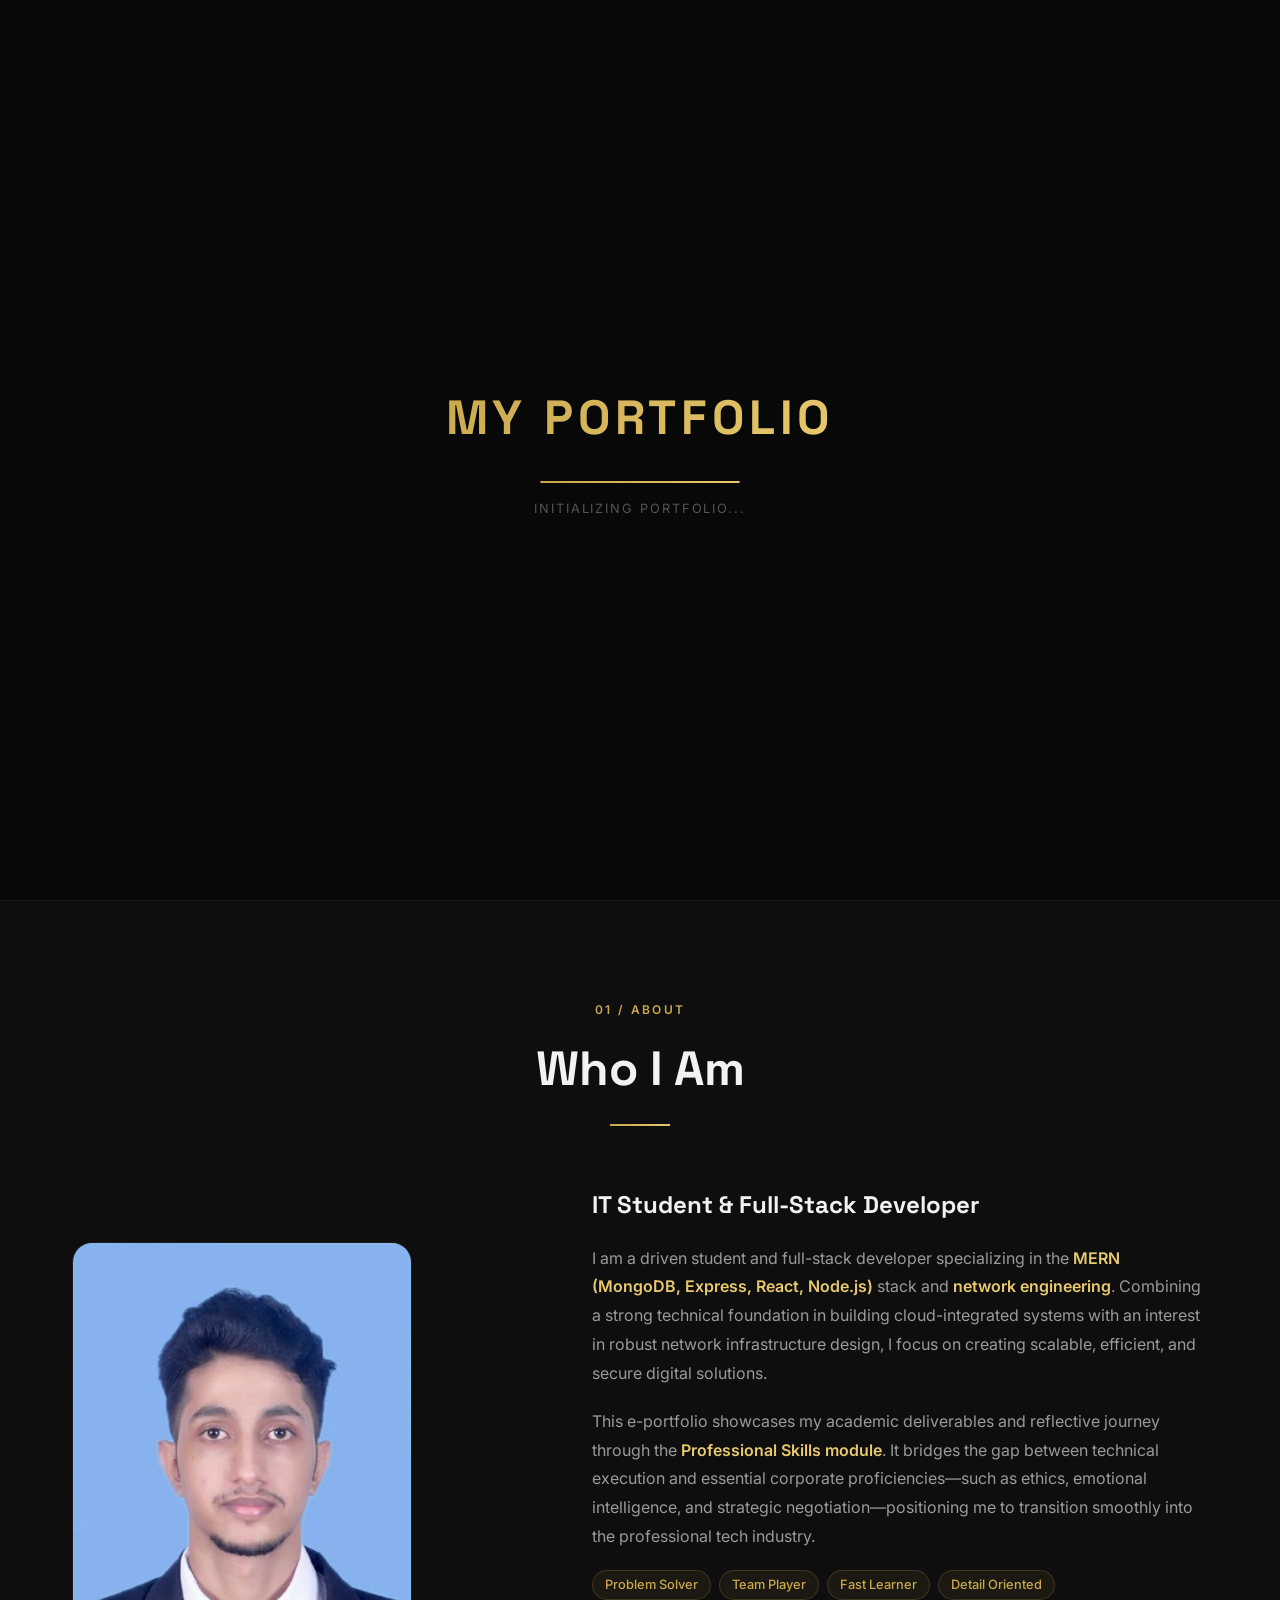
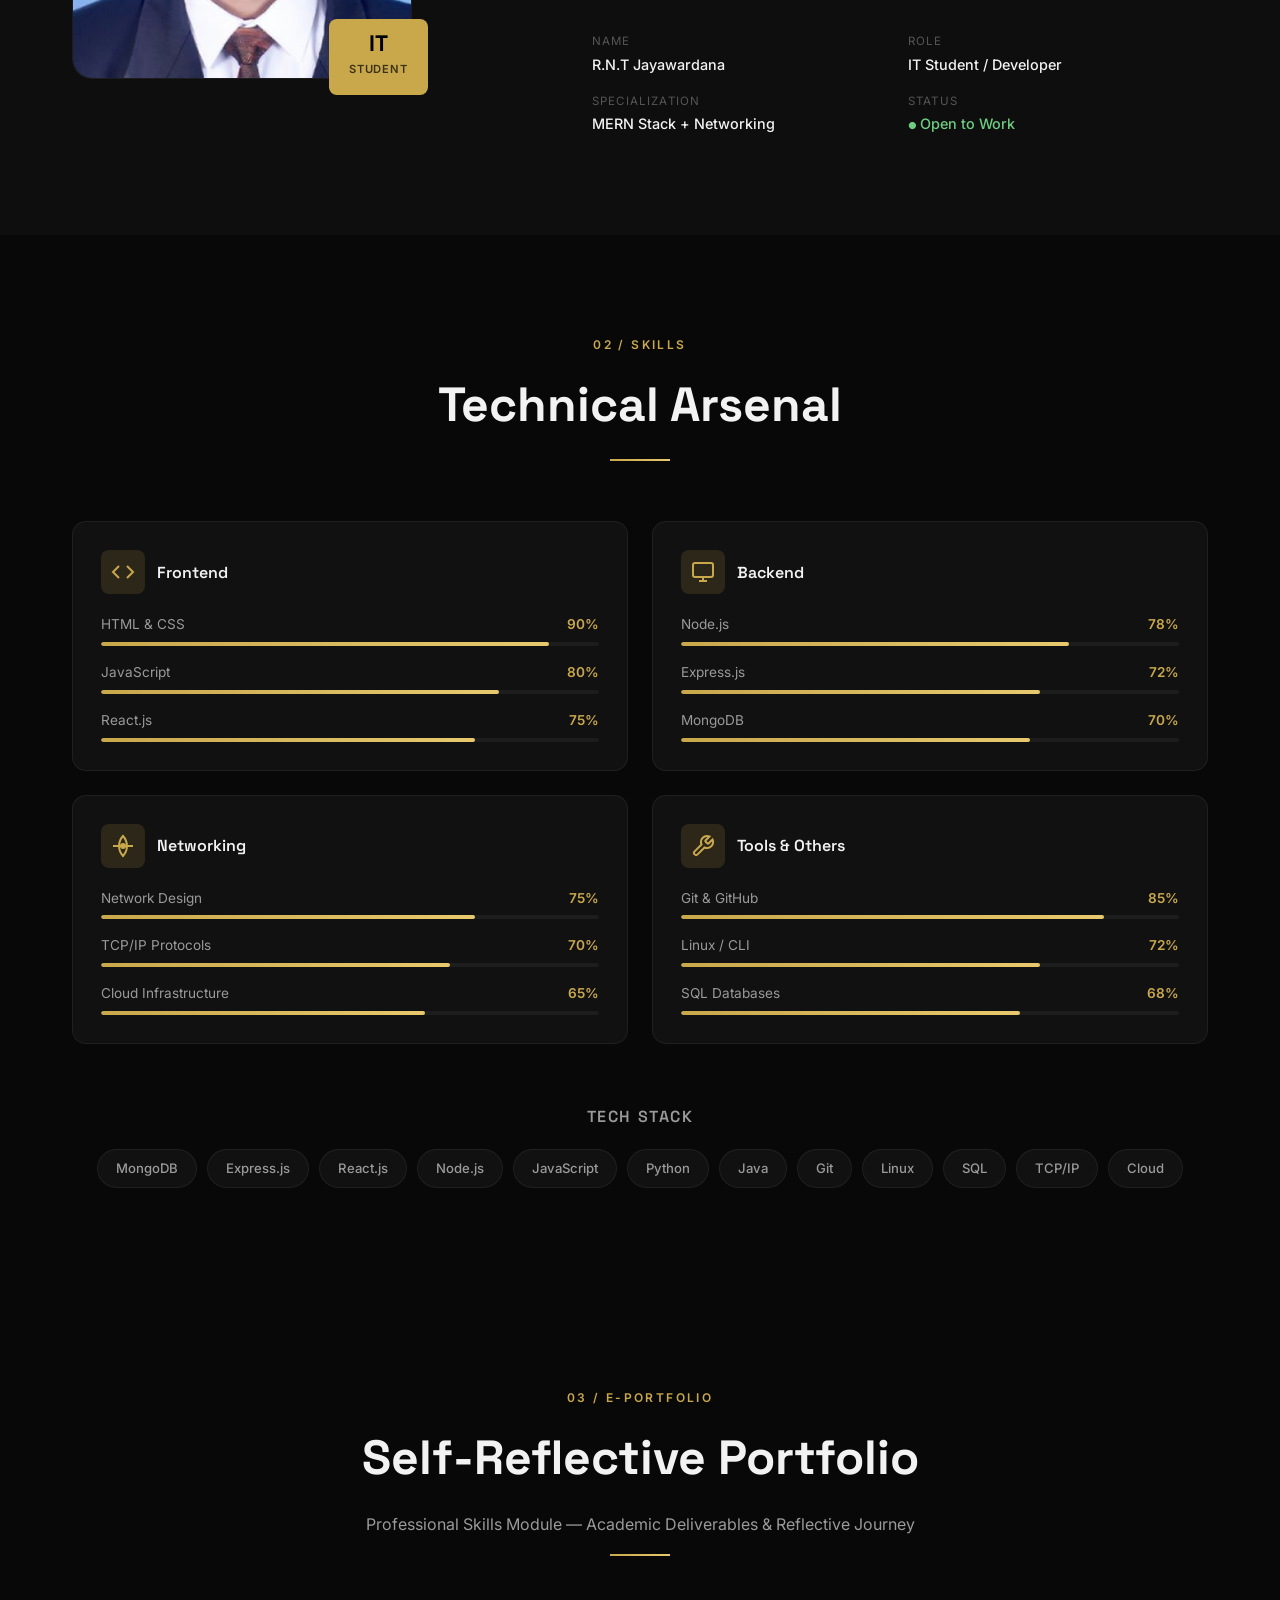
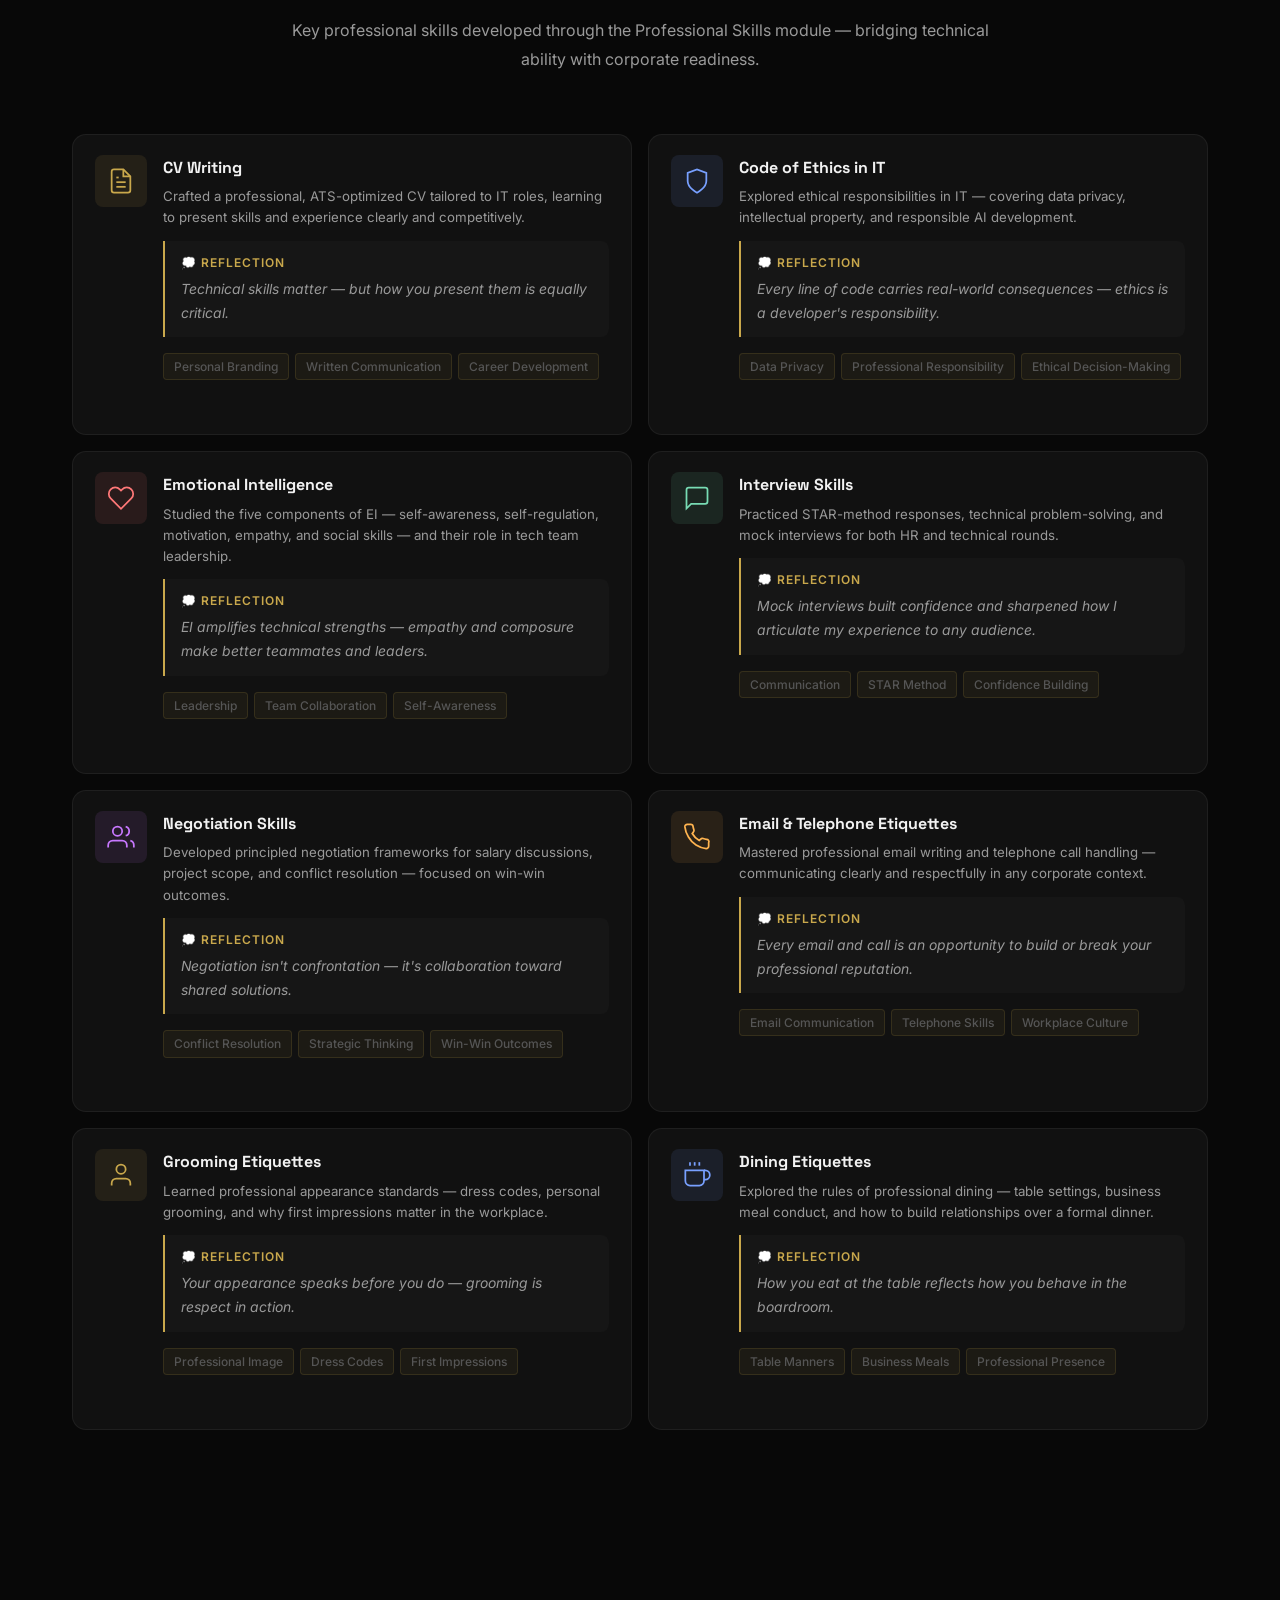
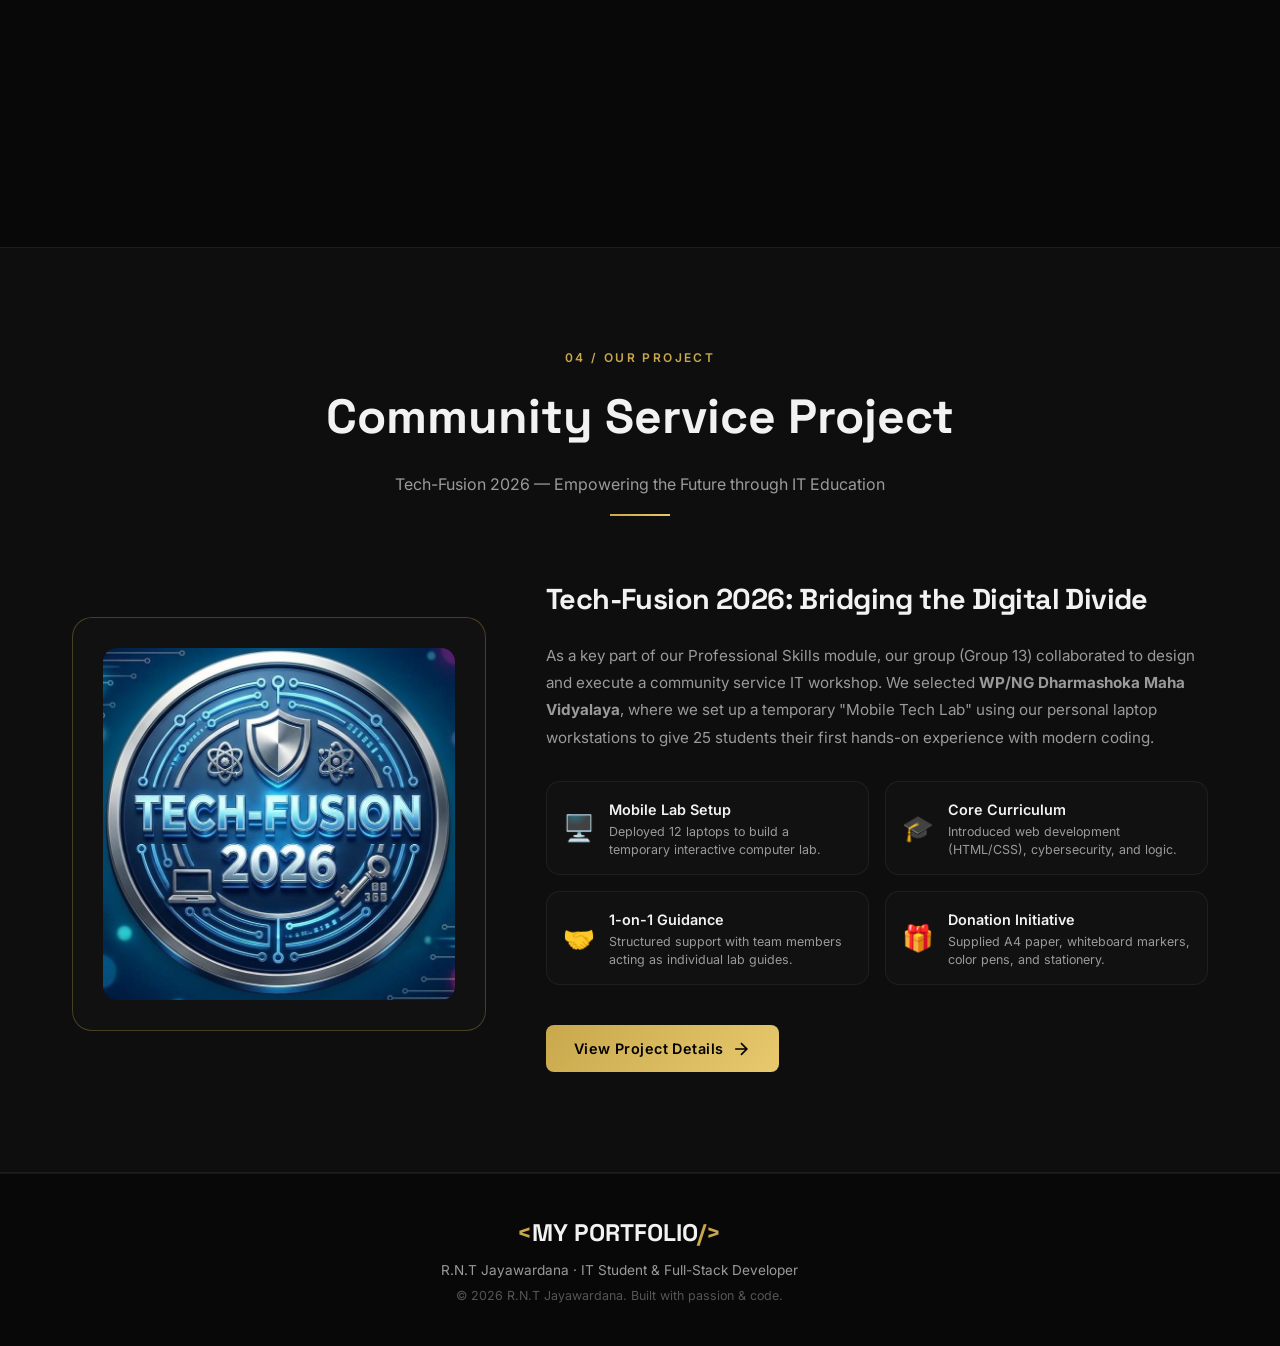
<file: index.html>
<!DOCTYPE html>
<html lang="en">
<head>
  <meta charset="UTF-8" />
  <meta name="viewport" content="width=device-width, initial-scale=1.0" />
  <meta name="description" content="R.N.T Jayawardana – IT Student & Full-Stack Developer specializing in MERN stack and network engineering. Professional e-Portfolio showcasing academic deliverables and reflective journey." />
  <meta name="keywords" content="R.N.T Jayawardana, IT Student, Full-Stack Developer, MERN Stack, Network Engineering, Portfolio, Professional Skills" />
  <meta name="author" content="R.N.T Jayawardana" />
  <meta property="og:title" content="R.N.T Jayawardana | IT Student & Developer" />
  <meta property="og:description" content="Professional e-Portfolio – MERN Stack Developer & Network Engineering Enthusiast" />
  <title>R.N.T Jayawardana | IT Student & Developer</title>
  <link rel="preconnect" href="https://fonts.googleapis.com" />
  <link rel="preconnect" href="https://fonts.gstatic.com" crossorigin />
  <link href="https://fonts.googleapis.com/css2?family=Inter:wght@300;400;500;600;700;800;900&family=Space+Grotesk:wght@300;400;500;600;700&display=swap" rel="stylesheet" />
  <link rel="stylesheet" href="style.css" />
</head>
<body>
  <script>
    (function() {
      const savedTheme = localStorage.getItem('theme');
      if (savedTheme === 'light') {
        document.body.classList.add('light-theme');
      }
    })();
  </script>

  <!-- ===== CUSTOM CURSOR ===== -->
  <div class="cursor" id="cursor"></div>
  <div class="cursor-follower" id="cursorFollower"></div>

  <!-- ===== LOADING SCREEN ===== -->
  <div class="loader" id="loader">
    <div class="loader-content">
      <div class="loader-logo">MY PORTFOLIO</div>
      <div class="loader-bar"><div class="loader-fill"></div></div>
      <p class="loader-text">Initializing Portfolio...</p>
    </div>
  </div>

  <!-- ===== NAVIGATION ===== -->
  <nav class="navbar" id="navbar">
    <div class="nav-container">
      <a href="#home" class="nav-logo">
        <span class="logo-bracket">&lt;</span>MY PORTFOLIO<span class="logo-bracket">/&gt;</span>
      </a>
      <ul class="nav-links" id="navLinks">
        <li><a href="#home" class="nav-link active" data-section="home">Home</a></li>
        <li><a href="#about" class="nav-link" data-section="about">About</a></li>
        <li><a href="#skills" class="nav-link" data-section="skills">Skills</a></li>
        <li><a href="#portfolio" class="nav-link" data-section="portfolio">e-Portfolio</a></li>
        <li><a href="#project" class="nav-link" data-section="project">Our Project</a></li>
      </ul>
      <button class="theme-toggle" id="themeToggle" aria-label="Toggle theme">
        <svg class="sun-icon" width="20" height="20" viewBox="0 0 24 24" fill="none" stroke="currentColor" stroke-width="2">
          <circle cx="12" cy="12" r="5"></circle>
          <line x1="12" y1="1" x2="12" y2="3"></line>
          <line x1="12" y1="21" x2="12" y2="23"></line>
          <line x1="4.22" y1="4.22" x2="5.64" y2="5.64"></line>
          <line x1="18.36" y1="18.36" x2="19.78" y2="19.78"></line>
          <line x1="1" y1="12" x2="3" y2="12"></line>
          <line x1="21" y1="12" x2="23" y2="12"></line>
          <line x1="4.22" y1="19.78" x2="5.64" y2="18.36"></line>
          <line x1="18.36" y1="5.64" x2="19.78" y2="4.22"></line>
        </svg>
        <svg class="moon-icon" width="20" height="20" viewBox="0 0 24 24" fill="none" stroke="currentColor" stroke-width="2">
          <path d="M21 12.79A9 9 0 1 1 11.21 3 7 7 0 0 0 21 12.79z"></path>
        </svg>
      </button>
      <button class="hamburger" id="hamburger" aria-label="Toggle navigation">
        <span></span><span></span><span></span>
      </button>
    </div>
  </nav>

  <!-- ===== HERO SECTION ===== -->
  <section class="hero" id="home">
    <div class="hero-bg">
      <div class="grid-overlay"></div>
      <div class="particle-field" id="particleField"></div>
    </div>
    <div class="hero-content">
      <div class="hero-badge">
        <span class="badge-dot"></span>
        Available for Opportunities
      </div>
      <h1 class="hero-title">
        <span class="hero-greeting">Hello, I'm</span>
        <span class="hero-name">R.N.T Jayawardana</span>
        <span class="hero-role">
          <span class="role-prefix">I build </span>
          <span class="typed-text" id="typedText"></span>
          <span class="cursor-blink">|</span>
        </span>
      </h1>
      <p class="hero-description">
        IT Student & Full-Stack Developer specializing in the <span class="highlight">MERN Stack</span> 
        and <span class="highlight">Network Engineering</span>. Creating scalable, secure, and efficient digital solutions.
      </p>
      <div class="hero-cta">
        <a href="#portfolio" class="btn btn-primary" id="heroPortfolio">
          <span>View e-Portfolio</span>
          <svg width="20" height="20" viewBox="0 0 24 24" fill="none" stroke="currentColor" stroke-width="2"><path d="M5 12h14M12 5l7 7-7 7"/></svg>
        </a>
        <a href="#about" class="btn btn-secondary" id="heroAbout">
          <span>About Me</span>
        </a>
      </div>

    </div>
    <div class="hero-image-wrapper">
      <div class="hero-image-frame">
        <div class="frame-ring ring-1"></div>
        <div class="frame-ring ring-2"></div>
        <div class="frame-ring ring-3"></div>
        <div class="hero-image-container">
          <img src="profile.png" alt="R.N.T Jayawardana" class="hero-image" id="heroImage" />
        </div>
        <div class="tech-badge badge-mern">MERN</div>
        <div class="tech-badge badge-net">Network</div>
        <div class="tech-badge badge-cloud">Cloud</div>
      </div>
    </div>
    <div class="scroll-indicator">
      <span>Scroll</span>
      <div class="scroll-line"></div>
    </div>
  </section>

  <!-- ===== ABOUT SECTION ===== -->
  <section class="section about-section" id="about">
    <div class="container">
      <div class="section-header">
        <span class="section-tag">01 / About</span>
        <h2 class="section-title">Who I Am</h2>
        <div class="section-line"></div>
      </div>
      <div class="about-grid">
        <div class="about-image-col">
          <div class="about-image-wrapper">
            <img src="profile.png" alt="R.N.T Jayawardana" class="about-image" />
            <div class="about-image-border"></div>
            <div class="experience-card">
              <span class="exp-number">IT</span>
              <span class="exp-label">Student</span>
            </div>
          </div>
        </div>
        <div class="about-content">
          <h3 class="about-subtitle">IT Student & Full-Stack Developer</h3>
          <p class="about-text">
            I am a driven student and full-stack developer specializing in the <strong>MERN (MongoDB, Express, React, Node.js)</strong> stack and <strong>network engineering</strong>. Combining a strong technical foundation in building cloud-integrated systems with an interest in robust network infrastructure design, I focus on creating scalable, efficient, and secure digital solutions.
          </p>
          <p class="about-text">
            This e-portfolio showcases my academic deliverables and reflective journey through the <strong>Professional Skills module</strong>. It bridges the gap between technical execution and essential corporate proficiencies—such as ethics, emotional intelligence, and strategic negotiation—positioning me to transition smoothly into the professional tech industry.
          </p>
          <div class="about-tags">
            <span class="tag">Problem Solver</span>
            <span class="tag">Team Player</span>
            <span class="tag">Fast Learner</span>
            <span class="tag">Detail Oriented</span>
          </div>
          <div class="about-info-grid">
            <div class="info-item">
              <span class="info-label">Name</span>
              <span class="info-value">R.N.T Jayawardana</span>
            </div>
            <div class="info-item">
              <span class="info-label">Role</span>
              <span class="info-value">IT Student / Developer</span>
            </div>
            <div class="info-item">
              <span class="info-label">Specialization</span>
              <span class="info-value">MERN Stack + Networking</span>
            </div>
            <div class="info-item">
              <span class="info-label">Status</span>
              <span class="info-value status-open">Open to Work</span>
            </div>
          </div>
        </div>
      </div>
    </div>
  </section>

  <!-- ===== SKILLS SECTION ===== -->
  <section class="section skills-section" id="skills">
    <div class="container">
      <div class="section-header">
        <span class="section-tag">02 / Skills</span>
        <h2 class="section-title">Technical Arsenal</h2>
        <div class="section-line"></div>
      </div>
      <div class="skills-grid">
        <div class="skill-category" id="skillFrontend">
          <div class="skill-category-header">
            <div class="skill-icon">
              <svg width="24" height="24" viewBox="0 0 24 24" fill="none" stroke="currentColor" stroke-width="2"><polyline points="16 18 22 12 16 6"/><polyline points="8 6 2 12 8 18"/></svg>
            </div>
            <h3>Frontend</h3>
          </div>
          <div class="skill-items">
            <div class="skill-item" data-level="90">
              <div class="skill-info"><span>HTML & CSS</span><span class="skill-pct">90%</span></div>
              <div class="skill-bar"><div class="skill-fill" data-width="90"></div></div>
            </div>
            <div class="skill-item" data-level="80">
              <div class="skill-info"><span>JavaScript</span><span class="skill-pct">80%</span></div>
              <div class="skill-bar"><div class="skill-fill" data-width="80"></div></div>
            </div>
            <div class="skill-item" data-level="75">
              <div class="skill-info"><span>React.js</span><span class="skill-pct">75%</span></div>
              <div class="skill-bar"><div class="skill-fill" data-width="75"></div></div>
            </div>
          </div>
        </div>

        <div class="skill-category" id="skillBackend">
          <div class="skill-category-header">
            <div class="skill-icon">
              <svg width="24" height="24" viewBox="0 0 24 24" fill="none" stroke="currentColor" stroke-width="2"><rect x="2" y="3" width="20" height="14" rx="2"/><path d="M8 21h8M12 17v4"/></svg>
            </div>
            <h3>Backend</h3>
          </div>
          <div class="skill-items">
            <div class="skill-item" data-level="78">
              <div class="skill-info"><span>Node.js</span><span class="skill-pct">78%</span></div>
              <div class="skill-bar"><div class="skill-fill" data-width="78"></div></div>
            </div>
            <div class="skill-item" data-level="72">
              <div class="skill-info"><span>Express.js</span><span class="skill-pct">72%</span></div>
              <div class="skill-bar"><div class="skill-fill" data-width="72"></div></div>
            </div>
            <div class="skill-item" data-level="70">
              <div class="skill-info"><span>MongoDB</span><span class="skill-pct">70%</span></div>
              <div class="skill-bar"><div class="skill-fill" data-width="70"></div></div>
            </div>
          </div>
        </div>

        <div class="skill-category" id="skillNetwork">
          <div class="skill-category-header">
            <div class="skill-icon">
              <svg width="24" height="24" viewBox="0 0 24 24" fill="none" stroke="currentColor" stroke-width="2"><circle cx="12" cy="12" r="2"/><path d="M12 2a15.3 15.3 0 0 1 4 10 15.3 15.3 0 0 1-4 10 15.3 15.3 0 0 1-4-10 15.3 15.3 0 0 1 4-10z"/><path d="M2 12h20"/></svg>
            </div>
            <h3>Networking</h3>
          </div>
          <div class="skill-items">
            <div class="skill-item" data-level="75">
              <div class="skill-info"><span>Network Design</span><span class="skill-pct">75%</span></div>
              <div class="skill-bar"><div class="skill-fill" data-width="75"></div></div>
            </div>
            <div class="skill-item" data-level="70">
              <div class="skill-info"><span>TCP/IP Protocols</span><span class="skill-pct">70%</span></div>
              <div class="skill-bar"><div class="skill-fill" data-width="70"></div></div>
            </div>
            <div class="skill-item" data-level="65">
              <div class="skill-info"><span>Cloud Infrastructure</span><span class="skill-pct">65%</span></div>
              <div class="skill-bar"><div class="skill-fill" data-width="65"></div></div>
            </div>
          </div>
        </div>

        <div class="skill-category" id="skillTools">
          <div class="skill-category-header">
            <div class="skill-icon">
              <svg width="24" height="24" viewBox="0 0 24 24" fill="none" stroke="currentColor" stroke-width="2"><path d="M14.7 6.3a1 1 0 0 0 0 1.4l1.6 1.6a1 1 0 0 0 1.4 0l3.77-3.77a6 6 0 0 1-7.94 7.94l-6.91 6.91a2.12 2.12 0 0 1-3-3l6.91-6.91a6 6 0 0 1 7.94-7.94l-3.76 3.76z"/></svg>
            </div>
            <h3>Tools & Others</h3>
          </div>
          <div class="skill-items">
            <div class="skill-item" data-level="85">
              <div class="skill-info"><span>Git & GitHub</span><span class="skill-pct">85%</span></div>
              <div class="skill-bar"><div class="skill-fill" data-width="85"></div></div>
            </div>
            <div class="skill-item" data-level="72">
              <div class="skill-info"><span>Linux / CLI</span><span class="skill-pct">72%</span></div>
              <div class="skill-bar"><div class="skill-fill" data-width="72"></div></div>
            </div>
            <div class="skill-item" data-level="68">
              <div class="skill-info"><span>SQL Databases</span><span class="skill-pct">68%</span></div>
              <div class="skill-bar"><div class="skill-fill" data-width="68"></div></div>
            </div>
          </div>
        </div>
      </div>

      <!-- Tech Stack Pills -->
      <div class="tech-stack">
        <h3 class="tech-stack-title">Tech Stack</h3>
        <div class="tech-pills">
          <span class="tech-pill">MongoDB</span>
          <span class="tech-pill">Express.js</span>
          <span class="tech-pill">React.js</span>
          <span class="tech-pill">Node.js</span>
          <span class="tech-pill">JavaScript</span>
          <span class="tech-pill">Python</span>
          <span class="tech-pill">Java</span>
          <span class="tech-pill">Git</span>
          <span class="tech-pill">Linux</span>
          <span class="tech-pill">SQL</span>
          <span class="tech-pill">TCP/IP</span>
          <span class="tech-pill">Cloud</span>
        </div>
      </div>
    </div>
  </section>

  <!-- ===== E-PORTFOLIO / SELF-REFLECTIVE SECTION ===== -->
  <section class="section portfolio-section" id="portfolio">
    <div class="container">
      <div class="section-header">
        <span class="section-tag">03 / e-Portfolio</span>
        <h2 class="section-title">Self-Reflective Portfolio</h2>
        <p class="section-subtitle">Professional Skills Module — Academic Deliverables & Reflective Journey</p>
        <div class="section-line"></div>
      </div>

      <div class="portfolio-intro">
        <p>Key professional skills developed through the Professional Skills module — bridging technical ability with corporate readiness.</p>
      </div>

      <div class="portfolio-modules">
        <style>
          .portfolio-module.module-link {
            cursor: pointer;
            text-decoration: none;
          }
          .module-read-more {
            display: inline-flex;
            align-items: center;
            gap: 6px;
            margin-top: 12px;
            font-size: 0.78rem;
            font-weight: 600;
            color: var(--accent-gold);
            letter-spacing: 0.05em;
            text-transform: uppercase;
            opacity: 0;
            transform: translateX(-6px);
            transition: opacity 0.25s, transform 0.25s;
          }
          .portfolio-module.module-link:hover .module-read-more {
            opacity: 1;
            transform: translateX(0);
          }
        </style>

        <a href="cv-writing.html" target="_blank" class="portfolio-module module-link" id="moduleCV">
          <div class="module-icon module-icon-1">
            <svg width="28" height="28" viewBox="0 0 24 24" fill="none" stroke="currentColor" stroke-width="1.5"><path d="M14 2H6a2 2 0 0 0-2 2v16a2 2 0 0 0 2 2h12a2 2 0 0 0 2-2V8z"/><polyline points="14 2 14 8 20 8"/><line x1="16" y1="13" x2="8" y2="13"/><line x1="16" y1="17" x2="8" y2="17"/><polyline points="10 9 9 9 8 9"/></svg>
          </div>
          <div class="module-content">
            <h3 class="module-title">CV Writing</h3>
            <p class="module-desc">Crafted a professional, ATS-optimized CV tailored to IT roles, learning to present skills and experience clearly and competitively.</p>
            <div class="module-reflection">
              <span class="reflection-label">💭 Reflection</span>
              <p>Technical skills matter — but how you present them is equally critical.</p>
            </div>
            <div class="module-tags">
              <span>Personal Branding</span><span>Written Communication</span><span>Career Development</span>
            </div>
            <div class="module-read-more">Read More <svg width="13" height="13" viewBox="0 0 24 24" fill="none" stroke="currentColor" stroke-width="2"><path d="M5 12h14M12 5l7 7-7 7"/></svg></div>
          </div>
        </a>

        <a href="code-of-ethics.html" target="_blank" class="portfolio-module module-link" id="moduleEthics">
          <div class="module-icon module-icon-2">
            <svg width="28" height="28" viewBox="0 0 24 24" fill="none" stroke="currentColor" stroke-width="1.5"><path d="M12 22s8-4 8-10V5l-8-3-8 3v7c0 6 8 10 8 10z"/></svg>
          </div>
          <div class="module-content">
            <h3 class="module-title">Code of Ethics in IT</h3>
            <p class="module-desc">Explored ethical responsibilities in IT — covering data privacy, intellectual property, and responsible AI development.</p>
            <div class="module-reflection">
              <span class="reflection-label">💭 Reflection</span>
              <p>Every line of code carries real-world consequences — ethics is a developer's responsibility.</p>
            </div>
            <div class="module-tags">
              <span>Data Privacy</span><span>Professional Responsibility</span><span>Ethical Decision-Making</span>
            </div>
            <div class="module-read-more">Read More <svg width="13" height="13" viewBox="0 0 24 24" fill="none" stroke="currentColor" stroke-width="2"><path d="M5 12h14M12 5l7 7-7 7"/></svg></div>
          </div>
        </a>

        <a href="emotional-intelligence.html" target="_blank" class="portfolio-module module-link" id="moduleEI">
          <div class="module-icon module-icon-3">
            <svg width="28" height="28" viewBox="0 0 24 24" fill="none" stroke="currentColor" stroke-width="1.5"><path d="M20.84 4.61a5.5 5.5 0 0 0-7.78 0L12 5.67l-1.06-1.06a5.5 5.5 0 0 0-7.78 7.78l1.06 1.06L12 21.23l7.78-7.78 1.06-1.06a5.5 5.5 0 0 0 0-7.78z"/></svg>
          </div>
          <div class="module-content">
            <h3 class="module-title">Emotional Intelligence</h3>
            <p class="module-desc">Studied the five components of EI — self-awareness, self-regulation, motivation, empathy, and social skills — and their role in tech team leadership.</p>
            <div class="module-reflection">
              <span class="reflection-label">💭 Reflection</span>
              <p>EI amplifies technical strengths — empathy and composure make better teammates and leaders.</p>
            </div>
            <div class="module-tags">
              <span>Leadership</span><span>Team Collaboration</span><span>Self-Awareness</span>
            </div>
            <div class="module-read-more">Read More <svg width="13" height="13" viewBox="0 0 24 24" fill="none" stroke="currentColor" stroke-width="2"><path d="M5 12h14M12 5l7 7-7 7"/></svg></div>
          </div>
        </a>

        <a href="interview-skills.html" target="_blank" class="portfolio-module module-link" id="moduleInterview">
          <div class="module-icon module-icon-4">
            <svg width="28" height="28" viewBox="0 0 24 24" fill="none" stroke="currentColor" stroke-width="1.5"><path d="M21 15a2 2 0 0 1-2 2H7l-4 4V5a2 2 0 0 1 2-2h14a2 2 0 0 1 2 2z"/></svg>
          </div>
          <div class="module-content">
            <h3 class="module-title">Interview Skills</h3>
            <p class="module-desc">Practiced STAR-method responses, technical problem-solving, and mock interviews for both HR and technical rounds.</p>
            <div class="module-reflection">
              <span class="reflection-label">💭 Reflection</span>
              <p>Mock interviews built confidence and sharpened how I articulate my experience to any audience.</p>
            </div>
            <div class="module-tags">
              <span>Communication</span><span>STAR Method</span><span>Confidence Building</span>
            </div>
            <div class="module-read-more">Read More <svg width="13" height="13" viewBox="0 0 24 24" fill="none" stroke="currentColor" stroke-width="2"><path d="M5 12h14M12 5l7 7-7 7"/></svg></div>
          </div>
        </a>

        <a href="negotiation-skills.html" target="_blank" class="portfolio-module module-link" id="moduleNegotiation">
          <div class="module-icon module-icon-5">
            <svg width="28" height="28" viewBox="0 0 24 24" fill="none" stroke="currentColor" stroke-width="1.5"><path d="M17 21v-2a4 4 0 0 0-4-4H5a4 4 0 0 0-4 4v2"/><circle cx="9" cy="7" r="4"/><path d="M23 21v-2a4 4 0 0 0-3-3.87"/><path d="M16 3.13a4 4 0 0 1 0 7.75"/></svg>
          </div>
          <div class="module-content">
            <h3 class="module-title">Negotiation Skills</h3>
            <p class="module-desc">Developed principled negotiation frameworks for salary discussions, project scope, and conflict resolution — focused on win-win outcomes.</p>
            <div class="module-reflection">
              <span class="reflection-label">💭 Reflection</span>
              <p>Negotiation isn't confrontation — it's collaboration toward shared solutions.</p>
            </div>
            <div class="module-tags">
              <span>Conflict Resolution</span><span>Strategic Thinking</span><span>Win-Win Outcomes</span>
            </div>
            <div class="module-read-more">Read More <svg width="13" height="13" viewBox="0 0 24 24" fill="none" stroke="currentColor" stroke-width="2"><path d="M5 12h14M12 5l7 7-7 7"/></svg></div>
          </div>
        </a>

        <!-- Etiquettes sub-group -->
        <a href="email-telephone-etiquettes.html" target="_blank" class="portfolio-module module-link" id="moduleEtiquetteEmail">
          <div class="module-icon module-icon-6">
            <svg width="28" height="28" viewBox="0 0 24 24" fill="none" stroke="currentColor" stroke-width="1.5"><path d="M22 16.92v3a2 2 0 0 1-2.18 2 19.79 19.79 0 0 1-8.63-3.07A19.5 19.5 0 0 1 4.69 12a19.79 19.79 0 0 1-3.07-8.67A2 2 0 0 1 3.6 1.19h3a2 2 0 0 1 2 1.72 12.84 12.84 0 0 0 .7 2.81 2 2 0 0 1-.45 2.11L7.91 9a16 16 0 0 0 6 6l1.27-1.27a2 2 0 0 1 2.11-.45 12.84 12.84 0 0 0 2.81.7A2 2 0 0 1 22 16.92z"/></svg>
          </div>
          <div class="module-content">
            <h3 class="module-title">Email &amp; Telephone Etiquettes</h3>
            <p class="module-desc">Mastered professional email writing and telephone call handling — communicating clearly and respectfully in any corporate context.</p>
            <div class="module-reflection">
              <span class="reflection-label">💭 Reflection</span>
              <p>Every email and call is an opportunity to build or break your professional reputation.</p>
            </div>
            <div class="module-tags">
              <span>Email Communication</span><span>Telephone Skills</span><span>Workplace Culture</span>
            </div>
            <div class="module-read-more">Read More <svg width="13" height="13" viewBox="0 0 24 24" fill="none" stroke="currentColor" stroke-width="2"><path d="M5 12h14M12 5l7 7-7 7"/></svg></div>
          </div>
        </a>

        <a href="grooming-etiquettes.html" target="_blank" class="portfolio-module module-link" id="moduleEtiquetteGrooming">
          <div class="module-icon module-icon-1">
            <svg width="28" height="28" viewBox="0 0 24 24" fill="none" stroke="currentColor" stroke-width="1.5"><path d="M20 21v-2a4 4 0 0 0-4-4H8a4 4 0 0 0-4 4v2"/><circle cx="12" cy="7" r="4"/></svg>
          </div>
          <div class="module-content">
            <h3 class="module-title">Grooming Etiquettes</h3>
            <p class="module-desc">Learned professional appearance standards — dress codes, personal grooming, and why first impressions matter in the workplace.</p>
            <div class="module-reflection">
              <span class="reflection-label">💭 Reflection</span>
              <p>Your appearance speaks before you do — grooming is respect in action.</p>
            </div>
            <div class="module-tags">
              <span>Professional Image</span><span>Dress Codes</span><span>First Impressions</span>
            </div>
            <div class="module-read-more">Read More <svg width="13" height="13" viewBox="0 0 24 24" fill="none" stroke="currentColor" stroke-width="2"><path d="M5 12h14M12 5l7 7-7 7"/></svg></div>
          </div>
        </a>

        <a href="dining-etiquettes.html" target="_blank" class="portfolio-module module-link" id="moduleEtiquetteDining">
          <div class="module-icon module-icon-2">
            <svg width="28" height="28" viewBox="0 0 24 24" fill="none" stroke="currentColor" stroke-width="1.5"><path d="M18 8h1a4 4 0 0 1 0 8h-1"/><path d="M2 8h16v9a4 4 0 0 1-4 4H6a4 4 0 0 1-4-4V8z"/><line x1="6" y1="1" x2="6" y2="4"/><line x1="10" y1="1" x2="10" y2="4"/><line x1="14" y1="1" x2="14" y2="4"/></svg>
          </div>
          <div class="module-content">
            <h3 class="module-title">Dining Etiquettes</h3>
            <p class="module-desc">Explored the rules of professional dining — table settings, business meal conduct, and how to build relationships over a formal dinner.</p>
            <div class="module-reflection">
              <span class="reflection-label">💭 Reflection</span>
              <p>How you eat at the table reflects how you behave in the boardroom.</p>
            </div>
            <div class="module-tags">
              <span>Table Manners</span><span>Business Meals</span><span>Professional Presence</span>
            </div>
            <div class="module-read-more">Read More <svg width="13" height="13" viewBox="0 0 24 24" fill="none" stroke="currentColor" stroke-width="2"><path d="M5 12h14M12 5l7 7-7 7"/></svg></div>
          </div>
        </a>

        <a href="employability-skills.html" target="_blank" class="portfolio-module module-link" id="moduleEmployability">
          <div class="module-icon module-icon-3">
            <svg width="28" height="28" viewBox="0 0 24 24" fill="none" stroke="currentColor" stroke-width="1.5"><rect x="2" y="7" width="20" height="14" rx="2"/><path d="M16 21V5a2 2 0 0 0-2-2h-4a2 2 0 0 0-2 2v16"/></svg>
          </div>
          <div class="module-content">
            <h3 class="module-title">Employability Skills</h3>
            <p class="module-desc">Discovered core transferable skills — communication, teamwork, problem-solving, and the Johari Window for self-awareness.</p>
            <div class="module-reflection">
              <span class="reflection-label">💭 Reflection</span>
              <p>Qualifications open doors — employability skills determine how far you walk through them.</p>
            </div>
            <div class="module-tags">
              <span>Teamwork</span><span>Self-Awareness</span><span>Adaptability</span>
            </div>
            <div class="module-read-more">Read More <svg width="13" height="13" viewBox="0 0 24 24" fill="none" stroke="currentColor" stroke-width="2"><path d="M5 12h14M12 5l7 7-7 7"/></svg></div>
          </div>
        </a>

        <a href="portfolio-writing.html" target="_blank" class="portfolio-module module-link" id="modulePortfolio">
          <div class="module-icon module-icon-4">
            <svg width="28" height="28" viewBox="0 0 24 24" fill="none" stroke="currentColor" stroke-width="1.5"><path d="M2 3h6a4 4 0 0 1 4 4v14a3 3 0 0 0-3-3H2z"/><path d="M22 3h-6a4 4 0 0 0-4 4v14a3 3 0 0 1 3-3h7z"/></svg>
          </div>
          <div class="module-content">
            <h3 class="module-title">Portfolio Writing</h3>
            <p class="module-desc">Learned how to build a professional e-portfolio to showcase skills, projects, and growth — this very site is the result of that learning.</p>
            <div class="module-reflection">
              <span class="reflection-label">💭 Reflection</span>
              <p>A portfolio is the proof that turns your promises into credibility.</p>
            </div>
            <div class="module-tags">
              <span>Personal Branding</span><span>Storytelling</span><span>Digital Presence</span>
            </div>
            <div class="module-read-more">Read More <svg width="13" height="13" viewBox="0 0 24 24" fill="none" stroke="currentColor" stroke-width="2"><path d="M5 12h14M12 5l7 7-7 7"/></svg></div>
          </div>
        </a>

      </div>
    </div>
  </section>

  <!-- ===== OUR PROJECT SECTION ===== -->
  <section class="section project-section" id="project">
    <div class="container">
      <div class="section-header">
        <span class="section-tag">04 / Our Project</span>
        <h2 class="section-title">Community Service Project</h2>
        <p class="section-subtitle">Tech-Fusion 2026 — Empowering the Future through IT Education</p>
        <div class="section-line"></div>
      </div>

      <div class="project-brief-grid">
        <div class="project-logo-frame">
          <div class="project-logo-glow"></div>
          <img src="images/project_img_p1_1.jpg" alt="Tech-Fusion 2026 Logo" class="project-logo" />
        </div>
        <div class="project-brief-content">
          <h3 class="project-brief-title">Tech-Fusion 2026: Bridging the Digital Divide</h3>
          <p class="project-brief-desc">
            As a key part of our Professional Skills module, our group (Group 13) collaborated to design and execute a community service IT workshop. We selected <strong>WP/NG Dharmashoka Maha Vidyalaya</strong>, where we set up a temporary "Mobile Tech Lab" using our personal laptop workstations to give 25 students their first hands-on experience with modern coding.
          </p>
          <div class="project-highlights">
            <div class="highlight-item">
              <span class="highlight-icon">🖥️</span>
              <div class="highlight-info">
                <h4>Mobile Lab Setup</h4>
                <p>Deployed 12 laptops to build a temporary interactive computer lab.</p>
              </div>
            </div>
            <div class="highlight-item">
              <span class="highlight-icon">🎓</span>
              <div class="highlight-info">
                <h4>Core Curriculum</h4>
                <p>Introduced web development (HTML/CSS), cybersecurity, and logic.</p>
              </div>
            </div>
            <div class="highlight-item">
              <span class="highlight-icon">🤝</span>
              <div class="highlight-info">
                <h4>1-on-1 Guidance</h4>
                <p>Structured support with team members acting as individual lab guides.</p>
              </div>
            </div>
            <div class="highlight-item">
              <span class="highlight-icon">🎁</span>
              <div class="highlight-info">
                <h4>Donation Initiative</h4>
                <p>Supplied A4 paper, whiteboard markers, color pens, and stationery.</p>
              </div>
            </div>
          </div>
          <div class="project-cta-wrapper">
            <a href="community-project.html" target="_blank" class="btn btn-primary btn-project-cta">
              <span>View Project Details</span>
              <svg width="20" height="20" viewBox="0 0 24 24" fill="none" stroke="currentColor" stroke-width="2"><path d="M5 12h14M12 5l7 7-7 7"/></svg>
            </a>
          </div>
        </div>
      </div>
    </div>
  </section>

  <!-- CONTACT SECTION REMOVED -->

  <!-- ===== FOOTER ===== -->
  <footer class="footer">
    <div class="container">
      <div class="footer-content">
        <div class="footer-logo">
          <span class="logo-bracket">&lt;</span>MY PORTFOLIO<span class="logo-bracket">/&gt;</span>
        </div>
        <p class="footer-text">R.N.T Jayawardana · IT Student & Full-Stack Developer</p>
        <p class="footer-copy">© 2026 R.N.T Jayawardana. Built with passion & code.</p>
      </div>
      <button class="back-to-top" id="backToTop" aria-label="Back to top">
        <svg width="20" height="20" viewBox="0 0 24 24" fill="none" stroke="currentColor" stroke-width="2"><polyline points="18 15 12 9 6 15"/></svg>
      </button>
    </div>
  </footer>

  <script src="script.js"></script>
</body>
</html>
</file>
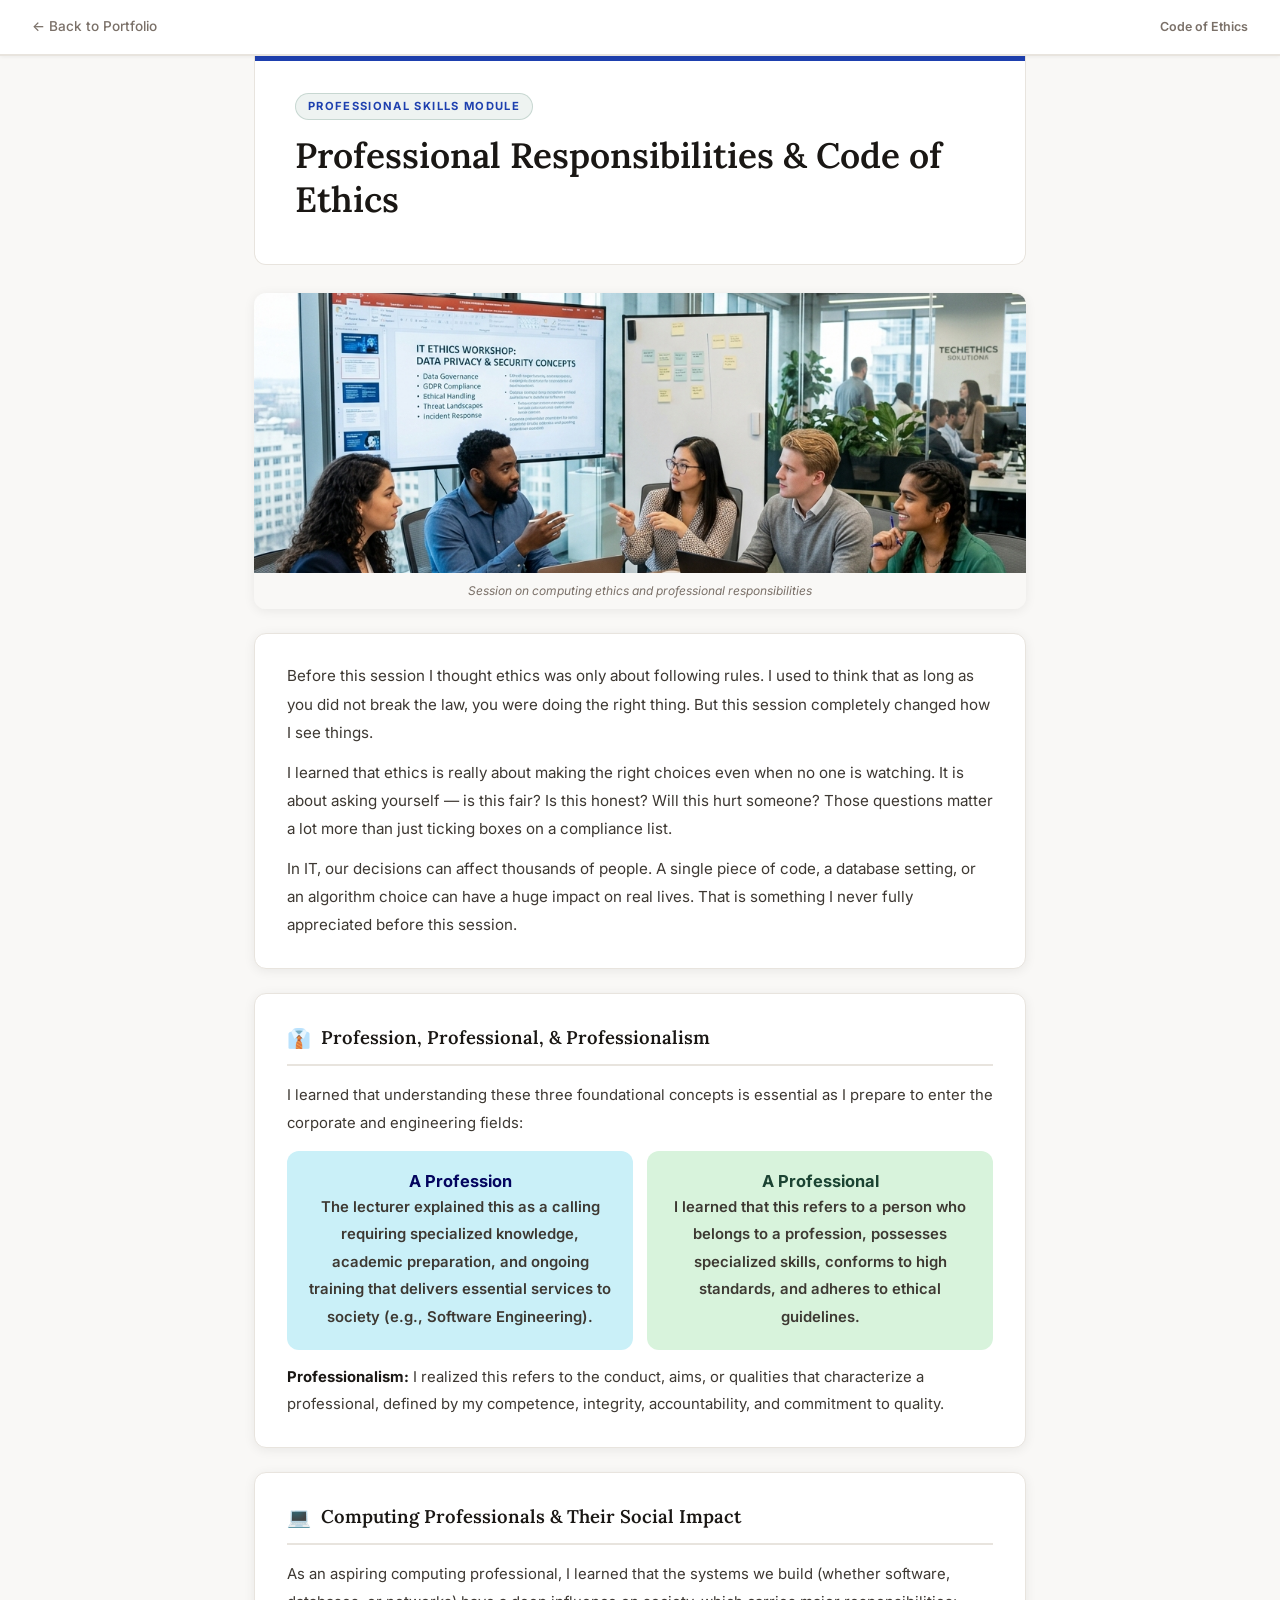
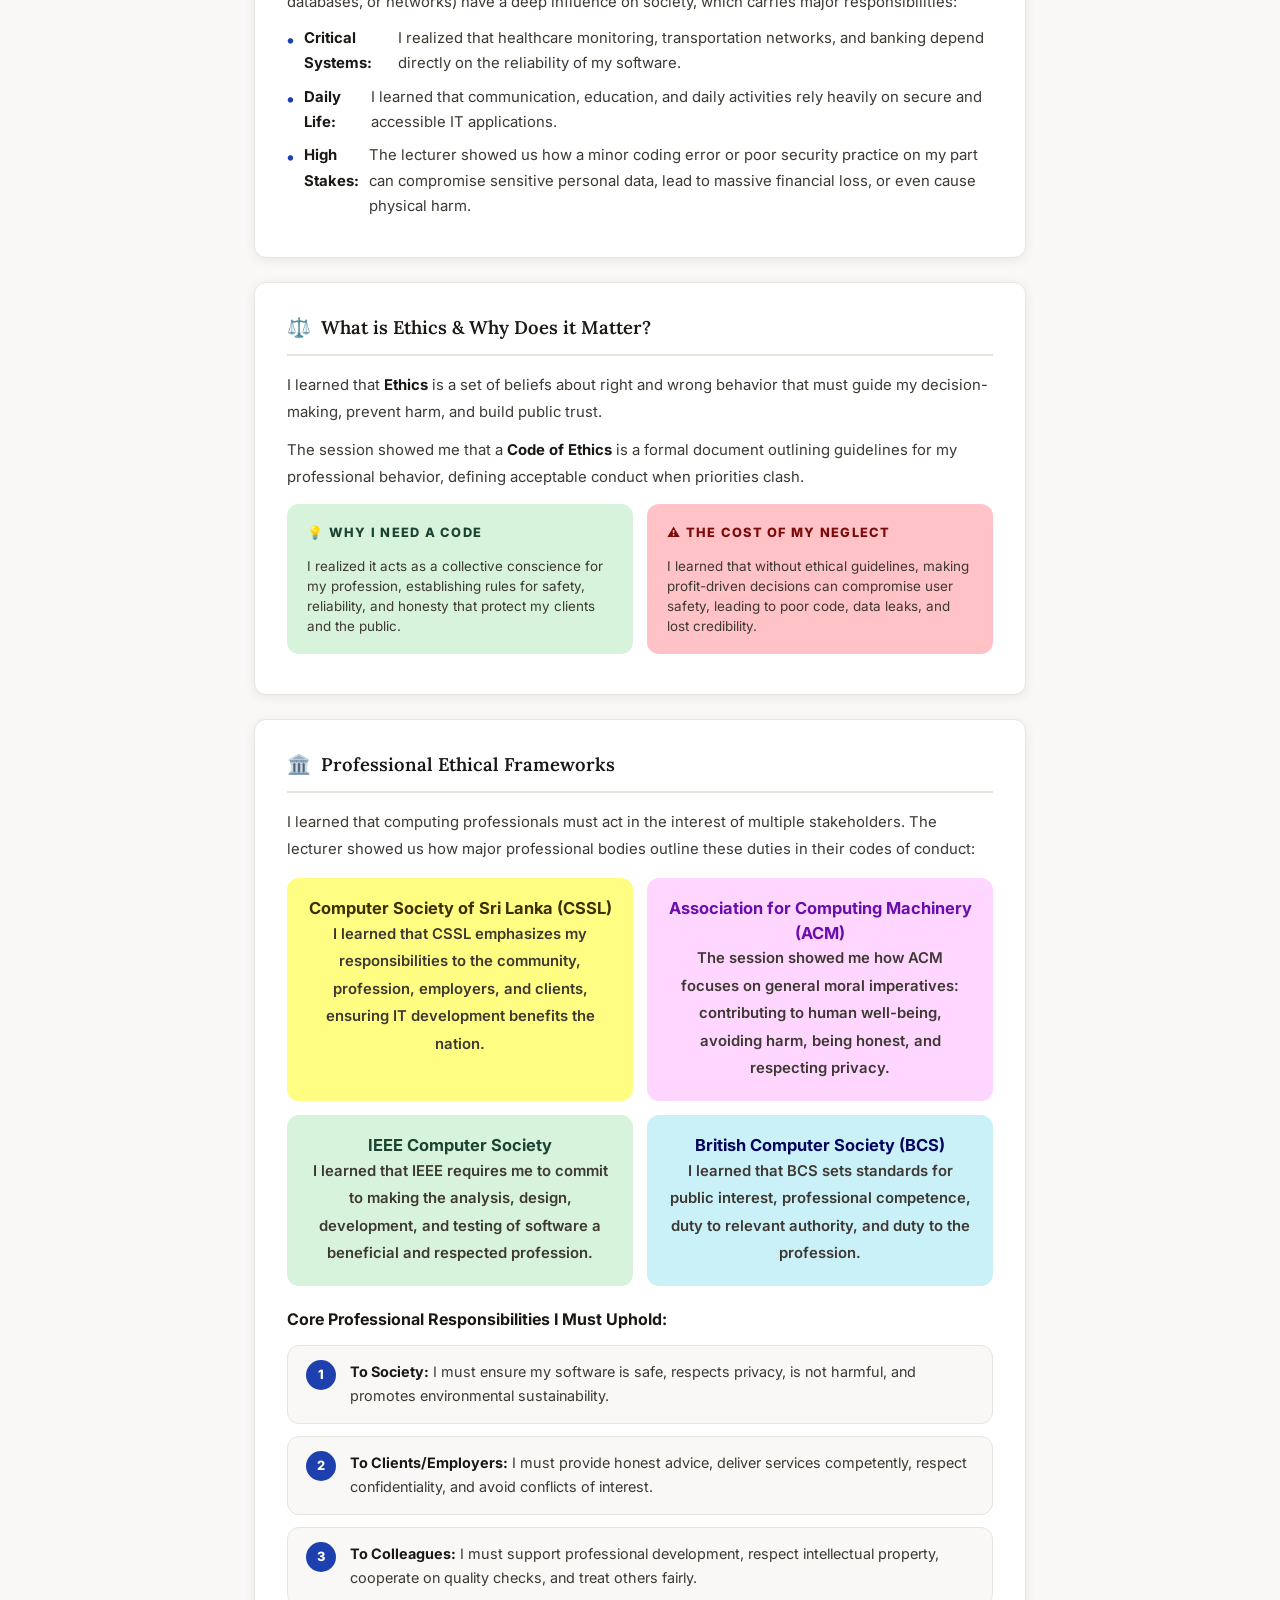
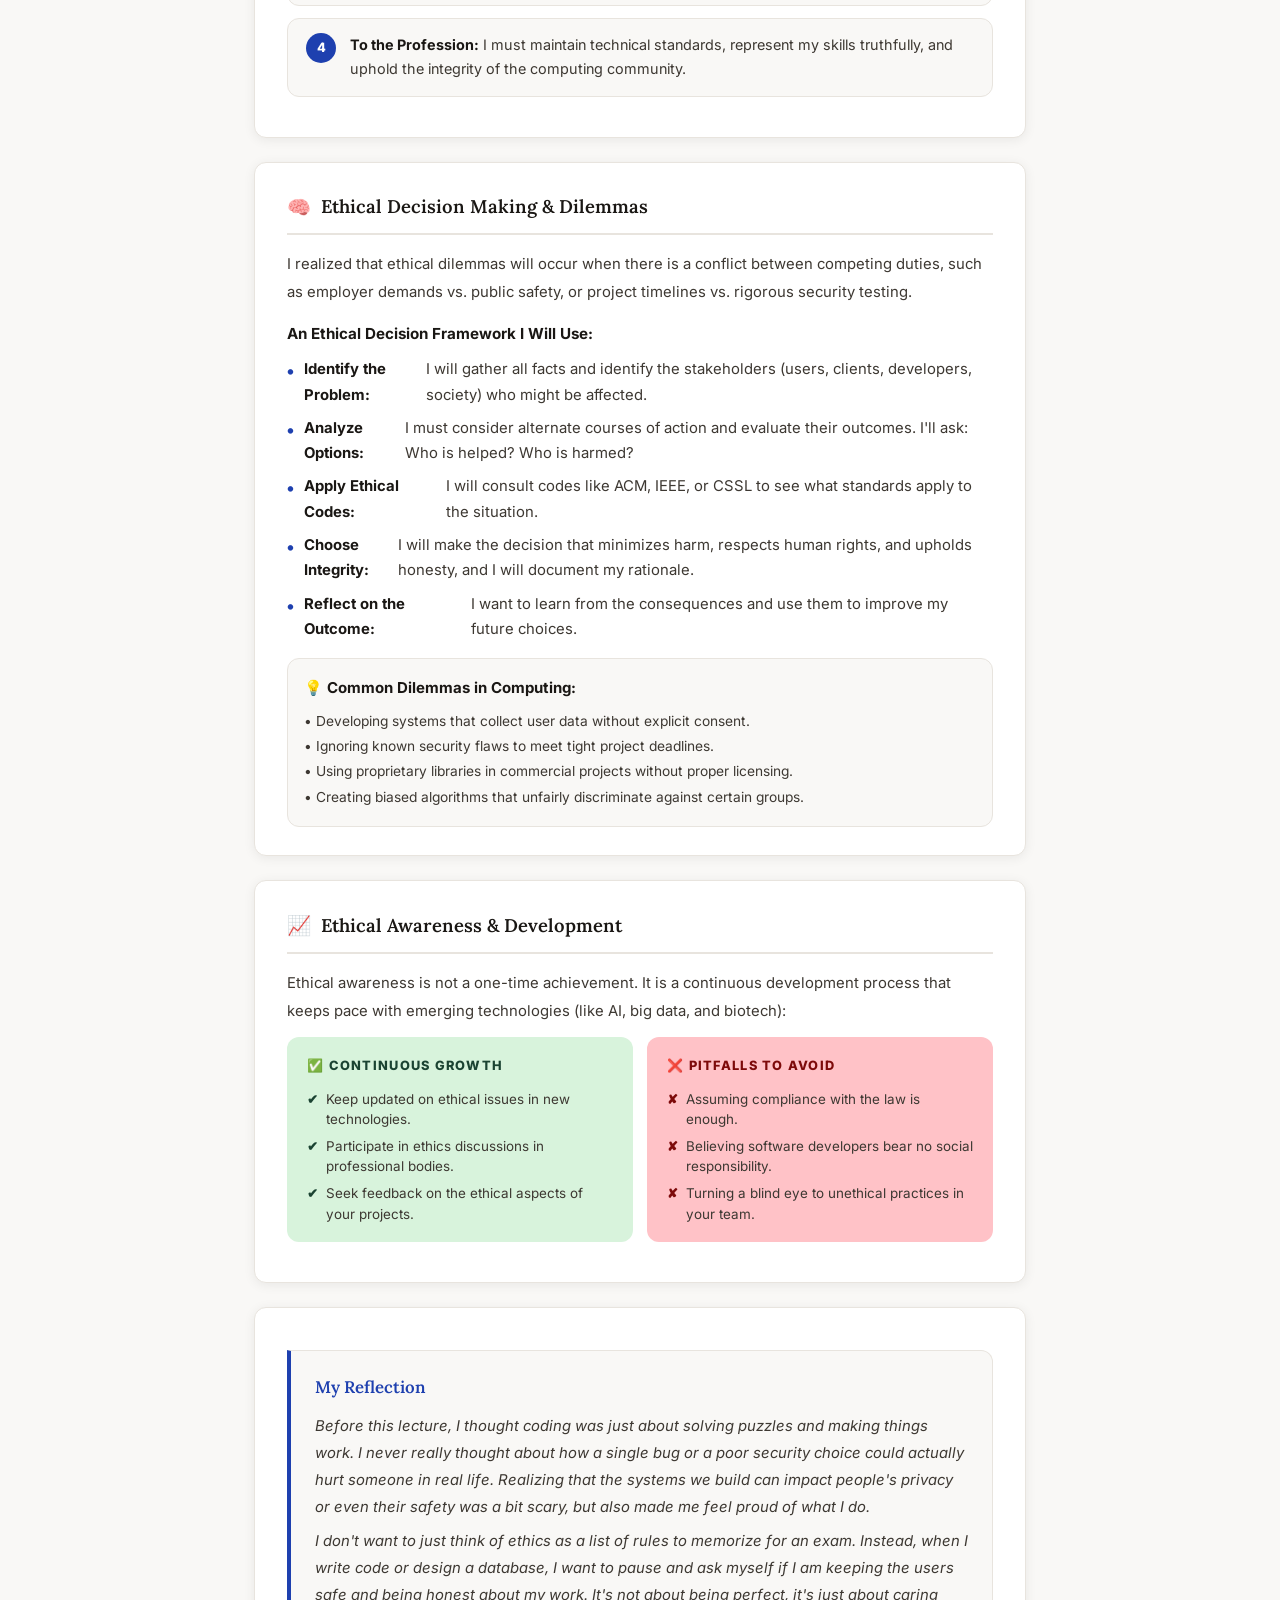
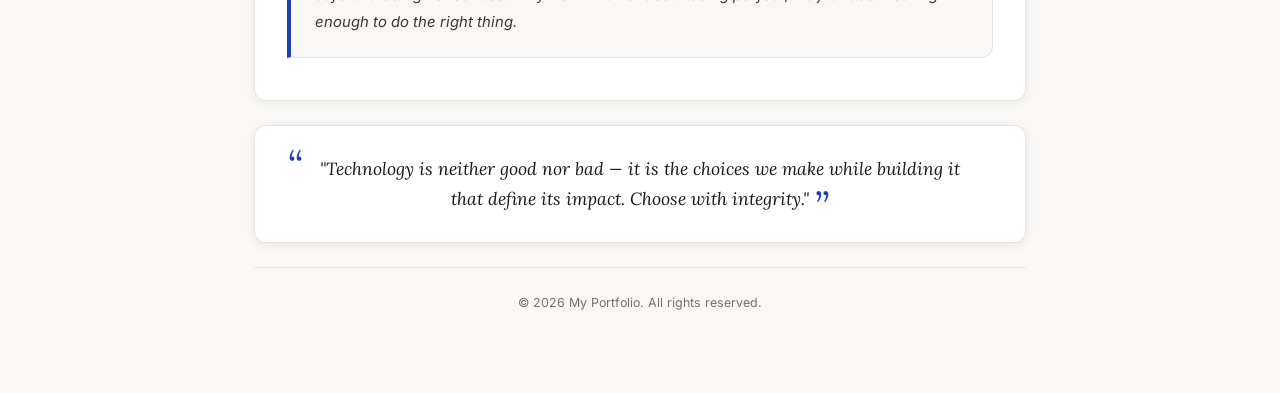
<file: code-of-ethics.html>
<!DOCTYPE html>
<html lang="en">
<head>
  <meta charset="UTF-8" />
  <meta name="viewport" content="width=device-width, initial-scale=1.0" />
  <meta name="description" content="Professional e-Portfolio entry on IT Ethics and Professionalism. Reviewing ACM, IEEE, CSSL, and BCS codes of conduct, ethical dilemmas, and decision frameworks." />
  <title>Professional Responsibilities & Code of Ethics | Portfolio</title>
  <link rel="stylesheet" href="style.css" />
  <link rel="stylesheet" href="portfolio-style.css" />
  <style>
    :root {
      --header-accent: #1e40af;
    }
  </style>
</head>
<body>

  <!-- TOP BAR -->
  <div class="p-topbar">
    <a href="index.html#portfolio" class="p-back-btn">&#8592; Back to Portfolio</a>
    <span class="p-breadcrumb">Code of Ethics</span>
  </div>

  <!-- PAGE WRAPPER -->
  <div class="p-page">

    <!-- HEADER -->
    <div class="p-header">
      <span class="p-subject-tag">Professional Skills Module</span>
      <h1 class="p-title">Professional Responsibilities & Code of Ethics</h1>
    </div>

    <!-- SESSION PHOTO -->
    <div class="p-session-photo">
      <img src="images/ethics_session.png" alt="Professional Responsibilities & Code of Ethics Session" />
      <p class="p-photo-caption">Session on computing ethics and professional responsibilities</p>
    </div>

    <!-- INTRO -->
    <div class="p-intro">
      <p>
        Before this session I thought ethics was only about following rules. I used to think that
        as long as you did not break the law, you were doing the right thing. But this session
        completely changed how I see things.
      </p>
      <p>
        I learned that ethics is really about making the right choices even when no one is
        watching. It is about asking yourself — is this fair? Is this honest? Will this hurt
        someone? Those questions matter a lot more than just ticking boxes on a compliance list.
      </p>
      <p>
        In IT, our decisions can affect thousands of people. A single piece of code, a database
        setting, or an algorithm choice can have a huge impact on real lives. That is something
        I never fully appreciated before this session.
      </p>
    </div>

    
    <!-- SECTION: Profession & Professionalism -->
    <div class="p-section">
      <h2 class="p-section-title"><span class="s-icon">👔</span>Profession, Professional, & Professionalism</h2>
      <p>I learned that understanding these three foundational concepts is essential as I prepare to enter the corporate and engineering fields:</p>
      <div class="p-boxes-grid">
        <div class="p-box blue">
          <h3>A Profession</h3>
          <p>The lecturer explained this as a calling requiring specialized knowledge, academic preparation, and ongoing training that delivers essential services to society (e.g., Software Engineering).</p>
        </div>
        <div class="p-box green">
          <h3>A Professional</h3>
          <p>I learned that this refers to a person who belongs to a profession, possesses specialized skills, conforms to high standards, and adheres to ethical guidelines.</p>
        </div>
      </div>
      <p style="margin-top:14px;"><strong>Professionalism:</strong> I realized this refers to the conduct, aims, or qualities that characterize a professional, defined by my competence, integrity, accountability, and commitment to quality.</p>
    </div>

    <!-- SECTION: Computing Professionals & Impact -->
    <div class="p-section">
      <h2 class="p-section-title"><span class="s-icon">💻</span>Computing Professionals & Their Social Impact</h2>
      <p>As an aspiring computing professional, I learned that the systems we build (whether software, databases, or networks) have a deep influence on society, which carries major responsibilities:</p>
      <ul class="p-list">
        <li><strong>Critical Systems:</strong> I realized that healthcare monitoring, transportation networks, and banking depend directly on the reliability of my software.</li>
        <li><strong>Daily Life:</strong> I learned that communication, education, and daily activities rely heavily on secure and accessible IT applications.</li>
        <li><strong>High Stakes:</strong> The lecturer showed us how a minor coding error or poor security practice on my part can compromise sensitive personal data, lead to massive financial loss, or even cause physical harm.</li>
      </ul>
    </div>

    <!-- SECTION: Ethics & Code of Ethics -->
    <div class="p-section">
      <h2 class="p-section-title"><span class="s-icon">⚖️</span>What is Ethics & Why Does it Matter?</h2>
      <p>I learned that <strong>Ethics</strong> is a set of beliefs about right and wrong behavior that must guide my decision-making, prevent harm, and build public trust.</p>
      <p>The session showed me that a <strong>Code of Ethics</strong> is a formal document outlining guidelines for my professional behavior, defining acceptable conduct when priorities clash.</p>
      <div class="p-do-dont">
        <div class="p-do">
          <h3 class="p-do-title">💡 Why I Need a Code</h3>
          <p style="font-size: 0.84rem; color: var(--text-body); line-height: 1.5;">I realized it acts as a collective conscience for my profession, establishing rules for safety, reliability, and honesty that protect my clients and the public.</p>
        </div>
        <div class="p-dont">
          <h3 class="p-dont-title">⚠️ The Cost of My Neglect</h3>
          <p style="font-size: 0.84rem; color: var(--text-body); line-height: 1.5;">I learned that without ethical guidelines, making profit-driven decisions can compromise user safety, leading to poor code, data leaks, and lost credibility.</p>
        </div>
      </div>
    </div>

    <!-- SECTION: Professional Responsibilities & Bodies -->
    <div class="p-section">
      <h2 class="p-section-title"><span class="s-icon">🏛️</span>Professional Ethical Frameworks</h2>
      <p>I learned that computing professionals must act in the interest of multiple stakeholders. The lecturer showed us how major professional bodies outline these duties in their codes of conduct:</p>
      
      <div class="p-boxes-grid">
        <div class="p-box yellow">
          <h3>Computer Society of Sri Lanka (CSSL)</h3>
          <p>I learned that CSSL emphasizes my responsibilities to the community, profession, employers, and clients, ensuring IT development benefits the nation.</p>
        </div>
        <div class="p-box pink">
          <h3>Association for Computing Machinery (ACM)</h3>
          <p>The session showed me how ACM focuses on general moral imperatives: contributing to human well-being, avoiding harm, being honest, and respecting privacy.</p>
        </div>
        <div class="p-box green">
          <h3>IEEE Computer Society</h3>
          <p>I learned that IEEE requires me to commit to making the analysis, design, development, and testing of software a beneficial and respected profession.</p>
        </div>
        <div class="p-box blue">
          <h3>British Computer Society (BCS)</h3>
          <p>I learned that BCS sets standards for public interest, professional competence, duty to relevant authority, and duty to the profession.</p>
        </div>
      </div>
      
      <h3 style="margin-top:20px; margin-bottom:10px; font-size:1rem; color:var(--text-dark);">Core Professional Responsibilities I Must Uphold:</h3>
      <ol class="p-steps">
        <li class="p-step">
          <span class="p-step-num">1</span>
          <div class="p-step-text"><strong>To Society:</strong> I must ensure my software is safe, respects privacy, is not harmful, and promotes environmental sustainability.</div>
        </li>
        <li class="p-step">
          <span class="p-step-num">2</span>
          <div class="p-step-text"><strong>To Clients/Employers:</strong> I must provide honest advice, deliver services competently, respect confidentiality, and avoid conflicts of interest.</div>
        </li>
        <li class="p-step">
          <span class="p-step-num">3</span>
          <div class="p-step-text"><strong>To Colleagues:</strong> I must support professional development, respect intellectual property, cooperate on quality checks, and treat others fairly.</div>
        </li>
        <li class="p-step">
          <span class="p-step-num">4</span>
          <div class="p-step-text"><strong>To the Profession:</strong> I must maintain technical standards, represent my skills truthfully, and uphold the integrity of the computing community.</div>
        </li>
      </ol>
    </div>

    <!-- SECTION: Ethical Decision Making & Dilemmas -->
    <div class="p-section">
      <h2 class="p-section-title"><span class="s-icon">🧠</span>Ethical Decision Making & Dilemmas</h2>
      <p>I realized that ethical dilemmas will occur when there is a conflict between competing duties, such as employer demands vs. public safety, or project timelines vs. rigorous security testing.</p>
      
      <h3 style="margin-top:15px; margin-bottom:8px; font-size:0.95rem; color:var(--text-dark);">An Ethical Decision Framework I Will Use:</h3>
      <ul class="p-list">
        <li><strong>Identify the Problem:</strong> I will gather all facts and identify the stakeholders (users, clients, developers, society) who might be affected.</li>
        <li><strong>Analyze Options:</strong> I must consider alternate courses of action and evaluate their outcomes. I'll ask: Who is helped? Who is harmed?</li>
        <li><strong>Apply Ethical Codes:</strong> I will consult codes like ACM, IEEE, or CSSL to see what standards apply to the situation.</li>
        <li><strong>Choose Integrity:</strong> I will make the decision that minimizes harm, respects human rights, and upholds honesty, and I will document my rationale.</li>
        <li><strong>Reflect on the Outcome:</strong> I want to learn from the consequences and use them to improve my future choices.</li>
      </ul>
      
      <div style="background:var(--off-white); border-radius:var(--radius); padding:16px; margin-top:16px; border:1px solid var(--border);">
        <strong style="color:var(--text-dark); display:block; margin-bottom:8px;">💡 Common Dilemmas in Computing:</strong>
        <p style="font-size:0.86rem; margin-bottom:0;">• Developing systems that collect user data without explicit consent.<br>• Ignoring known security flaws to meet tight project deadlines.<br>• Using proprietary libraries in commercial projects without proper licensing.<br>• Creating biased algorithms that unfairly discriminate against certain groups.</p>
      </div>
    </div>

    <!-- SECTION: Awareness & Development -->
    <div class="p-section">
      <h2 class="p-section-title"><span class="s-icon">📈</span>Ethical Awareness & Development</h2>
      <p>Ethical awareness is not a one-time achievement. It is a continuous development process that keeps pace with emerging technologies (like AI, big data, and biotech):</p>
      <div class="p-do-dont">
        <div class="p-do">
          <h3 class="p-do-title">✅ Continuous Growth</h3>
          <div class="p-do-item"><span class="p-do-check">✔</span> Keep updated on ethical issues in new technologies.</div>
          <div class="p-do-item"><span class="p-do-check">✔</span> Participate in ethics discussions in professional bodies.</div>
          <div class="p-do-item"><span class="p-do-check">✔</span> Seek feedback on the ethical aspects of your projects.</div>
        </div>
        <div class="p-dont">
          <h3 class="p-dont-title">❌ Pitfalls to Avoid</h3>
          <div class="p-dont-item"><span class="p-dont-x">✘</span> Assuming compliance with the law is enough.</div>
          <div class="p-dont-item"><span class="p-dont-x">✘</span> Believing software developers bear no social responsibility.</div>
          <div class="p-dont-item"><span class="p-dont-x">✘</span> Turning a blind eye to unethical practices in your team.</div>
        </div>
      </div>
    </div>


    <!-- SECTION: My Reflection -->
    <div class="p-section">
      <div class="p-reflection">
        <h2 class="p-reflection-title">My Reflection</h2>
        <p>Before this lecture, I thought coding was just about solving puzzles and making things work. I never really thought about how a single bug or a poor security choice could actually hurt someone in real life. Realizing that the systems we build can impact people's privacy or even their safety was a bit scary, but also made me feel proud of what I do.</p>
        <p>I don't want to just think of ethics as a list of rules to memorize for an exam. Instead, when I write code or design a database, I want to pause and ask myself if I am keeping the users safe and being honest about my work. It's not about being perfect, it's just about caring enough to do the right thing.</p>
      </div>
    </div>

    <!-- TAKEAWAY / QUOTE -->
    <div class="p-takeaway">
      <blockquote class="p-quote">
        "Technology is neither good nor bad — it is the choices we make while building it
        that define its impact. Choose with integrity."
      </blockquote>
    </div>

    <!-- FOOTER -->
    <div class="p-footer">
      <p>&copy; 2026 My Portfolio. All rights reserved.</p>
    </div>

  </div><!-- end .p-page -->

  </body>
</html>
</file>
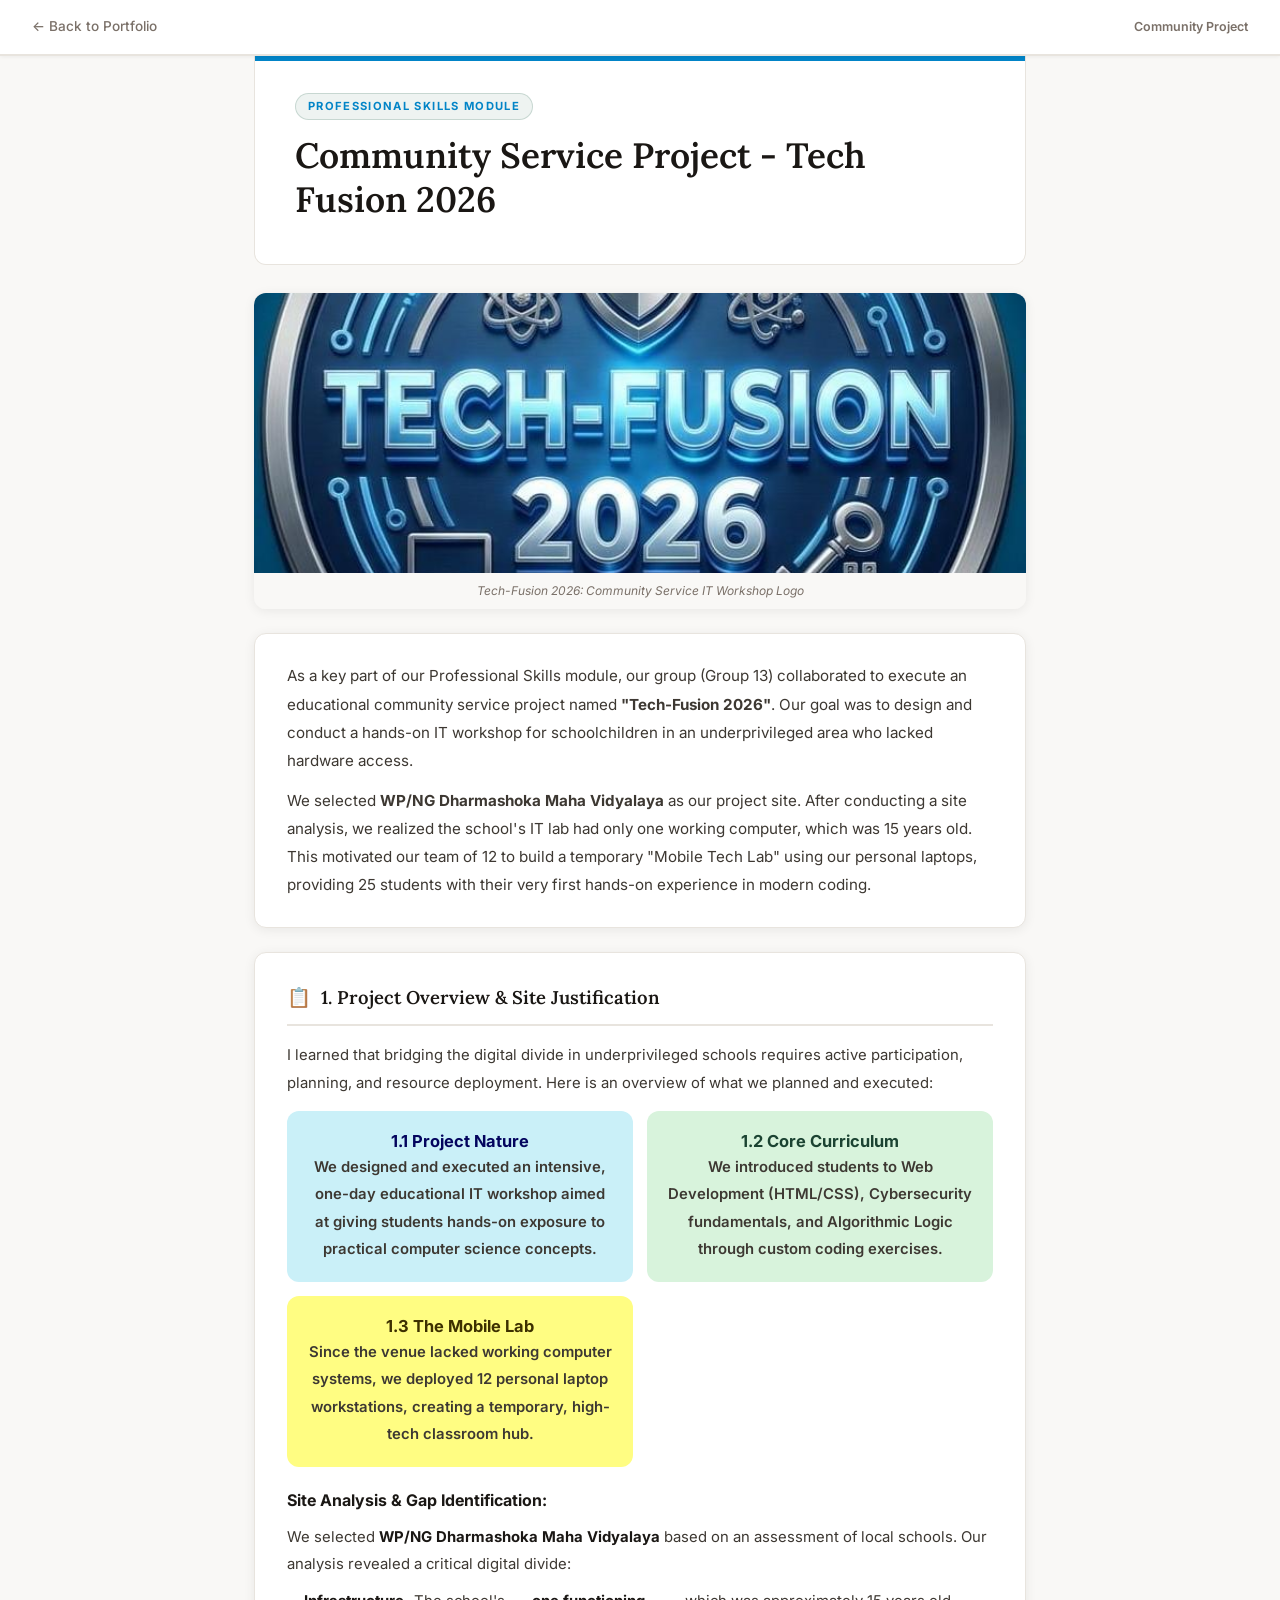
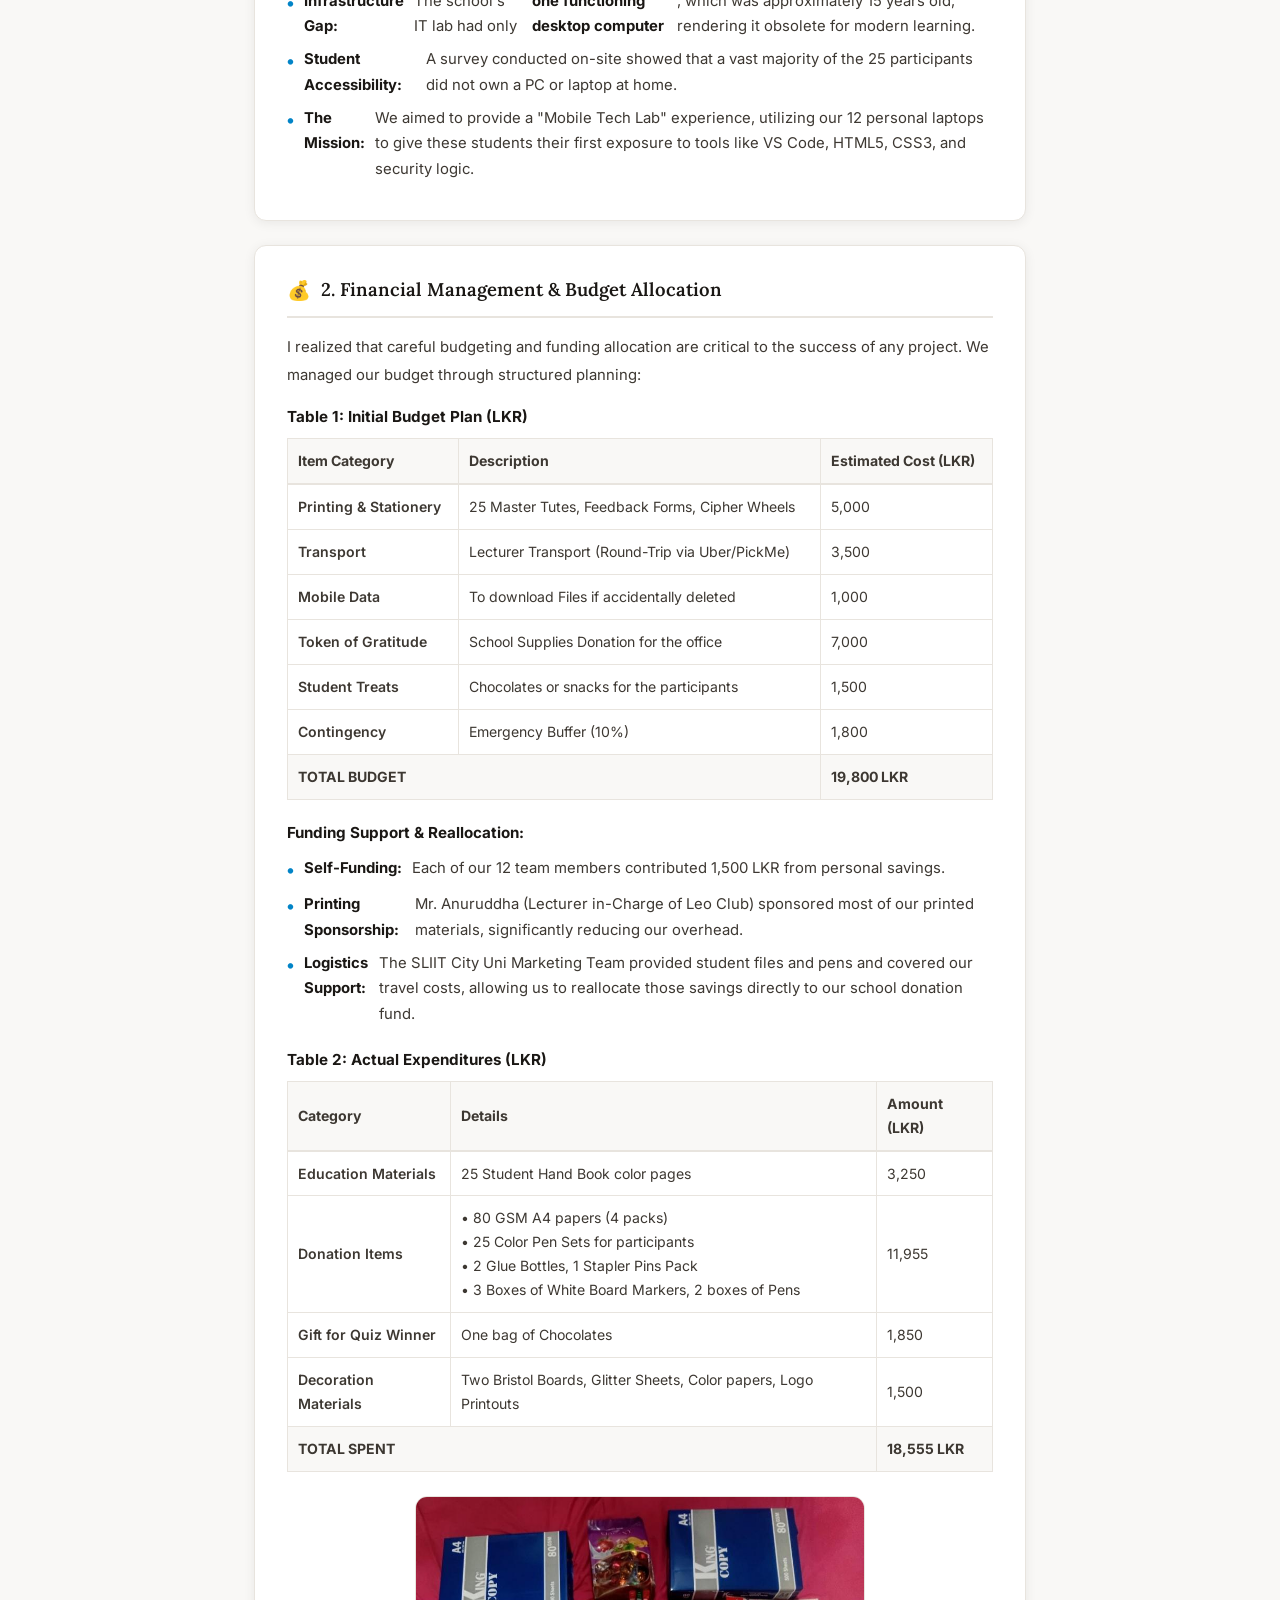
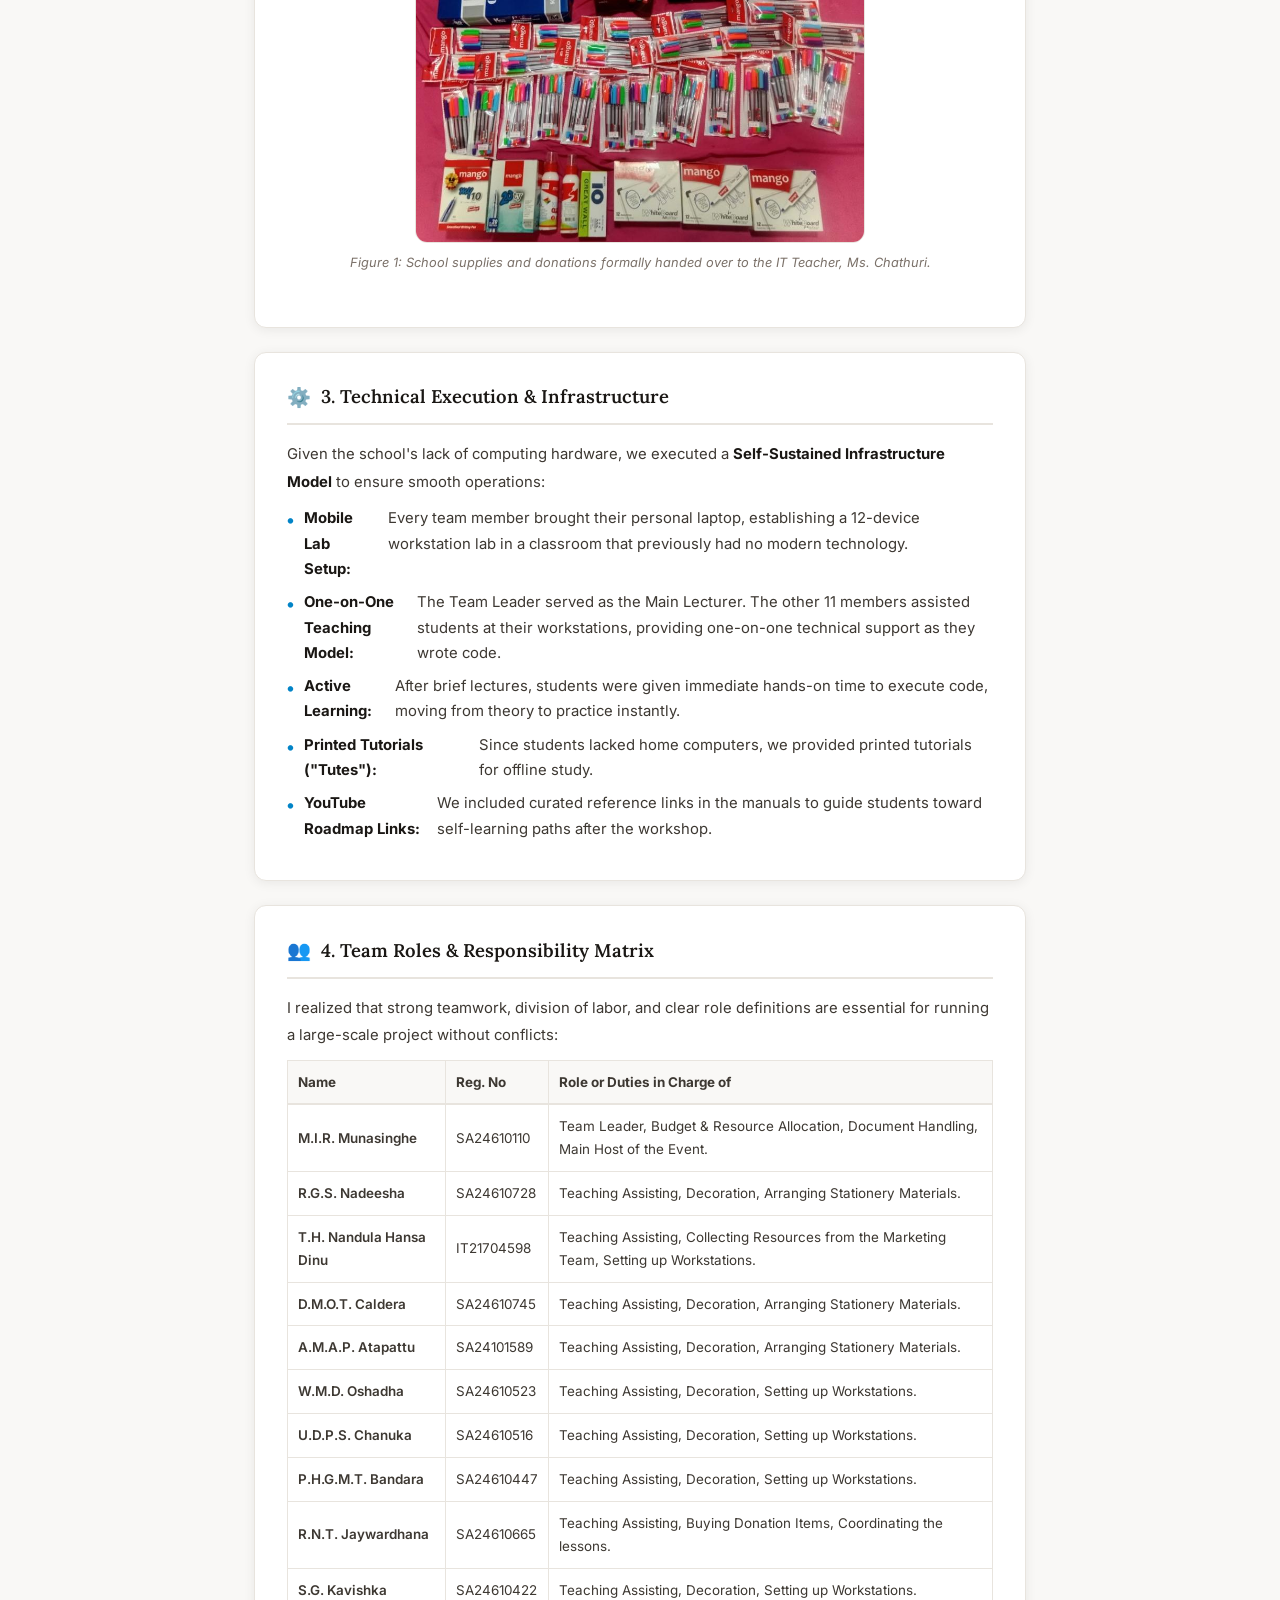
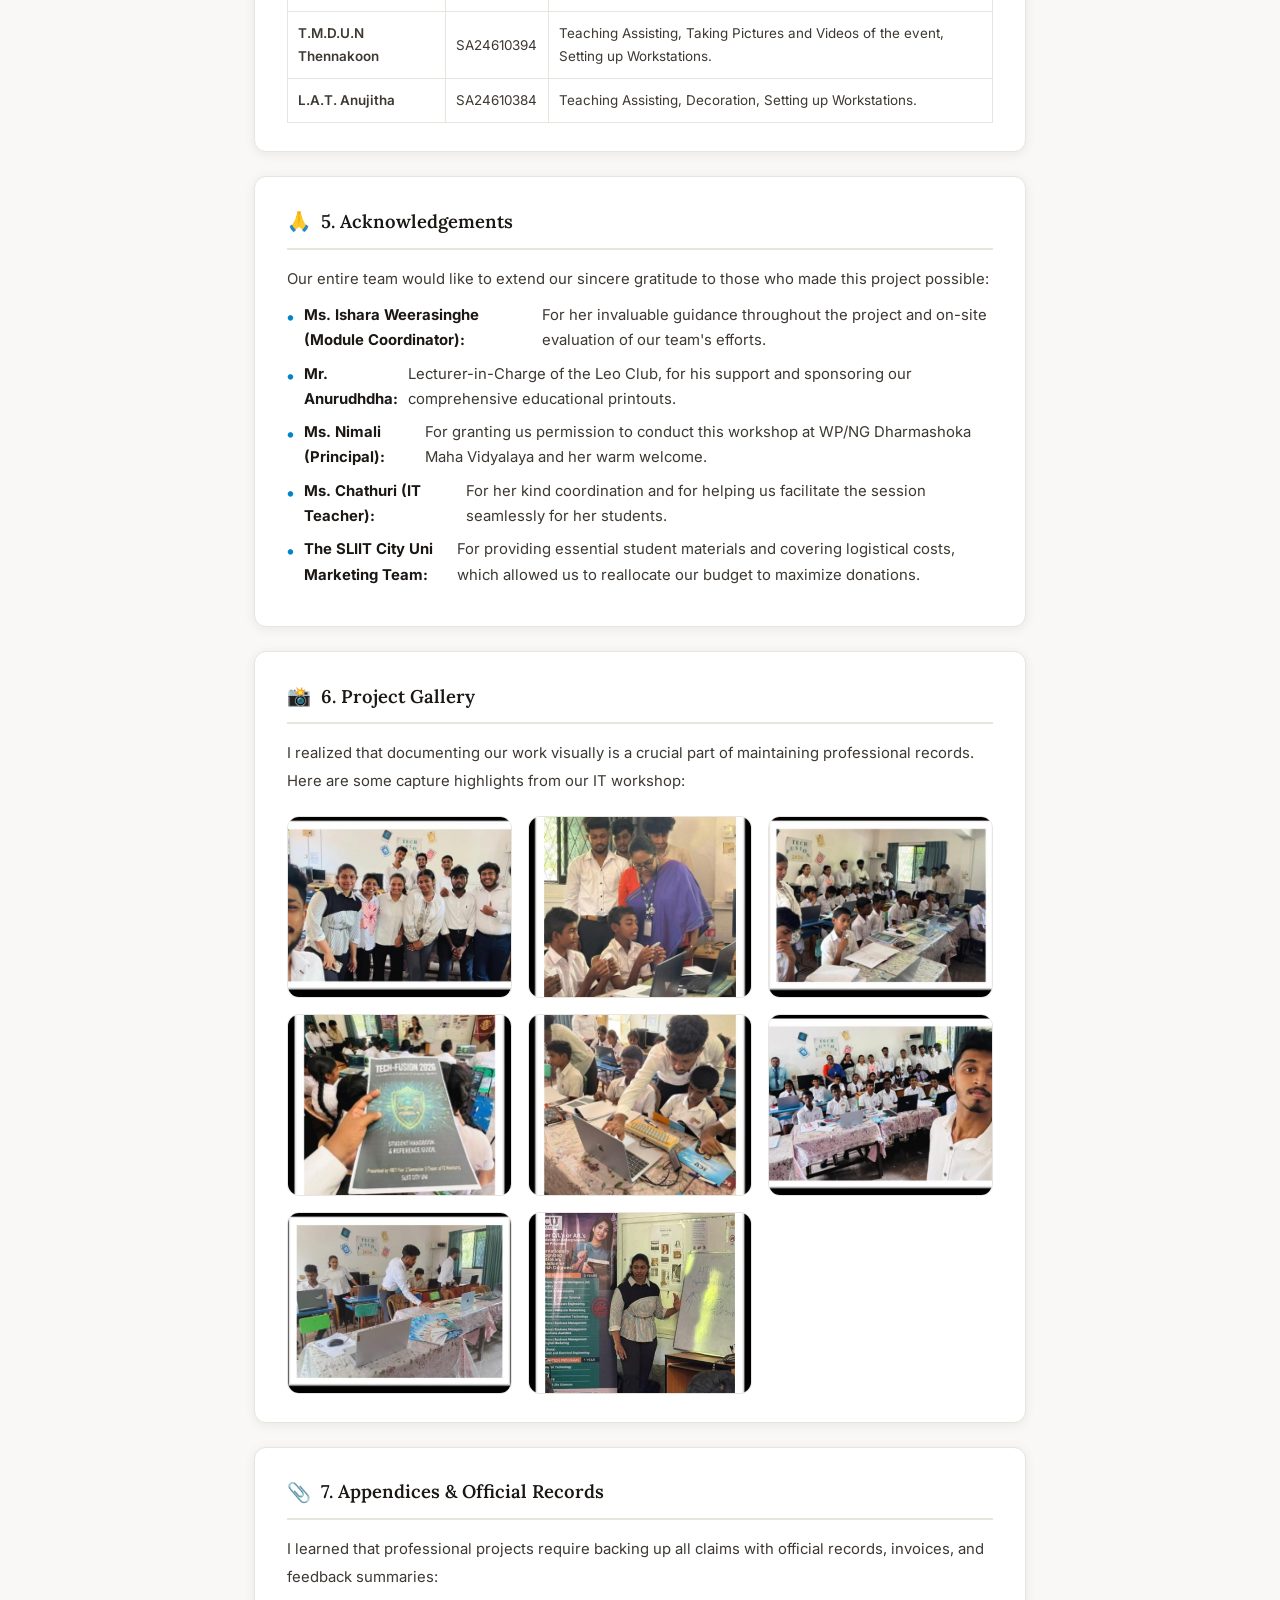
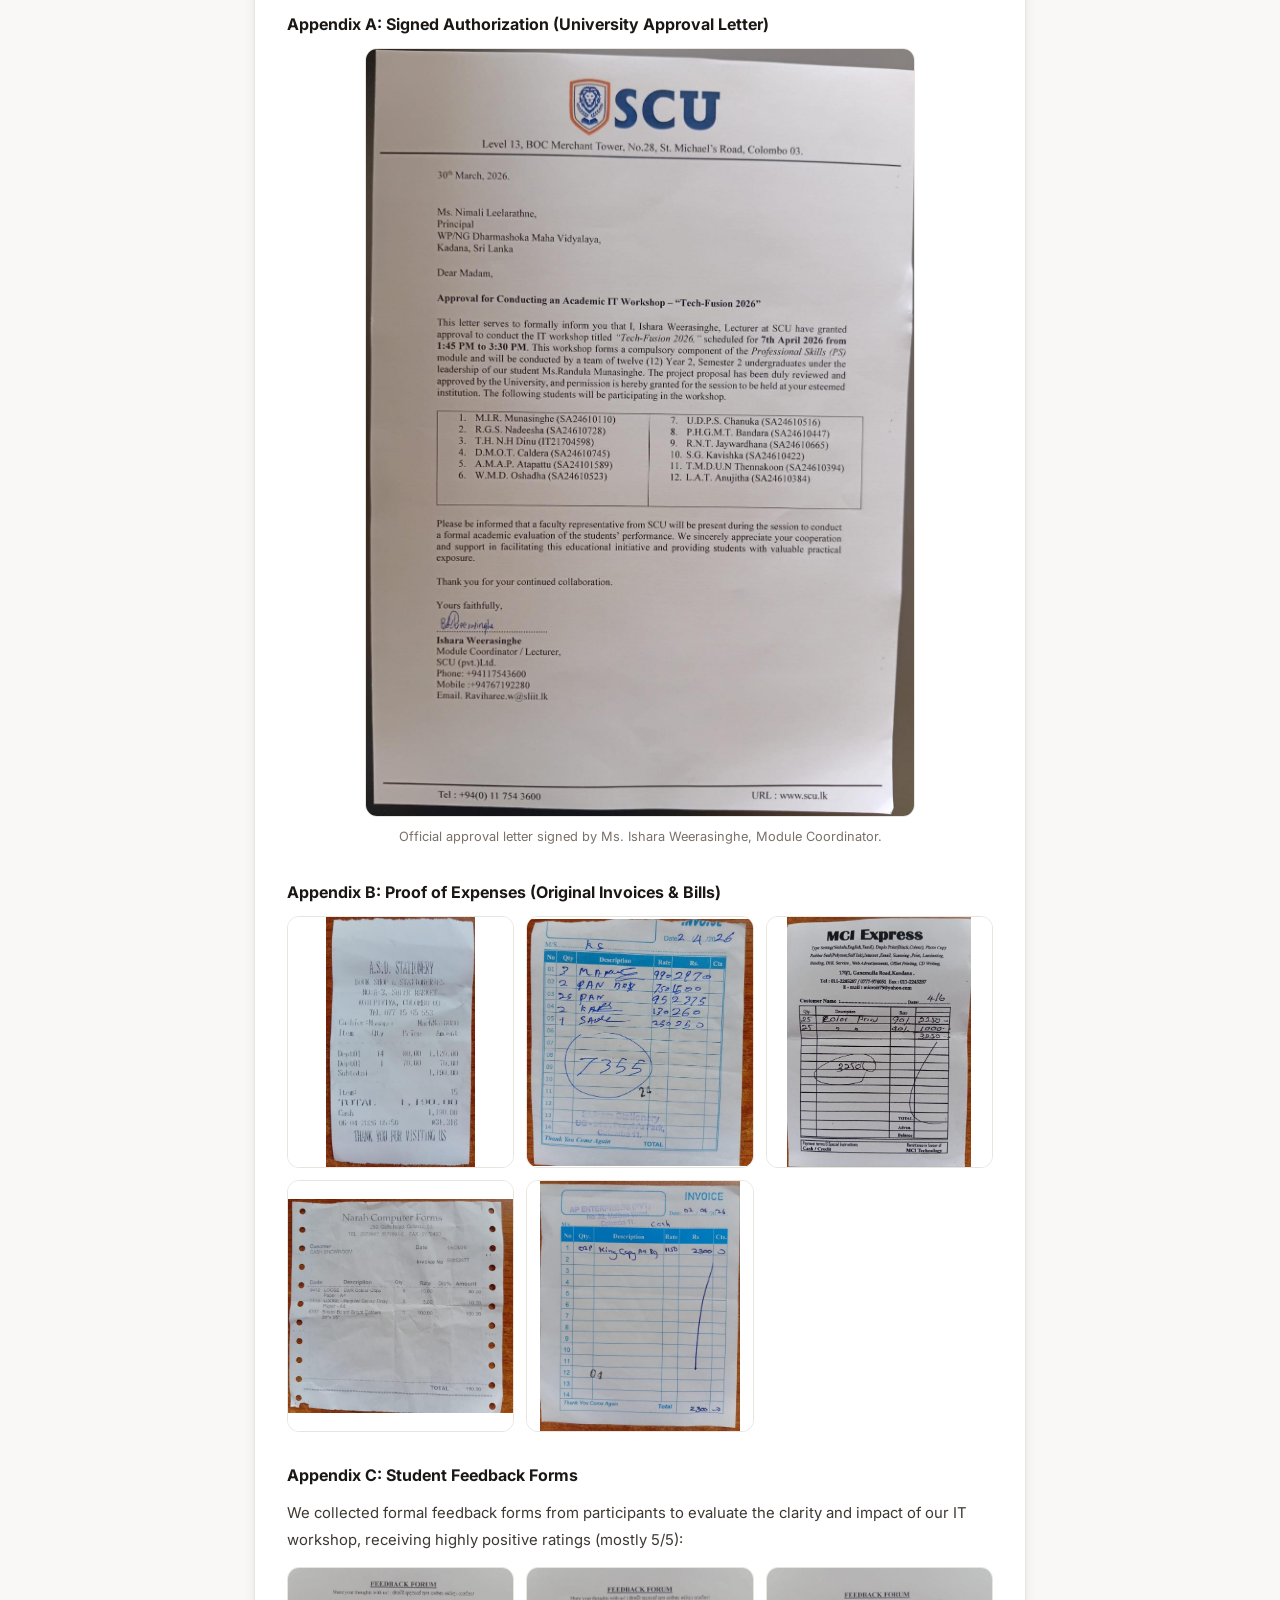
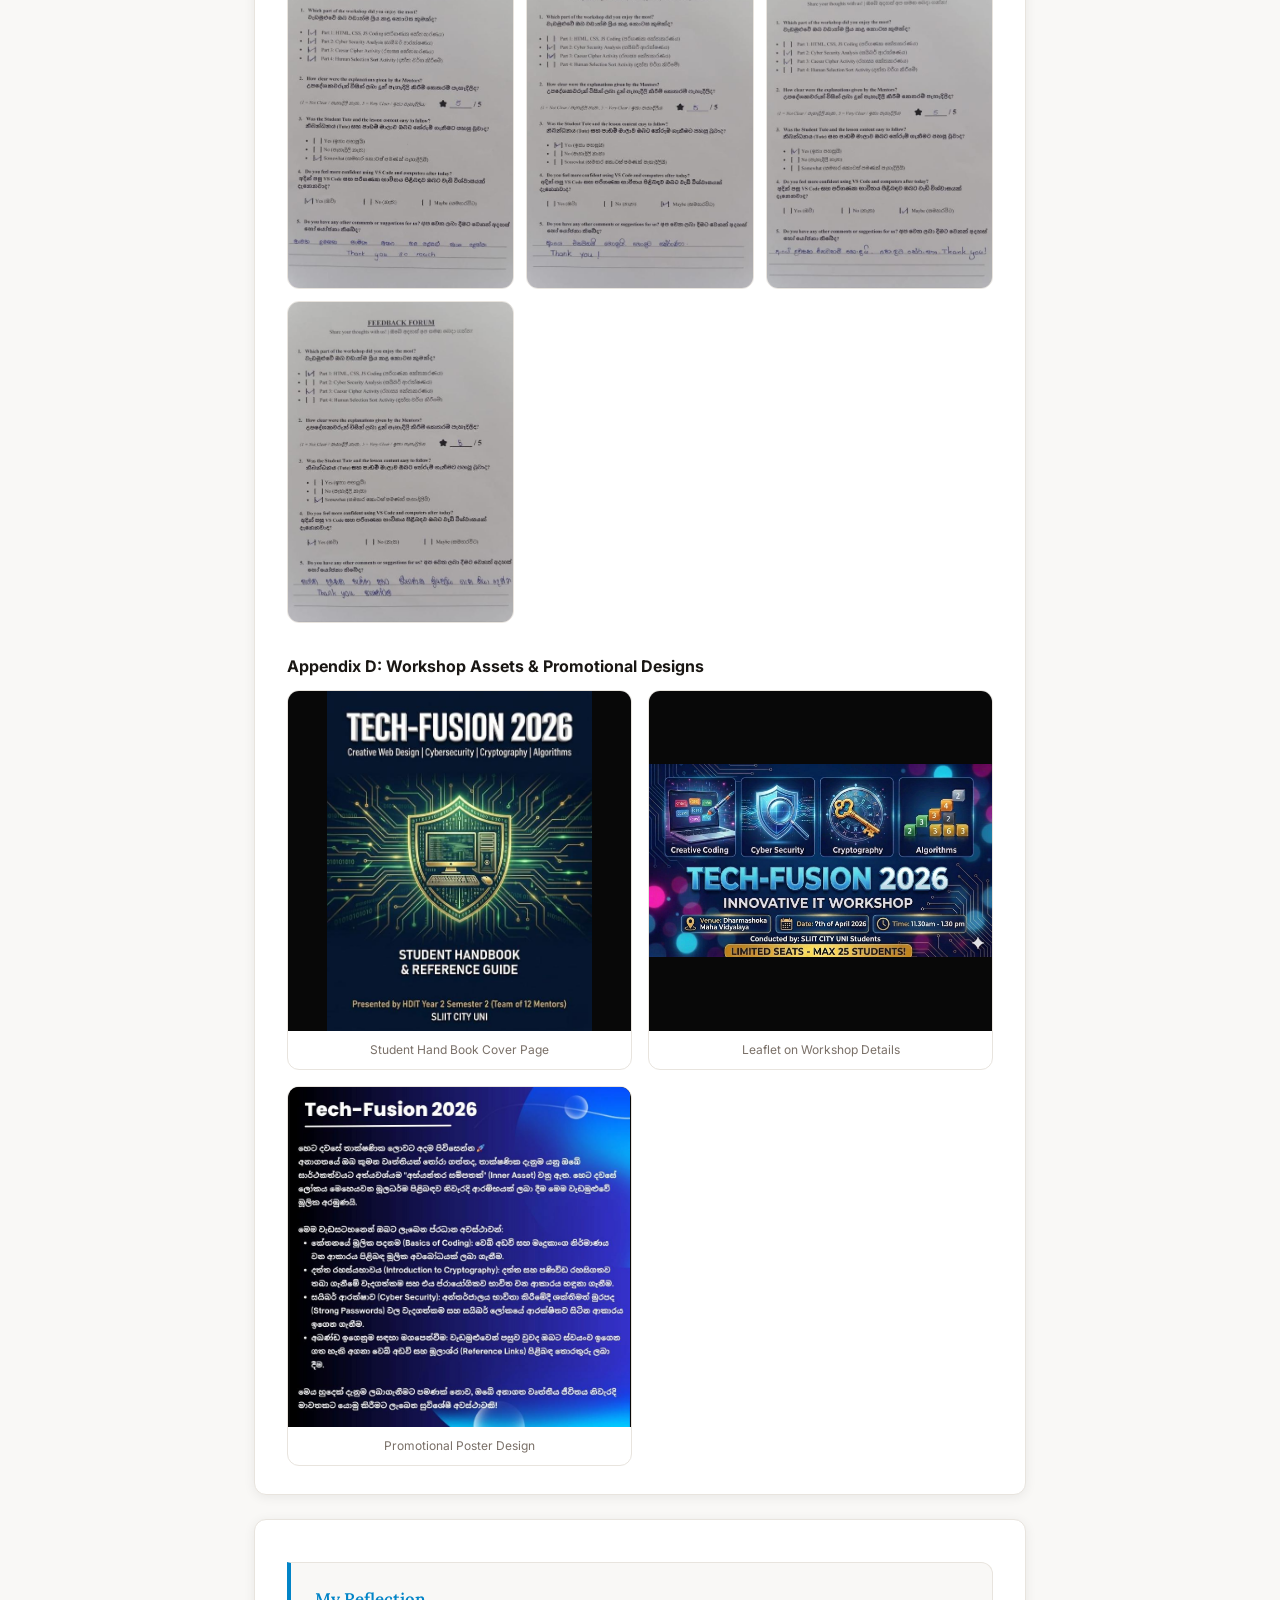
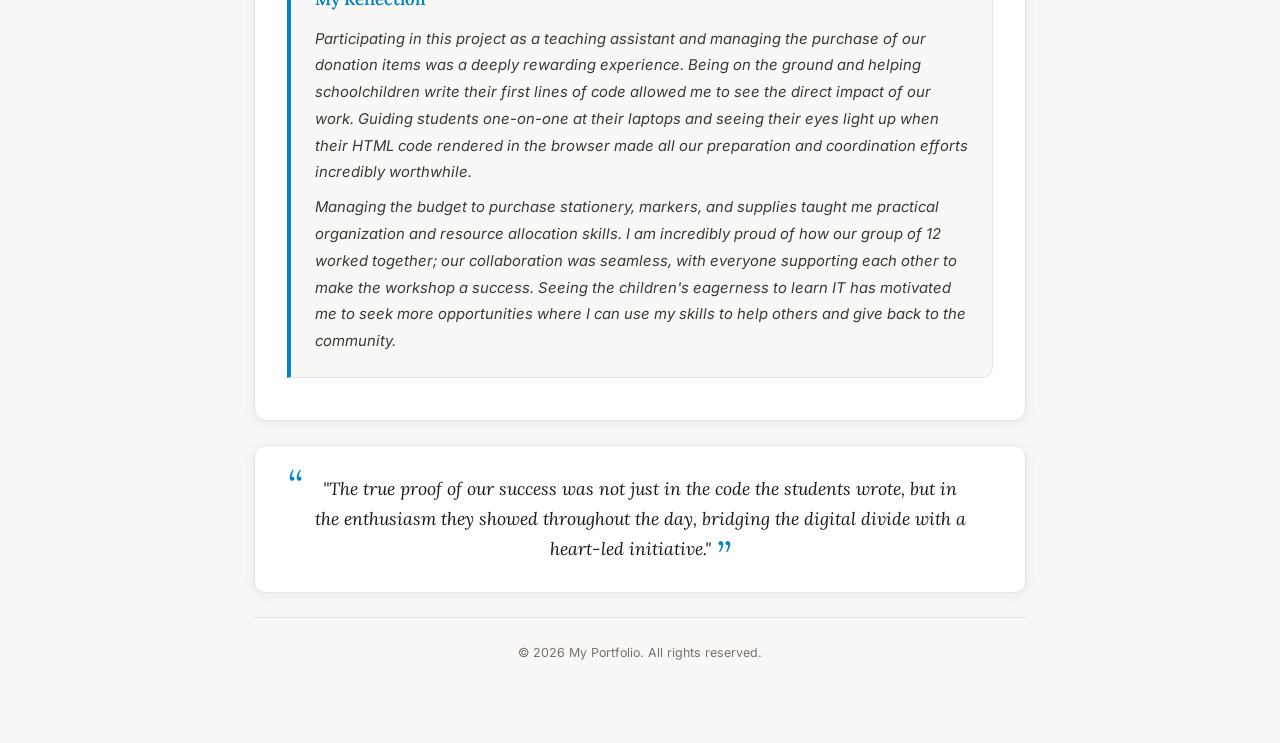
<file: community-project.html>
<!DOCTYPE html>
<html lang="en">
<head>
  <meta charset="UTF-8" />
  <meta name="viewport" content="width=device-width, initial-scale=1.0" />
  <meta name="description" content="e-Portfolio entry on the Tech-Fusion 2026 Community Service Project conducted by Group 13 at WP/NG Dharmashoka Maha Vidyalaya." />
  <title>Community Service Project - Tech Fusion 2026 | Portfolio</title>
  <link rel="stylesheet" href="style.css" />
  <link rel="stylesheet" href="portfolio-style.css" />
  <style>
    :root {
      --header-accent: #0284c7;
    }
  </style>
</head>
<body>

  <!-- TOP BAR -->
  <div class="p-topbar">
    <a href="index.html#portfolio" class="p-back-btn">&#8592; Back to Portfolio</a>
    <span class="p-breadcrumb">Community Project</span>
  </div>

  <!-- PAGE WRAPPER -->
  <div class="p-page">

    <!-- HEADER -->
    <div class="p-header">
      <span class="p-subject-tag">Professional Skills Module</span>
      <h1 class="p-title">Community Service Project - Tech Fusion 2026</h1>
    </div>

    <!-- SESSION PHOTO -->
    <div class="p-session-photo">
      <img src="images/project_img_p1_1.jpg" alt="Community Service Project - Tech Fusion 2026 Session" />
      <p class="p-photo-caption">Tech-Fusion 2026: Community Service IT Workshop Logo</p>
    </div>

    <!-- INTRO -->
    <div class="p-intro">
      <p>
        As a key part of our Professional Skills module, our group (Group 13) collaborated to execute an educational community service project named <strong>"Tech-Fusion 2026"</strong>. Our goal was to design and conduct a hands-on IT workshop for schoolchildren in an underprivileged area who lacked hardware access.
      </p>
      <p>
        We selected <strong>WP/NG Dharmashoka Maha Vidyalaya</strong> as our project site. After conducting a site analysis, we realized the school's IT lab had only one working computer, which was 15 years old. This motivated our team of 12 to build a temporary "Mobile Tech Lab" using our personal laptops, providing 25 students with their very first hands-on experience in modern coding.
      </p>
    </div>

    
    <!-- SECTION: 1. Project Overview & Site Justification -->
    <div class="p-section">
      <h2 class="p-section-title"><span class="s-icon">📋</span>1. Project Overview & Site Justification</h2>
      <p>I learned that bridging the digital divide in underprivileged schools requires active participation, planning, and resource deployment. Here is an overview of what we planned and executed:</p>
      
      <div class="p-boxes-grid">
        <div class="p-box blue">
          <h3>1.1 Project Nature</h3>
          <p>We designed and executed an intensive, one-day educational IT workshop aimed at giving students hands-on exposure to practical computer science concepts.</p>
        </div>
        <div class="p-box green">
          <h3>1.2 Core Curriculum</h3>
          <p>We introduced students to Web Development (HTML/CSS), Cybersecurity fundamentals, and Algorithmic Logic through custom coding exercises.</p>
        </div>
        <div class="p-box yellow">
          <h3>1.3 The Mobile Lab</h3>
          <p>Since the venue lacked working computer systems, we deployed 12 personal laptop workstations, creating a temporary, high-tech classroom hub.</p>
        </div>
      </div>
      
      <h3 style="margin-top:20px; margin-bottom:10px; font-size:1rem; color:var(--text-dark);">Site Analysis & Gap Identification:</h3>
      <p>
        We selected <strong>WP/NG Dharmashoka Maha Vidyalaya</strong> based on an assessment of local schools. Our analysis revealed a critical digital divide:
      </p>
      <ul class="p-list">
        <li><strong>Infrastructure Gap:</strong> The school's IT lab had only <strong>one functioning desktop computer</strong>, which was approximately 15 years old, rendering it obsolete for modern learning.</li>
        <li><strong>Student Accessibility:</strong> A survey conducted on-site showed that a vast majority of the 25 participants did not own a PC or laptop at home.</li>
        <li><strong>The Mission:</strong> We aimed to provide a "Mobile Tech Lab" experience, utilizing our 12 personal laptops to give these students their first exposure to tools like VS Code, HTML5, CSS3, and security logic.</li>
      </ul>
    </div>

    <!-- SECTION: 2. Financial Management -->
    <div class="p-section">
      <h2 class="p-section-title"><span class="s-icon">💰</span>2. Financial Management & Budget Allocation</h2>
      <p>I realized that careful budgeting and funding allocation are critical to the success of any project. We managed our budget through structured planning:</p>
      
      <h3 style="margin-top:15px; margin-bottom:8px; font-size:0.95rem; color:var(--text-dark);">Table 1: Initial Budget Plan (LKR)</h3>
      <table style="width:100%; border-collapse:collapse; margin-bottom:20px; font-size:0.88rem; text-align:left; border:1px solid var(--border);">
        <thead>
          <tr style="background:var(--off-white); border-bottom:2px solid var(--border);">
            <th style="padding:10px; border-right:1px solid var(--border);">Item Category</th>
            <th style="padding:10px; border-right:1px solid var(--border);">Description</th>
            <th style="padding:10px;">Estimated Cost (LKR)</th>
          </tr>
        </thead>
        <tbody>
          <tr style="border-bottom:1px solid var(--border);">
            <td style="padding:10px; border-right:1px solid var(--border); font-weight:600;">Printing & Stationery</td>
            <td style="padding:10px; border-right:1px solid var(--border);">25 Master Tutes, Feedback Forms, Cipher Wheels</td>
            <td style="padding:10px;">5,000</td>
          </tr>
          <tr style="border-bottom:1px solid var(--border);">
            <td style="padding:10px; border-right:1px solid var(--border); font-weight:600;">Transport</td>
            <td style="padding:10px; border-right:1px solid var(--border);">Lecturer Transport (Round-Trip via Uber/PickMe)</td>
            <td style="padding:10px;">3,500</td>
          </tr>
          <tr style="border-bottom:1px solid var(--border);">
            <td style="padding:10px; border-right:1px solid var(--border); font-weight:600;">Mobile Data</td>
            <td style="padding:10px; border-right:1px solid var(--border);">To download Files if accidentally deleted</td>
            <td style="padding:10px;">1,000</td>
          </tr>
          <tr style="border-bottom:1px solid var(--border);">
            <td style="padding:10px; border-right:1px solid var(--border); font-weight:600;">Token of Gratitude</td>
            <td style="padding:10px; border-right:1px solid var(--border);">School Supplies Donation for the office</td>
            <td style="padding:10px;">7,000</td>
          </tr>
          <tr style="border-bottom:1px solid var(--border);">
            <td style="padding:10px; border-right:1px solid var(--border); font-weight:600;">Student Treats</td>
            <td style="padding:10px; border-right:1px solid var(--border);">Chocolates or snacks for the participants</td>
            <td style="padding:10px;">1,500</td>
          </tr>
          <tr style="border-bottom:1px solid var(--border);">
            <td style="padding:10px; border-right:1px solid var(--border); font-weight:600;">Contingency</td>
            <td style="padding:10px; border-right:1px solid var(--border);">Emergency Buffer (10%)</td>
            <td style="padding:10px;">1,800</td>
          </tr>
          <tr style="font-weight:bold; background:var(--off-white);">
            <td style="padding:10px; border-right:1px solid var(--border);" colspan="2">TOTAL BUDGET</td>
            <td style="padding:10px;">19,800 LKR</td>
          </tr>
        </tbody>
      </table>

      <h3 style="margin-top:15px; margin-bottom:8px; font-size:0.95rem; color:var(--text-dark);">Funding Support & Reallocation:</h3>
      <ul class="p-list" style="margin-bottom:20px;">
        <li><strong>Self-Funding:</strong> Each of our 12 team members contributed 1,500 LKR from personal savings.</li>
        <li><strong>Printing Sponsorship:</strong> Mr. Anuruddha (Lecturer in-Charge of Leo Club) sponsored most of our printed materials, significantly reducing our overhead.</li>
        <li><strong>Logistics Support:</strong> The SLIIT City Uni Marketing Team provided student files and pens and covered our travel costs, allowing us to reallocate those savings directly to our school donation fund.</li>
      </ul>

      <h3 style="margin-top:15px; margin-bottom:8px; font-size:0.95rem; color:var(--text-dark);">Table 2: Actual Expenditures (LKR)</h3>
      <table style="width:100%; border-collapse:collapse; margin-bottom:20px; font-size:0.88rem; text-align:left; border:1px solid var(--border);">
        <thead>
          <tr style="background:var(--off-white); border-bottom:2px solid var(--border);">
            <th style="padding:10px; border-right:1px solid var(--border);">Category</th>
            <th style="padding:10px; border-right:1px solid var(--border);">Details</th>
            <th style="padding:10px;">Amount (LKR)</th>
          </tr>
        </thead>
        <tbody>
          <tr style="border-bottom:1px solid var(--border);">
            <td style="padding:10px; border-right:1px solid var(--border); font-weight:600;">Education Materials</td>
            <td style="padding:10px; border-right:1px solid var(--border);">25 Student Hand Book color pages</td>
            <td style="padding:10px;">3,250</td>
          </tr>
          <tr style="border-bottom:1px solid var(--border);">
            <td style="padding:10px; border-right:1px solid var(--border); font-weight:600;">Donation Items</td>
            <td style="padding:10px; border-right:1px solid var(--border);">
              • 80 GSM A4 papers (4 packs)<br>
              • 25 Color Pen Sets for participants<br>
              • 2 Glue Bottles, 1 Stapler Pins Pack<br>
              • 3 Boxes of White Board Markers, 2 boxes of Pens
            </td>
            <td style="padding:10px;">11,955</td>
          </tr>
          <tr style="border-bottom:1px solid var(--border);">
            <td style="padding:10px; border-right:1px solid var(--border); font-weight:600;">Gift for Quiz Winner</td>
            <td style="padding:10px; border-right:1px solid var(--border);">One bag of Chocolates</td>
            <td style="padding:10px;">1,850</td>
          </tr>
          <tr style="border-bottom:1px solid var(--border);">
            <td style="padding:10px; border-right:1px solid var(--border); font-weight:600;">Decoration Materials</td>
            <td style="padding:10px; border-right:1px solid var(--border);">Two Bristol Boards, Glitter Sheets, Color papers, Logo Printouts</td>
            <td style="padding:10px;">1,500</td>
          </tr>
          <tr style="font-weight:bold; background:var(--off-white);">
            <td style="padding:10px; border-right:1px solid var(--border);" colspan="2">TOTAL SPENT</td>
            <td style="padding:10px;">18,555 LKR</td>
          </tr>
        </tbody>
      </table>

      <!-- Donated Items Image -->
      <div style="text-align:center; margin: 24px 0;">
        <img src="images/project_img_p5_2.jpg" alt="Donated School Supplies" style="max-width:450px; border-radius:var(--radius); border:1px solid var(--border); margin:0 auto;" />
        <p style="font-size:0.8rem; color:var(--text-muted); margin-top:8px; font-style:italic;">Figure 1: School supplies and donations formally handed over to the IT Teacher, Ms. Chathuri.</p>
      </div>
    </div>

    <!-- SECTION: 3. Technical Execution -->
    <div class="p-section">
      <h2 class="p-section-title"><span class="s-icon">⚙️</span>3. Technical Execution & Infrastructure</h2>
      <p>Given the school's lack of computing hardware, we executed a <strong>Self-Sustained Infrastructure Model</strong> to ensure smooth operations:</p>
      <ul class="p-list">
        <li><strong>Mobile Lab Setup:</strong> Every team member brought their personal laptop, establishing a 12-device workstation lab in a classroom that previously had no modern technology.</li>
        <li><strong>One-on-One Teaching Model:</strong> The Team Leader served as the Main Lecturer. The other 11 members assisted students at their workstations, providing one-on-one technical support as they wrote code.</li>
        <li><strong>Active Learning:</strong> After brief lectures, students were given immediate hands-on time to execute code, moving from theory to practice instantly.</li>
        <li><strong>Printed Tutorials ("Tutes"):</strong> Since students lacked home computers, we provided printed tutorials for offline study.</li>
        <li><strong>YouTube Roadmap Links:</strong> We included curated reference links in the manuals to guide students toward self-learning paths after the workshop.</li>
      </ul>
    </div>

    <!-- SECTION: 4. Team Matrix -->
    <div class="p-section">
      <h2 class="p-section-title"><span class="s-icon">👥</span>4. Team Roles & Responsibility Matrix</h2>
      <p>I realized that strong teamwork, division of labor, and clear role definitions are essential for running a large-scale project without conflicts:</p>
      
      <table style="width:100%; border-collapse:collapse; font-size:0.84rem; text-align:left; border:1px solid var(--border);">
        <thead>
          <tr style="background:var(--off-white); border-bottom:2px solid var(--border);">
            <th style="padding:10px; border-right:1px solid var(--border);">Name</th>
            <th style="padding:10px; border-right:1px solid var(--border);">Reg. No</th>
            <th style="padding:10px;">Role or Duties in Charge of</th>
          </tr>
        </thead>
        <tbody>
          <tr style="border-bottom:1px solid var(--border);">
            <td style="padding:10px; border-right:1px solid var(--border); font-weight:600;">M.I.R. Munasinghe</td>
            <td style="padding:10px; border-right:1px solid var(--border);">SA24610110</td>
            <td style="padding:10px;">Team Leader, Budget & Resource Allocation, Document Handling, Main Host of the Event.</td>
          </tr>
          <tr style="border-bottom:1px solid var(--border);">
            <td style="padding:10px; border-right:1px solid var(--border); font-weight:600;">R.G.S. Nadeesha</td>
            <td style="padding:10px; border-right:1px solid var(--border);">SA24610728</td>
            <td style="padding:10px;">Teaching Assisting, Decoration, Arranging Stationery Materials.</td>
          </tr>
          <tr style="border-bottom:1px solid var(--border);">
            <td style="padding:10px; border-right:1px solid var(--border); font-weight:600;">T.H. Nandula Hansa Dinu</td>
            <td style="padding:10px; border-right:1px solid var(--border);">IT21704598</td>
            <td style="padding:10px;">Teaching Assisting, Collecting Resources from the Marketing Team, Setting up Workstations.</td>
          </tr>
          <tr style="border-bottom:1px solid var(--border);">
            <td style="padding:10px; border-right:1px solid var(--border); font-weight:600;">D.M.O.T. Caldera</td>
            <td style="padding:10px; border-right:1px solid var(--border);">SA24610745</td>
            <td style="padding:10px;">Teaching Assisting, Decoration, Arranging Stationery Materials.</td>
          </tr>
          <tr style="border-bottom:1px solid var(--border);">
            <td style="padding:10px; border-right:1px solid var(--border); font-weight:600;">A.M.A.P. Atapattu</td>
            <td style="padding:10px; border-right:1px solid var(--border);">SA24101589</td>
            <td style="padding:10px;">Teaching Assisting, Decoration, Arranging Stationery Materials.</td>
          </tr>
          <tr style="border-bottom:1px solid var(--border);">
            <td style="padding:10px; border-right:1px solid var(--border); font-weight:600;">W.M.D. Oshadha</td>
            <td style="padding:10px; border-right:1px solid var(--border);">SA24610523</td>
            <td style="padding:10px;">Teaching Assisting, Decoration, Setting up Workstations.</td>
          </tr>
          <tr style="border-bottom:1px solid var(--border);">
            <td style="padding:10px; border-right:1px solid var(--border); font-weight:600;">U.D.P.S. Chanuka</td>
            <td style="padding:10px; border-right:1px solid var(--border);">SA24610516</td>
            <td style="padding:10px;">Teaching Assisting, Decoration, Setting up Workstations.</td>
          </tr>
          <tr style="border-bottom:1px solid var(--border);">
            <td style="padding:10px; border-right:1px solid var(--border); font-weight:600;">P.H.G.M.T. Bandara</td>
            <td style="padding:10px; border-right:1px solid var(--border);">SA24610447</td>
            <td style="padding:10px;">Teaching Assisting, Decoration, Setting up Workstations.</td>
          </tr>
          <tr style="border-bottom:1px solid var(--border);">
            <td style="padding:10px; border-right:1px solid var(--border); font-weight:600;">R.N.T. Jaywardhana</td>
            <td style="padding:10px; border-right:1px solid var(--border);">SA24610665</td>
            <td style="padding:10px;">Teaching Assisting, Buying Donation Items, Coordinating the lessons.</td>
          </tr>
          <tr style="border-bottom:1px solid var(--border);">
            <td style="padding:10px; border-right:1px solid var(--border); font-weight:600;">S.G. Kavishka</td>
            <td style="padding:10px; border-right:1px solid var(--border);">SA24610422</td>
            <td style="padding:10px;">Teaching Assisting, Decoration, Setting up Workstations.</td>
          </tr>
          <tr style="border-bottom:1px solid var(--border);">
            <td style="padding:10px; border-right:1px solid var(--border); font-weight:600;">T.M.D.U.N Thennakoon</td>
            <td style="padding:10px; border-right:1px solid var(--border);">SA24610394</td>
            <td style="padding:10px;">Teaching Assisting, Taking Pictures and Videos of the event, Setting up Workstations.</td>
          </tr>
          <tr style="border-bottom:1px solid var(--border);">
            <td style="padding:10px; border-right:1px solid var(--border); font-weight:600;">L.A.T. Anujitha</td>
            <td style="padding:10px; border-right:1px solid var(--border);">SA24610384</td>
            <td style="padding:10px;">Teaching Assisting, Decoration, Setting up Workstations.</td>
          </tr>
        </tbody>
      </table>
    </div>

    <!-- SECTION: 5. Acknowledgements -->
    <div class="p-section">
      <h2 class="p-section-title"><span class="s-icon">🙏</span>5. Acknowledgements</h2>
      <p>Our entire team would like to extend our sincere gratitude to those who made this project possible:</p>
      <ul class="p-list">
        <li><strong>Ms. Ishara Weerasinghe (Module Coordinator):</strong> For her invaluable guidance throughout the project and on-site evaluation of our team's efforts.</li>
        <li><strong>Mr. Anurudhdha:</strong> Lecturer-in-Charge of the Leo Club, for his support and sponsoring our comprehensive educational printouts.</li>
        <li><strong>Ms. Nimali (Principal):</strong> For granting us permission to conduct this workshop at WP/NG Dharmashoka Maha Vidyalaya and her warm welcome.</li>
        <li><strong>Ms. Chathuri (IT Teacher):</strong> For her kind coordination and for helping us facilitate the session seamlessly for her students.</li>
        <li><strong>The SLIIT City Uni Marketing Team:</strong> For providing essential student materials and covering logistical costs, which allowed us to reallocate our budget to maximize donations.</li>
      </ul>
    </div>

    <!-- SECTION: 6. Project Gallery -->
    <div class="p-section">
      <h2 class="p-section-title"><span class="s-icon">📸</span>6. Project Gallery</h2>
      <p>I realized that documenting our work visually is a crucial part of maintaining professional records. Here are some capture highlights from our IT workshop:</p>
      
      <div style="display:grid; grid-template-columns: repeat(auto-fit, minmax(220px, 1fr)); gap:16px; margin-top:20px;">
        <div style="border-radius:var(--radius); overflow:hidden; border:1px solid var(--border);">
          <img src="images/project_img_p9_3.jpg" alt="Teaching students" style="width:100%; height:180px; object-fit:cover;" />
        </div>
        <div style="border-radius:var(--radius); overflow:hidden; border:1px solid var(--border);">
          <img src="images/project_img_p9_4.jpg" alt="Showing Student Hand Book" style="width:100%; height:180px; object-fit:cover;" />
        </div>
        <div style="border-radius:var(--radius); overflow:hidden; border:1px solid var(--border);">
          <img src="images/project_img_p9_5.jpg" alt="Helping students code" style="width:100%; height:180px; object-fit:cover;" />
        </div>
        <div style="border-radius:var(--radius); overflow:hidden; border:1px solid var(--border);">
          <img src="images/project_img_p9_6.jpg" alt="Team Group Photo" style="width:100%; height:180px; object-fit:cover;" />
        </div>
        <div style="border-radius:var(--radius); overflow:hidden; border:1px solid var(--border);">
          <img src="images/project_img_p9_7.jpg" alt="Selfie with participants" style="width:100%; height:180px; object-fit:cover;" />
        </div>
        <div style="border-radius:var(--radius); overflow:hidden; border:1px solid var(--border);">
          <img src="images/project_img_p9_8.jpg" alt="IT classroom setup" style="width:100%; height:180px; object-fit:cover;" />
        </div>
        <div style="border-radius:var(--radius); overflow:hidden; border:1px solid var(--border);">
          <img src="images/project_img_p9_9.jpg" alt="Lecturer explanation" style="width:100%; height:180px; object-fit:cover;" />
        </div>
        <div style="border-radius:var(--radius); overflow:hidden; border:1px solid var(--border);">
          <img src="images/project_img_p9_10.jpg" alt="Active student coding support" style="width:100%; height:180px; object-fit:cover;" />
        </div>
      </div>
    </div>

    <!-- SECTION: 7. Appendices -->
    <div class="p-section">
      <h2 class="p-section-title"><span class="s-icon">📎</span>7. Appendices & Official Records</h2>
      <p>I learned that professional projects require backing up all claims with official records, invoices, and feedback summaries:</p>
      
      <!-- Appendix A -->
      <h3 style="margin-top:20px; margin-bottom:10px; font-size:1rem; color:var(--text-dark);">Appendix A: Signed Authorization (University Approval Letter)</h3>
      <div style="text-align:center; margin-bottom:30px;">
        <img src="images/project_img_p11_11.jpg" alt="Signed Authorization Letter" style="max-width:550px; border-radius:var(--radius); border:1px solid var(--border); margin:0 auto;" />
        <p style="font-size:0.8rem; color:var(--text-muted); margin-top:8px;">Official approval letter signed by Ms. Ishara Weerasinghe, Module Coordinator.</p>
      </div>

      <!-- Appendix B -->
      <h3 style="margin-top:20px; margin-bottom:10px; font-size:1rem; color:var(--text-dark);">Appendix B: Proof of Expenses (Original Invoices & Bills)</h3>
      <div style="display:grid; grid-template-columns: repeat(auto-fit, minmax(180px, 1fr)); gap:12px; margin-bottom:30px;">
        <div style="border-radius:var(--radius); overflow:hidden; border:1px solid var(--border); text-align:center;">
          <img src="images/project_img_p12_12.jpg" alt="Bill 1" style="width:100%; height:250px; object-fit:contain; background:#fff;" />
        </div>
        <div style="border-radius:var(--radius); overflow:hidden; border:1px solid var(--border); text-align:center;">
          <img src="images/project_img_p12_13.jpg" alt="Bill 2" style="width:100%; height:250px; object-fit:contain; background:#fff;" />
        </div>
        <div style="border-radius:var(--radius); overflow:hidden; border:1px solid var(--border); text-align:center;">
          <img src="images/project_img_p12_14.jpg" alt="Bill 3" style="width:100%; height:250px; object-fit:contain; background:#fff;" />
        </div>
        <div style="border-radius:var(--radius); overflow:hidden; border:1px solid var(--border); text-align:center;">
          <img src="images/project_img_p12_15.jpg" alt="Bill 4" style="width:100%; height:250px; object-fit:contain; background:#fff;" />
        </div>
        <div style="border-radius:var(--radius); overflow:hidden; border:1px solid var(--border); text-align:center;">
          <img src="images/project_img_p12_16.jpg" alt="Bill 5" style="width:100%; height:250px; object-fit:contain; background:#fff;" />
        </div>
      </div>

      <!-- Appendix C -->
      <h3 style="margin-top:20px; margin-bottom:10px; font-size:1rem; color:var(--text-dark);">Appendix C: Student Feedback Forms</h3>
      <p style="margin-bottom:12px;">We collected formal feedback forms from participants to evaluate the clarity and impact of our IT workshop, receiving highly positive ratings (mostly 5/5):</p>
      <div style="display:grid; grid-template-columns: repeat(auto-fit, minmax(220px, 1fr)); gap:12px; margin-bottom:30px;">
        <div style="border-radius:var(--radius); overflow:hidden; border:1px solid var(--border);">
          <img src="images/project_img_p13_17.jpg" alt="Feedback form 1" style="width:100%; height:320px; object-fit:cover;" />
        </div>
        <div style="border-radius:var(--radius); overflow:hidden; border:1px solid var(--border);">
          <img src="images/project_img_p13_18.jpg" alt="Feedback form 2" style="width:100%; height:320px; object-fit:cover;" />
        </div>
        <div style="border-radius:var(--radius); overflow:hidden; border:1px solid var(--border);">
          <img src="images/project_img_p13_19.jpg" alt="Feedback form 3" style="width:100%; height:320px; object-fit:cover;" />
        </div>
        <div style="border-radius:var(--radius); overflow:hidden; border:1px solid var(--border);">
          <img src="images/project_img_p13_20.jpg" alt="Feedback form 4" style="width:100%; height:320px; object-fit:cover;" />
        </div>
      </div>

      <!-- Appendix D -->
      <h3 style="margin-top:20px; margin-bottom:10px; font-size:1rem; color:var(--text-dark);">Appendix D: Workshop Assets & Promotional Designs</h3>
      <div style="display:grid; grid-template-columns: repeat(auto-fit, minmax(240px, 1fr)); gap:16px;">
        <div style="border-radius:var(--radius); overflow:hidden; border:1px solid var(--border); text-align:center;">
          <img src="images/project_img_p14_21.jpg" alt="Student Hand Book Cover Page" style="width:100%; height:340px; object-fit:contain; background:#080808;" />
          <p style="font-size:0.75rem; color:var(--text-muted); padding:8px;">Student Hand Book Cover Page</p>
        </div>
        <div style="border-radius:var(--radius); overflow:hidden; border:1px solid var(--border); text-align:center;">
          <img src="images/project_img_p14_22.jpg" alt="Leaflet on Workshop Details" style="width:100%; height:340px; object-fit:contain; background:#080808;" />
          <p style="font-size:0.75rem; color:var(--text-muted); padding:8px;">Leaflet on Workshop Details</p>
        </div>
        <div style="border-radius:var(--radius); overflow:hidden; border:1px solid var(--border); text-align:center;">
          <img src="images/project_img_p14_23.jpg" alt="Poster Created to promote the Workshop" style="width:100%; height:340px; object-fit:contain; background:#080808;" />
          <p style="font-size:0.75rem; color:var(--text-muted); padding:8px;">Promotional Poster Design</p>
        </div>
      </div>
    </div>


    <!-- SECTION: My Reflection -->
    <div class="p-section">
      <div class="p-reflection">
        <h2 class="p-reflection-title">My Reflection</h2>
        <p>
          Participating in this project as a teaching assistant and managing the purchase of our donation items was a deeply rewarding experience. Being on the ground and helping schoolchildren write their first lines of code allowed me to see the direct impact of our work. Guiding students one-on-one at their laptops and seeing their eyes light up when their HTML code rendered in the browser made all our preparation and coordination efforts incredibly worthwhile.
        </p>
        <p>
          Managing the budget to purchase stationery, markers, and supplies taught me practical organization and resource allocation skills. I am incredibly proud of how our group of 12 worked together; our collaboration was seamless, with everyone supporting each other to make the workshop a success. Seeing the children's eagerness to learn IT has motivated me to seek more opportunities where I can use my skills to help others and give back to the community.
        </p>
      </div>
    </div>

    <!-- TAKEAWAY / QUOTE -->
    <div class="p-takeaway">
      <div class="p-quote">
        "The true proof of our success was not just in the code the students wrote, but in the enthusiasm they showed throughout the day, bridging the digital divide with a heart-led initiative."
      </div>
    </div>

    <!-- FOOTER -->
    <div class="p-footer">
      <p>&copy; 2026 My Portfolio. All rights reserved.</p>
    </div>

  </div><!-- end .p-page -->

  </body>
</html>
</file>
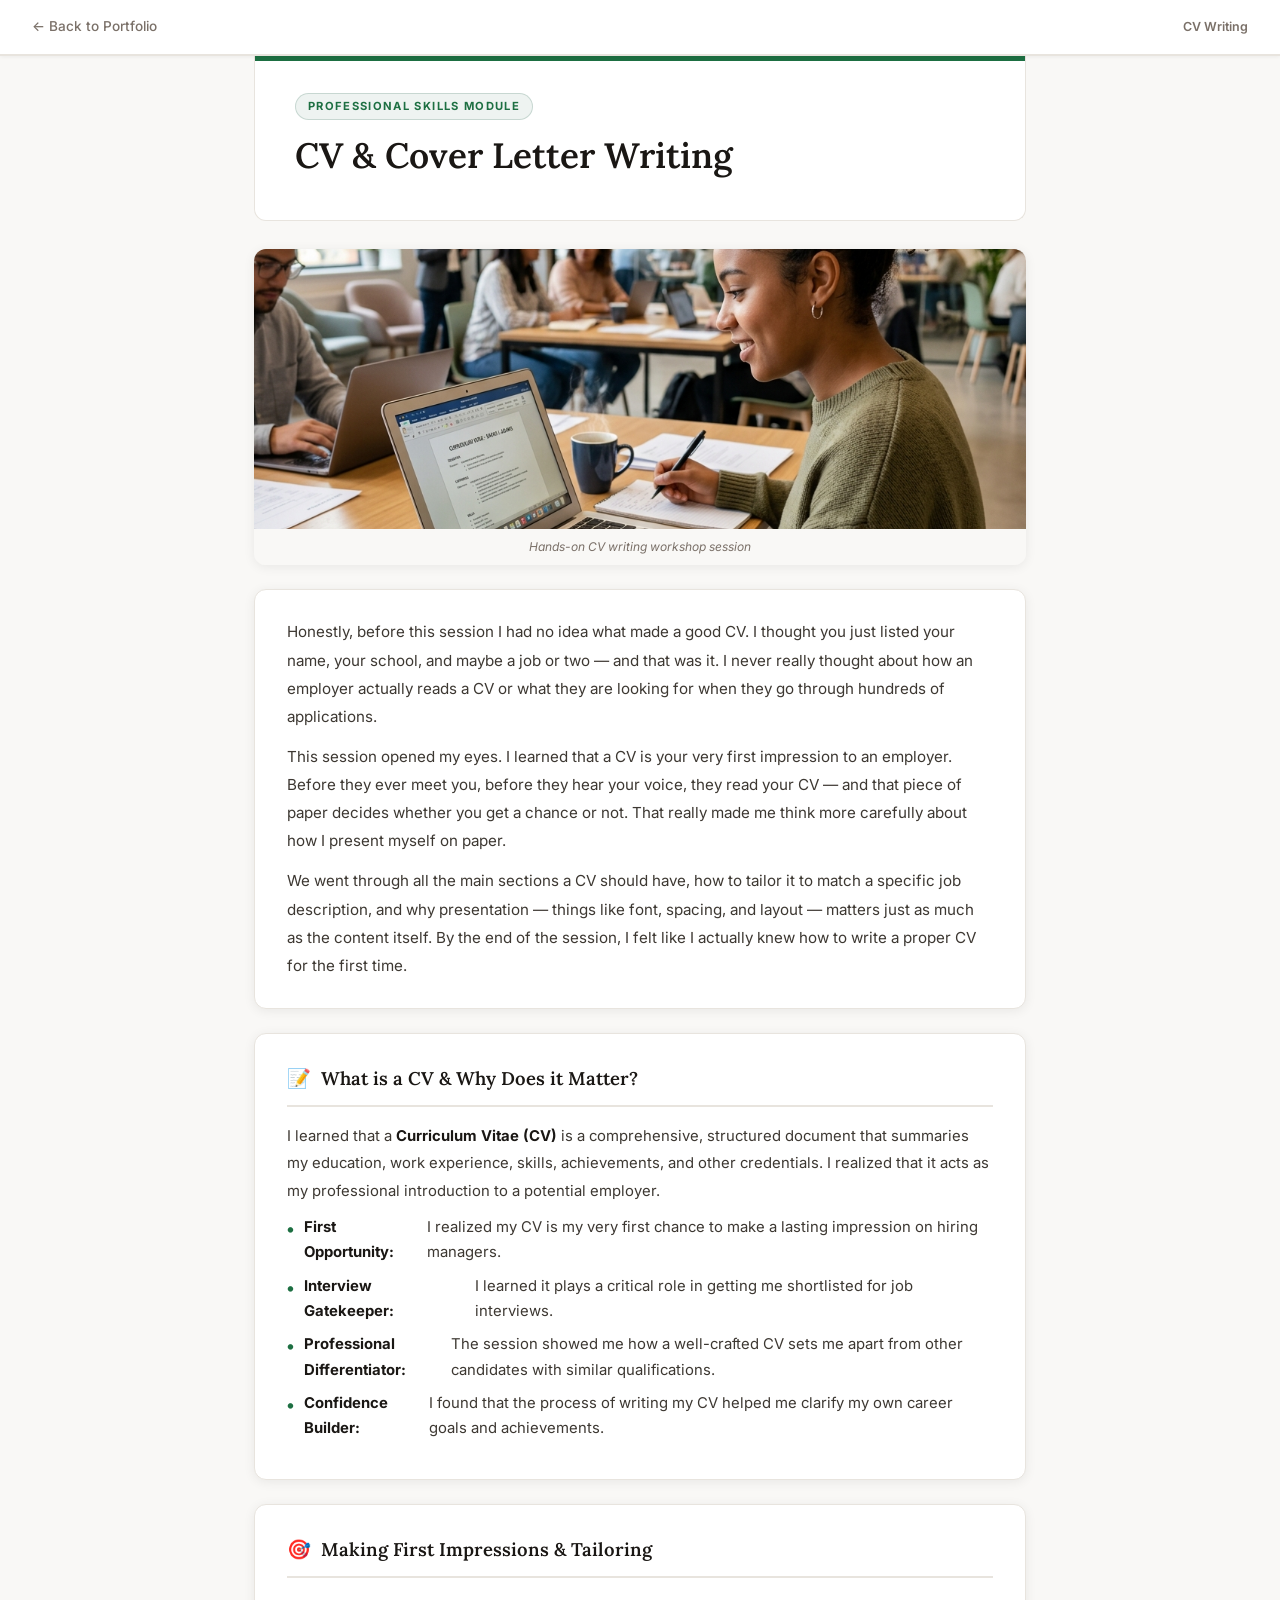
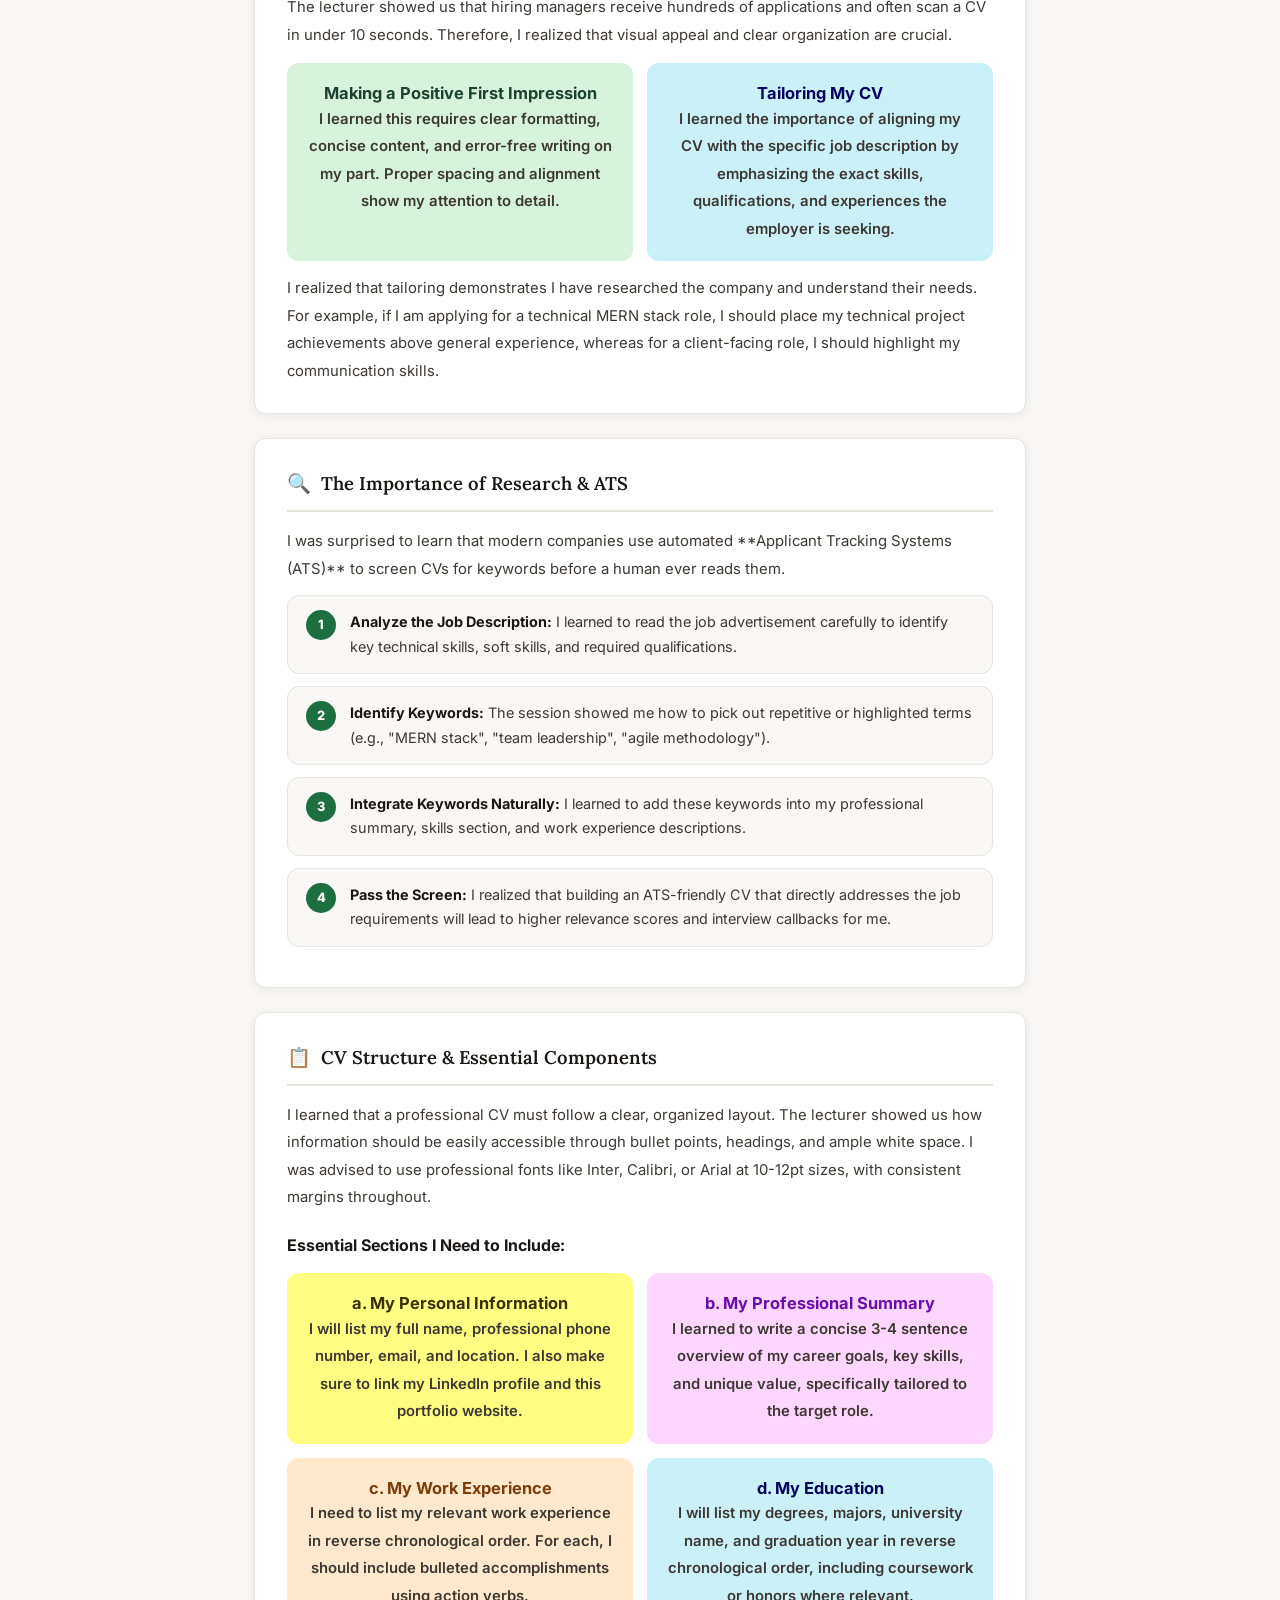
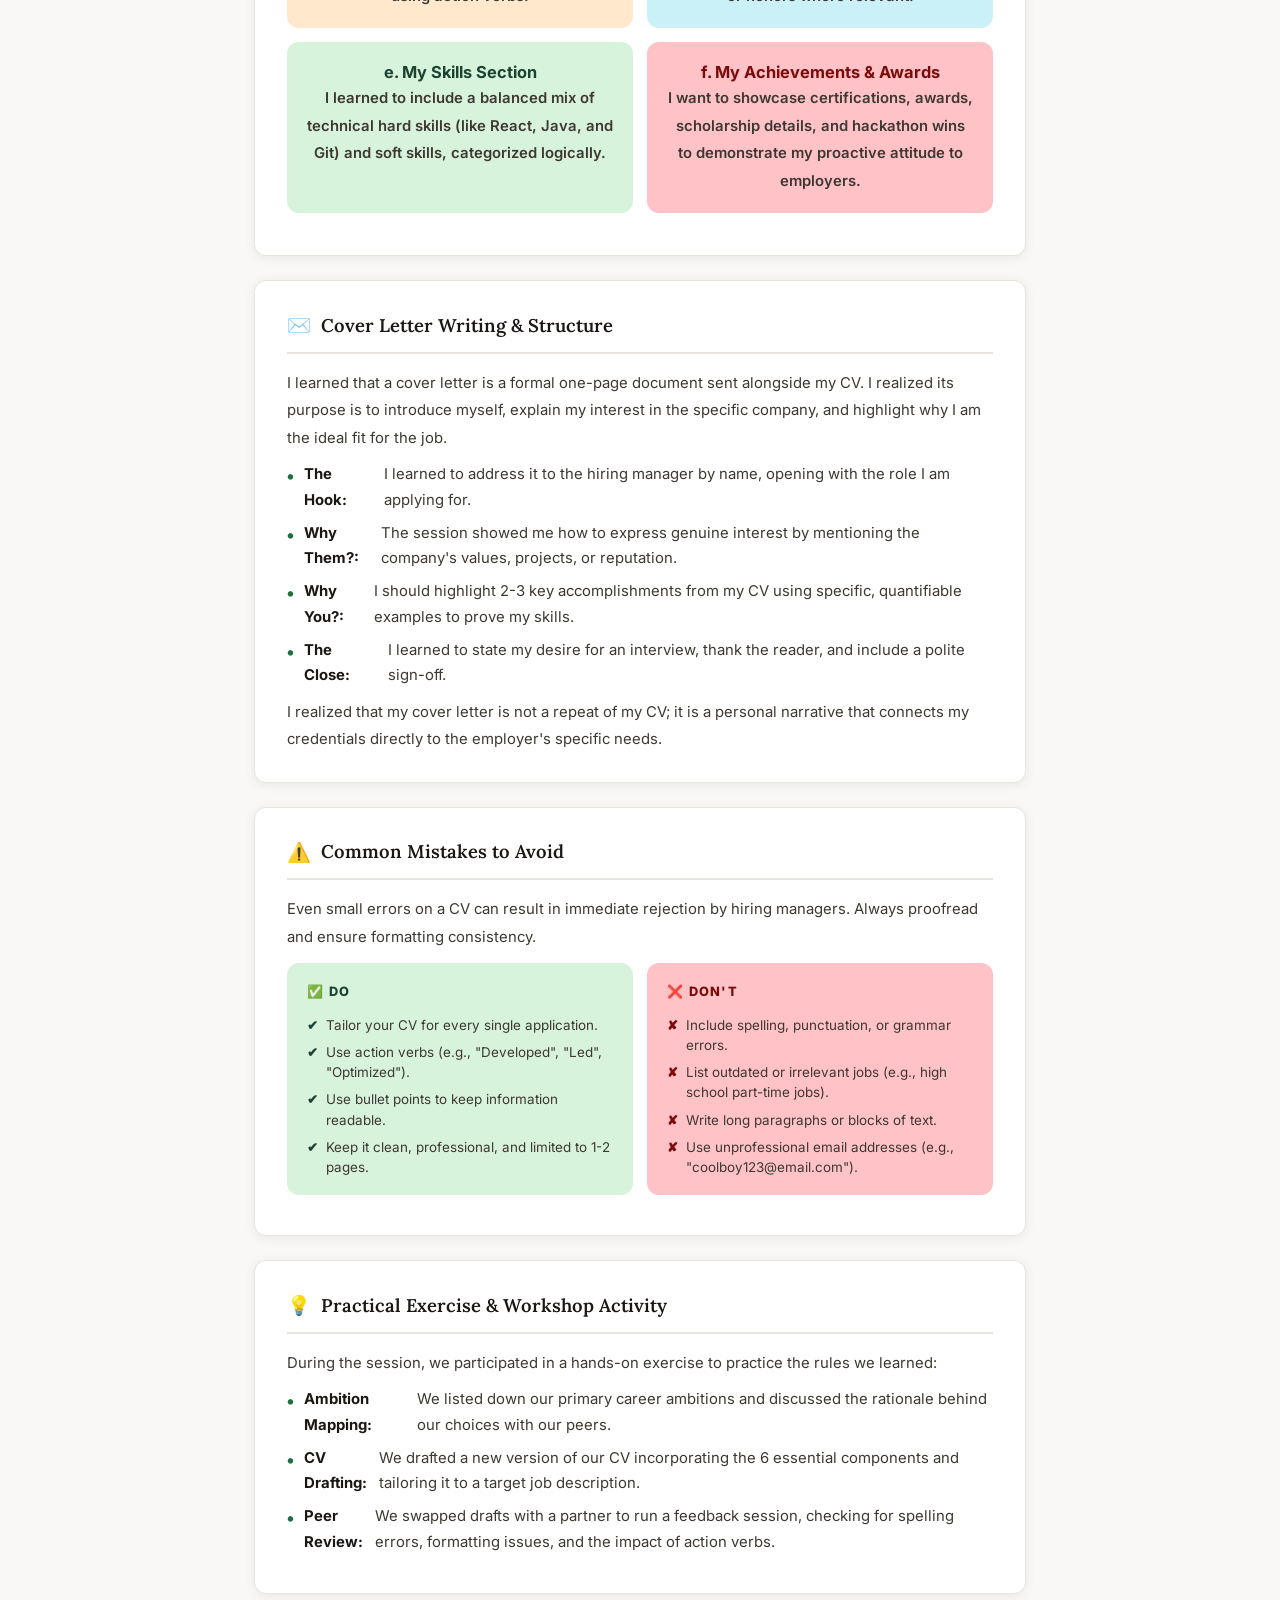
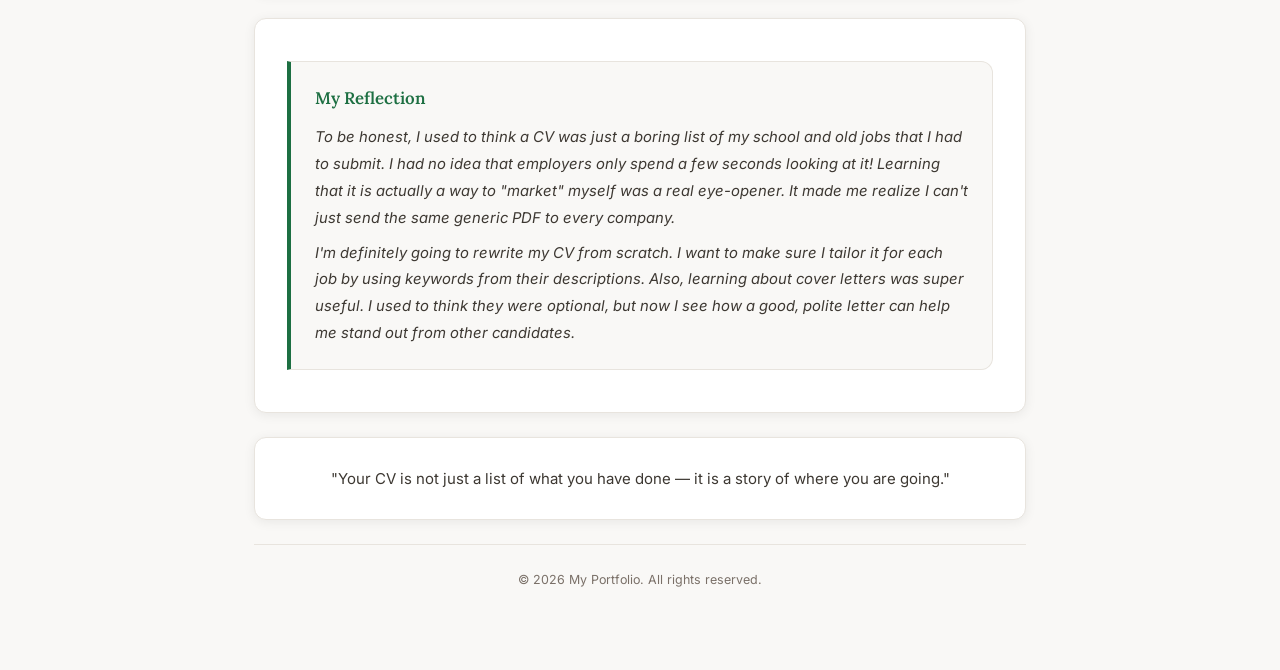
<file: cv-writing.html>
<!DOCTYPE html>
<html lang="en">
<head>
  <meta charset="UTF-8" />
  <meta name="viewport" content="width=device-width, initial-scale=1.0" />
  <meta name="description" content="Professional e-Portfolio entry for CV & Cover Letter Writing session. Detailed analysis of CV structure, ATS optimizations, and cover letter guidelines." />
  <title>CV & Cover Letter Writing | Portfolio</title>
  <link rel="stylesheet" href="style.css" />
  <link rel="stylesheet" href="portfolio-style.css" />
  <style>
    :root {
      --header-accent: #1d6f42;
    }
  </style>
</head>
<body>

  <!-- TOP BAR -->
  <div class="p-topbar">
    <a href="index.html#portfolio" class="p-back-btn">&#8592; Back to Portfolio</a>
    <span class="p-breadcrumb">CV Writing</span>
  </div>

  <!-- PAGE WRAPPER -->
  <div class="p-page">

    <!-- HEADER -->
    <div class="p-header">
      <span class="p-subject-tag">Professional Skills Module</span>
      <h1 class="p-title">CV & Cover Letter Writing</h1>
    </div>

    <!-- SESSION PHOTO -->
    <div class="p-session-photo">
      <img src="images/cv_writing_session.png" alt="CV & Cover Letter Writing Session" />
      <p class="p-photo-caption">Hands-on CV writing workshop session</p>
    </div>

    <!-- INTRO -->
    <div class="p-intro">
      <p>
        Honestly, before this session I had no idea what made a good CV. I thought you just listed your name, your school, and maybe a job or two — and that was it. I never really thought about how an employer actually reads a CV or what they are looking for when they go through hundreds of applications.
      </p>
      <p>
        This session opened my eyes. I learned that a CV is your very first impression to an employer. Before they ever meet you, before they hear your voice, they read your CV — and that piece of paper decides whether you get a chance or not. That really made me think more carefully about how I present myself on paper.
      </p>
      <p>
        We went through all the main sections a CV should have, how to tailor it to match a specific job description, and why presentation — things like font, spacing, and layout — matters just as much as the content itself. By the end of the session, I felt like I actually knew how to write a proper CV for the first time.
      </p>
    </div>

    
    <!-- SECTION: Understanding the CV -->
    <div class="p-section">
      <h2 class="p-section-title"><span class="s-icon">📝</span>What is a CV & Why Does it Matter?</h2>
      <p>I learned that a <strong>Curriculum Vitae (CV)</strong> is a comprehensive, structured document that summaries my education, work experience, skills, achievements, and other credentials. I realized that it acts as my professional introduction to a potential employer.</p>
      <ul class="p-list">
        <li><strong>First Opportunity:</strong> I realized my CV is my very first chance to make a lasting impression on hiring managers.</li>
        <li><strong>Interview Gatekeeper:</strong> I learned it plays a critical role in getting me shortlisted for job interviews.</li>
        <li><strong>Professional Differentiator:</strong> The session showed me how a well-crafted CV sets me apart from other candidates with similar qualifications.</li>
        <li><strong>Confidence Builder:</strong> I found that the process of writing my CV helped me clarify my own career goals and achievements.</li>
      </ul>
    </div>

    <!-- SECTION: First Impressions & Tailoring -->
    <div class="p-section">
      <h2 class="p-section-title"><span class="s-icon">🎯</span>Making First Impressions & Tailoring</h2>
      <p>The lecturer showed us that hiring managers receive hundreds of applications and often scan a CV in under 10 seconds. Therefore, I realized that visual appeal and clear organization are crucial.</p>
      <div class="p-boxes-grid">
        <div class="p-box green">
          <h3>Making a Positive First Impression</h3>
          <p>I learned this requires clear formatting, concise content, and error-free writing on my part. Proper spacing and alignment show my attention to detail.</p>
        </div>
        <div class="p-box blue">
          <h3>Tailoring My CV</h3>
          <p>I learned the importance of aligning my CV with the specific job description by emphasizing the exact skills, qualifications, and experiences the employer is seeking.</p>
        </div>
      </div>
      <p>I realized that tailoring demonstrates I have researched the company and understand their needs. For example, if I am applying for a technical MERN stack role, I should place my technical project achievements above general experience, whereas for a client-facing role, I should highlight my communication skills.</p>
    </div>

    <!-- SECTION: Research & ATS -->
    <div class="p-section">
      <h2 class="p-section-title"><span class="s-icon">🔍</span>The Importance of Research & ATS</h2>
      <p>I was surprised to learn that modern companies use automated **Applicant Tracking Systems (ATS)** to screen CVs for keywords before a human ever reads them.</p>
      <ol class="p-steps">
        <li class="p-step">
          <span class="p-step-num">1</span>
          <div class="p-step-text">
            <strong>Analyze the Job Description:</strong> I learned to read the job advertisement carefully to identify key technical skills, soft skills, and required qualifications.
          </div>
        </li>
        <li class="p-step">
          <span class="p-step-num">2</span>
          <div class="p-step-text">
            <strong>Identify Keywords:</strong> The session showed me how to pick out repetitive or highlighted terms (e.g., "MERN stack", "team leadership", "agile methodology").
          </div>
        </li>
        <li class="p-step">
          <span class="p-step-num">3</span>
          <div class="p-step-text">
            <strong>Integrate Keywords Naturally:</strong> I learned to add these keywords into my professional summary, skills section, and work experience descriptions.
          </div>
        </li>
        <li class="p-step">
          <span class="p-step-num">4</span>
          <div class="p-step-text">
            <strong>Pass the Screen:</strong> I realized that building an ATS-friendly CV that directly addresses the job requirements will lead to higher relevance scores and interview callbacks for me.
          </div>
        </li>
      </ol>
    </div>

    <!-- SECTION: CV Structure & Essential Components -->
    <div class="p-section">
      <h2 class="p-section-title"><span class="s-icon">📋</span>CV Structure & Essential Components</h2>
      <p>I learned that a professional CV must follow a clear, organized layout. The lecturer showed us how information should be easily accessible through bullet points, headings, and ample white space. I was advised to use professional fonts like Inter, Calibri, or Arial at 10-12pt sizes, with consistent margins throughout.</p>
      
      <h3 style="margin-top:20px; margin-bottom:10px; font-size:1rem; color:var(--text-dark);">Essential Sections I Need to Include:</h3>
      <div class="p-boxes-grid">
        <div class="p-box yellow">
          <h3>a. My Personal Information</h3>
          <p>I will list my full name, professional phone number, email, and location. I also make sure to link my LinkedIn profile and this portfolio website.</p>
        </div>
        <div class="p-box pink">
          <h3>b. My Professional Summary</h3>
          <p>I learned to write a concise 3-4 sentence overview of my career goals, key skills, and unique value, specifically tailored to the target role.</p>
        </div>
        <div class="p-box orange">
          <h3>c. My Work Experience</h3>
          <p>I need to list my relevant work experience in reverse chronological order. For each, I should include bulleted accomplishments using action verbs.</p>
        </div>
        <div class="p-box blue">
          <h3>d. My Education</h3>
          <p>I will list my degrees, majors, university name, and graduation year in reverse chronological order, including coursework or honors where relevant.</p>
        </div>
      </div>
      
      <div class="p-boxes-grid">
        <div class="p-box green">
          <h3>e. My Skills Section</h3>
          <p>I learned to include a balanced mix of technical hard skills (like React, Java, and Git) and soft skills, categorized logically.</p>
        </div>
        <div class="p-box red">
          <h3>f. My Achievements & Awards</h3>
          <p>I want to showcase certifications, awards, scholarship details, and hackathon wins to demonstrate my proactive attitude to employers.</p>
        </div>
      </div>
    </div>

    <!-- SECTION: Cover Letter Writing -->
    <div class="p-section">
      <h2 class="p-section-title"><span class="s-icon">✉️</span>Cover Letter Writing & Structure</h2>
      <p>I learned that a cover letter is a formal one-page document sent alongside my CV. I realized its purpose is to introduce myself, explain my interest in the specific company, and highlight why I am the ideal fit for the job.</p>
      <ul class="p-list">
        <li><strong>The Hook:</strong> I learned to address it to the hiring manager by name, opening with the role I am applying for.</li>
        <li><strong>Why Them?:</strong> The session showed me how to express genuine interest by mentioning the company's values, projects, or reputation.</li>
        <li><strong>Why You?:</strong> I should highlight 2-3 key accomplishments from my CV using specific, quantifiable examples to prove my skills.</li>
        <li><strong>The Close:</strong> I learned to state my desire for an interview, thank the reader, and include a polite sign-off.</li>
      </ul>
      <p>I realized that my cover letter is not a repeat of my CV; it is a personal narrative that connects my credentials directly to the employer's specific needs.</p>
    </div>

    <!-- SECTION: Common Mistakes -->
    <div class="p-section">
      <h2 class="p-section-title"><span class="s-icon">⚠️</span>Common Mistakes to Avoid</h2>
      <p>Even small errors on a CV can result in immediate rejection by hiring managers. Always proofread and ensure formatting consistency.</p>
      <div class="p-do-dont">
        <div class="p-do">
          <h3 class="p-do-title">✅ Do</h3>
          <div class="p-do-item"><span class="p-do-check">✔</span> Tailor your CV for every single application.</div>
          <div class="p-do-item"><span class="p-do-check">✔</span> Use action verbs (e.g., "Developed", "Led", "Optimized").</div>
          <div class="p-do-item"><span class="p-do-check">✔</span> Use bullet points to keep information readable.</div>
          <div class="p-do-item"><span class="p-do-check">✔</span> Keep it clean, professional, and limited to 1-2 pages.</div>
        </div>
        <div class="p-dont">
          <h3 class="p-dont-title">❌ Don't</h3>
          <div class="p-dont-item"><span class="p-dont-x">✘</span> Include spelling, punctuation, or grammar errors.</div>
          <div class="p-dont-item"><span class="p-dont-x">✘</span> List outdated or irrelevant jobs (e.g., high school part-time jobs).</div>
          <div class="p-dont-item"><span class="p-dont-x">✘</span> Write long paragraphs or blocks of text.</div>
          <div class="p-dont-item"><span class="p-dont-x">✘</span> Use unprofessional email addresses (e.g., "coolboy123@email.com").</div>
        </div>
      </div>
    </div>

    <!-- SECTION: Practical Exercise -->
    <div class="p-section">
      <h2 class="p-section-title"><span class="s-icon">💡</span>Practical Exercise & Workshop Activity</h2>
      <p>During the session, we participated in a hands-on exercise to practice the rules we learned:</p>
      <ul class="p-list">
        <li><strong>Ambition Mapping:</strong> We listed down our primary career ambitions and discussed the rationale behind our choices with our peers.</li>
        <li><strong>CV Drafting:</strong> We drafted a new version of our CV incorporating the 6 essential components and tailoring it to a target job description.</li>
        <li><strong>Peer Review:</strong> We swapped drafts with a partner to run a feedback session, checking for spelling errors, formatting issues, and the impact of action verbs.</li>
      </ul>
    </div>


    <!-- SECTION: My Reflection -->
    <div class="p-section">
      <div class="p-reflection">
        <h2 class="p-reflection-title">My Reflection</h2>
        <p>To be honest, I used to think a CV was just a boring list of my school and old jobs that I had to submit. I had no idea that employers only spend a few seconds looking at it! Learning that it is actually a way to "market" myself was a real eye-opener. It made me realize I can't just send the same generic PDF to every company.</p>
        <p>I'm definitely going to rewrite my CV from scratch. I want to make sure I tailor it for each job by using keywords from their descriptions. Also, learning about cover letters was super useful. I used to think they were optional, but now I see how a good, polite letter can help me stand out from other candidates.</p>
      </div>
    </div>

    <!-- TAKEAWAY / QUOTE -->
    <div class="p-takeaway">
      <blockquote>
        "Your CV is not just a list of what you have done — it is a story of where you are going."
      </blockquote>
    </div>

    <!-- FOOTER -->
    <div class="p-footer">
      <p>&copy; 2026 My Portfolio. All rights reserved.</p>
    </div>

  </div><!-- end .p-page -->

  </body>
</html>
</file>
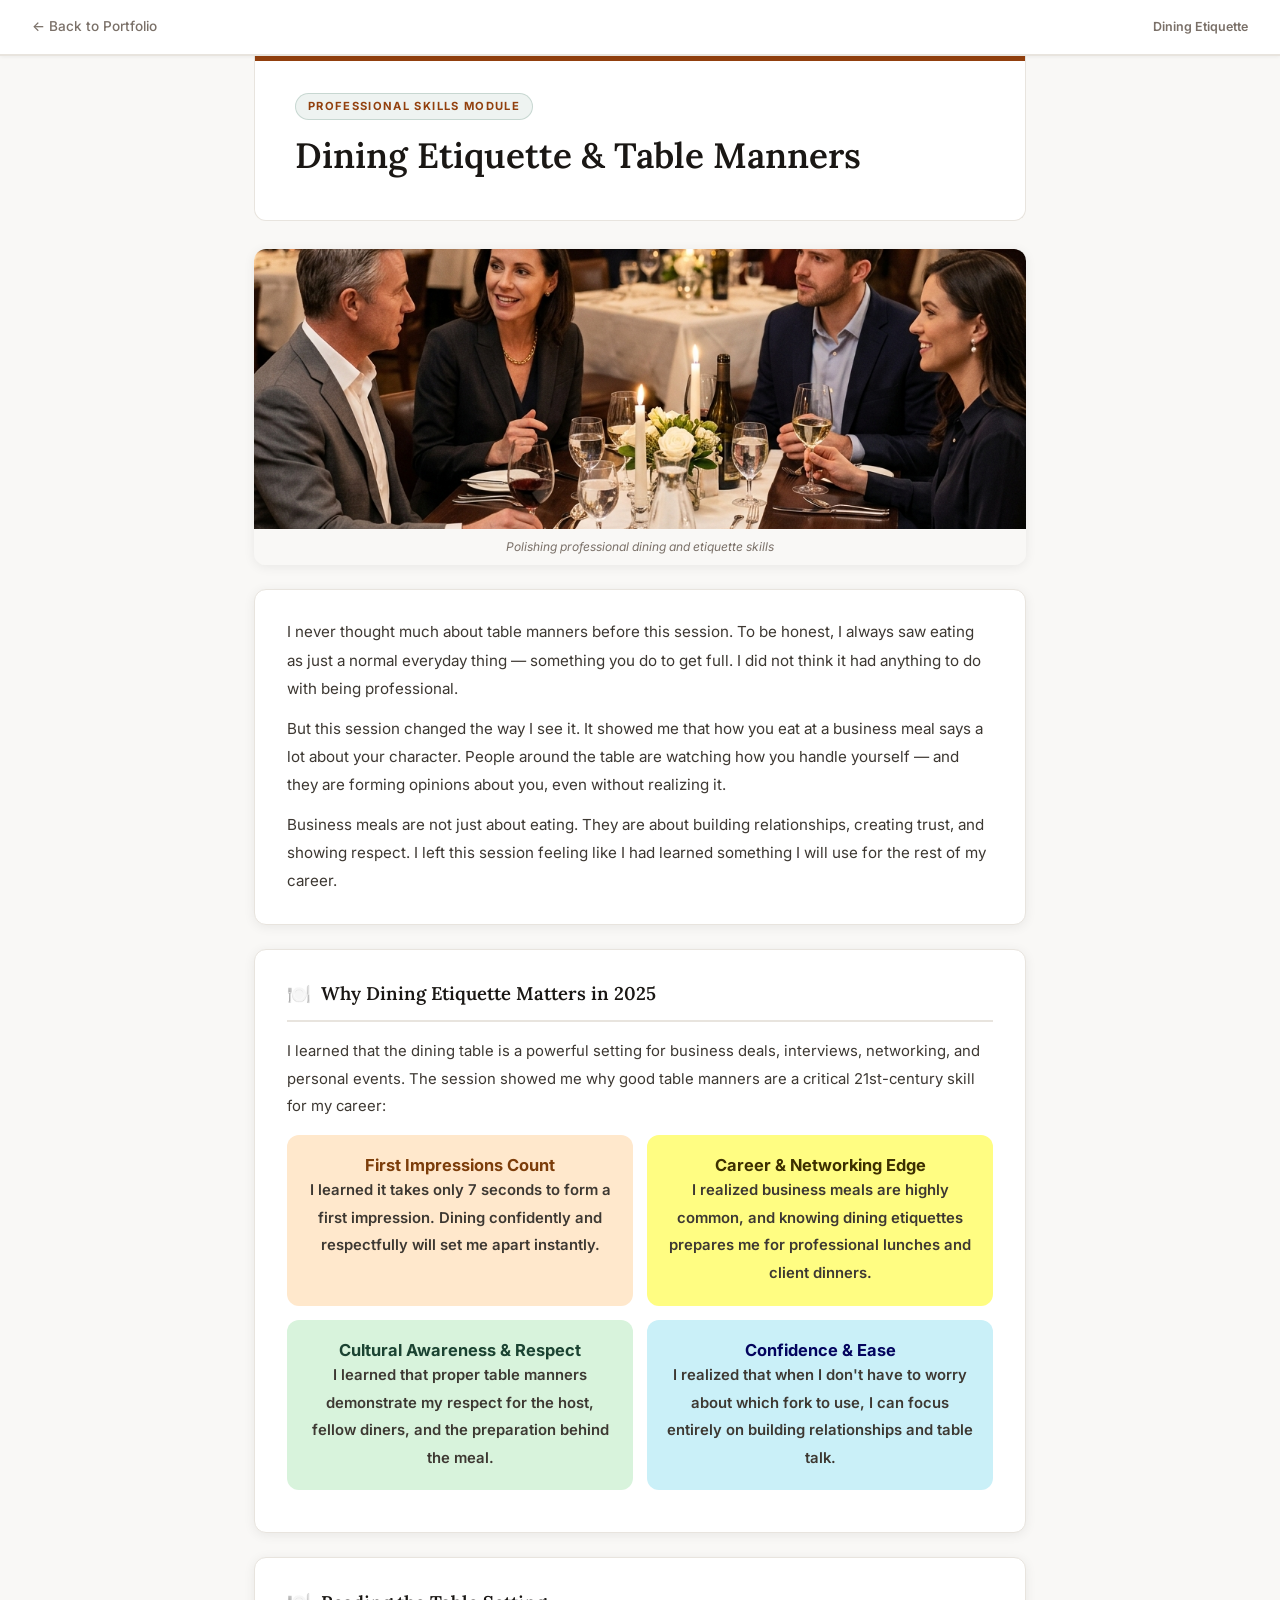
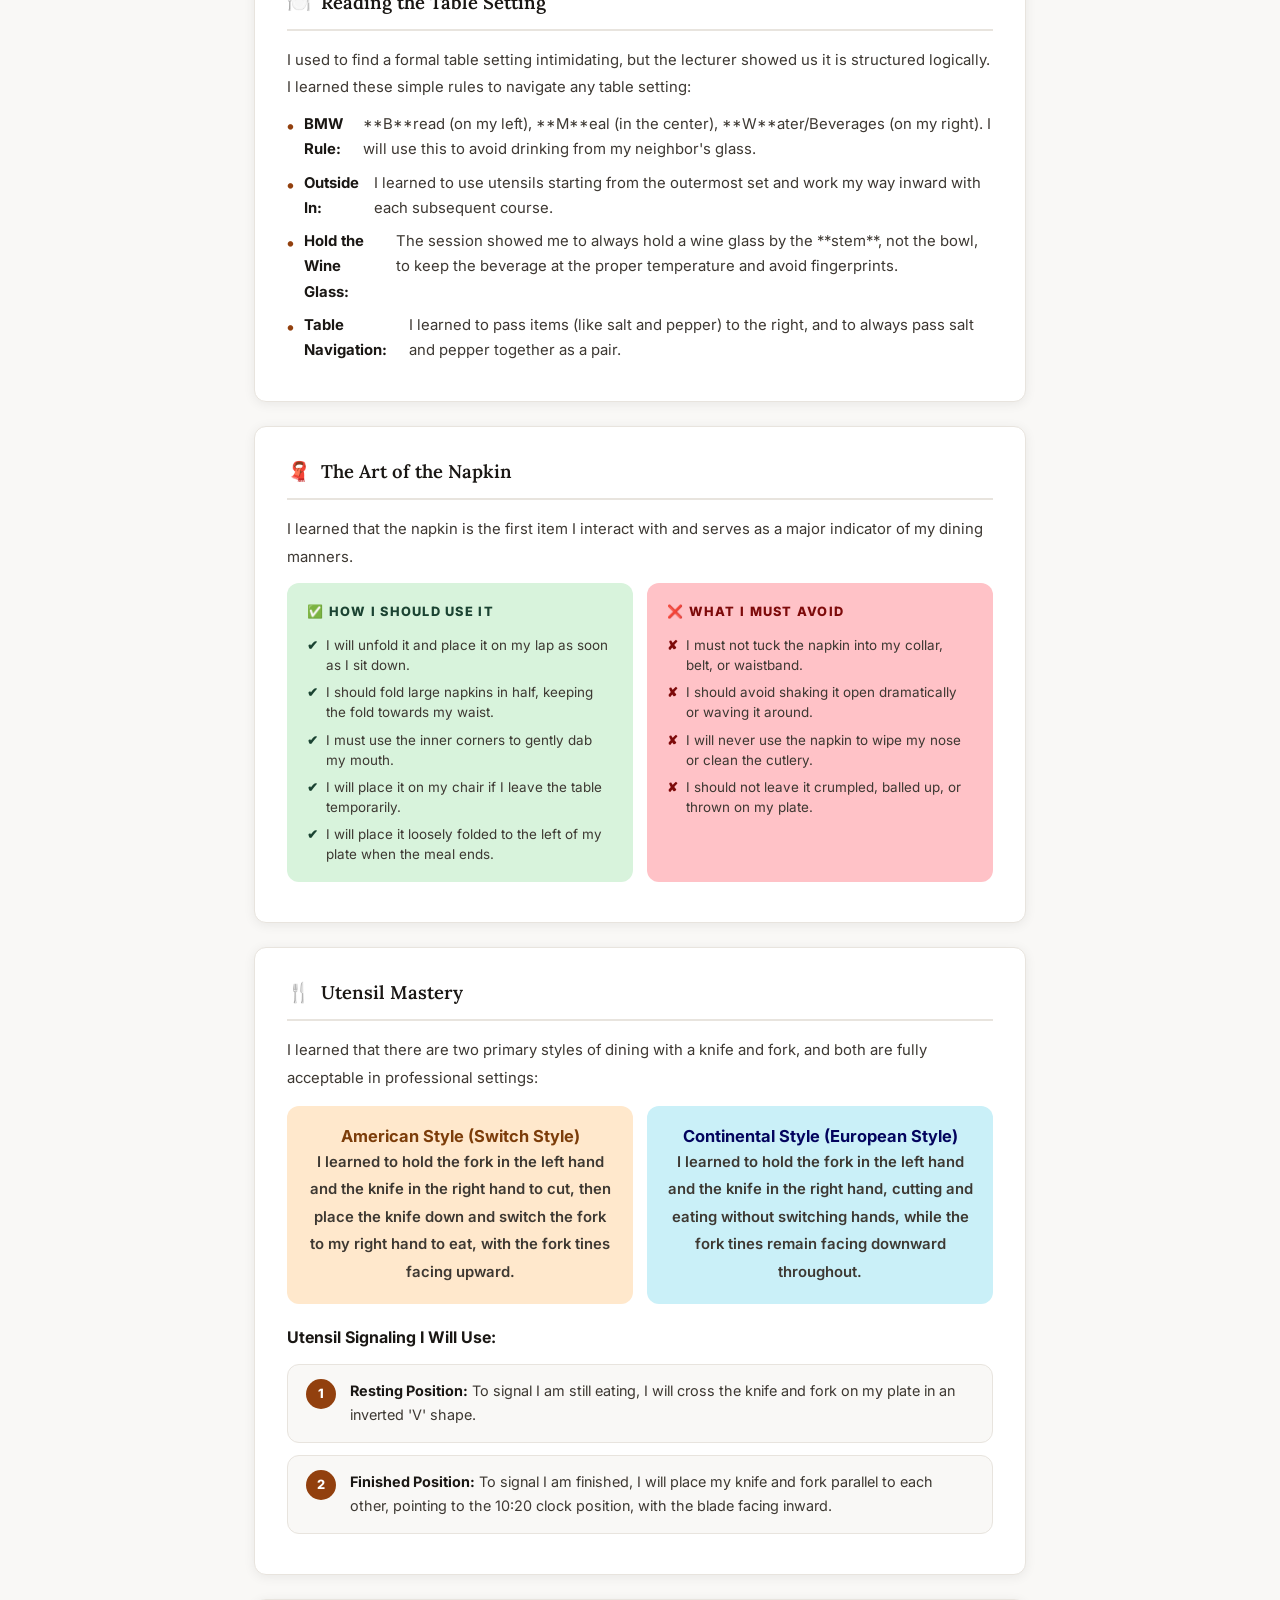
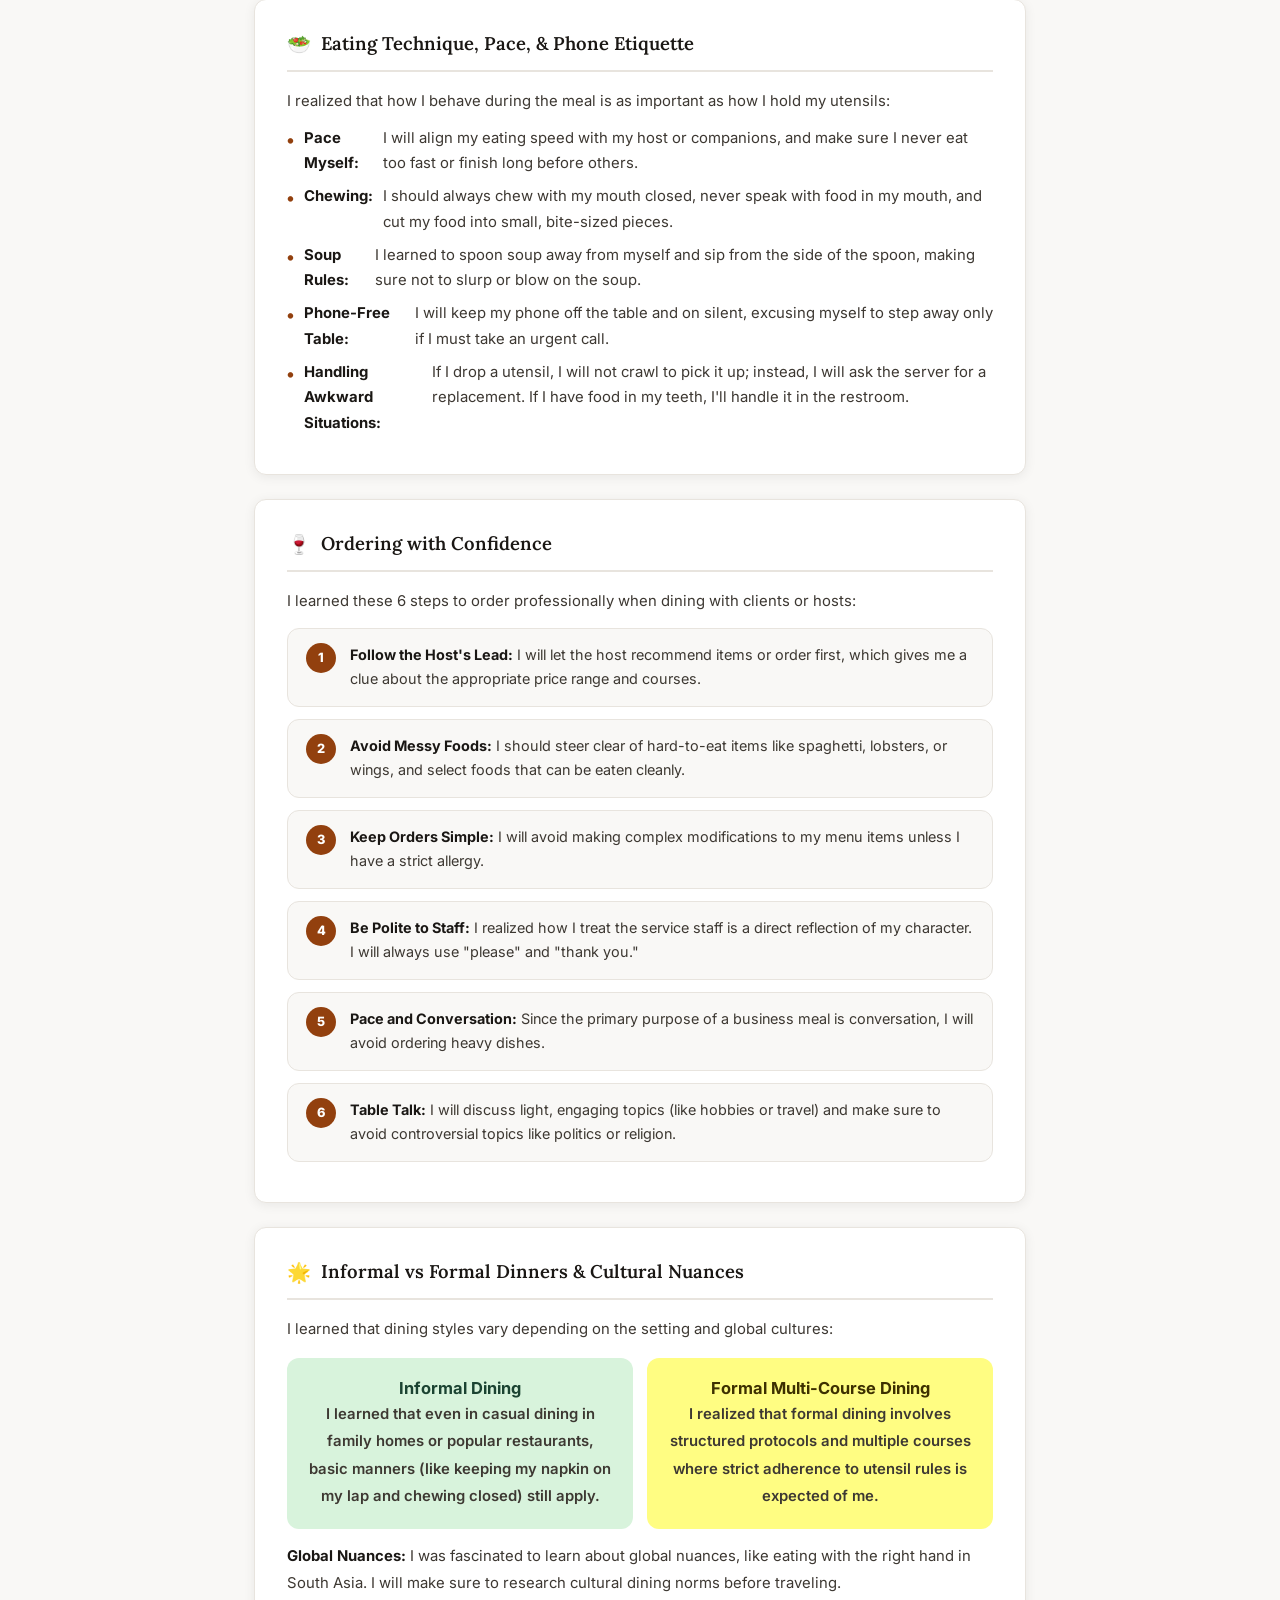
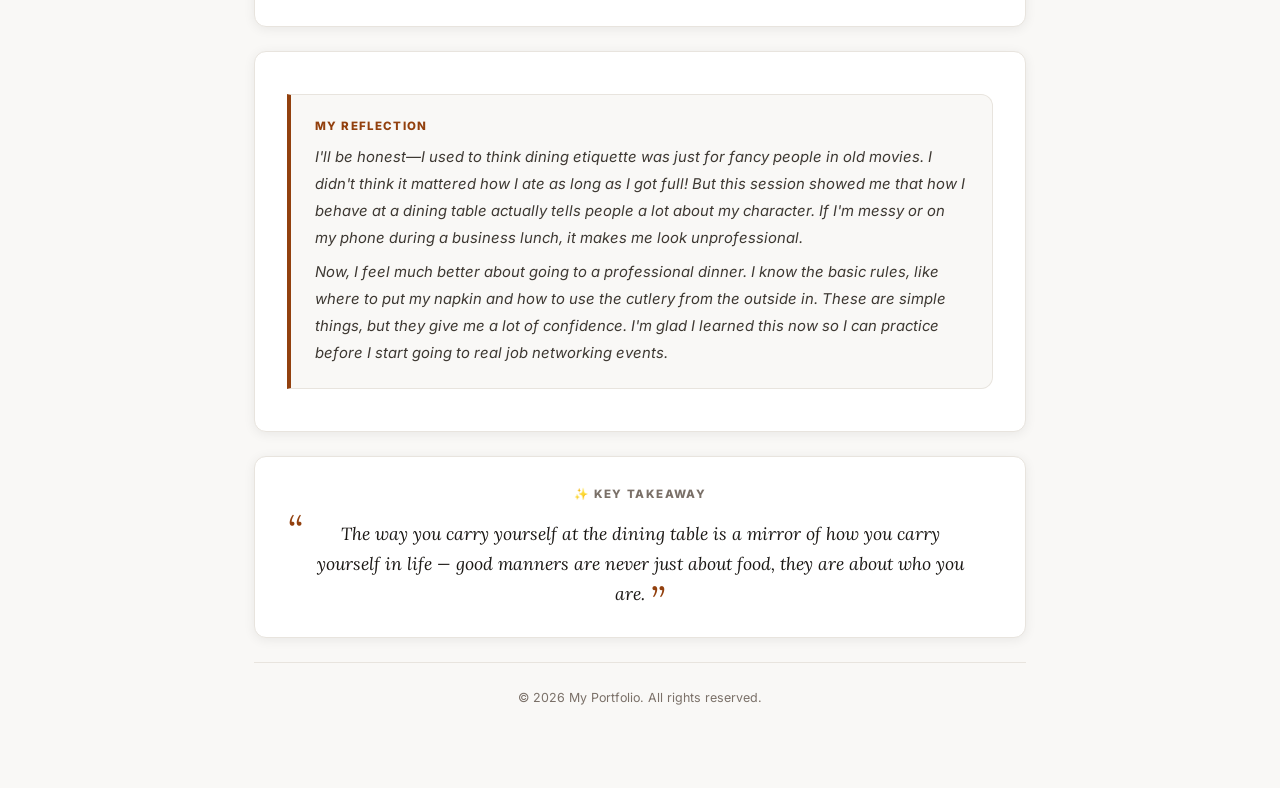
<file: dining-etiquettes.html>
<!DOCTYPE html>
<html lang="en">
<head>
  <meta charset="UTF-8" />
  <meta name="viewport" content="width=device-width, initial-scale=1.0" />
  <meta name="description" content="Professional e-Portfolio entry on Dining Etiquette. Master table settings, napkin rules, continental vs. American styles, informal/formal dinner skills, and phone etiquettes." />
  <title>Dining Etiquette & Table Manners | Portfolio</title>
  <link rel="stylesheet" href="style.css" />
  <link rel="stylesheet" href="portfolio-style.css" />
  <style>
    :root {
      --header-accent: #92400e;
    }
  </style>
</head>
<body>

  <!-- TOP BAR -->
  <div class="p-topbar">
    <a href="index.html#portfolio" class="p-back-btn">&#8592; Back to Portfolio</a>
    <span class="p-breadcrumb">Dining Etiquette</span>
  </div>

  <!-- PAGE WRAPPER -->
  <div class="p-page">

    <!-- HEADER -->
    <div class="p-header">
      <span class="p-subject-tag">Professional Skills Module</span>
      <h1 class="p-title">Dining Etiquette & Table Manners</h1>
    </div>

    <!-- SESSION PHOTO -->
    <div class="p-session-photo">
      <img src="images/dining_session.png" alt="Dining Etiquette & Table Manners Session" />
      <p class="p-photo-caption">Polishing professional dining and etiquette skills</p>
    </div>

    <!-- INTRO -->
    <div class="p-intro">
      <p>I never thought much about table manners before this session. To be honest, I always saw eating as just a normal everyday thing — something you do to get full. I did not think it had anything to do with being professional.</p>
      <p>But this session changed the way I see it. It showed me that how you eat at a business meal says a lot about your character. People around the table are watching how you handle yourself — and they are forming opinions about you, even without realizing it.</p>
      <p>Business meals are not just about eating. They are about building relationships, creating trust, and showing respect. I left this session feeling like I had learned something I will use for the rest of my career.</p>
    </div>

    
    <!-- SECTION: Why It Matters -->
    <div class="p-section">
      <h2 class="p-section-title"><span class="s-icon">🍽️</span>Why Dining Etiquette Matters in 2025</h2>
      <p>I learned that the dining table is a powerful setting for business deals, interviews, networking, and personal events. The session showed me why good table manners are a critical 21st-century skill for my career:</p>
      <div class="p-boxes-grid">
        <div class="p-box orange">
          <h3>First Impressions Count</h3>
          <p>I learned it takes only 7 seconds to form a first impression. Dining confidently and respectfully will set me apart instantly.</p>
        </div>
        <div class="p-box yellow">
          <h3>Career & Networking Edge</h3>
          <p>I realized business meals are highly common, and knowing dining etiquettes prepares me for professional lunches and client dinners.</p>
        </div>
        <div class="p-box green">
          <h3>Cultural Awareness & Respect</h3>
          <p>I learned that proper table manners demonstrate my respect for the host, fellow diners, and the preparation behind the meal.</p>
        </div>
        <div class="p-box blue">
          <h3>Confidence & Ease</h3>
          <p>I realized that when I don't have to worry about which fork to use, I can focus entirely on building relationships and table talk.</p>
        </div>
      </div>
    </div>

    <!-- SECTION: Reading the Table Setting -->
    <div class="p-section">
      <h2 class="p-section-title"><span class="s-icon">🍽️</span>Reading the Table Setting</h2>
      <p>I used to find a formal table setting intimidating, but the lecturer showed us it is structured logically. I learned these simple rules to navigate any table setting:</p>
      <ul class="p-list">
        <li><strong>BMW Rule:</strong> **B**read (on my left), **M**eal (in the center), **W**ater/Beverages (on my right). I will use this to avoid drinking from my neighbor's glass.</li>
        <li><strong>Outside In:</strong> I learned to use utensils starting from the outermost set and work my way inward with each subsequent course.</li>
        <li><strong>Hold the Wine Glass:</strong> The session showed me to always hold a wine glass by the **stem**, not the bowl, to keep the beverage at the proper temperature and avoid fingerprints.</li>
        <li><strong>Table Navigation:</strong> I learned to pass items (like salt and pepper) to the right, and to always pass salt and pepper together as a pair.</li>
      </ul>
    </div>

    <!-- SECTION: Art of the Napkin -->
    <div class="p-section">
      <h2 class="p-section-title"><span class="s-icon">🧣</span>The Art of the Napkin</h2>
      <p>I learned that the napkin is the first item I interact with and serves as a major indicator of my dining manners.</p>
      <div class="p-do-dont">
        <div class="p-do">
          <h3 class="p-do-title">✅ How I Should Use It</h3>
          <div class="p-do-item"><span class="p-do-check">✔</span> I will unfold it and place it on my lap as soon as I sit down.</div>
          <div class="p-do-item"><span class="p-do-check">✔</span> I should fold large napkins in half, keeping the fold towards my waist.</div>
          <div class="p-do-item"><span class="p-do-check">✔</span> I must use the inner corners to gently dab my mouth.</div>
          <div class="p-do-item"><span class="p-do-check">✔</span> I will place it on my chair if I leave the table temporarily.</div>
          <div class="p-do-item"><span class="p-do-check">✔</span> I will place it loosely folded to the left of my plate when the meal ends.</div>
        </div>
        <div class="p-dont">
          <h3 class="p-dont-title">❌ What I Must Avoid</h3>
          <div class="p-dont-item"><span class="p-dont-x">✘</span> I must not tuck the napkin into my collar, belt, or waistband.</div>
          <div class="p-dont-item"><span class="p-dont-x">✘</span> I should avoid shaking it open dramatically or waving it around.</div>
          <div class="p-dont-item"><span class="p-dont-x">✘</span> I will never use the napkin to wipe my nose or clean the cutlery.</div>
          <div class="p-dont-item"><span class="p-dont-x">✘</span> I should not leave it crumpled, balled up, or thrown on my plate.</div>
        </div>
      </div>
    </div>

    <!-- SECTION: Utensil Mastery -->
    <div class="p-section">
      <h2 class="p-section-title"><span class="s-icon">🍴</span>Utensil Mastery</h2>
      <p>I learned that there are two primary styles of dining with a knife and fork, and both are fully acceptable in professional settings:</p>
      <div class="p-boxes-grid">
        <div class="p-box orange">
          <h3>American Style (Switch Style)</h3>
          <p>I learned to hold the fork in the left hand and the knife in the right hand to cut, then place the knife down and switch the fork to my right hand to eat, with the fork tines facing upward.</p>
        </div>
        <div class="p-box blue">
          <h3>Continental Style (European Style)</h3>
          <p>I learned to hold the fork in the left hand and the knife in the right hand, cutting and eating without switching hands, while the fork tines remain facing downward throughout.</p>
        </div>
      </div>
      
      <h3 style="margin-top:20px; margin-bottom:10px; font-size:1rem; color:var(--text-dark);">Utensil Signaling I Will Use:</h3>
      <ol class="p-steps">
        <li class="p-step">
          <span class="p-step-num">1</span>
          <div class="p-step-text"><strong>Resting Position:</strong> To signal I am still eating, I will cross the knife and fork on my plate in an inverted 'V' shape.</div>
        </li>
        <li class="p-step">
          <span class="p-step-num">2</span>
          <div class="p-step-text"><strong>Finished Position:</strong> To signal I am finished, I will place my knife and fork parallel to each other, pointing to the 10:20 clock position, with the blade facing inward.</div>
        </li>
      </ol>
    </div>

    <!-- SECTION: Eating Technique & Pace -->
    <div class="p-section">
      <h2 class="p-section-title"><span class="s-icon">🥗</span>Eating Technique, Pace, & Phone Etiquette</h2>
      <p>I realized that how I behave during the meal is as important as how I hold my utensils:</p>
      <ul class="p-list">
        <li><strong>Pace Myself:</strong> I will align my eating speed with my host or companions, and make sure I never eat too fast or finish long before others.</li>
        <li><strong>Chewing:</strong> I should always chew with my mouth closed, never speak with food in my mouth, and cut my food into small, bite-sized pieces.</li>
        <li><strong>Soup Rules:</strong> I learned to spoon soup away from myself and sip from the side of the spoon, making sure not to slurp or blow on the soup.</li>
        <li><strong>Phone-Free Table:</strong> I will keep my phone off the table and on silent, excusing myself to step away only if I must take an urgent call.</li>
        <li><strong>Handling Awkward Situations:</strong> If I drop a utensil, I will not crawl to pick it up; instead, I will ask the server for a replacement. If I have food in my teeth, I'll handle it in the restroom.</li>
      </ul>
    </div>

    <!-- SECTION: Ordering with Confidence -->
    <div class="p-section">
      <h2 class="p-section-title"><span class="s-icon">🍷</span>Ordering with Confidence</h2>
      <p>I learned these 6 steps to order professionally when dining with clients or hosts:</p>
      <ol class="p-steps">
        <li class="p-step">
          <span class="p-step-num">1</span>
          <div class="p-step-text"><strong>Follow the Host's Lead:</strong> I will let the host recommend items or order first, which gives me a clue about the appropriate price range and courses.</div>
        </li>
        <li class="p-step">
          <span class="p-step-num">2</span>
          <div class="p-step-text"><strong>Avoid Messy Foods:</strong> I should steer clear of hard-to-eat items like spaghetti, lobsters, or wings, and select foods that can be eaten cleanly.</div>
        </li>
        <li class="p-step">
          <span class="p-step-num">3</span>
          <div class="p-step-text"><strong>Keep Orders Simple:</strong> I will avoid making complex modifications to my menu items unless I have a strict allergy.</div>
        </li>
        <li class="p-step">
          <span class="p-step-num">4</span>
          <div class="p-step-text"><strong>Be Polite to Staff:</strong> I realized how I treat the service staff is a direct reflection of my character. I will always use "please" and "thank you."</div>
        </li>
        <li class="p-step">
          <span class="p-step-num">5</span>
          <div class="p-step-text"><strong>Pace and Conversation:</strong> Since the primary purpose of a business meal is conversation, I will avoid ordering heavy dishes.</div>
        </li>
        <li class="p-step">
          <span class="p-step-num">6</span>
          <div class="p-step-text"><strong>Table Talk:</strong> I will discuss light, engaging topics (like hobbies or travel) and make sure to avoid controversial topics like politics or religion.</div>
        </li>
      </ol>
    </div>

    <!-- SECTION: Informal vs Formal Dining -->
    <div class="p-section">
      <h2 class="p-section-title"><span class="s-icon">🌟</span>Informal vs Formal Dinners & Cultural Nuances</h2>
      <p>I learned that dining styles vary depending on the setting and global cultures:</p>
      <div class="p-boxes-grid">
        <div class="p-box green">
          <h3>Informal Dining</h3>
          <p>I learned that even in casual dining in family homes or popular restaurants, basic manners (like keeping my napkin on my lap and chewing closed) still apply.</p>
        </div>
        <div class="p-box yellow">
          <h3>Formal Multi-Course Dining</h3>
          <p>I realized that formal dining involves structured protocols and multiple courses where strict adherence to utensil rules is expected of me.</p>
        </div>
      </div>
      <p style="margin-top:14px;"><strong>Global Nuances:</strong> I was fascinated to learn about global nuances, like eating with the right hand in South Asia. I will make sure to research cultural dining norms before traveling.</p>
    </div>


    <!-- SECTION: My Reflection -->
    <div class="p-section">
      <div class="p-reflection">
        <span class="p-reflection-label">My Reflection</span>
        <p>I'll be honest—I used to think dining etiquette was just for fancy people in old movies. I didn't think it mattered how I ate as long as I got full! But this session showed me that how I behave at a dining table actually tells people a lot about my character. If I'm messy or on my phone during a business lunch, it makes me look unprofessional.</p>
        <p>Now, I feel much better about going to a professional dinner. I know the basic rules, like where to put my napkin and how to use the cutlery from the outside in. These are simple things, but they give me a lot of confidence. I'm glad I learned this now so I can practice before I start going to real job networking events.</p>
      </div>
    </div>

    <!-- TAKEAWAY / QUOTE -->
    <div class="p-takeaway">
      <span class="p-takeaway-label">✨ Key Takeaway</span>
      <div class="p-quote">
        The way you carry yourself at the dining table is a mirror of how you carry yourself in life — good manners are never just about food, they are about who you are.
      </div>
    </div>

    <!-- FOOTER -->
    <div class="p-footer">
      <p>&copy; 2026 My Portfolio. All rights reserved.</p>
    </div>

  </div><!-- end .p-page -->

  </body>
</html>
</file>
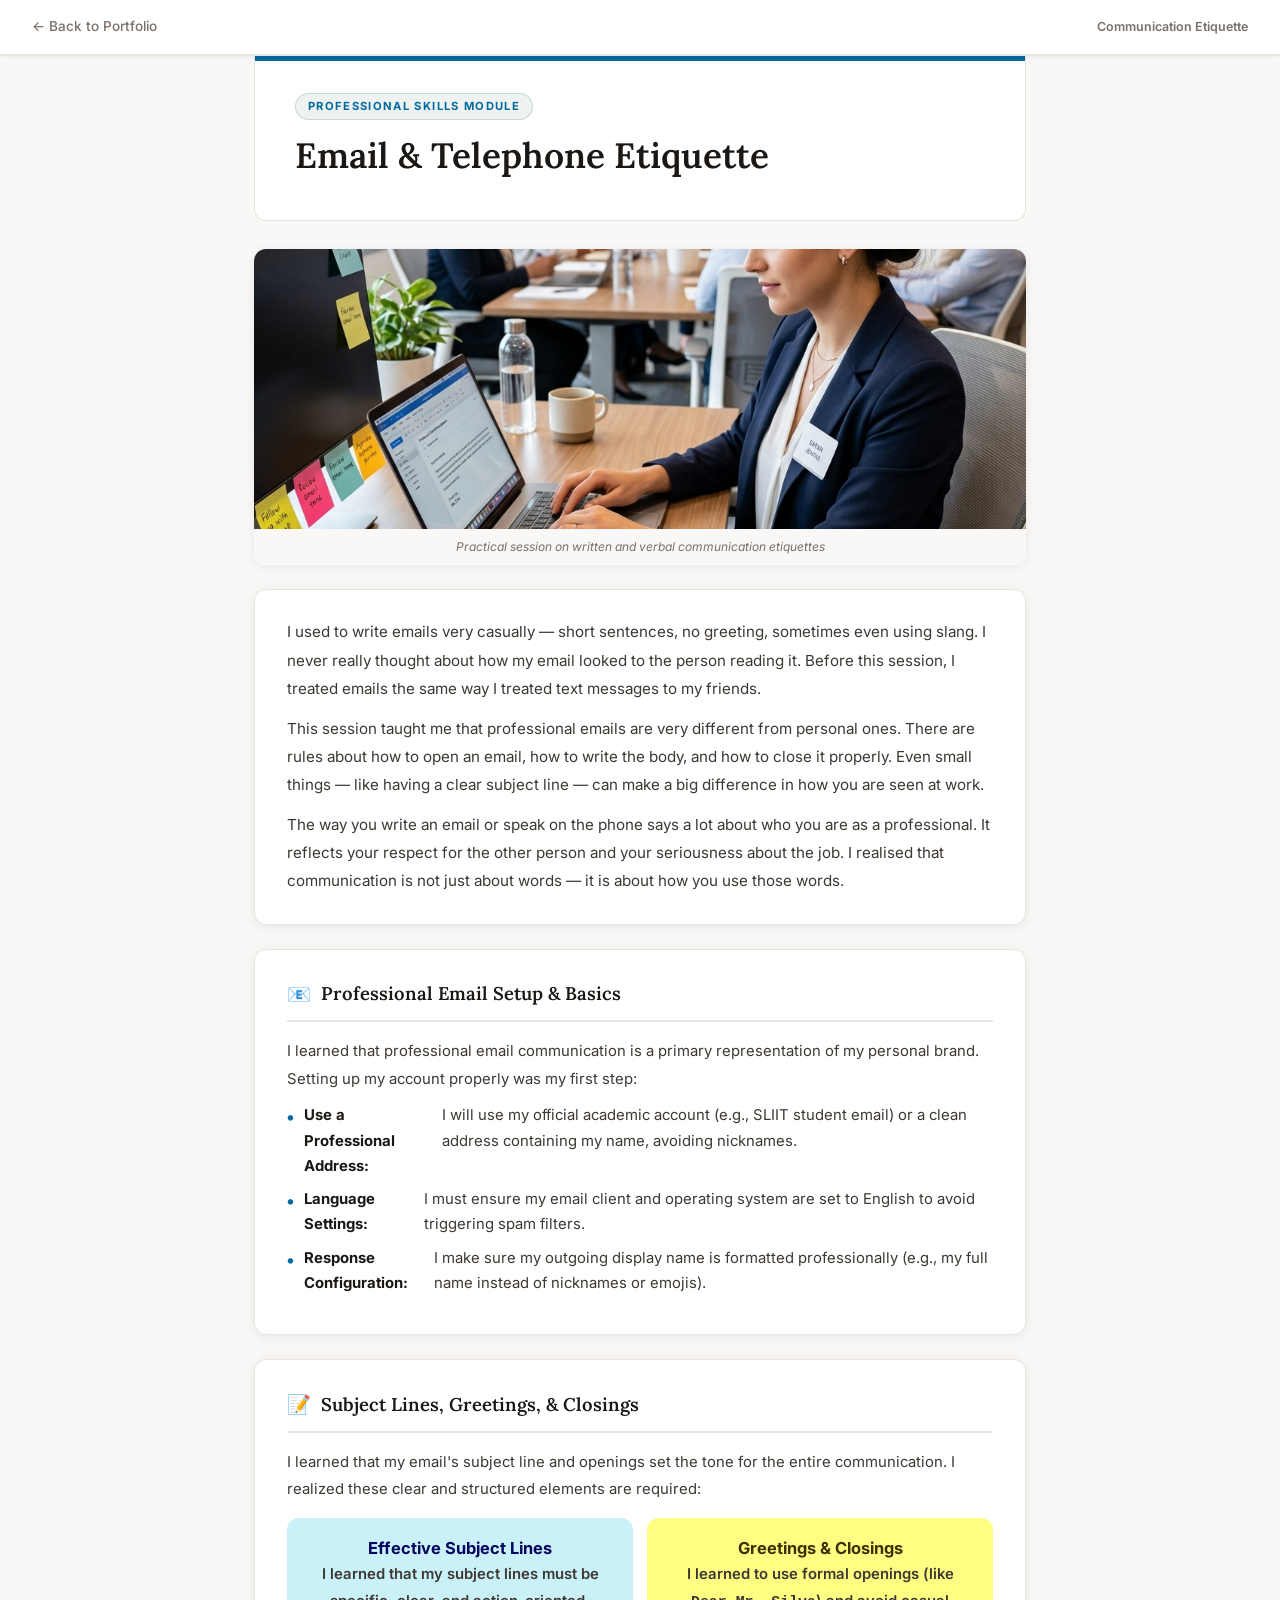
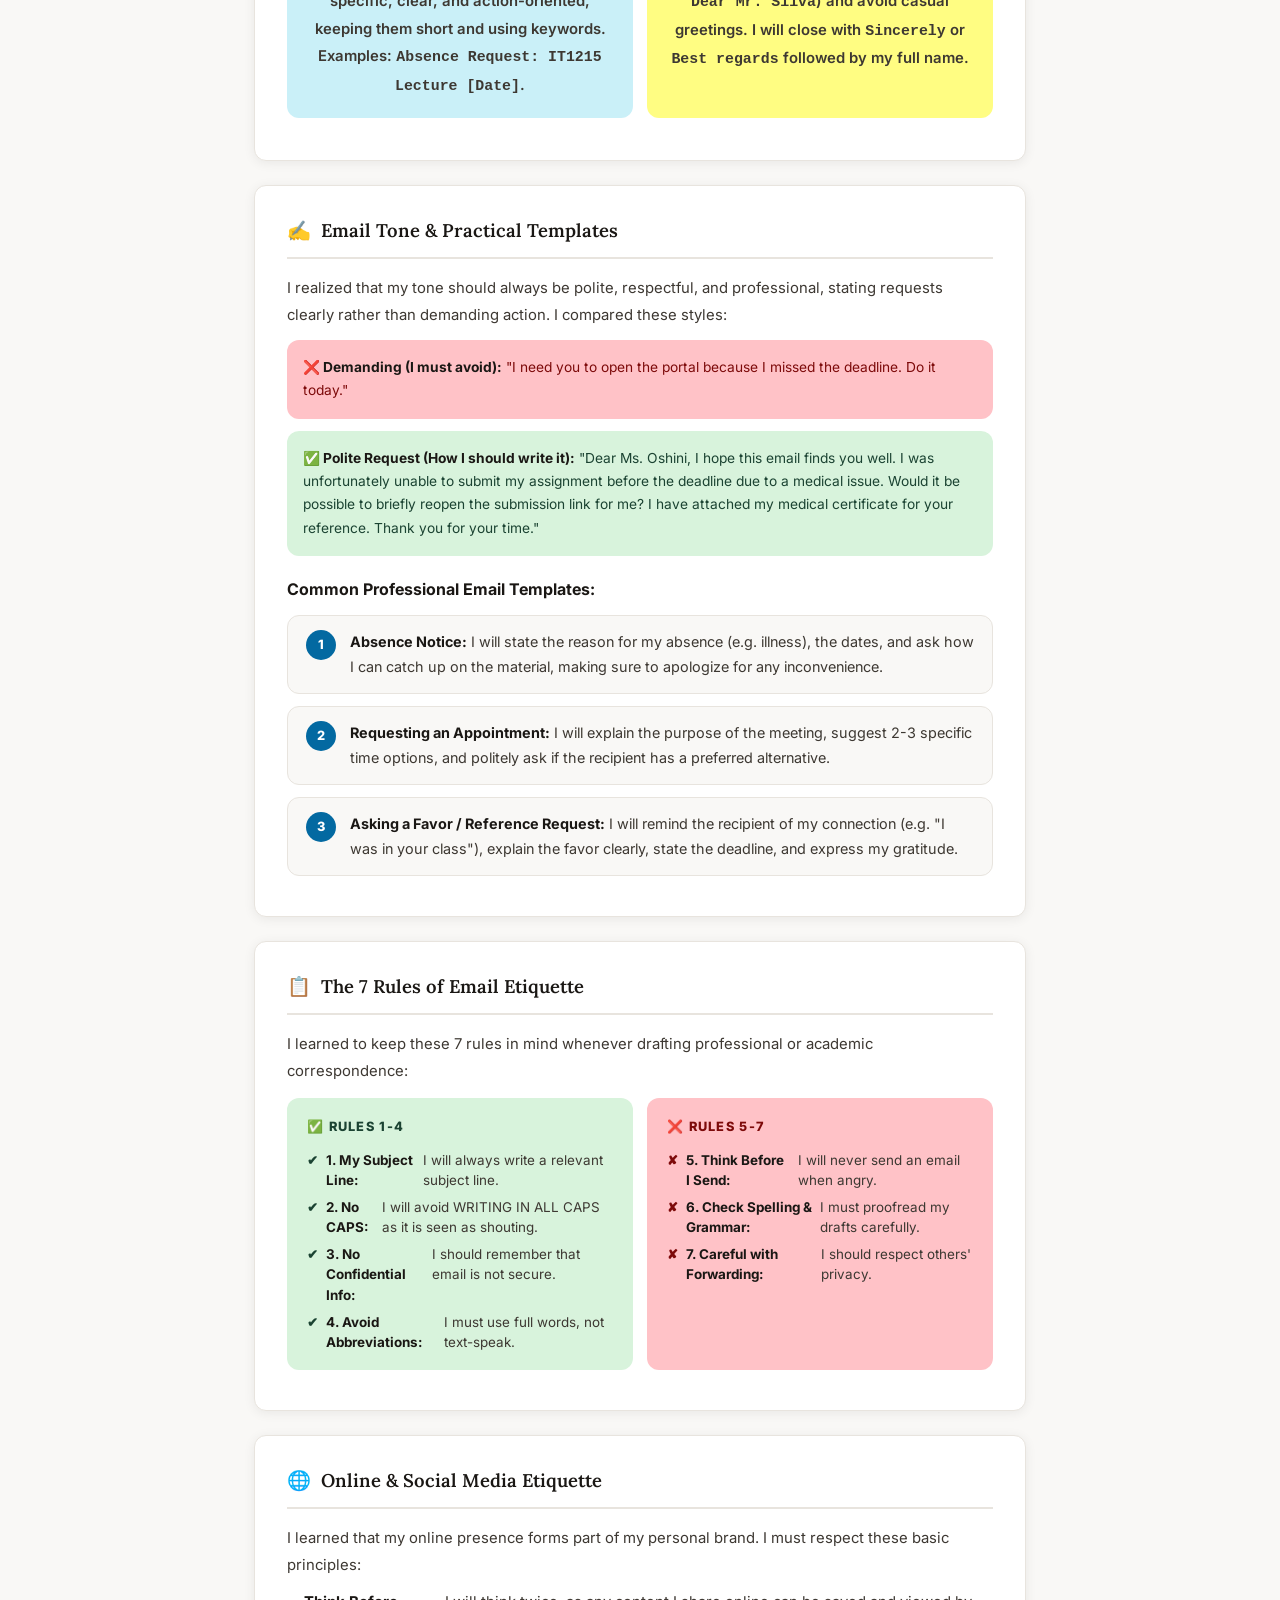
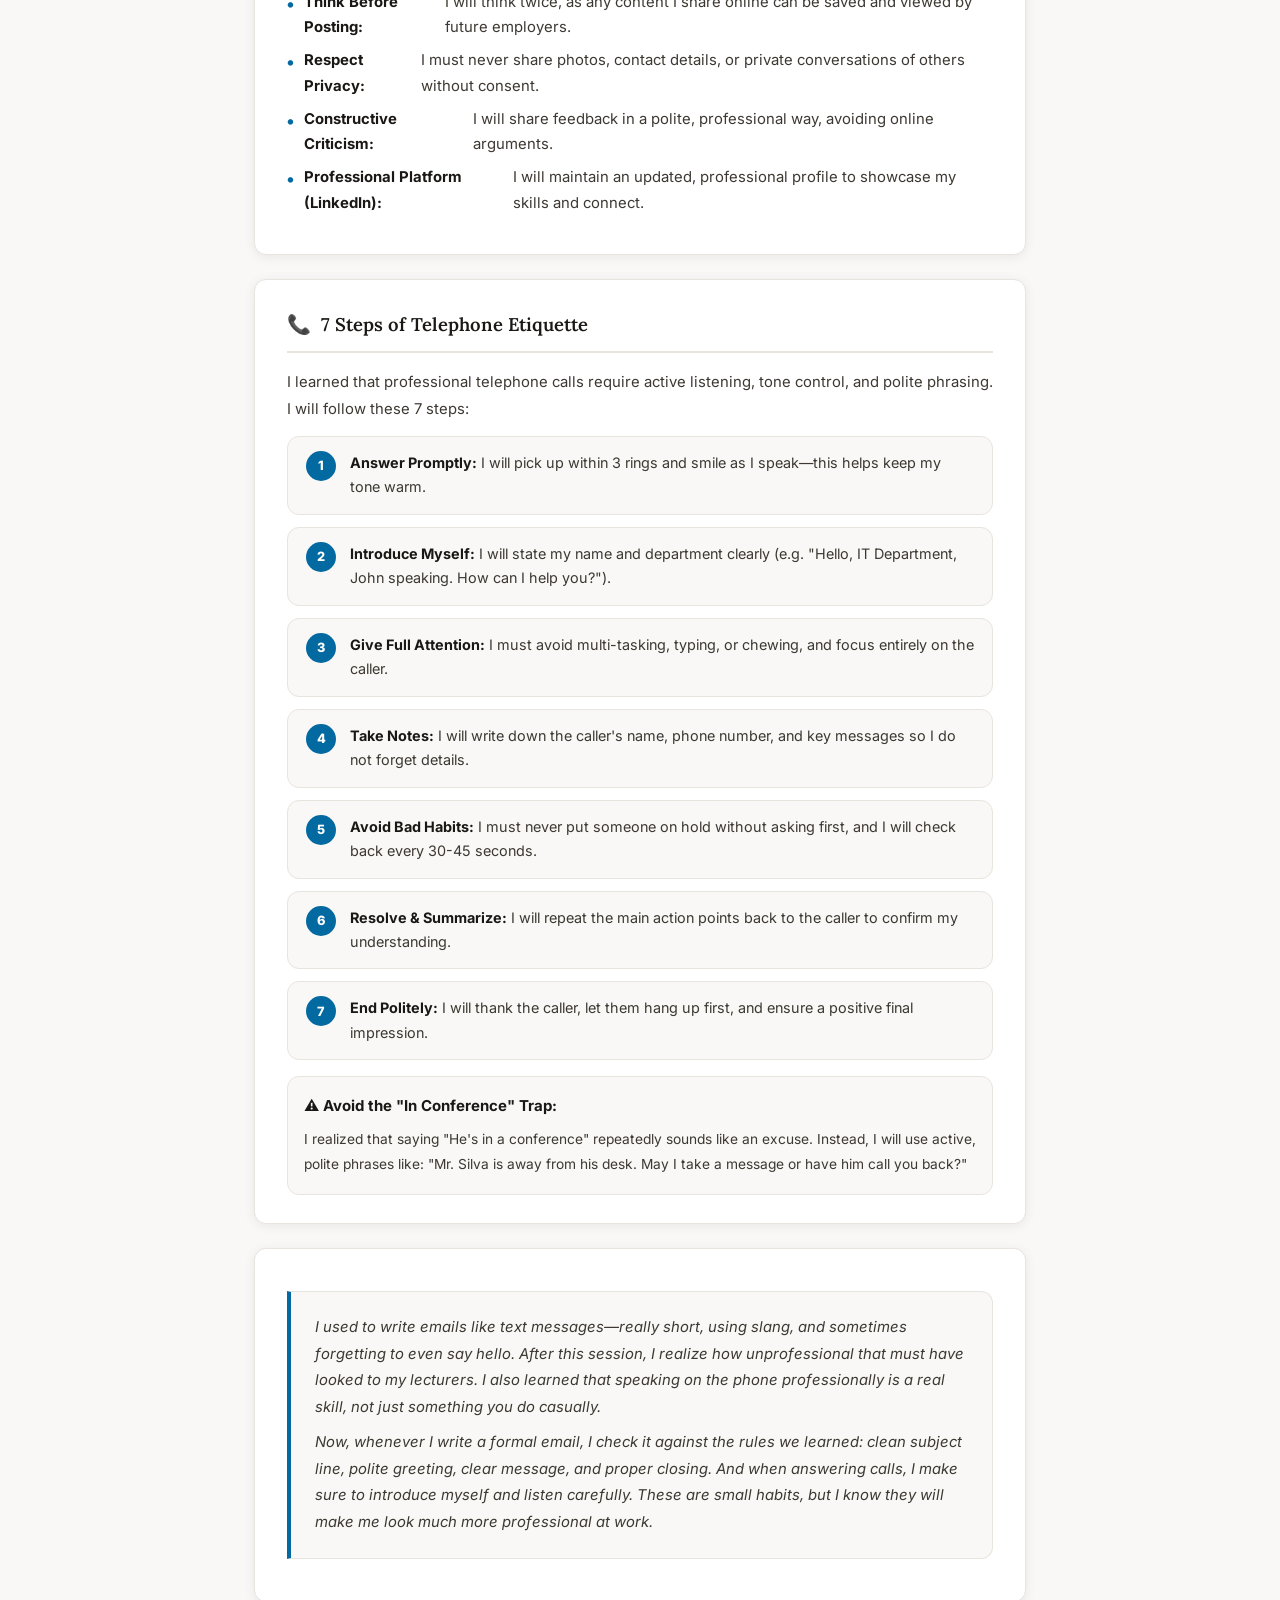
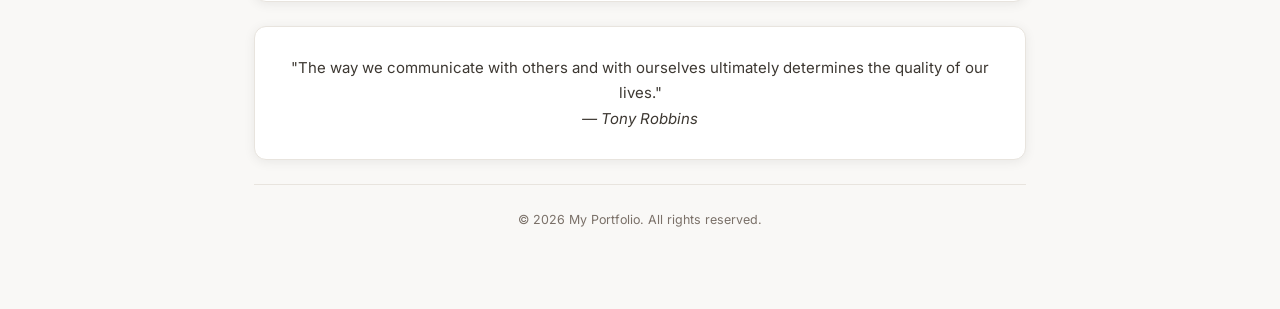
<file: email-telephone-etiquettes.html>
<!DOCTYPE html>
<html lang="en">
<head>
  <meta charset="UTF-8" />
  <meta name="viewport" content="width=device-width, initial-scale=1.0" />
  <meta name="description" content="Professional e-Portfolio entry on Email and Telephone Etiquette. Standard protocols for professional subject lines, email templates, phone courtesies, and online communication." />
  <title>Email & Telephone Etiquette | Portfolio</title>
  <link rel="stylesheet" href="style.css" />
  <link rel="stylesheet" href="portfolio-style.css" />
  <style>
    :root {
      --header-accent: #0369a1;
    }
  </style>
</head>
<body>

  <!-- TOP BAR -->
  <div class="p-topbar">
    <a href="index.html#portfolio" class="p-back-btn">&#8592; Back to Portfolio</a>
    <span class="p-breadcrumb">Communication Etiquette</span>
  </div>

  <!-- PAGE WRAPPER -->
  <div class="p-page">

    <!-- HEADER -->
    <div class="p-header">
      <span class="p-subject-tag">Professional Skills Module</span>
      <h1 class="p-title">Email & Telephone Etiquette</h1>
    </div>

    <!-- SESSION PHOTO -->
    <div class="p-session-photo">
      <img src="images/email_session.png" alt="Email & Telephone Etiquette Session" />
      <p class="p-photo-caption">Practical session on written and verbal communication etiquettes</p>
    </div>

    <!-- INTRO -->
    <div class="p-intro">
      <p>
        I used to write emails very casually — short sentences, no greeting, sometimes even using slang. 
        I never really thought about how my email looked to the person reading it. 
        Before this session, I treated emails the same way I treated text messages to my friends.
      </p>
      <p>
        This session taught me that professional emails are very different from personal ones. 
        There are rules about how to open an email, how to write the body, and how to close it properly. 
        Even small things — like having a clear subject line — can make a big difference in how you are seen at work.
      </p>
      <p>
        The way you write an email or speak on the phone says a lot about who you are as a professional. 
        It reflects your respect for the other person and your seriousness about the job. 
        I realised that communication is not just about words — it is about how you use those words.
      </p>
    </div>

    
    <!-- SECTION: Professional Email Setup -->
    <div class="p-section">
      <h2 class="p-section-title"><span class="s-icon">📧</span>Professional Email Setup & Basics</h2>
      <p>I learned that professional email communication is a primary representation of my personal brand. Setting up my account properly was my first step:</p>
      <ul class="p-list">
        <li><strong>Use a Professional Address:</strong> I will use my official academic account (e.g., SLIIT student email) or a clean address containing my name, avoiding nicknames.</li>
        <li><strong>Language Settings:</strong> I must ensure my email client and operating system are set to English to avoid triggering spam filters.</li>
        <li><strong>Response Configuration:</strong> I make sure my outgoing display name is formatted professionally (e.g., my full name instead of nicknames or emojis).</li>
      </ul>
    </div>

    <!-- SECTION: Subject Lines & Salutations -->
    <div class="p-section">
      <h2 class="p-section-title"><span class="s-icon">📝</span>Subject Lines, Greetings, & Closings</h2>
      <p>I learned that my email's subject line and openings set the tone for the entire communication. I realized these clear and structured elements are required:</p>
      <div class="p-boxes-grid">
        <div class="p-box blue">
          <h3>Effective Subject Lines</h3>
          <p>I learned that my subject lines must be specific, clear, and action-oriented, keeping them short and using keywords. Examples: <code>Absence Request: IT1215 Lecture [Date]</code>.</p>
        </div>
        <div class="p-box yellow">
          <h3>Greetings & Closings</h3>
          <p>I learned to use formal openings (like <code>Dear Mr. Silva</code>) and avoid casual greetings. I will close with <code>Sincerely</code> or <code>Best regards</code> followed by my full name.</p>
        </div>
      </div>
    </div>

    <!-- SECTION: Tone & Email Templates -->
    <div class="p-section">
      <h2 class="p-section-title"><span class="s-icon">✍️</span>Email Tone & Practical Templates</h2>
      <p>I realized that my tone should always be polite, respectful, and professional, stating requests clearly rather than demanding action. I compared these styles:</p>
      <div style="background:var(--box-red); color:var(--box-red-text); border-radius:var(--radius); padding:16px; margin-bottom:12px; font-size:0.86rem;">
        <strong>❌ Demanding (I must avoid):</strong> "I need you to open the portal because I missed the deadline. Do it today."
      </div>
      <div style="background:var(--box-green); color:var(--box-green-text); border-radius:var(--radius); padding:16px; margin-bottom:20px; font-size:0.86rem;">
        <strong>✅ Polite Request (How I should write it):</strong> "Dear Ms. Oshini, I hope this email finds you well. I was unfortunately unable to submit my assignment before the deadline due to a medical issue. Would it be possible to briefly reopen the submission link for me? I have attached my medical certificate for your reference. Thank you for your time."
      </div>
      
      <h3 style="margin-bottom:10px; font-size:1rem; color:var(--text-dark);">Common Professional Email Templates:</h3>
      <ol class="p-steps">
        <li class="p-step">
          <span class="p-step-num">1</span>
          <div class="p-step-text">
            <strong>Absence Notice:</strong> I will state the reason for my absence (e.g. illness), the dates, and ask how I can catch up on the material, making sure to apologize for any inconvenience.
          </div>
        </li>
        <li class="p-step">
          <span class="p-step-num">2</span>
          <div class="p-step-text">
            <strong>Requesting an Appointment:</strong> I will explain the purpose of the meeting, suggest 2-3 specific time options, and politely ask if the recipient has a preferred alternative.
          </div>
        </li>
        <li class="p-step">
          <span class="p-step-num">3</span>
          <div class="p-step-text">
            <strong>Asking a Favor / Reference Request:</strong> I will remind the recipient of my connection (e.g. "I was in your class"), explain the favor clearly, state the deadline, and express my gratitude.
          </div>
        </li>
      </ol>
    </div>

    <!-- SECTION: The 7 Rules of Email Etiquette -->
    <div class="p-section">
      <h2 class="p-section-title"><span class="s-icon">📋</span>The 7 Rules of Email Etiquette</h2>
      <p>I learned to keep these 7 rules in mind whenever drafting professional or academic correspondence:</p>
      <div class="p-do-dont">
        <div class="p-do">
          <h3 class="p-do-title">✅ Rules 1-4</h3>
          <div class="p-do-item"><span class="p-do-check">✔</span> <strong>1. My Subject Line:</strong> I will always write a relevant subject line.</div>
          <div class="p-do-item"><span class="p-do-check">✔</span> <strong>2. No CAPS:</strong> I will avoid WRITING IN ALL CAPS as it is seen as shouting.</div>
          <div class="p-do-item"><span class="p-do-check">✔</span> <strong>3. No Confidential Info:</strong> I should remember that email is not secure.</div>
          <div class="p-do-item"><span class="p-do-check">✔</span> <strong>4. Avoid Abbreviations:</strong> I must use full words, not text-speak.</div>
        </div>
        <div class="p-dont">
          <h3 class="p-dont-title">❌ Rules 5-7</h3>
          <div class="p-dont-item"><span class="p-dont-x">✘</span> <strong>5. Think Before I Send:</strong> I will never send an email when angry.</div>
          <div class="p-dont-item"><span class="p-dont-x">✘</span> <strong>6. Check Spelling & Grammar:</strong> I must proofread my drafts carefully.</div>
          <div class="p-dont-item"><span class="p-dont-x">✘</span> <strong>7. Careful with Forwarding:</strong> I should respect others' privacy.</div>
        </div>
      </div>
    </div>

    <!-- SECTION: Online & Social Media Etiquette -->
    <div class="p-section">
      <h2 class="p-section-title"><span class="s-icon">🌐</span>Online & Social Media Etiquette</h2>
      <p>I learned that my online presence forms part of my personal brand. I must respect these basic principles:</p>
      <ul class="p-list">
        <li><strong>Think Before Posting:</strong> I will think twice, as any content I share online can be saved and viewed by future employers.</li>
        <li><strong>Respect Privacy:</strong> I must never share photos, contact details, or private conversations of others without consent.</li>
        <li><strong>Constructive Criticism:</strong> I will share feedback in a polite, professional way, avoiding online arguments.</li>
        <li><strong>Professional Platform (LinkedIn):</strong> I will maintain an updated, professional profile to showcase my skills and connect.</li>
      </ul>
    </div>

    <!-- SECTION: Telephone Etiquette -->
    <div class="p-section">
      <h2 class="p-section-title"><span class="s-icon">📞</span>7 Steps of Telephone Etiquette</h2>
      <p>I learned that professional telephone calls require active listening, tone control, and polite phrasing. I will follow these 7 steps:</p>
      <ol class="p-steps">
        <li class="p-step">
          <span class="p-step-num">1</span>
          <div class="p-step-text"><strong>Answer Promptly:</strong> I will pick up within 3 rings and smile as I speak—this helps keep my tone warm.</div>
        </li>
        <li class="p-step">
          <span class="p-step-num">2</span>
          <div class="p-step-text"><strong>Introduce Myself:</strong> I will state my name and department clearly (e.g. "Hello, IT Department, John speaking. How can I help you?").</div>
        </li>
        <li class="p-step">
          <span class="p-step-num">3</span>
          <div class="p-step-text"><strong>Give Full Attention:</strong> I must avoid multi-tasking, typing, or chewing, and focus entirely on the caller.</div>
        </li>
        <li class="p-step">
          <span class="p-step-num">4</span>
          <div class="p-step-text"><strong>Take Notes:</strong> I will write down the caller's name, phone number, and key messages so I do not forget details.</div>
        </li>
        <li class="p-step">
          <span class="p-step-num">5</span>
          <div class="p-step-text"><strong>Avoid Bad Habits:</strong> I must never put someone on hold without asking first, and I will check back every 30-45 seconds.</div>
        </li>
        <li class="p-step">
          <span class="p-step-num">6</span>
          <div class="p-step-text"><strong>Resolve & Summarize:</strong> I will repeat the main action points back to the caller to confirm my understanding.</div>
        </li>
        <li class="p-step">
          <span class="p-step-num">7</span>
          <div class="p-step-text"><strong>End Politely:</strong> I will thank the caller, let them hang up first, and ensure a positive final impression.</div>
        </li>
      </ol>
      
      <div style="background:var(--off-white); border-radius:var(--radius); padding:16px; margin-top:16px; border:1px solid var(--border);">
        <strong style="color:var(--text-dark); display:block; margin-bottom:8px;">⚠️ Avoid the "In Conference" Trap:</strong>
        <p style="font-size:0.86rem; margin-bottom:0;">I realized that saying "He's in a conference" repeatedly sounds like an excuse. Instead, I will use active, polite phrases like: "Mr. Silva is away from his desk. May I take a message or have him call you back?"</p>
      </div>
    </div>


    <!-- SECTION: My Reflection -->
    <div class="p-section">
      <div class="p-reflection">
        <p>
          I used to write emails like text messages—really short, using slang, and sometimes forgetting to even say hello. After this session, I realize how unprofessional that must have looked to my lecturers. I also learned that speaking on the phone professionally is a real skill, not just something you do casually.
        </p>
        <p>
          Now, whenever I write a formal email, I check it against the rules we learned: clean subject line, polite greeting, clear message, and proper closing. And when answering calls, I make sure to introduce myself and listen carefully. These are small habits, but I know they will make me look much more professional at work.
        </p>
      </div>
    </div>

    <!-- TAKEAWAY / QUOTE -->
    <div class="p-takeaway">
      <blockquote>
        "The way we communicate with others and with ourselves ultimately determines the quality of our lives."
      </blockquote>
      <cite>— Tony Robbins</cite>
    </div>

    <!-- FOOTER -->
    <div class="p-footer">
      <p>&copy; 2026 My Portfolio. All rights reserved.</p>
    </div>

  </div><!-- end .p-page -->

  </body>
</html>
</file>
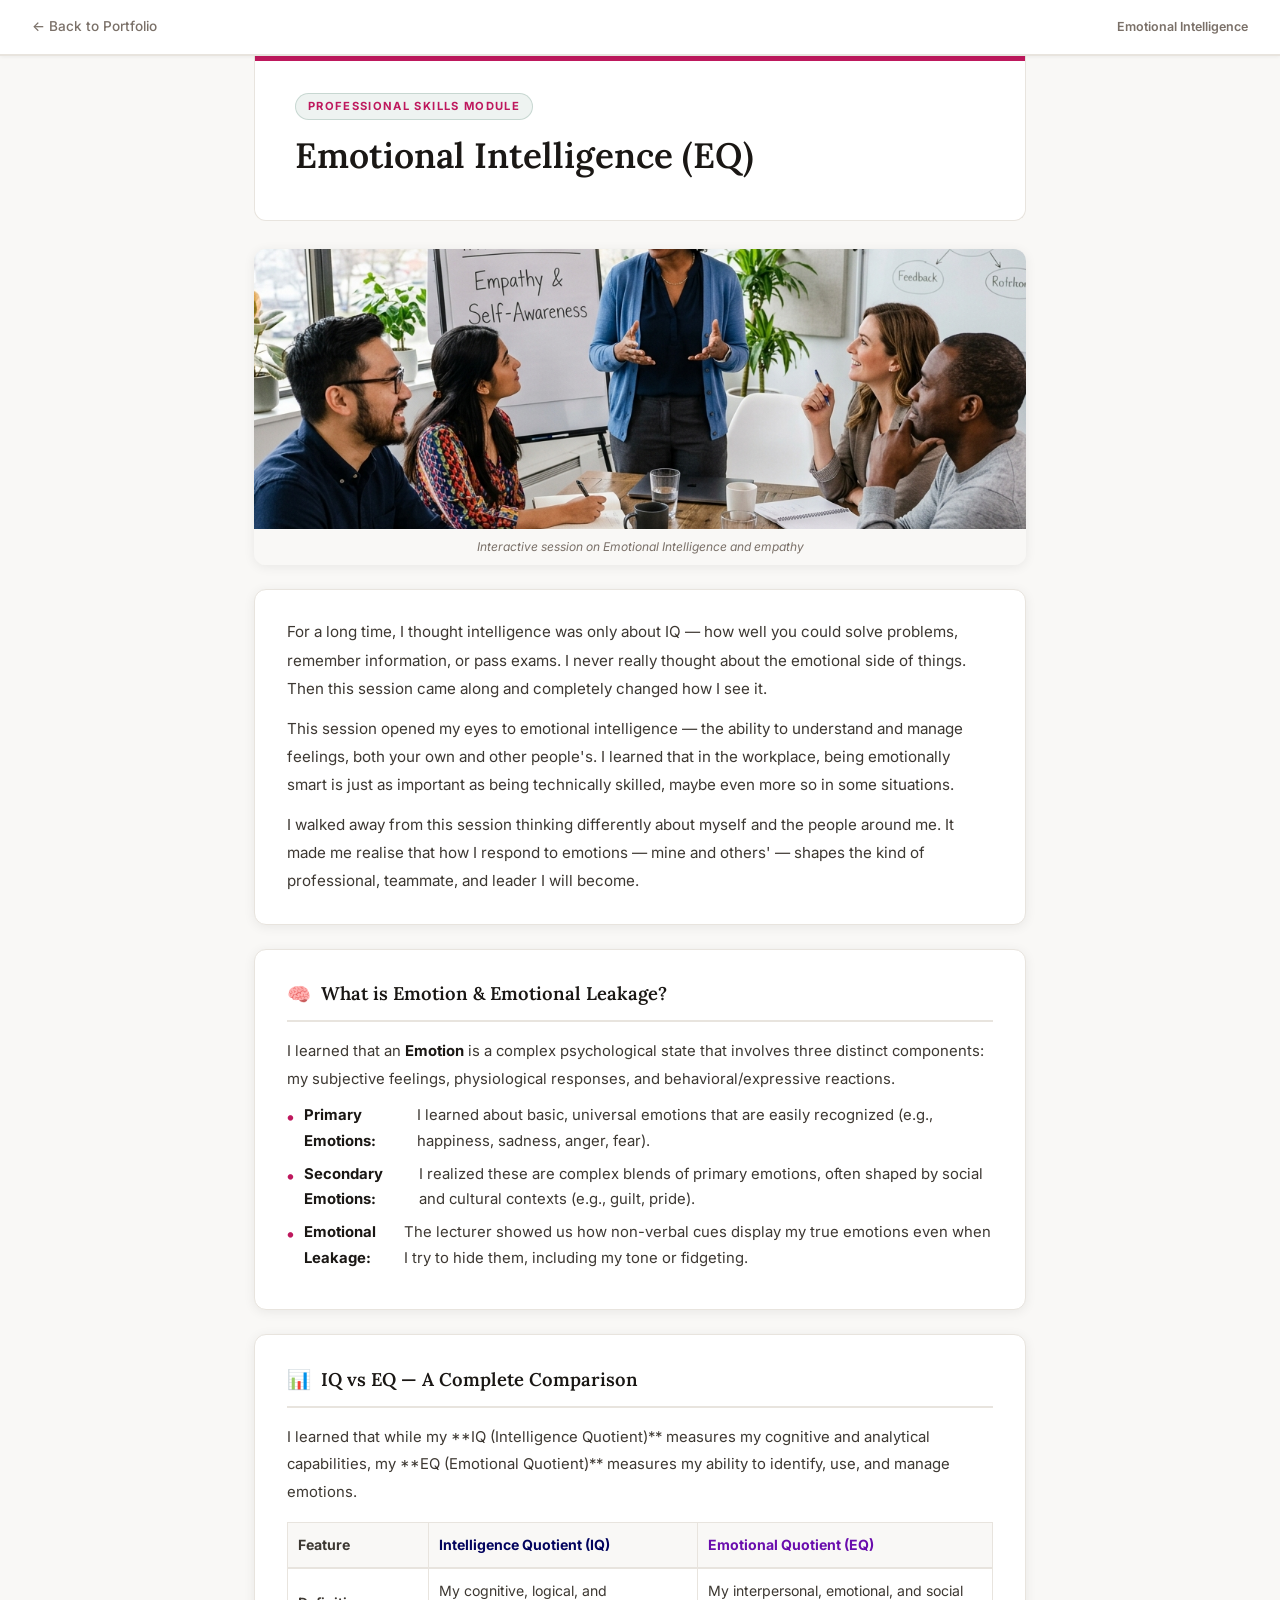
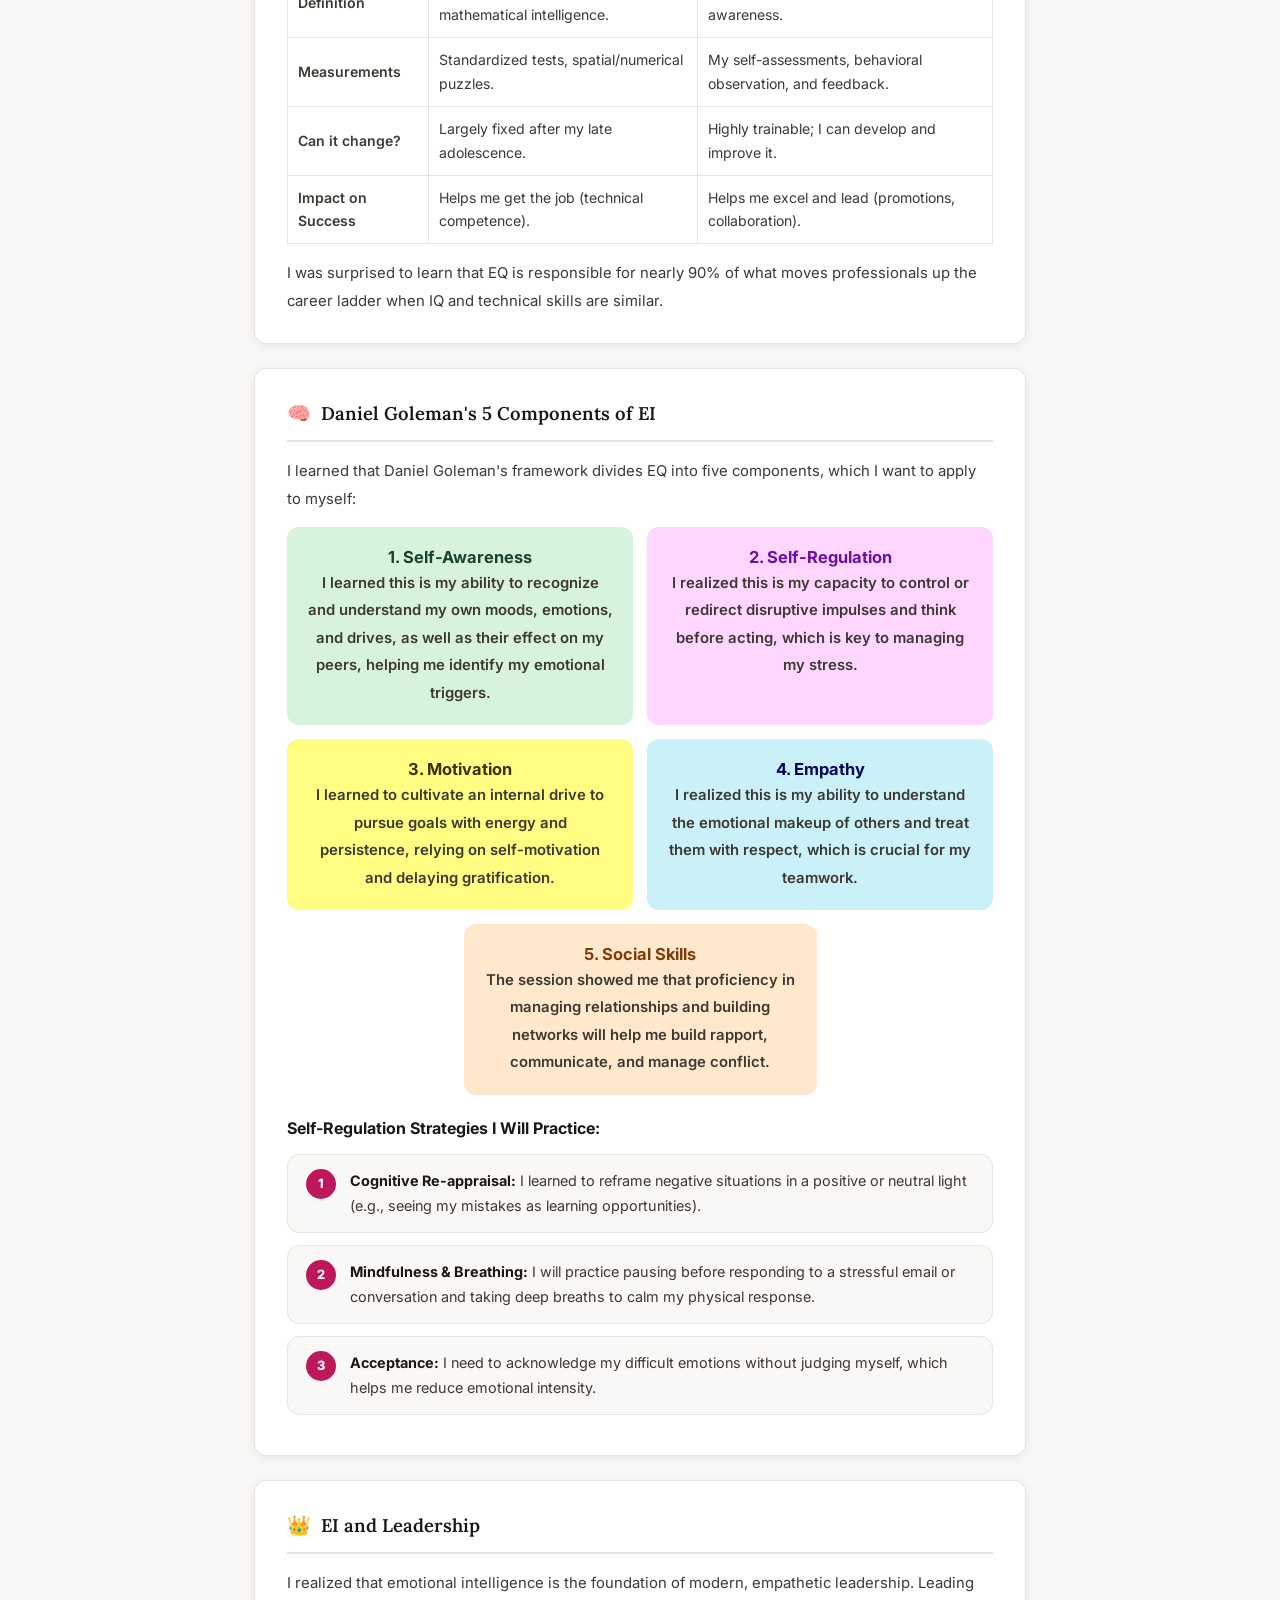
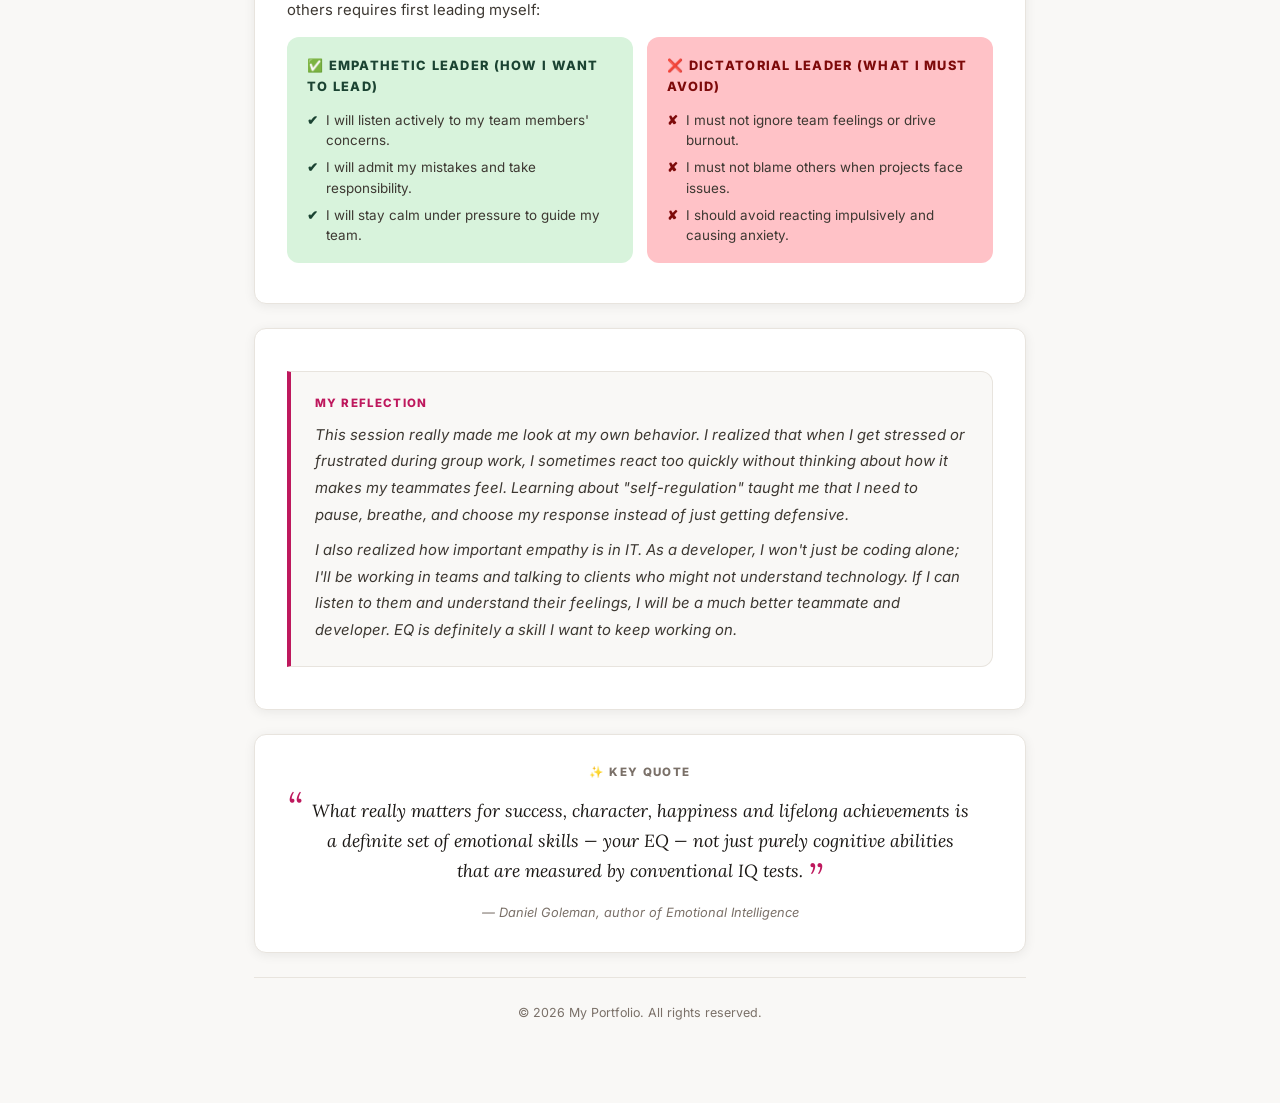
<file: emotional-intelligence.html>
<!DOCTYPE html>
<html lang="en">
<head>
  <meta charset="UTF-8" />
  <meta name="viewport" content="width=device-width, initial-scale=1.0" />
  <meta name="description" content="Professional e-Portfolio entry on Emotional Intelligence (EQ). Key skills of Goleman's EQ framework, IQ vs EQ comparison, self-regulation, empathy, and leadership skills." />
  <title>Emotional Intelligence (EQ) | Portfolio</title>
  <link rel="stylesheet" href="style.css" />
  <link rel="stylesheet" href="portfolio-style.css" />
  <style>
    :root {
      --header-accent: #be185d;
    }
  </style>
</head>
<body>

  <!-- TOP BAR -->
  <div class="p-topbar">
    <a href="index.html#portfolio" class="p-back-btn">&#8592; Back to Portfolio</a>
    <span class="p-breadcrumb">Emotional Intelligence</span>
  </div>

  <!-- PAGE WRAPPER -->
  <div class="p-page">

    <!-- HEADER -->
    <div class="p-header">
      <span class="p-subject-tag">Professional Skills Module</span>
      <h1 class="p-title">Emotional Intelligence (EQ)</h1>
    </div>

    <!-- SESSION PHOTO -->
    <div class="p-session-photo">
      <img src="images/ei_session.png" alt="Emotional Intelligence (EQ) Session" />
      <p class="p-photo-caption">Interactive session on Emotional Intelligence and empathy</p>
    </div>

    <!-- INTRO -->
    <div class="p-intro">
      <p>
        For a long time, I thought intelligence was only about IQ — how well you could solve problems,
        remember information, or pass exams. I never really thought about the emotional side of things.
        Then this session came along and completely changed how I see it.
      </p>
      <p>
        This session opened my eyes to emotional intelligence — the ability to understand and manage
        feelings, both your own and other people's. I learned that in the workplace, being emotionally
        smart is just as important as being technically skilled, maybe even more so in some situations.
      </p>
      <p>
        I walked away from this session thinking differently about myself and the people around me.
        It made me realise that how I respond to emotions — mine and others' — shapes the kind of
        professional, teammate, and leader I will become.
      </p>
    </div>

    
    <!-- SECTION: What is Emotion -->
    <div class="p-section">
      <h2 class="p-section-title"><span class="s-icon">🧠</span>What is Emotion & Emotional Leakage?</h2>
      <p>I learned that an <strong>Emotion</strong> is a complex psychological state that involves three distinct components: my subjective feelings, physiological responses, and behavioral/expressive reactions.</p>
      <ul class="p-list">
        <li><strong>Primary Emotions:</strong> I learned about basic, universal emotions that are easily recognized (e.g., happiness, sadness, anger, fear).</li>
        <li><strong>Secondary Emotions:</strong> I realized these are complex blends of primary emotions, often shaped by social and cultural contexts (e.g., guilt, pride).</li>
        <li><strong>Emotional Leakage:</strong> The lecturer showed us how non-verbal cues display my true emotions even when I try to hide them, including my tone or fidgeting.</li>
      </ul>
    </div>

    <!-- SECTION: IQ vs EQ -->
    <div class="p-section">
      <h2 class="p-section-title"><span class="s-icon">📊</span>IQ vs EQ — A Complete Comparison</h2>
      <p>I learned that while my **IQ (Intelligence Quotient)** measures my cognitive and analytical capabilities, my **EQ (Emotional Quotient)** measures my ability to identify, use, and manage emotions.</p>
      
      <table style="width:100%; border-collapse:collapse; margin:16px 0; font-size:0.88rem; text-align:left; border:1px solid var(--border);">
        <thead>
          <tr style="background:var(--off-white); border-bottom:2px solid var(--border);">
            <th style="padding:10px; border-right:1px solid var(--border);">Feature</th>
            <th style="padding:10px; border-right:1px solid var(--border); color:var(--box-blue-text);">Intelligence Quotient (IQ)</th>
            <th style="padding:10px; color:var(--box-pink-text);">Emotional Quotient (EQ)</th>
          </tr>
        </thead>
        <tbody>
          <tr style="border-bottom:1px solid var(--border);">
            <td style="padding:10px; border-right:1px solid var(--border); font-weight:600;">Definition</td>
            <td style="padding:10px; border-right:1px solid var(--border);">My cognitive, logical, and mathematical intelligence.</td>
            <td style="padding:10px;">My interpersonal, emotional, and social awareness.</td>
          </tr>
          <tr style="border-bottom:1px solid var(--border);">
            <td style="padding:10px; border-right:1px solid var(--border); font-weight:600;">Measurements</td>
            <td style="padding:10px; border-right:1px solid var(--border);">Standardized tests, spatial/numerical puzzles.</td>
            <td style="padding:10px;">My self-assessments, behavioral observation, and feedback.</td>
          </tr>
          <tr style="border-bottom:1px solid var(--border);">
            <td style="padding:10px; border-right:1px solid var(--border); font-weight:600;">Can it change?</td>
            <td style="padding:10px; border-right:1px solid var(--border);">Largely fixed after my late adolescence.</td>
            <td style="padding:10px;">Highly trainable; I can develop and improve it.</td>
          </tr>
          <tr>
            <td style="padding:10px; border-right:1px solid var(--border); font-weight:600;">Impact on Success</td>
            <td style="padding:10px; border-right:1px solid var(--border);">Helps me get the job (technical competence).</td>
            <td style="padding:10px;">Helps me excel and lead (promotions, collaboration).</td>
          </tr>
        </tbody>
      </table>
      <p>I was surprised to learn that EQ is responsible for nearly 90% of what moves professionals up the career ladder when IQ and technical skills are similar.</p>
    </div>

    <!-- SECTION: Five Components of EI -->
    <div class="p-section">
      <h2 class="p-section-title"><span class="s-icon">🧠</span>Daniel Goleman's 5 Components of EI</h2>
      <p>I learned that Daniel Goleman's framework divides EQ into five components, which I want to apply to myself:</p>
      
      <div class="p-boxes-grid">
        <div class="p-box green">
          <h3>1. Self-Awareness</h3>
          <p>I learned this is my ability to recognize and understand my own moods, emotions, and drives, as well as their effect on my peers, helping me identify my emotional triggers.</p>
        </div>
        <div class="p-box pink">
          <h3>2. Self-Regulation</h3>
          <p>I realized this is my capacity to control or redirect disruptive impulses and think before acting, which is key to managing my stress.</p>
        </div>
        <div class="p-box yellow">
          <h3>3. Motivation</h3>
          <p>I learned to cultivate an internal drive to pursue goals with energy and persistence, relying on self-motivation and delaying gratification.</p>
        </div>
        <div class="p-box blue">
          <h3>4. Empathy</h3>
          <p>I realized this is my ability to understand the emotional makeup of others and treat them with respect, which is crucial for my teamwork.</p>
        </div>
      </div>
      
      <div style="margin: 0 auto 14px; max-width: 50%;" class="p-box orange">
        <h3>5. Social Skills</h3>
        <p>The session showed me that proficiency in managing relationships and building networks will help me build rapport, communicate, and manage conflict.</p>
      </div>

      <h3 style="margin-top:20px; margin-bottom:10px; font-size:1rem; color:var(--text-dark);">Self-Regulation Strategies I Will Practice:</h3>
      <ol class="p-steps">
        <li class="p-step">
          <span class="p-step-num">1</span>
          <div class="p-step-text"><strong>Cognitive Re-appraisal:</strong> I learned to reframe negative situations in a positive or neutral light (e.g., seeing my mistakes as learning opportunities).</div>
        </li>
        <li class="p-step">
          <span class="p-step-num">2</span>
          <div class="p-step-text"><strong>Mindfulness & Breathing:</strong> I will practice pausing before responding to a stressful email or conversation and taking deep breaths to calm my physical response.</div>
        </li>
        <li class="p-step">
          <span class="p-step-num">3</span>
          <div class="p-step-text"><strong>Acceptance:</strong> I need to acknowledge my difficult emotions without judging myself, which helps me reduce emotional intensity.</div>
        </li>
      </ol>
    </div>

    <!-- SECTION: EI & Leadership -->
    <div class="p-section">
      <h2 class="p-section-title"><span class="s-icon">👑</span>EI and Leadership</h2>
      <p>I realized that emotional intelligence is the foundation of modern, empathetic leadership. Leading others requires first leading myself:</p>
      <div class="p-do-dont">
        <div class="p-do">
          <h3 class="p-do-title">✅ Empathetic Leader (How I want to lead)</h3>
          <div class="p-do-item"><span class="p-do-check">✔</span> I will listen actively to my team members' concerns.</div>
          <div class="p-do-item"><span class="p-do-check">✔</span> I will admit my mistakes and take responsibility.</div>
          <div class="p-do-item"><span class="p-do-check">✔</span> I will stay calm under pressure to guide my team.</div>
        </div>
        <div class="p-dont">
          <h3 class="p-dont-title">❌ Dictatorial Leader (What I must avoid)</h3>
          <div class="p-dont-item"><span class="p-dont-x">✘</span> I must not ignore team feelings or drive burnout.</div>
          <div class="p-dont-item"><span class="p-dont-x">✘</span> I must not blame others when projects face issues.</div>
          <div class="p-dont-item"><span class="p-dont-x">✘</span> I should avoid reacting impulsively and causing anxiety.</div>
        </div>
      </div>
    </div>


    <!-- SECTION: My Reflection -->
    <div class="p-section">
      <div class="p-reflection">
        <span class="p-reflection-label">My Reflection</span>
        <p>
          This session really made me look at my own behavior. I realized that when I get stressed or frustrated during group work, I sometimes react too quickly without thinking about how it makes my teammates feel. Learning about "self-regulation" taught me that I need to pause, breathe, and choose my response instead of just getting defensive.
        </p>
        <p>
          I also realized how important empathy is in IT. As a developer, I won't just be coding alone; I'll be working in teams and talking to clients who might not understand technology. If I can listen to them and understand their feelings, I will be a much better teammate and developer. EQ is definitely a skill I want to keep working on.
        </p>
      </div>
    </div>

    <!-- TAKEAWAY / QUOTE -->
    <div class="p-takeaway">
      <span class="p-takeaway-label">✨ Key Quote</span>
      <p class="p-quote">
        What really matters for success, character, happiness and lifelong achievements is a definite set of emotional skills — your EQ — not just purely cognitive abilities that are measured by conventional IQ tests.
      </p>
      <p style="margin-top:16px; font-size:0.8rem; color:var(--text-muted); font-style:italic;">
        — Daniel Goleman, author of <em>Emotional Intelligence</em>
      </p>
    </div>

    <!-- FOOTER -->
    <div class="p-footer">
      <p>&copy; 2026 My Portfolio. All rights reserved.</p>
    </div>

  </div><!-- end .p-page -->

  </body>
</html>
</file>
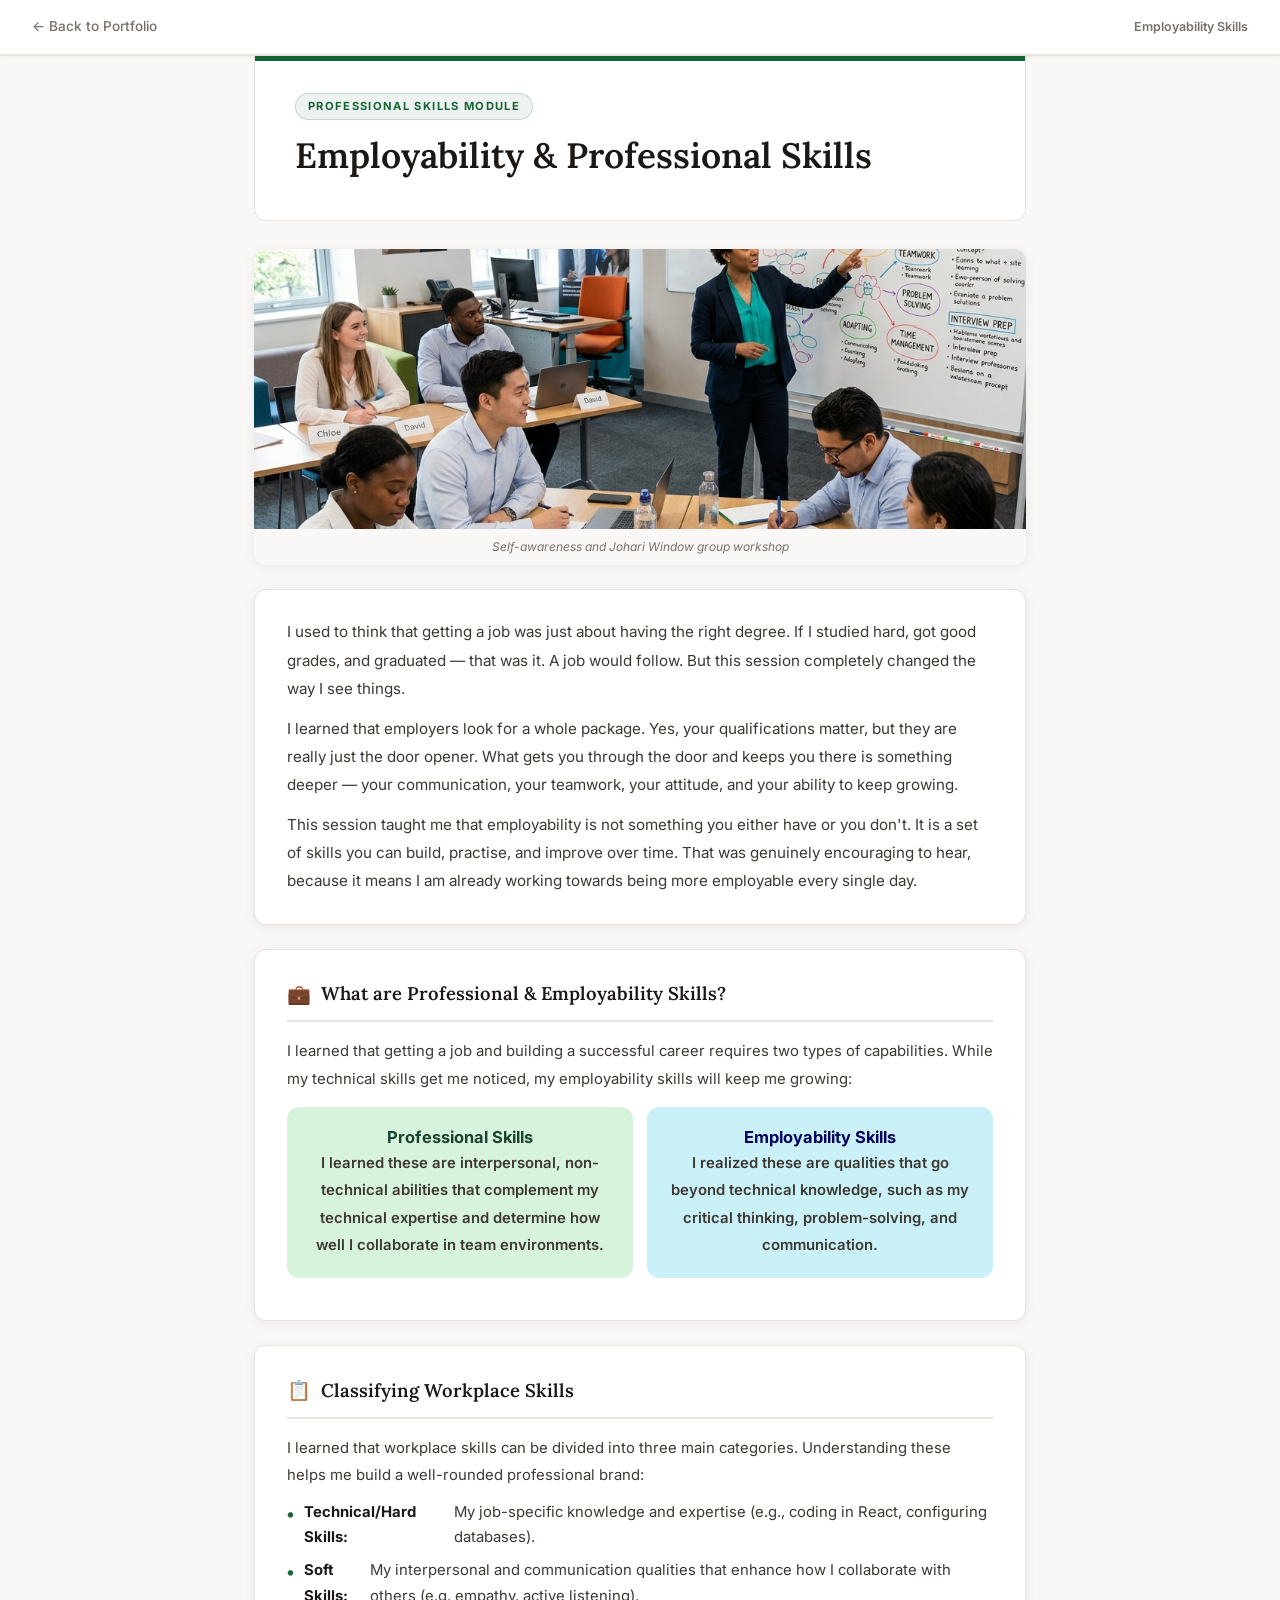
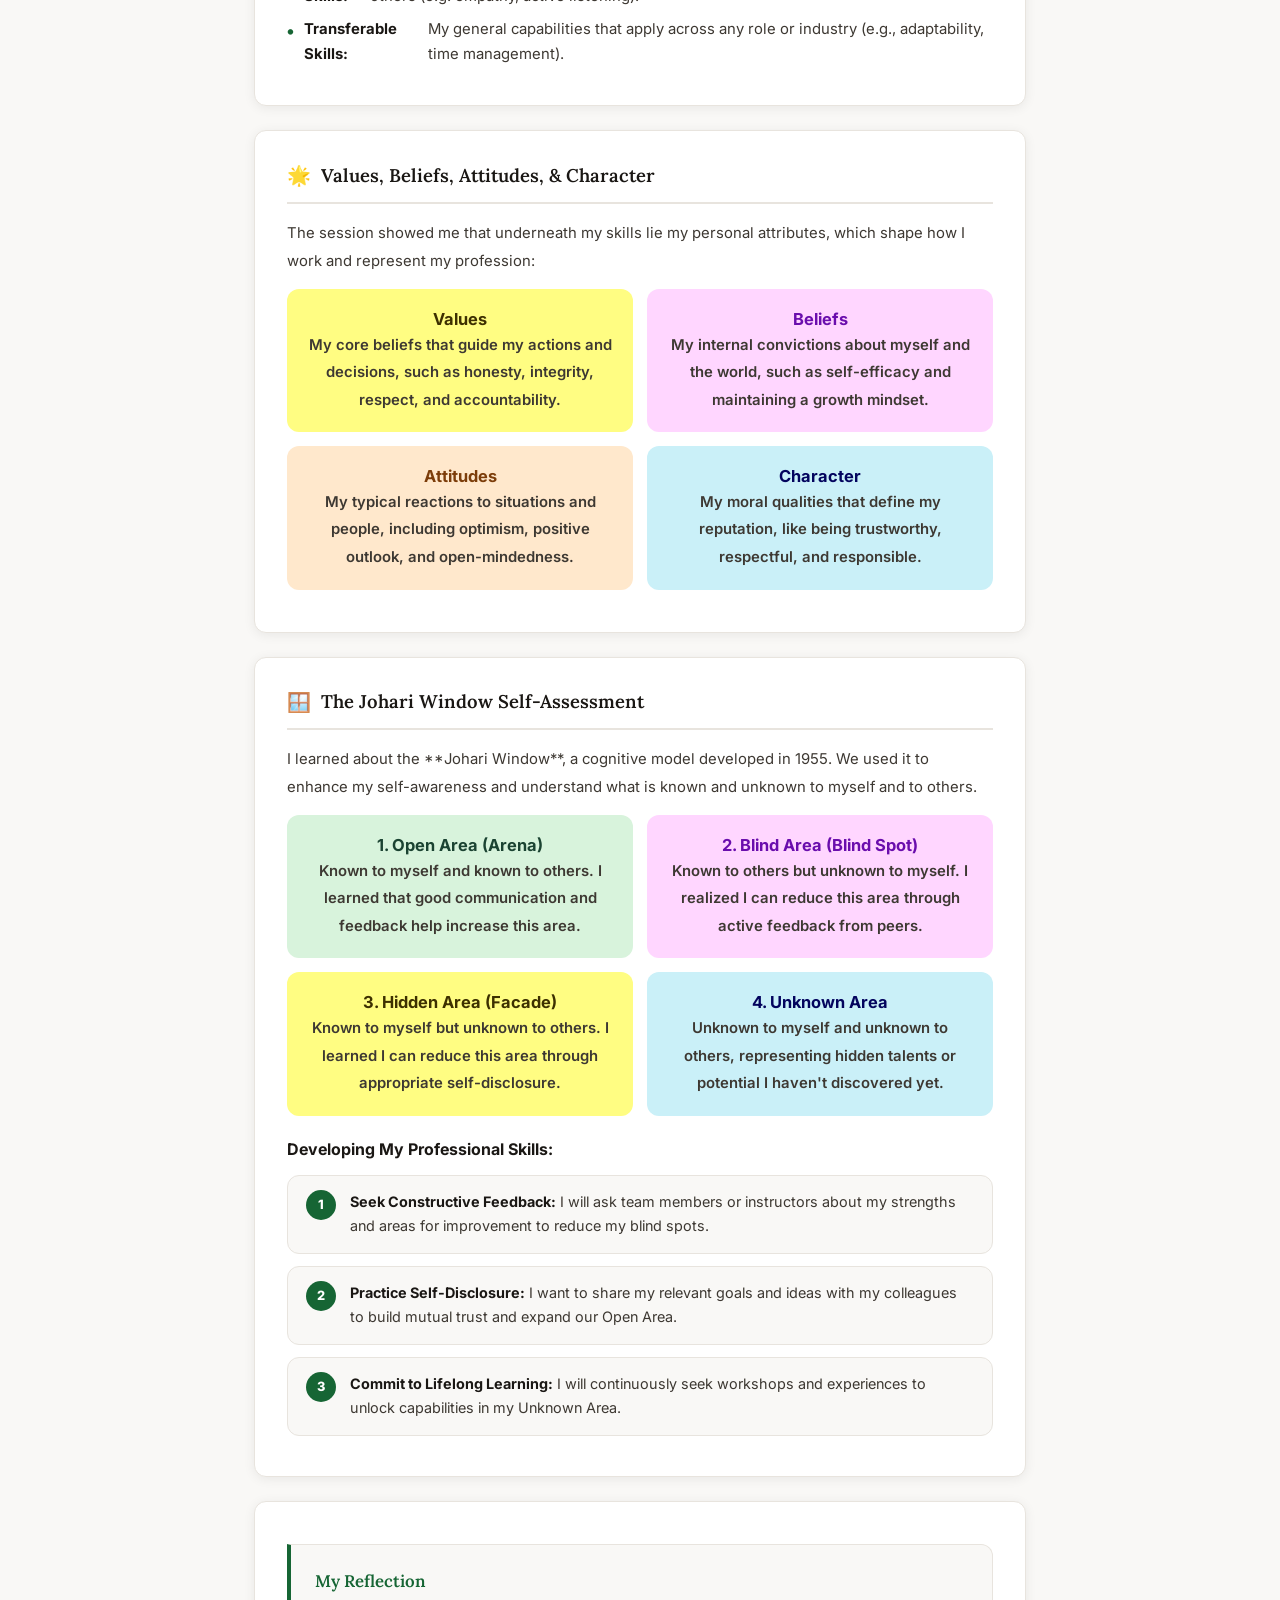
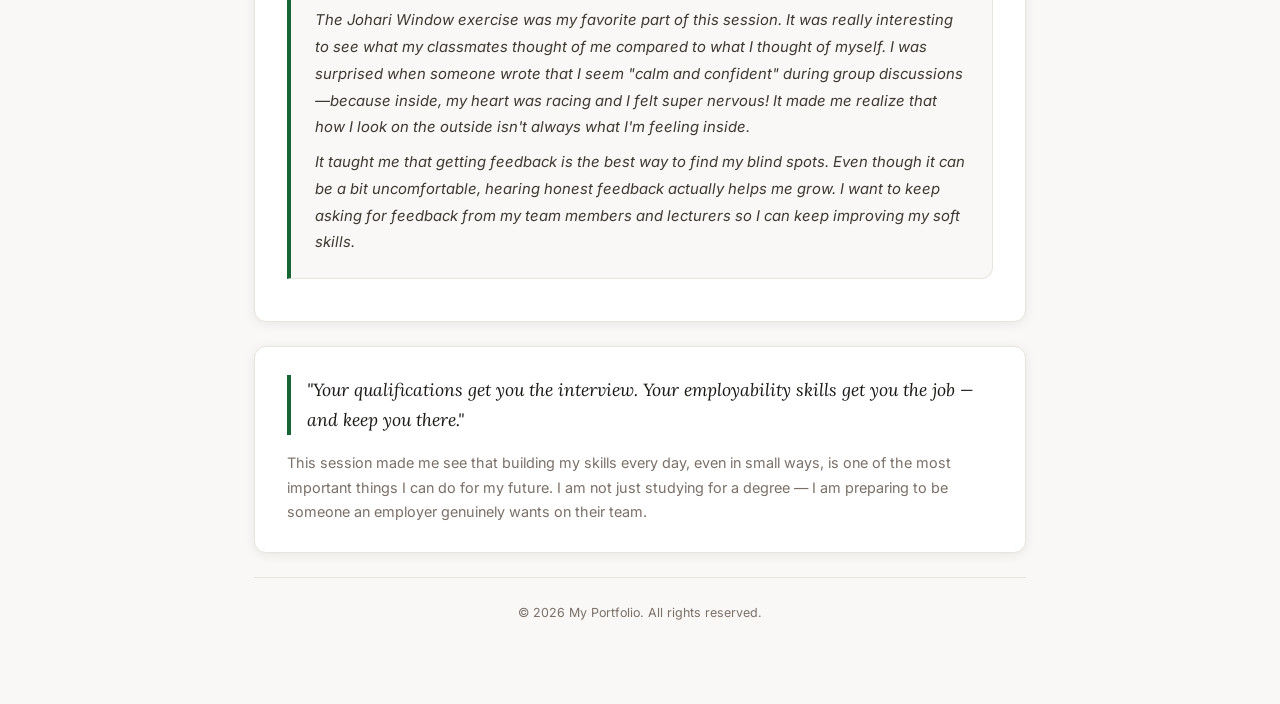
<file: employability-skills.html>
<!DOCTYPE html>
<html lang="en">
<head>
  <meta charset="UTF-8" />
  <meta name="viewport" content="width=device-width, initial-scale=1.0" />
  <meta name="description" content="Professional e-Portfolio entry on Employability and Workplace Skills. Analysis of technical vs. soft skills, values, attitudes, and the Johari Window self-assessment." />
  <title>Employability & Professional Skills | Portfolio</title>
  <link rel="stylesheet" href="style.css" />
  <link rel="stylesheet" href="portfolio-style.css" />
  <style>
    :root {
      --header-accent: #166534;
    }
  </style>
</head>
<body>

  <!-- TOP BAR -->
  <div class="p-topbar">
    <a href="index.html#portfolio" class="p-back-btn">&#8592; Back to Portfolio</a>
    <span class="p-breadcrumb">Employability Skills</span>
  </div>

  <!-- PAGE WRAPPER -->
  <div class="p-page">

    <!-- HEADER -->
    <div class="p-header">
      <span class="p-subject-tag">Professional Skills Module</span>
      <h1 class="p-title">Employability & Professional Skills</h1>
    </div>

    <!-- SESSION PHOTO -->
    <div class="p-session-photo">
      <img src="images/employability_session.png" alt="Employability & Professional Skills Session" />
      <p class="p-photo-caption">Self-awareness and Johari Window group workshop</p>
    </div>

    <!-- INTRO -->
    <div class="p-intro">
      <p>
        I used to think that getting a job was just about having the right degree. If I studied hard, got good grades, and graduated — that was it. A job would follow. But this session completely changed the way I see things.
      </p>
      <p>
        I learned that employers look for a whole package. Yes, your qualifications matter, but they are really just the door opener. What gets you through the door and keeps you there is something deeper — your communication, your teamwork, your attitude, and your ability to keep growing.
      </p>
      <p>
        This session taught me that employability is not something you either have or you don't. It is a set of skills you can build, practise, and improve over time. That was genuinely encouraging to hear, because it means I am already working towards being more employable every single day.
      </p>
    </div>

    
    <!-- SECTION: What are Professional & Employability Skills -->
    <div class="p-section">
      <h2 class="p-section-title"><span class="s-icon">💼</span>What are Professional & Employability Skills?</h2>
      <p>I learned that getting a job and building a successful career requires two types of capabilities. While my technical skills get me noticed, my employability skills will keep me growing:</p>
      <div class="p-boxes-grid">
        <div class="p-box green">
          <h3>Professional Skills</h3>
          <p>I learned these are interpersonal, non-technical abilities that complement my technical expertise and determine how well I collaborate in team environments.</p>
        </div>
        <div class="p-box blue">
          <h3>Employability Skills</h3>
          <p>I realized these are qualities that go beyond technical knowledge, such as my critical thinking, problem-solving, and communication.</p>
        </div>
      </div>
    </div>

    <!-- SECTION: Workplace Skills Classification -->
    <div class="p-section">
      <h2 class="p-section-title"><span class="s-icon">📋</span>Classifying Workplace Skills</h2>
      <p>I learned that workplace skills can be divided into three main categories. Understanding these helps me build a well-rounded professional brand:</p>
      <ul class="p-list">
        <li><strong>Technical/Hard Skills:</strong> My job-specific knowledge and expertise (e.g., coding in React, configuring databases).</li>
        <li><strong>Soft Skills:</strong> My interpersonal and communication qualities that enhance how I collaborate with others (e.g. empathy, active listening).</li>
        <li><strong>Transferable Skills:</strong> My general capabilities that apply across any role or industry (e.g., adaptability, time management).</li>
      </ul>
    </div>

    <!-- SECTION: Values, Beliefs, Attitudes, Character -->
    <div class="p-section">
      <h2 class="p-section-title"><span class="s-icon">🌟</span>Values, Beliefs, Attitudes, & Character</h2>
      <p>The session showed me that underneath my skills lie my personal attributes, which shape how I work and represent my profession:</p>
      <div class="p-boxes-grid">
        <div class="p-box yellow">
          <h3>Values</h3>
          <p>My core beliefs that guide my actions and decisions, such as honesty, integrity, respect, and accountability.</p>
        </div>
        <div class="p-box pink">
          <h3>Beliefs</h3>
          <p>My internal convictions about myself and the world, such as self-efficacy and maintaining a growth mindset.</p>
        </div>
        <div class="p-box orange">
          <h3>Attitudes</h3>
          <p>My typical reactions to situations and people, including optimism, positive outlook, and open-mindedness.</p>
        </div>
        <div class="p-box blue">
          <h3>Character</h3>
          <p>My moral qualities that define my reputation, like being trustworthy, respectful, and responsible.</p>
        </div>
      </div>
    </div>

    <!-- SECTION: The Johari Window -->
    <div class="p-section">
      <h2 class="p-section-title"><span class="s-icon">🪟</span>The Johari Window Self-Assessment</h2>
      <p>I learned about the **Johari Window**, a cognitive model developed in 1955. We used it to enhance my self-awareness and understand what is known and unknown to myself and to others.</p>
      
      <div class="p-boxes-grid">
        <div class="p-box green">
          <h3>1. Open Area (Arena)</h3>
          <p>Known to myself and known to others. I learned that good communication and feedback help increase this area.</p>
        </div>
        <div class="p-box pink">
          <h3>2. Blind Area (Blind Spot)</h3>
          <p>Known to others but unknown to myself. I realized I can reduce this area through active feedback from peers.</p>
        </div>
        <div class="p-box yellow">
          <h3>3. Hidden Area (Facade)</h3>
          <p>Known to myself but unknown to others. I learned I can reduce this area through appropriate self-disclosure.</p>
        </div>
        <div class="p-box blue">
          <h3>4. Unknown Area</h3>
          <p>Unknown to myself and unknown to others, representing hidden talents or potential I haven't discovered yet.</p>
        </div>
      </div>

      <h3 style="margin-top:20px; margin-bottom:10px; font-size:1rem; color:var(--text-dark);">Developing My Professional Skills:</h3>
      <ol class="p-steps">
        <li class="p-step">
          <span class="p-step-num">1</span>
          <div class="p-step-text"><strong>Seek Constructive Feedback:</strong> I will ask team members or instructors about my strengths and areas for improvement to reduce my blind spots.</div>
        </li>
        <li class="p-step">
          <span class="p-step-num">2</span>
          <div class="p-step-text"><strong>Practice Self-Disclosure:</strong> I want to share my relevant goals and ideas with my colleagues to build mutual trust and expand our Open Area.</div>
        </li>
        <li class="p-step">
          <span class="p-step-num">3</span>
          <div class="p-step-text"><strong>Commit to Lifelong Learning:</strong> I will continuously seek workshops and experiences to unlock capabilities in my Unknown Area.</div>
        </li>
      </ol>
    </div>


    <!-- SECTION: My Reflection -->
    <div class="p-section">
      <div class="p-reflection">
        <h2 class="p-reflection-title">My Reflection</h2>
        <p>
          The Johari Window exercise was my favorite part of this session. It was really interesting to see what my classmates thought of me compared to what I thought of myself. I was surprised when someone wrote that I seem "calm and confident" during group discussions—because inside, my heart was racing and I felt super nervous! It made me realize that how I look on the outside isn't always what I'm feeling inside.
        </p>
        <p>
          It taught me that getting feedback is the best way to find my blind spots. Even though it can be a bit uncomfortable, hearing honest feedback actually helps me grow. I want to keep asking for feedback from my team members and lecturers so I can keep improving my soft skills.
        </p>
      </div>
    </div>

    <!-- TAKEAWAY / QUOTE -->
    <div class="p-takeaway">
      <p class="p-takeaway-quote">
        "Your qualifications get you the interview. Your employability skills get you the job — and keep you there."
      </p>
      <p class="p-takeaway-note">
        This session made me see that building my skills every day, even in small ways, is one of the most important things I can do for my future. I am not just studying for a degree — I am preparing to be someone an employer genuinely wants on their team.
      </p>
    </div>

    <!-- FOOTER -->
    <div class="p-footer">
      <p>&copy; 2026 My Portfolio. All rights reserved.</p>
    </div>

  </div><!-- end .p-page -->

  </body>
</html>
</file>
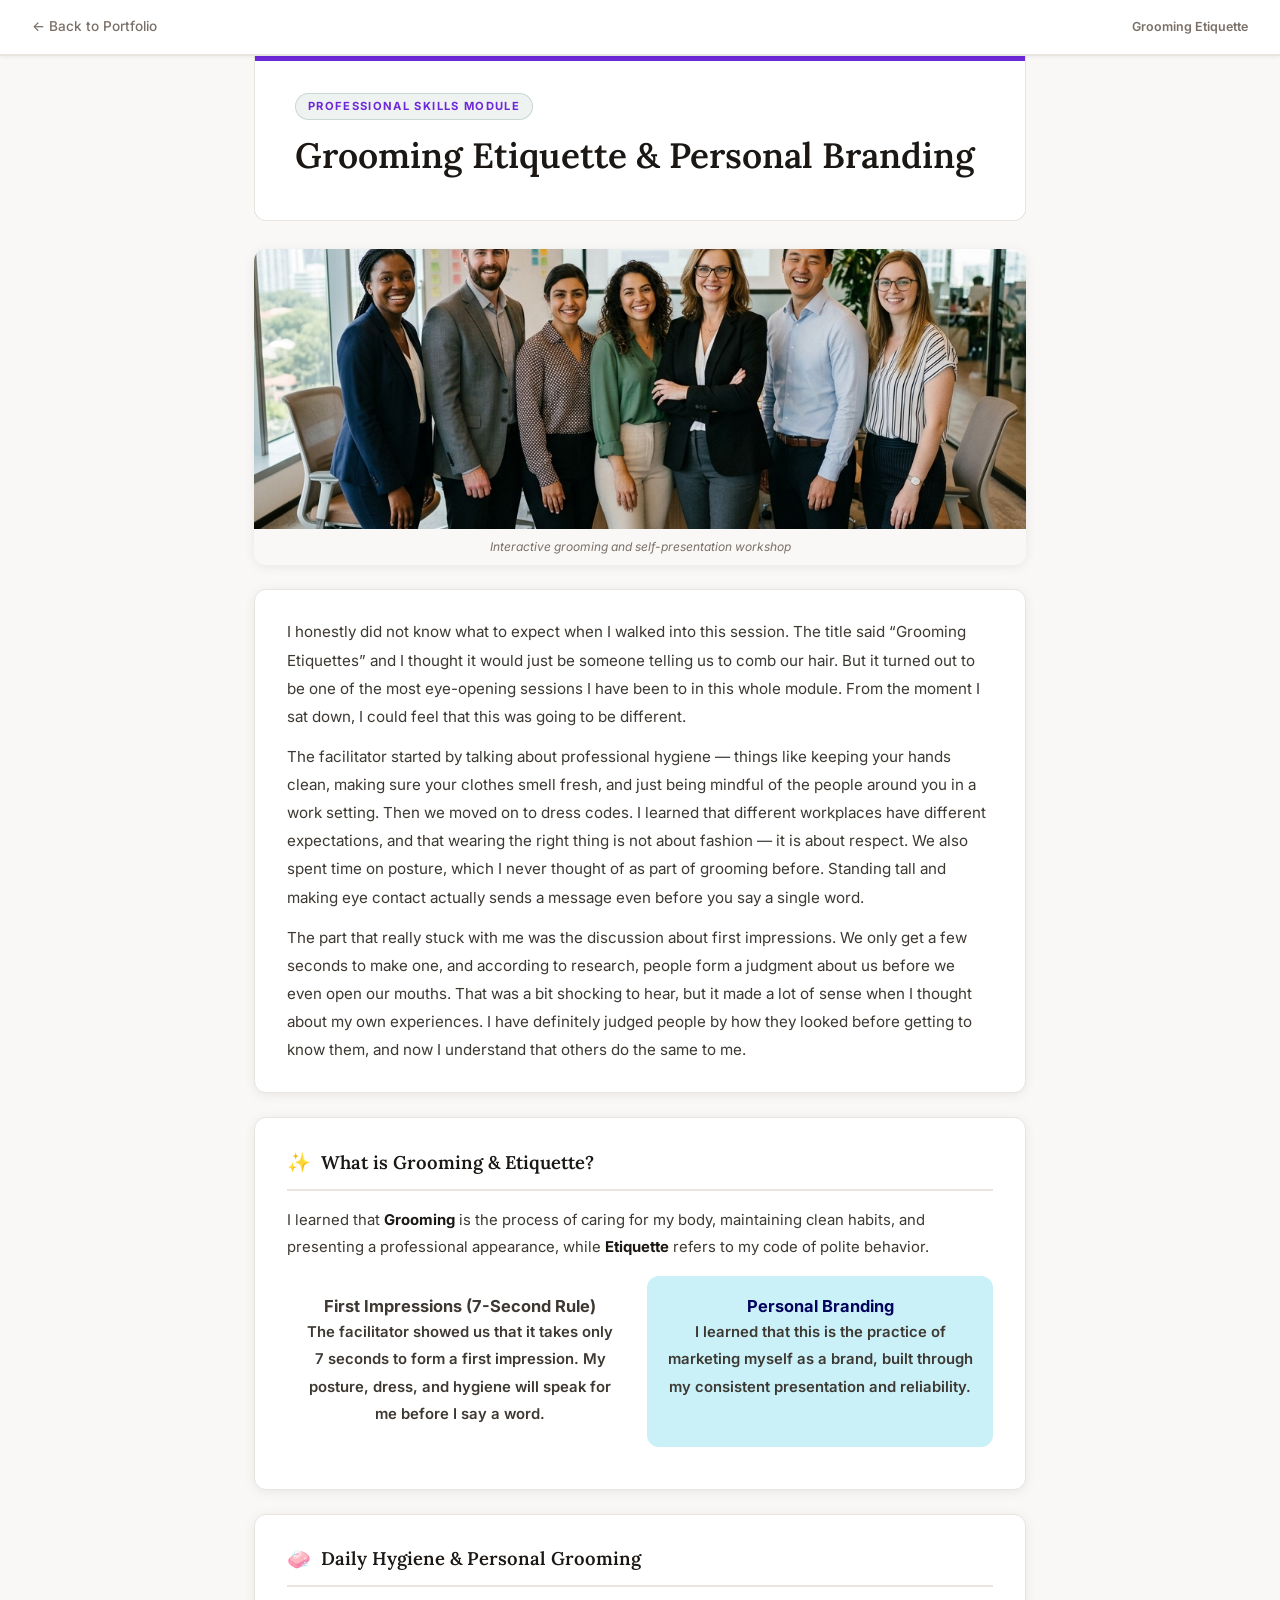
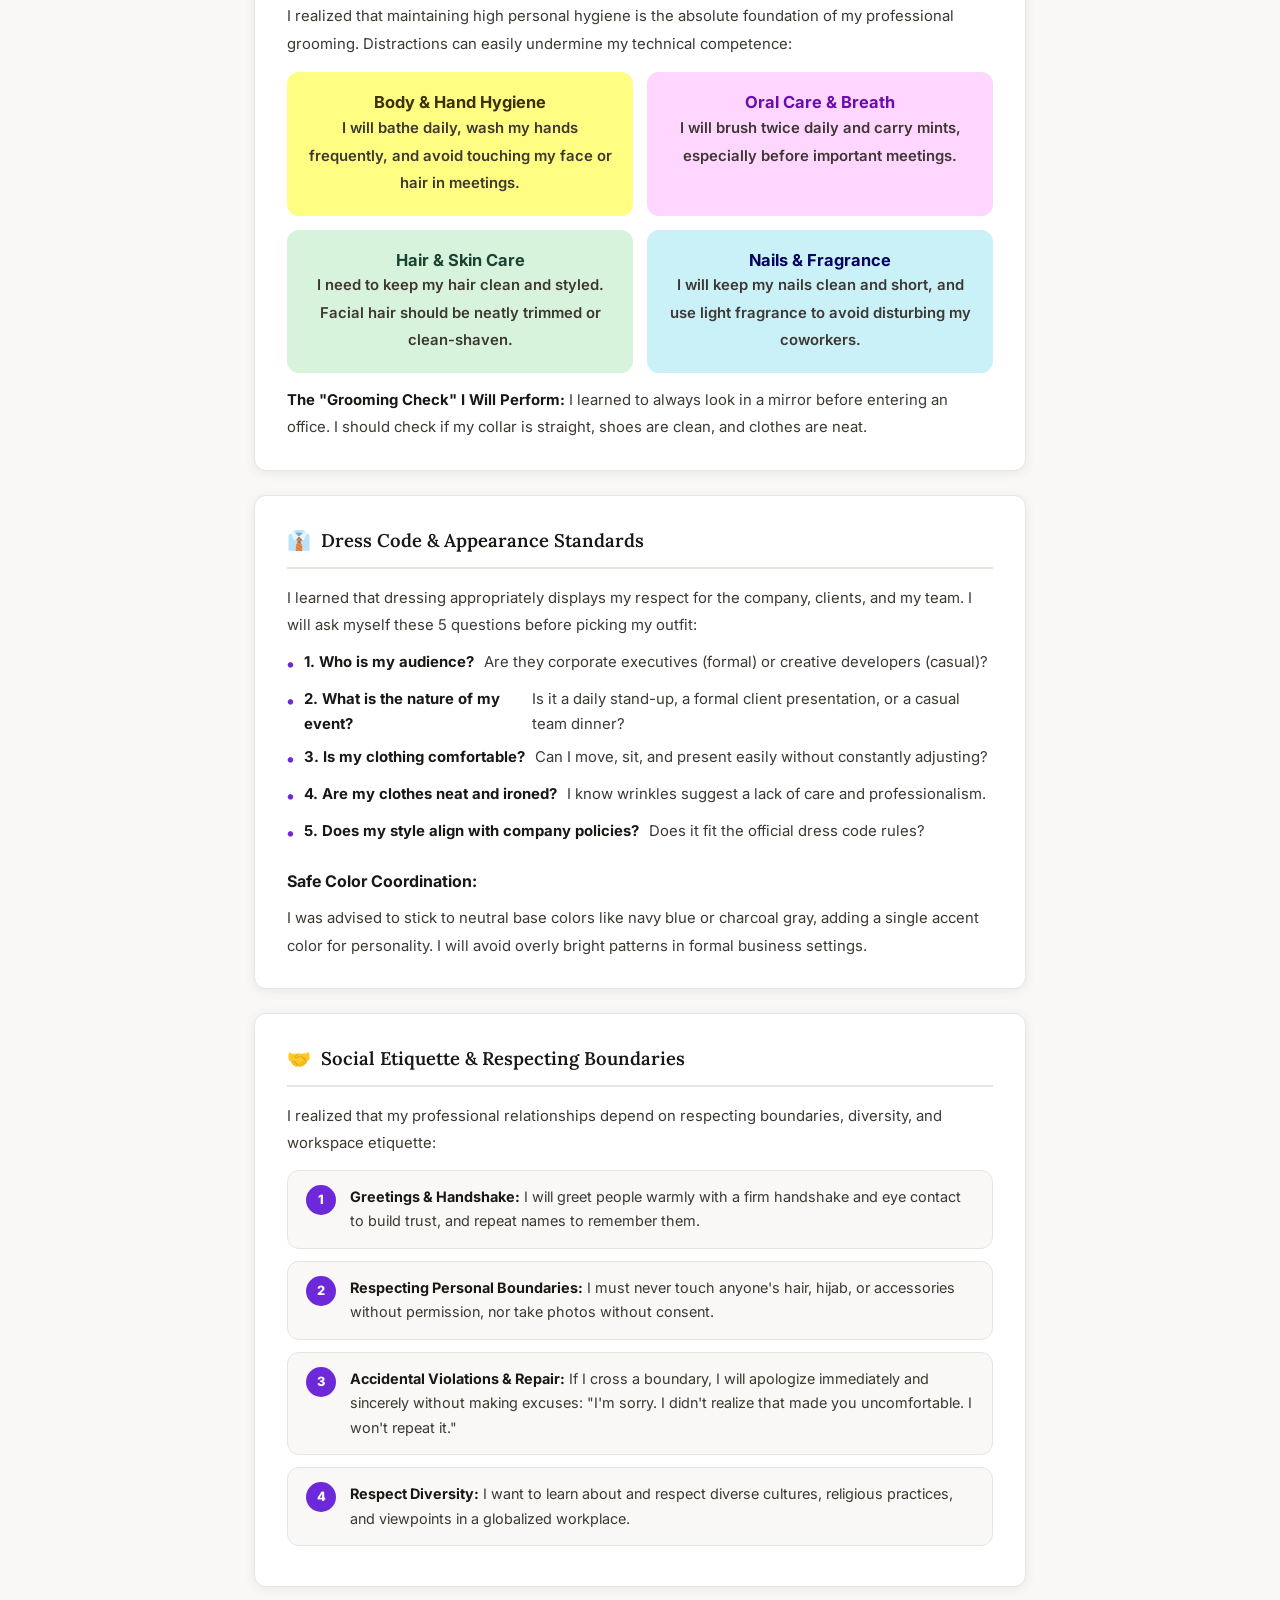
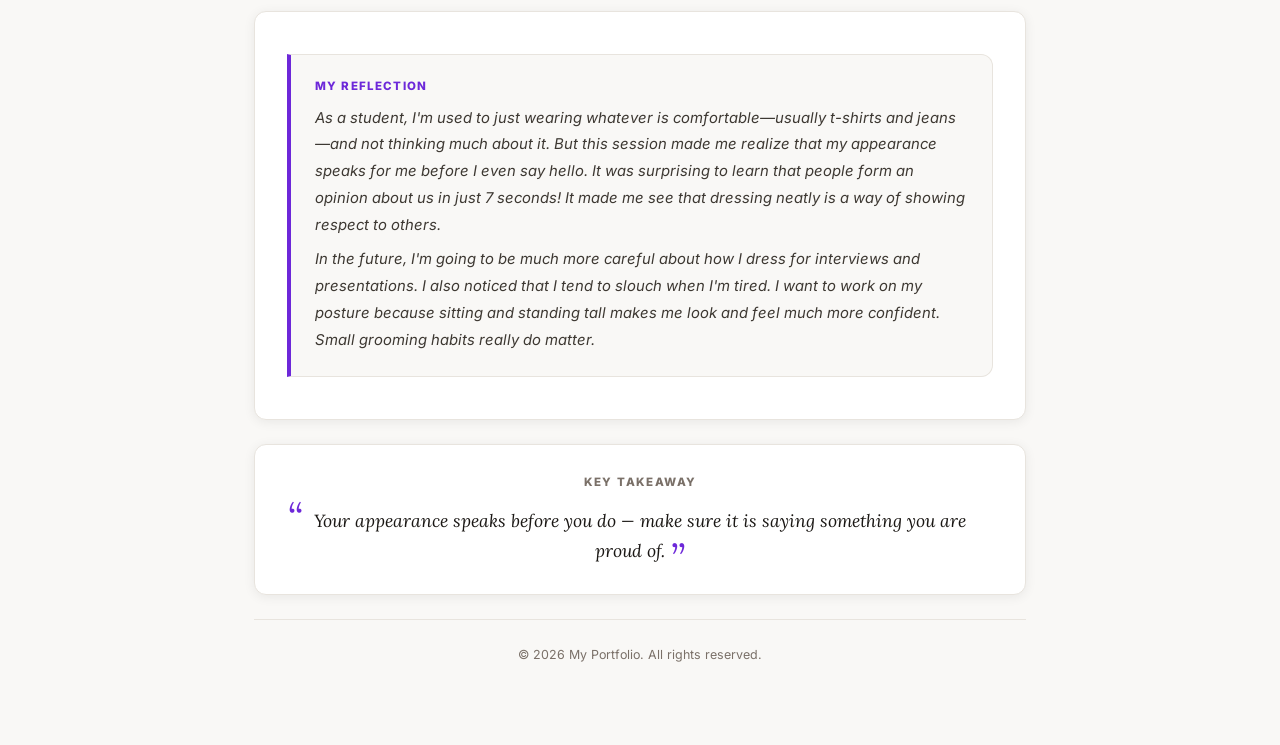
<file: grooming-etiquettes.html>
<!DOCTYPE html>
<html lang="en">
<head>
  <meta charset="UTF-8" />
  <meta name="viewport" content="width=device-width, initial-scale=1.0" />
  <meta name="description" content="Professional e-Portfolio entry on Grooming Etiquette. Critical guidelines on hygiene checklists, professional attire standards, color combinations, and boundary etiquettes." />
  <title>Grooming Etiquette & Personal Branding | Portfolio</title>
  <link rel="stylesheet" href="style.css" />
  <link rel="stylesheet" href="portfolio-style.css" />
  <style>
    :root {
      --header-accent: #6d28d9;
    }
  </style>
</head>
<body>

  <!-- TOP BAR -->
  <div class="p-topbar">
    <a href="index.html#portfolio" class="p-back-btn">&#8592; Back to Portfolio</a>
    <span class="p-breadcrumb">Grooming Etiquette</span>
  </div>

  <!-- PAGE WRAPPER -->
  <div class="p-page">

    <!-- HEADER -->
    <div class="p-header">
      <span class="p-subject-tag">Professional Skills Module</span>
      <h1 class="p-title">Grooming Etiquette & Personal Branding</h1>
    </div>

    <!-- SESSION PHOTO -->
    <div class="p-session-photo">
      <img src="images/session_group.png" alt="Grooming Etiquette & Personal Branding Session" />
      <p class="p-photo-caption">Interactive grooming and self-presentation workshop</p>
    </div>

    <!-- INTRO -->
    <div class="p-intro">
      <p>
        I honestly did not know what to expect when I walked into this session. The title said &ldquo;Grooming Etiquettes&rdquo; and I thought it would just be someone telling us to comb our hair. But it turned out to be one of the most eye-opening sessions I have been to in this whole module. From the moment I sat down, I could feel that this was going to be different.
      </p>
      <p>
        The facilitator started by talking about professional hygiene — things like keeping your hands clean, making sure your clothes smell fresh, and just being mindful of the people around you in a work setting. Then we moved on to dress codes. I learned that different workplaces have different expectations, and that wearing the right thing is not about fashion — it is about respect. We also spent time on posture, which I never thought of as part of grooming before. Standing tall and making eye contact actually sends a message even before you say a single word.
      </p>
      <p>
        The part that really stuck with me was the discussion about first impressions. We only get a few seconds to make one, and according to research, people form a judgment about us before we even open our mouths. That was a bit shocking to hear, but it made a lot of sense when I thought about my own experiences. I have definitely judged people by how they looked before getting to know them, and now I understand that others do the same to me.
      </p>
    </div>

    
    <!-- SECTION: What is Grooming & Etiquette -->
    <div class="p-section">
      <h2 class="p-section-title"><span class="s-icon">✨</span>What is Grooming & Etiquette?</h2>
      <p>I learned that <strong>Grooming</strong> is the process of caring for my body, maintaining clean habits, and presenting a professional appearance, while <strong>Etiquette</strong> refers to my code of polite behavior.</p>
      <div class="p-boxes-grid">
        <div class="p-box purple">
          <h3>First Impressions (7-Second Rule)</h3>
          <p>The facilitator showed us that it takes only 7 seconds to form a first impression. My posture, dress, and hygiene will speak for me before I say a word.</p>
        </div>
        <div class="p-box blue">
          <h3>Personal Branding</h3>
          <p>I learned that this is the practice of marketing myself as a brand, built through my consistent presentation and reliability.</p>
        </div>
      </div>
    </div>

    <!-- SECTION: Daily Hygiene Checklist -->
    <div class="p-section">
      <h2 class="p-section-title"><span class="s-icon">🧼</span>Daily Hygiene & Personal Grooming</h2>
      <p>I realized that maintaining high personal hygiene is the absolute foundation of my professional grooming. Distractions can easily undermine my technical competence:</p>
      
      <div class="p-boxes-grid">
        <div class="p-box yellow">
          <h3>Body & Hand Hygiene</h3>
          <p>I will bathe daily, wash my hands frequently, and avoid touching my face or hair in meetings.</p>
        </div>
        <div class="p-box pink">
          <h3>Oral Care & Breath</h3>
          <p>I will brush twice daily and carry mints, especially before important meetings.</p>
        </div>
        <div class="p-box green">
          <h3>Hair & Skin Care</h3>
          <p>I need to keep my hair clean and styled. Facial hair should be neatly trimmed or clean-shaven.</p>
        </div>
        <div class="p-box blue">
          <h3>Nails & Fragrance</h3>
          <p>I will keep my nails clean and short, and use light fragrance to avoid disturbing my coworkers.</p>
        </div>
      </div>
      <p style="margin-top:14px;"><strong>The "Grooming Check" I Will Perform:</strong> I learned to always look in a mirror before entering an office. I should check if my collar is straight, shoes are clean, and clothes are neat.</p>
    </div>

    <!-- SECTION: Dress Code & Appearance -->
    <div class="p-section">
      <h2 class="p-section-title"><span class="s-icon">👔</span>Dress Code & Appearance Standards</h2>
      <p>I learned that dressing appropriately displays my respect for the company, clients, and my team. I will ask myself these 5 questions before picking my outfit:</p>
      <ul class="p-list">
        <li><strong>1. Who is my audience?</strong> Are they corporate executives (formal) or creative developers (casual)?</li>
        <li><strong>2. What is the nature of my event?</strong> Is it a daily stand-up, a formal client presentation, or a casual team dinner?</li>
        <li><strong>3. Is my clothing comfortable?</strong> Can I move, sit, and present easily without constantly adjusting?</li>
        <li><strong>4. Are my clothes neat and ironed?</strong> I know wrinkles suggest a lack of care and professionalism.</li>
        <li><strong>5. Does my style align with company policies?</strong> Does it fit the official dress code rules?</li>
      </ul>
      
      <h3 style="margin-top:20px; margin-bottom:10px; font-size:1rem; color:var(--text-dark);">Safe Color Coordination:</h3>
      <p>I was advised to stick to neutral base colors like navy blue or charcoal gray, adding a single accent color for personality. I will avoid overly bright patterns in formal business settings.</p>
    </div>

    <!-- SECTION: Social & Boundary Etiquette -->
    <div class="p-section">
      <h2 class="p-section-title"><span class="s-icon">🤝</span>Social Etiquette & Respecting Boundaries</h2>
      <p>I realized that my professional relationships depend on respecting boundaries, diversity, and workspace etiquette:</p>
      <ol class="p-steps">
        <li class="p-step">
          <span class="p-step-num">1</span>
          <div class="p-step-text"><strong>Greetings & Handshake:</strong> I will greet people warmly with a firm handshake and eye contact to build trust, and repeat names to remember them.</div>
        </li>
        <li class="p-step">
          <span class="p-step-num">2</span>
          <div class="p-step-text"><strong>Respecting Personal Boundaries:</strong> I must never touch anyone's hair, hijab, or accessories without permission, nor take photos without consent.</div>
        </li>
        <li class="p-step">
          <span class="p-step-num">3</span>
          <div class="p-step-text"><strong>Accidental Violations & Repair:</strong> If I cross a boundary, I will apologize immediately and sincerely without making excuses: "I'm sorry. I didn't realize that made you uncomfortable. I won't repeat it."</div>
        </li>
        <li class="p-step">
          <span class="p-step-num">4</span>
          <div class="p-step-text"><strong>Respect Diversity:</strong> I want to learn about and respect diverse cultures, religious practices, and viewpoints in a globalized workplace.</div>
        </li>
      </ol>
    </div>


    <!-- SECTION: My Reflection -->
    <div class="p-section">
      <div class="p-reflection">
        <span class="p-reflection-label">My Reflection</span>
        <p>
          As a student, I'm used to just wearing whatever is comfortable—usually t-shirts and jeans—and not thinking much about it. But this session made me realize that my appearance speaks for me before I even say hello. It was surprising to learn that people form an opinion about us in just 7 seconds! It made me see that dressing neatly is a way of showing respect to others.
        </p>
        <p>
          In the future, I'm going to be much more careful about how I dress for interviews and presentations. I also noticed that I tend to slouch when I'm tired. I want to work on my posture because sitting and standing tall makes me look and feel much more confident. Small grooming habits really do matter.
        </p>
      </div>
    </div>

    <!-- TAKEAWAY / QUOTE -->
    <div class="p-takeaway">
      <span class="p-takeaway-label">Key Takeaway</span>
      <p class="p-quote">
        Your appearance speaks before you do — make sure it is saying something you are proud of.
      </p>
    </div>

    <!-- FOOTER -->
    <div class="p-footer">
      <p>&copy; 2026 My Portfolio. All rights reserved.</p>
    </div>

  </div><!-- end .p-page -->

  </body>
</html>
</file>
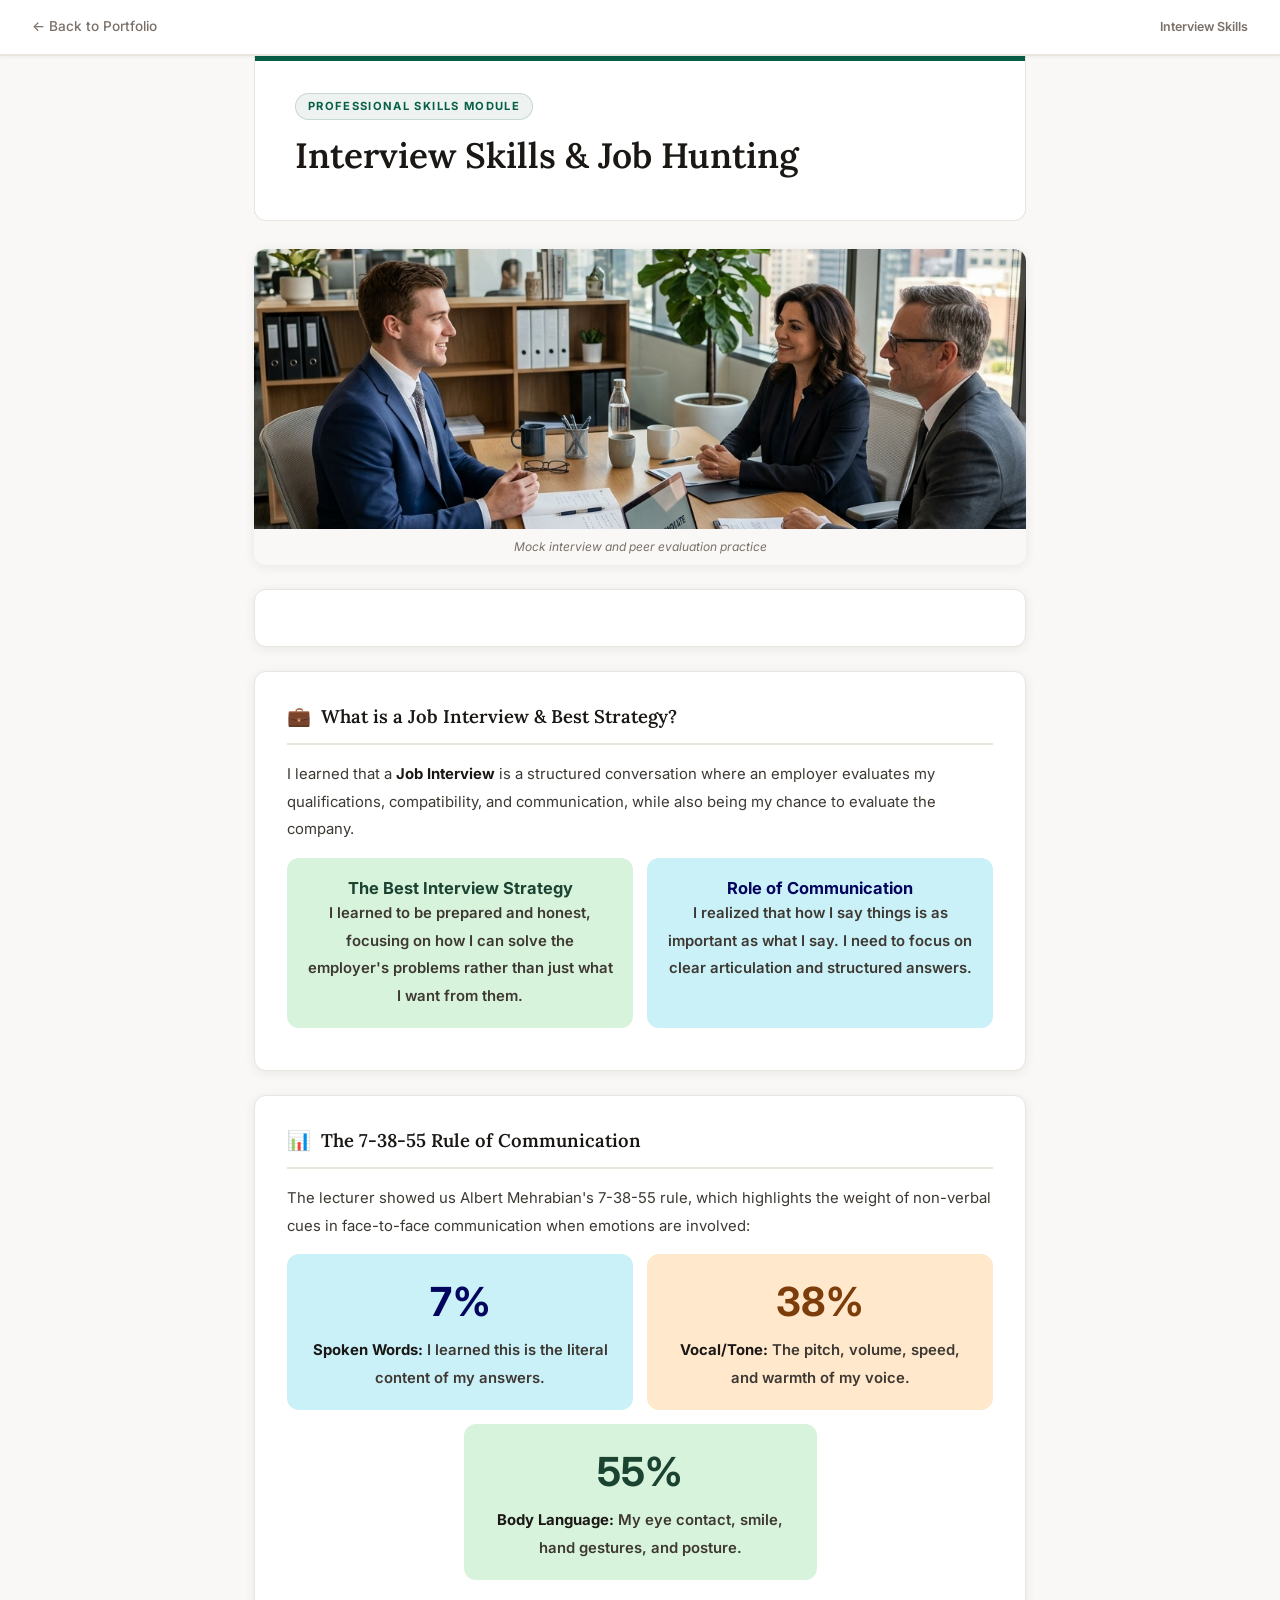
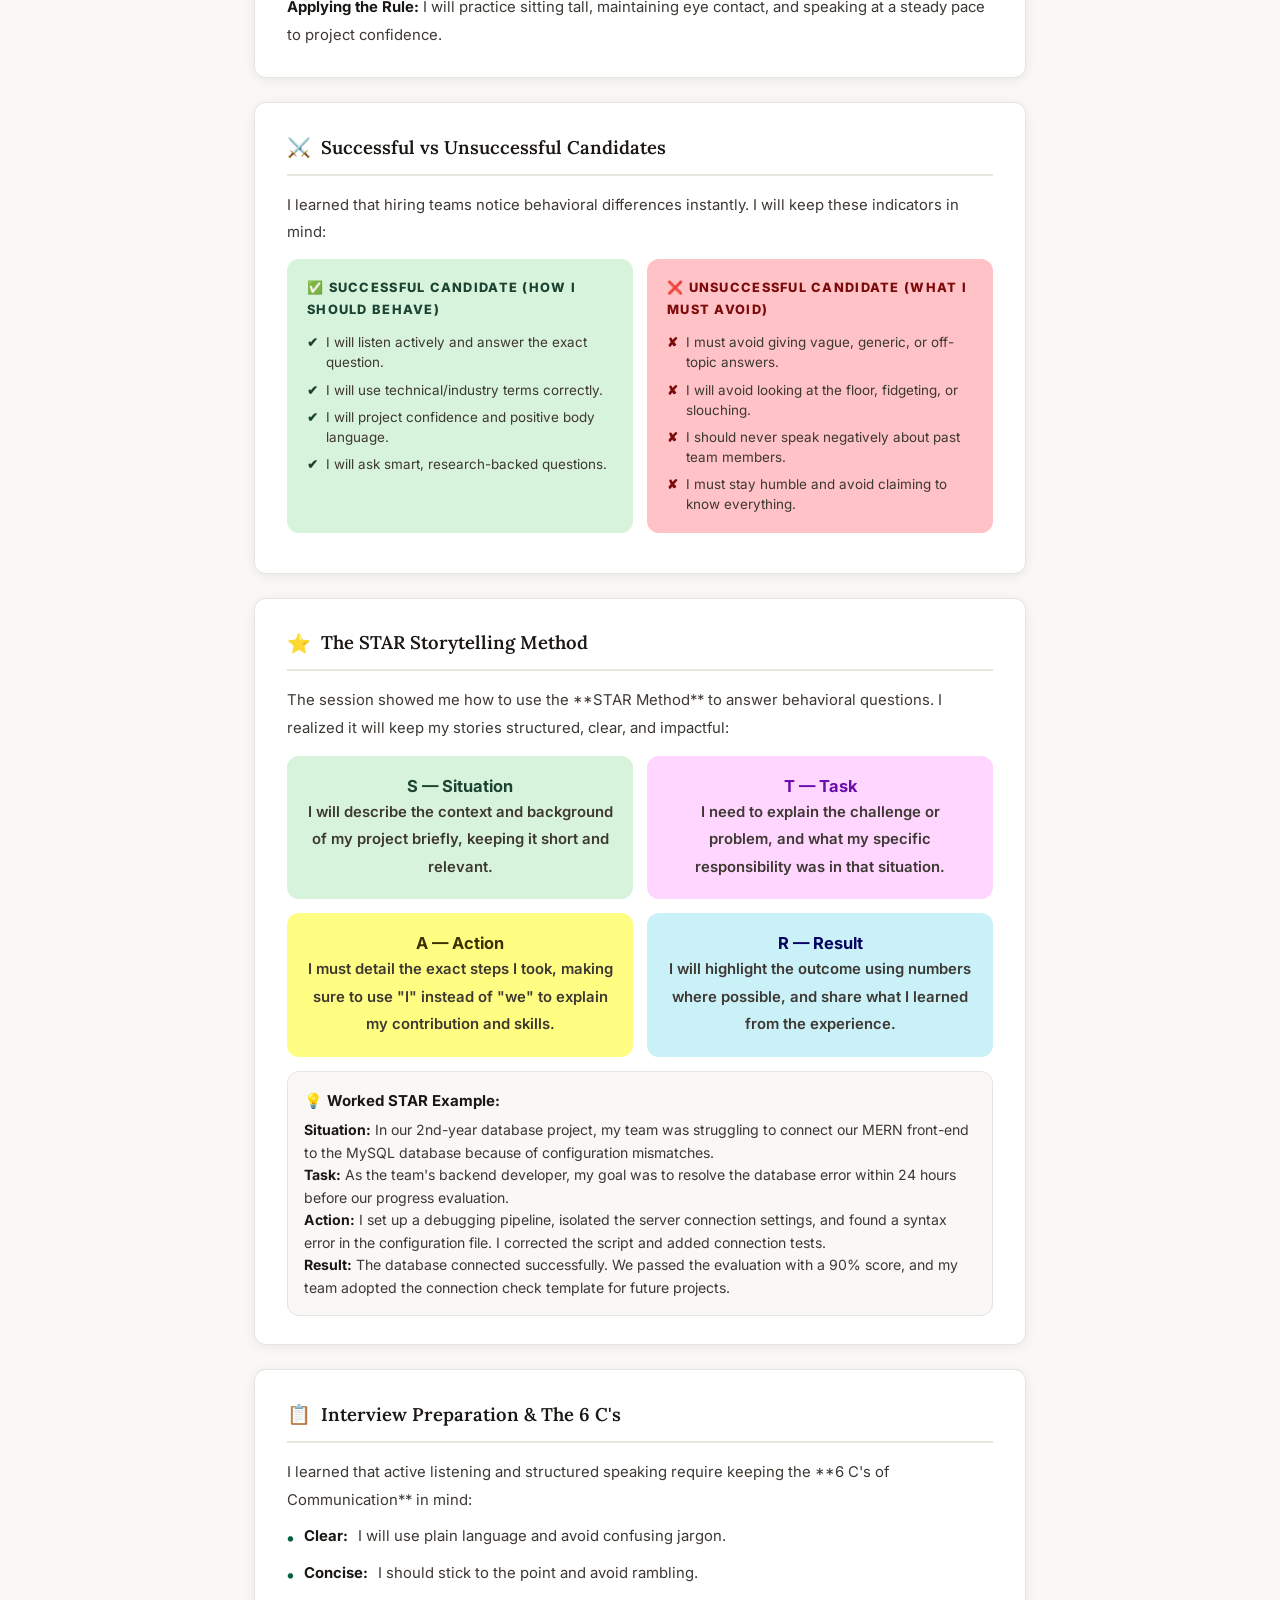
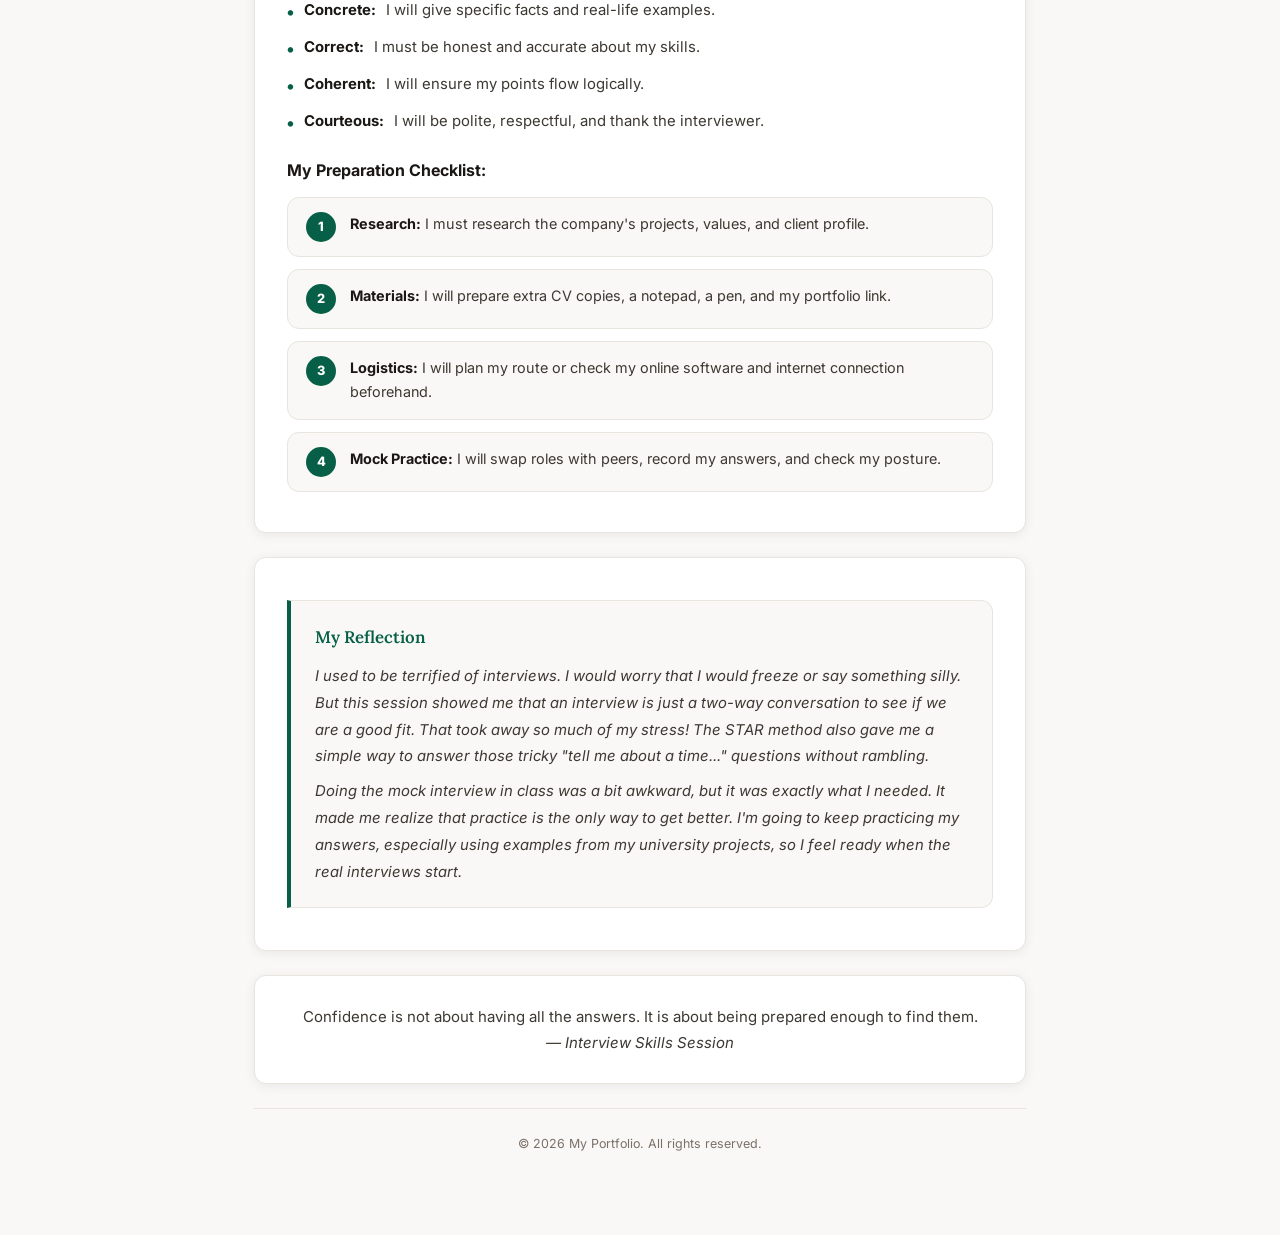
<file: interview-skills.html>
<!DOCTYPE html>
<html lang="en">
<head>
  <meta charset="UTF-8" />
  <meta name="viewport" content="width=device-width, initial-scale=1.0" />
  <meta name="description" content="Professional e-Portfolio entry on Interview Skills. Learn job interview structures, Albert Mehrabian's 7-38-55 rule, verbal/non-verbal communication, and the STAR storytelling method." />
  <title>Interview Skills & Job Hunting | Portfolio</title>
  <link rel="stylesheet" href="style.css" />
  <link rel="stylesheet" href="portfolio-style.css" />
  <style>
    :root {
      --header-accent: #065f46;
    }
  </style>
</head>
<body>

  <!-- TOP BAR -->
  <div class="p-topbar">
    <a href="index.html#portfolio" class="p-back-btn">&#8592; Back to Portfolio</a>
    <span class="p-breadcrumb">Interview Skills</span>
  </div>

  <!-- PAGE WRAPPER -->
  <div class="p-page">

    <!-- HEADER -->
    <div class="p-header">
      <span class="p-subject-tag">Professional Skills Module</span>
      <h1 class="p-title">Interview Skills & Job Hunting</h1>
    </div>

    <!-- SESSION PHOTO -->
    <div class="p-session-photo">
      <img src="images/interview_session.png" alt="Interview Skills & Job Hunting Session" />
      <p class="p-photo-caption">Mock interview and peer evaluation practice</p>
    </div>

    <!-- INTRO -->
    <div class="p-intro">
      
    </div>

    
    <!-- SECTION: What is a Job Interview -->
    <div class="p-section">
      <h2 class="p-section-title"><span class="s-icon">💼</span>What is a Job Interview & Best Strategy?</h2>
      <p>I learned that a <strong>Job Interview</strong> is a structured conversation where an employer evaluates my qualifications, compatibility, and communication, while also being my chance to evaluate the company.</p>
      <div class="p-boxes-grid">
        <div class="p-box green">
          <h3>The Best Interview Strategy</h3>
          <p>I learned to be prepared and honest, focusing on how I can solve the employer's problems rather than just what I want from them.</p>
        </div>
        <div class="p-box blue">
          <h3>Role of Communication</h3>
          <p>I realized that how I say things is as important as what I say. I need to focus on clear articulation and structured answers.</p>
        </div>
      </div>
    </div>

    <!-- SECTION: The 7-38-55 Rule -->
    <div class="p-section">
      <h2 class="p-section-title"><span class="s-icon">📊</span>The 7-38-55 Rule of Communication</h2>
      <p>The lecturer showed us Albert Mehrabian's 7-38-55 rule, which highlights the weight of non-verbal cues in face-to-face communication when emotions are involved:</p>
      
      <div class="p-boxes-grid">
        <div class="p-box blue" style="text-align:center;">
          <h3 style="font-size:2.5rem; margin-bottom:5px;">7%</h3>
          <p><strong>Spoken Words:</strong> I learned this is the literal content of my answers.</p>
        </div>
        <div class="p-box orange" style="text-align:center;">
          <h3 style="font-size:2.5rem; margin-bottom:5px;">38%</h3>
          <p><strong>Vocal/Tone:</strong> The pitch, volume, speed, and warmth of my voice.</p>
        </div>
        <div class="p-box green" style="text-align:center; grid-column: span 2; margin: 0 auto; width: 50%;">
          <h3 style="font-size:2.5rem; margin-bottom:5px;">55%</h3>
          <p><strong>Body Language:</strong> My eye contact, smile, hand gestures, and posture.</p>
        </div>
      </div>
      <p style="margin-top:14px;"><strong>Applying the Rule:</strong> I will practice sitting tall, maintaining eye contact, and speaking at a steady pace to project confidence.</p>
    </div>

    <!-- SECTION: Successful vs Unsuccessful Candidates -->
    <div class="p-section">
      <h2 class="p-section-title"><span class="s-icon">⚔️</span>Successful vs Unsuccessful Candidates</h2>
      <p>I learned that hiring teams notice behavioral differences instantly. I will keep these indicators in mind:</p>
      <div class="p-do-dont">
        <div class="p-do">
          <h3 class="p-do-title">✅ Successful Candidate (How I should behave)</h3>
          <div class="p-do-item"><span class="p-do-check">✔</span> I will listen actively and answer the exact question.</div>
          <div class="p-do-item"><span class="p-do-check">✔</span> I will use technical/industry terms correctly.</div>
          <div class="p-do-item"><span class="p-do-check">✔</span> I will project confidence and positive body language.</div>
          <div class="p-do-item"><span class="p-do-check">✔</span> I will ask smart, research-backed questions.</div>
        </div>
        <div class="p-dont">
          <h3 class="p-dont-title">❌ Unsuccessful Candidate (What I must avoid)</h3>
          <div class="p-dont-item"><span class="p-dont-x">✘</span> I must avoid giving vague, generic, or off-topic answers.</div>
          <div class="p-dont-item"><span class="p-dont-x">✘</span> I will avoid looking at the floor, fidgeting, or slouching.</div>
          <div class="p-dont-item"><span class="p-dont-x">✘</span> I should never speak negatively about past team members.</div>
          <div class="p-dont-item"><span class="p-dont-x">✘</span> I must stay humble and avoid claiming to know everything.</div>
        </div>
      </div>
    </div>

    <!-- SECTION: The STAR Method -->
    <div class="p-section">
      <h2 class="p-section-title"><span class="s-icon">⭐</span>The STAR Storytelling Method</h2>
      <p>The session showed me how to use the **STAR Method** to answer behavioral questions. I realized it will keep my stories structured, clear, and impactful:</p>
      
      <div class="p-boxes-grid">
        <div class="p-box green">
          <h3>S — Situation</h3>
          <p>I will describe the context and background of my project briefly, keeping it short and relevant.</p>
        </div>
        <div class="p-box pink">
          <h3>T — Task</h3>
          <p>I need to explain the challenge or problem, and what my specific responsibility was in that situation.</p>
        </div>
        <div class="p-box yellow">
          <h3>A — Action</h3>
          <p>I must detail the exact steps I took, making sure to use "I" instead of "we" to explain my contribution and skills.</p>
        </div>
        <div class="p-box blue">
          <h3>R — Result</h3>
          <p>I will highlight the outcome using numbers where possible, and share what I learned from the experience.</p>
        </div>
      </div>
      
      <div style="background:var(--off-white); border-radius:var(--radius); padding:16px; border:1px solid var(--border);">
        <strong style="color:var(--text-dark);">💡 Worked STAR Example:</strong>
        <p style="font-size:0.88rem; line-height:1.6; margin-top:6px;">
          <strong>Situation:</strong> In our 2nd-year database project, my team was struggling to connect our MERN front-end to the MySQL database because of configuration mismatches.<br>
          <strong>Task:</strong> As the team's backend developer, my goal was to resolve the database error within 24 hours before our progress evaluation.<br>
          <strong>Action:</strong> I set up a debugging pipeline, isolated the server connection settings, and found a syntax error in the configuration file. I corrected the script and added connection tests.<br>
          <strong>Result:</strong> The database connected successfully. We passed the evaluation with a 90% score, and my team adopted the connection check template for future projects.
        </p>
      </div>
    </div>

    <!-- SECTION: Preparation & 6 C's -->
    <div class="p-section">
      <h2 class="p-section-title"><span class="s-icon">📋</span>Interview Preparation & The 6 C's</h2>
      <p>I learned that active listening and structured speaking require keeping the **6 C's of Communication** in mind:</p>
      <ul class="p-list">
        <li><strong>Clear:</strong> I will use plain language and avoid confusing jargon.</li>
        <li><strong>Concise:</strong> I should stick to the point and avoid rambling.</li>
        <li><strong>Concrete:</strong> I will give specific facts and real-life examples.</li>
        <li><strong>Correct:</strong> I must be honest and accurate about my skills.</li>
        <li><strong>Coherent:</strong> I will ensure my points flow logically.</li>
        <li><strong>Courteous:</strong> I will be polite, respectful, and thank the interviewer.</li>
      </ul>
      
      <h3 style="margin-top:20px; margin-bottom:10px; font-size:1rem; color:var(--text-dark);">My Preparation Checklist:</h3>
      <ol class="p-steps">
        <li class="p-step">
          <span class="p-step-num">1</span>
          <div class="p-step-text"><strong>Research:</strong> I must research the company's projects, values, and client profile.</div>
        </li>
        <li class="p-step">
          <span class="p-step-num">2</span>
          <div class="p-step-text"><strong>Materials:</strong> I will prepare extra CV copies, a notepad, a pen, and my portfolio link.</div>
        </li>
        <li class="p-step">
          <span class="p-step-num">3</span>
          <div class="p-step-text"><strong>Logistics:</strong> I will plan my route or check my online software and internet connection beforehand.</div>
        </li>
        <li class="p-step">
          <span class="p-step-num">4</span>
          <div class="p-step-text"><strong>Mock Practice:</strong> I will swap roles with peers, record my answers, and check my posture.</div>
        </li>
      </ol>
    </div>


    <!-- SECTION: My Reflection -->
    <div class="p-section">
      <div class="p-reflection">
        <h2 class="p-reflection-title">My Reflection</h2>
        <p>
          I used to be terrified of interviews. I would worry that I would freeze or say something silly. But this session showed me that an interview is just a two-way conversation to see if we are a good fit. That took away so much of my stress! The STAR method also gave me a simple way to answer those tricky "tell me about a time..." questions without rambling.
        </p>
        <p>
          Doing the mock interview in class was a bit awkward, but it was exactly what I needed. It made me realize that practice is the only way to get better. I'm going to keep practicing my answers, especially using examples from my university projects, so I feel ready when the real interviews start.
        </p>
      </div>
    </div>

    <!-- TAKEAWAY / QUOTE -->
    <div class="p-takeaway">
      <blockquote>
        Confidence is not about having all the answers.
        It is about being prepared enough to find them.
      </blockquote>
      <cite>— Interview Skills Session</cite>
    </div>

    <!-- FOOTER -->
    <div class="p-footer">
      <p>&copy; 2026 My Portfolio. All rights reserved.</p>
    </div>

  </div><!-- end .p-page -->

  </body>
</html>
</file>
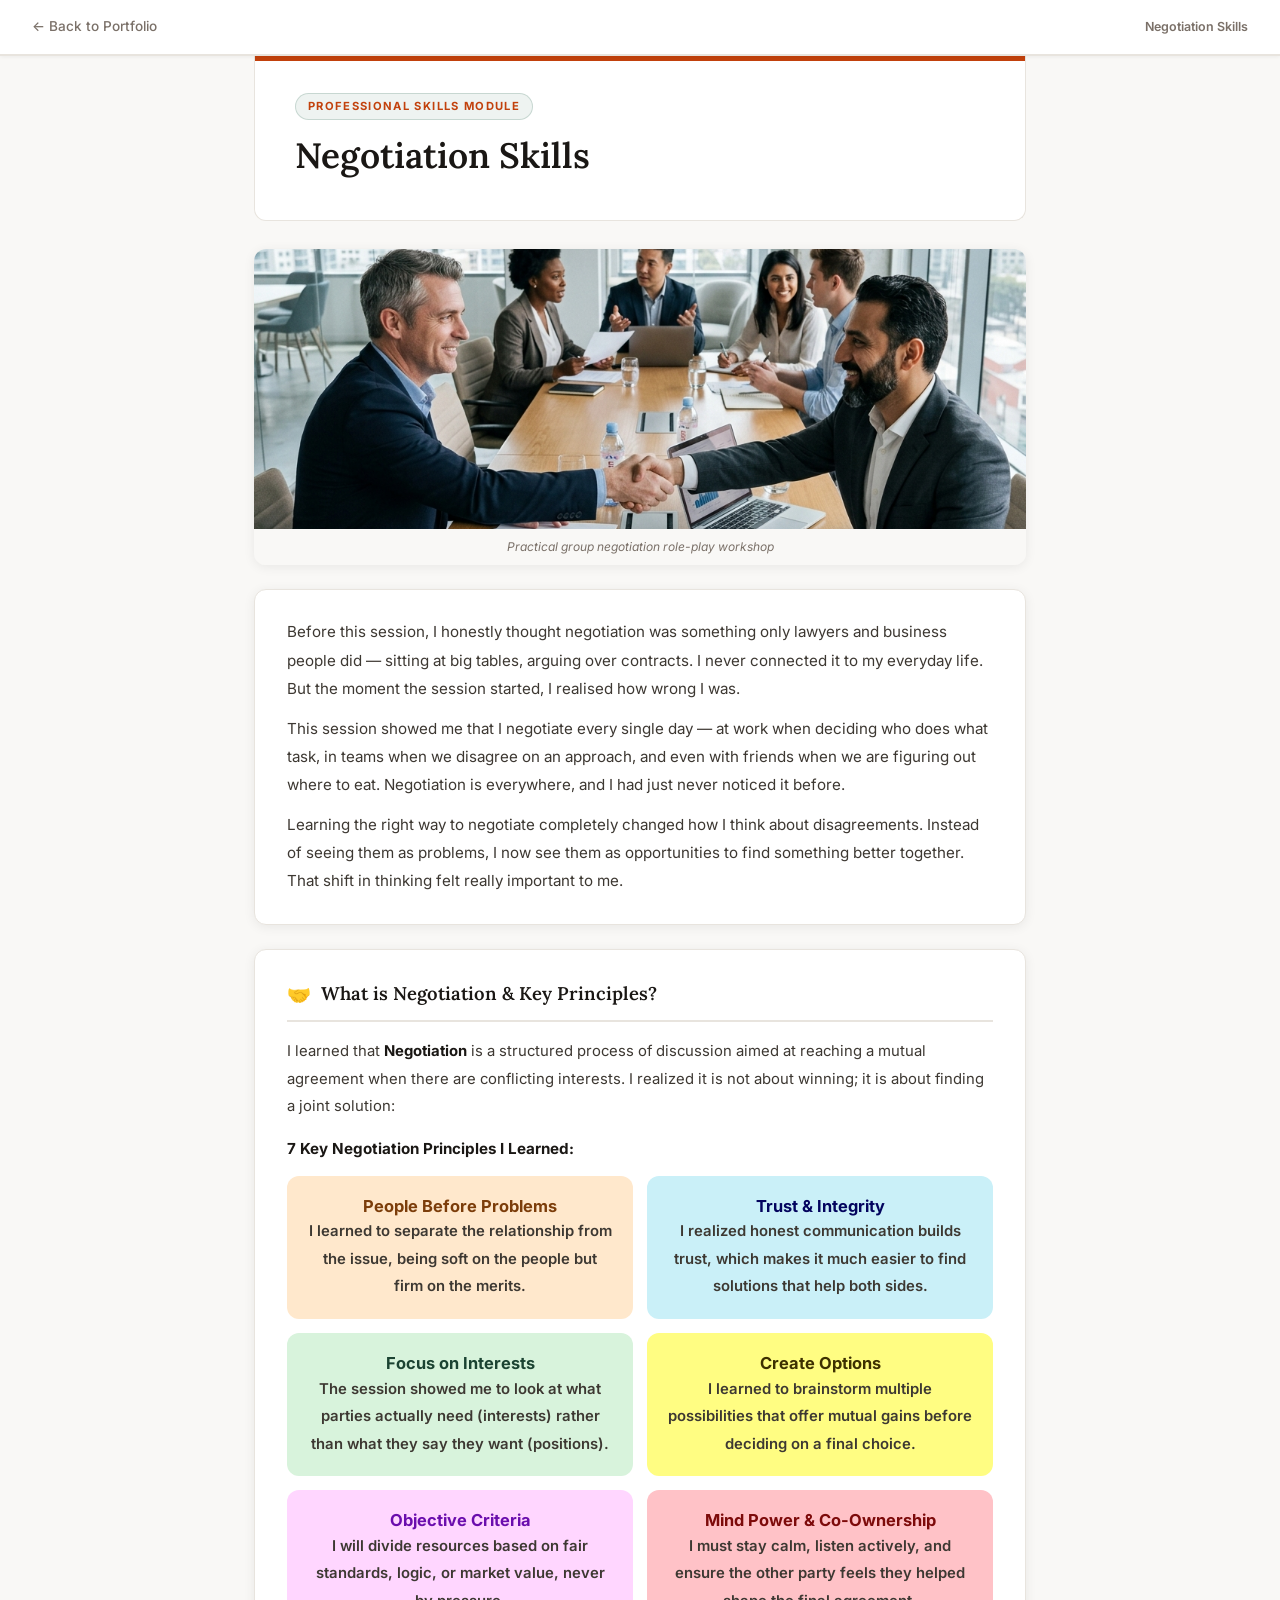
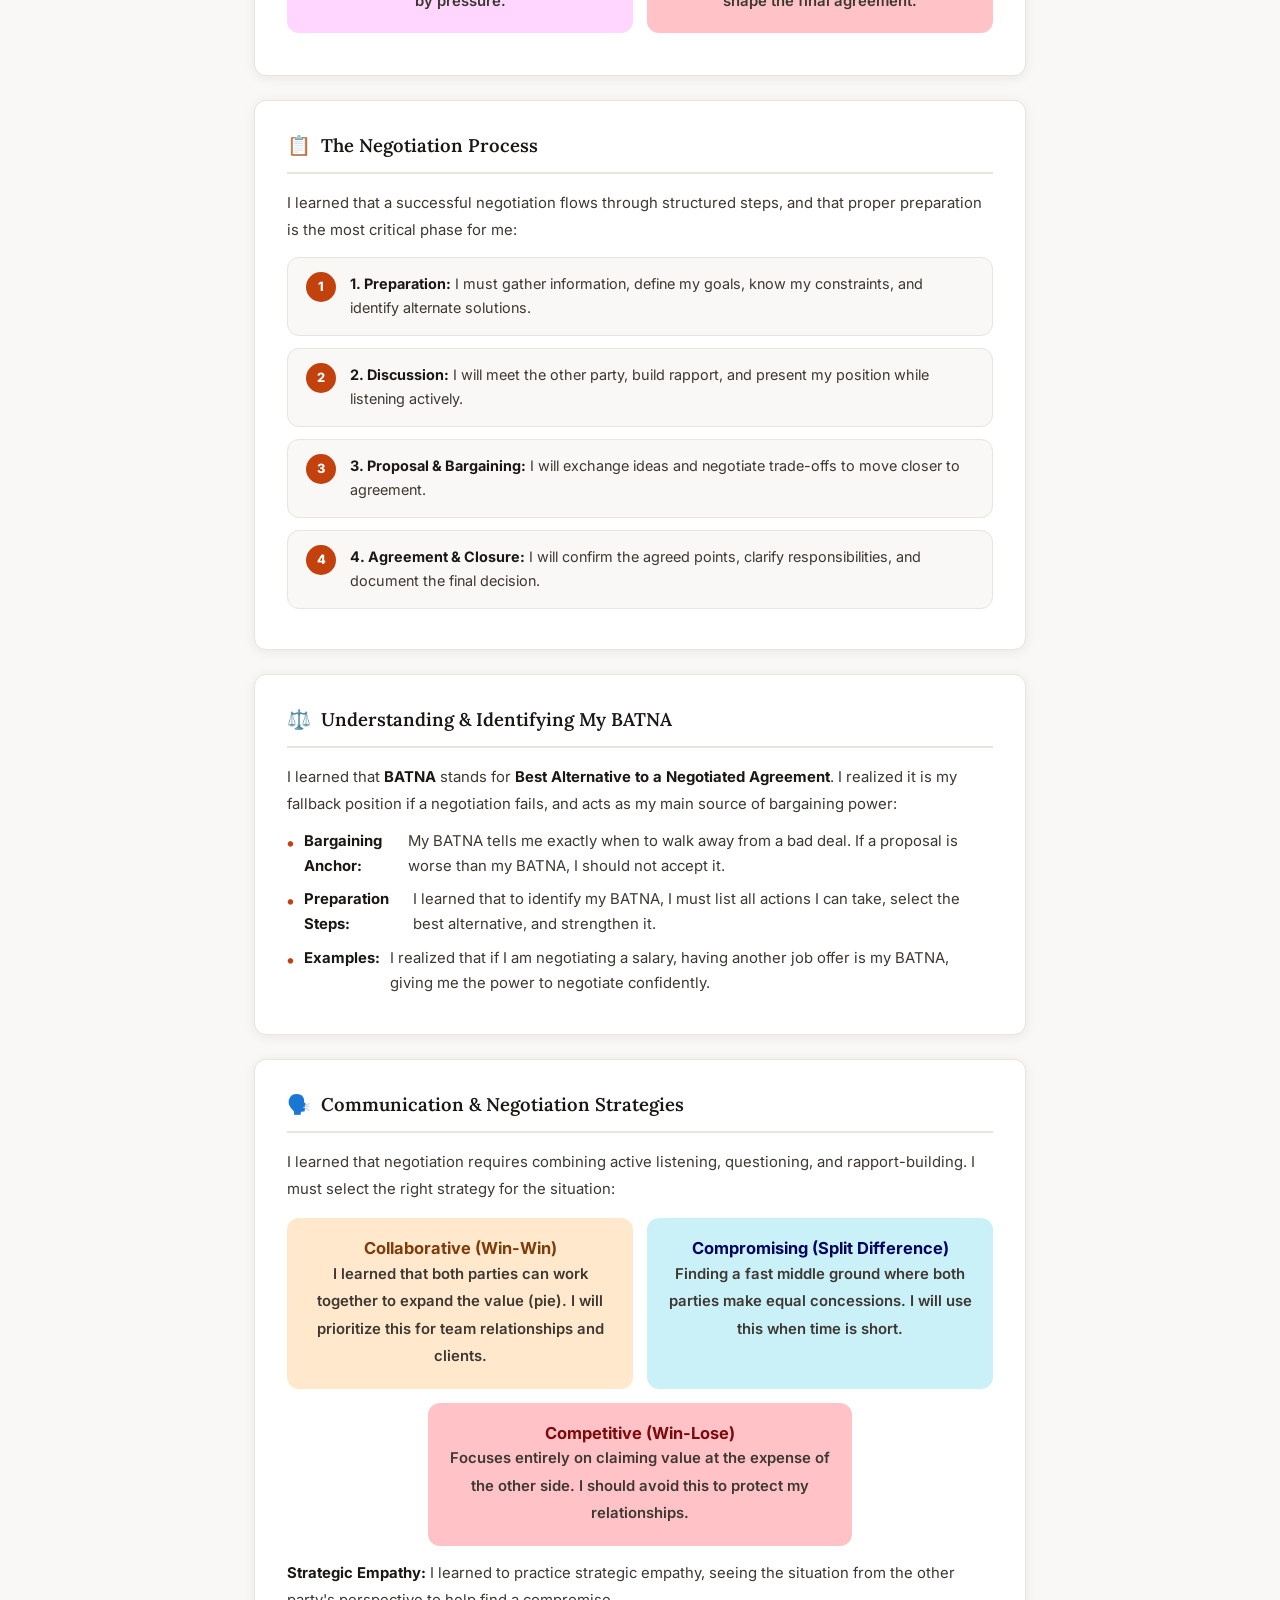
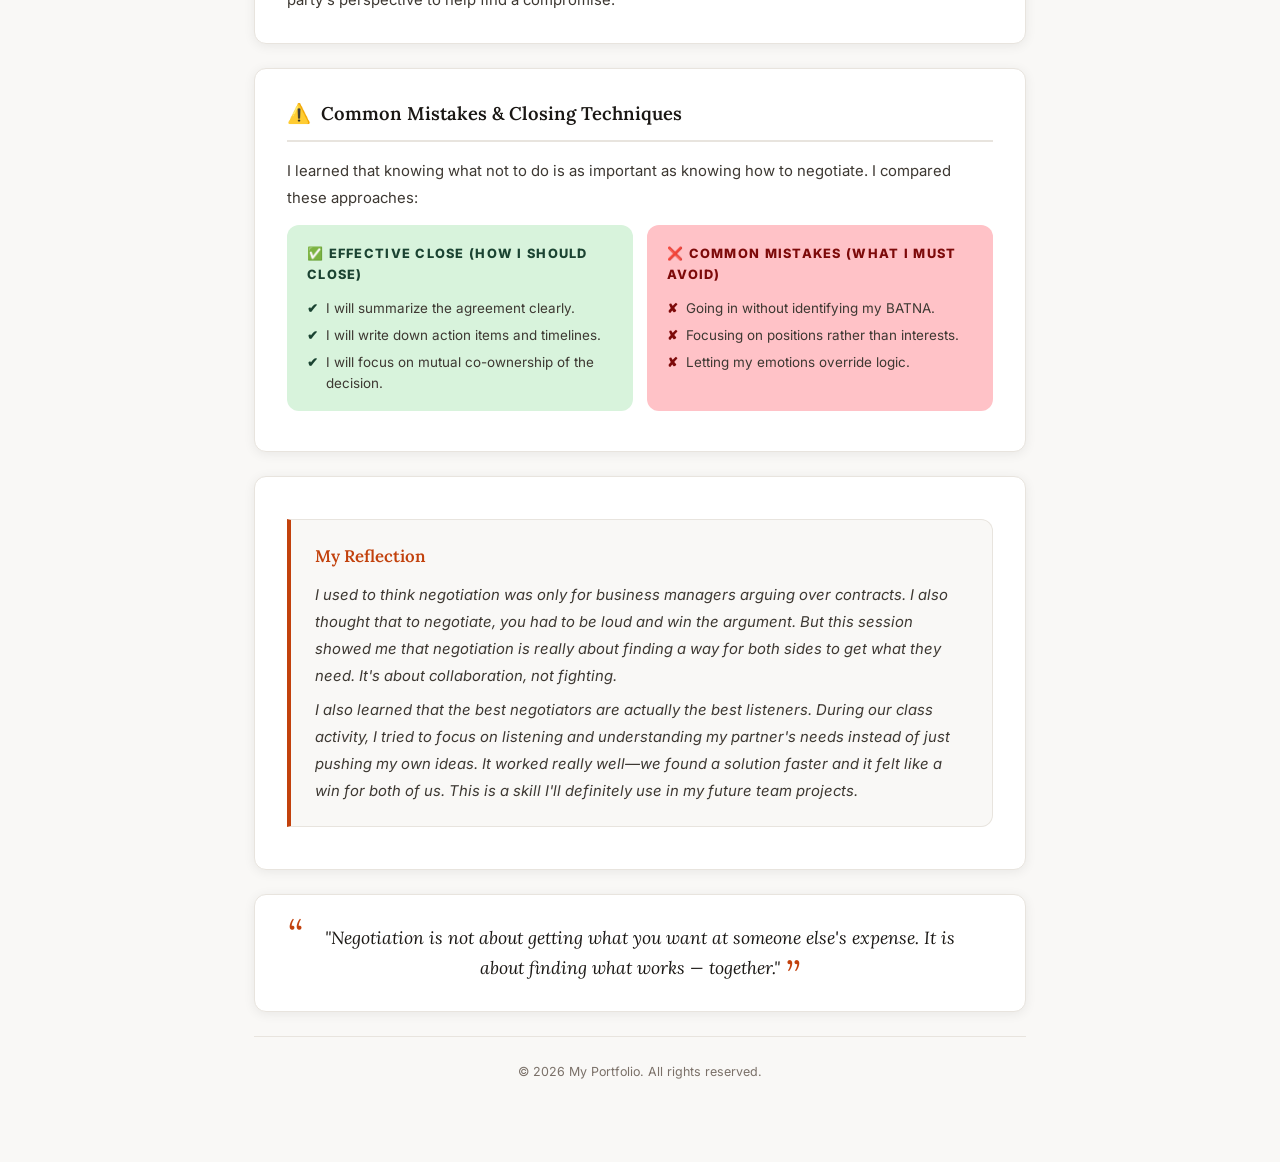
<file: negotiation-skills.html>
<!DOCTYPE html>
<html lang="en">
<head>
  <meta charset="UTF-8" />
  <meta name="viewport" content="width=device-width, initial-scale=1.0" />
  <meta name="description" content="Professional e-Portfolio entry on Negotiation Skills. Reconciling disputes, building Win-Win options, identifying BATNAs, and closing deals ethically." />
  <title>Negotiation Skills | Portfolio</title>
  <link rel="stylesheet" href="style.css" />
  <link rel="stylesheet" href="portfolio-style.css" />
  <style>
    :root {
      --header-accent: #c2410c;
    }
  </style>
</head>
<body>

  <!-- TOP BAR -->
  <div class="p-topbar">
    <a href="index.html#portfolio" class="p-back-btn">&#8592; Back to Portfolio</a>
    <span class="p-breadcrumb">Negotiation Skills</span>
  </div>

  <!-- PAGE WRAPPER -->
  <div class="p-page">

    <!-- HEADER -->
    <div class="p-header">
      <span class="p-subject-tag">Professional Skills Module</span>
      <h1 class="p-title">Negotiation Skills</h1>
    </div>

    <!-- SESSION PHOTO -->
    <div class="p-session-photo">
      <img src="images/negotiation_session.png" alt="Negotiation Skills Session" />
      <p class="p-photo-caption">Practical group negotiation role-play workshop</p>
    </div>

    <!-- INTRO -->
    <div class="p-intro">
      <p>
        Before this session, I honestly thought negotiation was something only lawyers and business people did — sitting at big tables, arguing over contracts. I never connected it to my everyday life. But the moment the session started, I realised how wrong I was.
      </p>
      <p>
        This session showed me that I negotiate every single day — at work when deciding who does what task, in teams when we disagree on an approach, and even with friends when we are figuring out where to eat. Negotiation is everywhere, and I had just never noticed it before.
      </p>
      <p>
        Learning the right way to negotiate completely changed how I think about disagreements. Instead of seeing them as problems, I now see them as opportunities to find something better together. That shift in thinking felt really important to me.
      </p>
    </div>

    
    <!-- SECTION: What is Negotiation -->
    <div class="p-section">
      <h2 class="p-section-title"><span class="s-icon">🤝</span>What is Negotiation & Key Principles?</h2>
      <p>I learned that <strong>Negotiation</strong> is a structured process of discussion aimed at reaching a mutual agreement when there are conflicting interests. I realized it is not about winning; it is about finding a joint solution:</p>
      
      <h3 style="margin-top:15px; margin-bottom:8px; font-size:0.95rem; color:var(--text-dark);">7 Key Negotiation Principles I Learned:</h3>
      <div class="p-boxes-grid">
        <div class="p-box orange">
          <h3>People Before Problems</h3>
          <p>I learned to separate the relationship from the issue, being soft on the people but firm on the merits.</p>
        </div>
        <div class="p-box blue">
          <h3>Trust & Integrity</h3>
          <p>I realized honest communication builds trust, which makes it much easier to find solutions that help both sides.</p>
        </div>
        <div class="p-box green">
          <h3>Focus on Interests</h3>
          <p>The session showed me to look at what parties actually need (interests) rather than what they say they want (positions).</p>
        </div>
        <div class="p-box yellow">
          <h3>Create Options</h3>
          <p>I learned to brainstorm multiple possibilities that offer mutual gains before deciding on a final choice.</p>
        </div>
      </div>
      
      <div class="p-boxes-grid" style="grid-template-columns: 1fr 1fr; margin-top:0;">
        <div class="p-box pink">
          <h3>Objective Criteria</h3>
          <p>I will divide resources based on fair standards, logic, or market value, never by pressure.</p>
        </div>
        <div class="p-box red">
          <h3>Mind Power & Co-Ownership</h3>
          <p>I must stay calm, listen actively, and ensure the other party feels they helped shape the final agreement.</p>
        </div>
      </div>
    </div>

    <!-- SECTION: The Negotiation Process -->
    <div class="p-section">
      <h2 class="p-section-title"><span class="s-icon">📋</span>The Negotiation Process</h2>
      <p>I learned that a successful negotiation flows through structured steps, and that proper preparation is the most critical phase for me:</p>
      <ol class="p-steps">
        <li class="p-step">
          <span class="p-step-num">1</span>
          <div class="p-step-text"><strong>1. Preparation:</strong> I must gather information, define my goals, know my constraints, and identify alternate solutions.</div>
        </li>
        <li class="p-step">
          <span class="p-step-num">2</span>
          <div class="p-step-text"><strong>2. Discussion:</strong> I will meet the other party, build rapport, and present my position while listening actively.</div>
        </li>
        <li class="p-step">
          <span class="p-step-num">3</span>
          <div class="p-step-text"><strong>3. Proposal & Bargaining:</strong> I will exchange ideas and negotiate trade-offs to move closer to agreement.</div>
        </li>
        <li class="p-step">
          <span class="p-step-num">4</span>
          <div class="p-step-text"><strong>4. Agreement & Closure:</strong> I will confirm the agreed points, clarify responsibilities, and document the final decision.</div>
        </li>
      </ol>
    </div>

    <!-- SECTION: Understanding BATNA -->
    <div class="p-section">
      <h2 class="p-section-title"><span class="s-icon">⚖️</span>Understanding & Identifying My BATNA</h2>
      <p>I learned that <strong>BATNA</strong> stands for <strong>Best Alternative to a Negotiated Agreement</strong>. I realized it is my fallback position if a negotiation fails, and acts as my main source of bargaining power:</p>
      <ul class="p-list">
        <li><strong>Bargaining Anchor:</strong> My BATNA tells me exactly when to walk away from a bad deal. If a proposal is worse than my BATNA, I should not accept it.</li>
        <li><strong>Preparation Steps:</strong> I learned that to identify my BATNA, I must list all actions I can take, select the best alternative, and strengthen it.</li>
        <li><strong>Examples:</strong> I realized that if I am negotiating a salary, having another job offer is my BATNA, giving me the power to negotiate confidently.</li>
      </ul>
    </div>

    <!-- SECTION: Communication & Strategies -->
    <div class="p-section">
      <h2 class="p-section-title"><span class="s-icon">🗣️</span>Communication & Negotiation Strategies</h2>
      <p>I learned that negotiation requires combining active listening, questioning, and rapport-building. I must select the right strategy for the situation:</p>
      
      <div class="p-boxes-grid">
        <div class="p-box orange">
          <h3>Collaborative (Win-Win)</h3>
          <p>I learned that both parties can work together to expand the value (pie). I will prioritize this for team relationships and clients.</p>
        </div>
        <div class="p-box blue">
          <h3>Compromising (Split Difference)</h3>
          <p>Finding a fast middle ground where both parties make equal concessions. I will use this when time is short.</p>
        </div>
        <div class="p-box red" style="grid-column: span 2; width: 60%; margin: 0 auto;">
          <h3>Competitive (Win-Lose)</h3>
          <p>Focuses entirely on claiming value at the expense of the other side. I should avoid this to protect my relationships.</p>
        </div>
      </div>
      
      <p style="margin-top:14px;"><strong>Strategic Empathy:</strong> I learned to practice strategic empathy, seeing the situation from the other party's perspective to help find a compromise.</p>
    </div>

    <!-- SECTION: Common Mistakes & Closing Deal -->
    <div class="p-section">
      <h2 class="p-section-title"><span class="s-icon">⚠️</span>Common Mistakes & Closing Techniques</h2>
      <p>I learned that knowing what not to do is as important as knowing how to negotiate. I compared these approaches:</p>
      <div class="p-do-dont">
        <div class="p-do">
          <h3 class="p-do-title">✅ Effective Close (How I should close)</h3>
          <div class="p-do-item"><span class="p-do-check">✔</span> I will summarize the agreement clearly.</div>
          <div class="p-do-item"><span class="p-do-check">✔</span> I will write down action items and timelines.</div>
          <div class="p-do-item"><span class="p-do-check">✔</span> I will focus on mutual co-ownership of the decision.</div>
        </div>
        <div class="p-dont">
          <h3 class="p-dont-title">❌ Common Mistakes (What I must avoid)</h3>
          <div class="p-dont-item"><span class="p-dont-x">✘</span> Going in without identifying my BATNA.</div>
          <div class="p-dont-item"><span class="p-dont-x">✘</span> Focusing on positions rather than interests.</div>
          <div class="p-dont-item"><span class="p-dont-x">✘</span> Letting my emotions override logic.</div>
        </div>
      </div>
    </div>


    <!-- SECTION: My Reflection -->
    <div class="p-section">
      <div class="p-reflection">
        <h2 class="p-reflection-title">My Reflection</h2>
        <p>
          I used to think negotiation was only for business managers arguing over contracts. I also thought that to negotiate, you had to be loud and win the argument. But this session showed me that negotiation is really about finding a way for both sides to get what they need. It's about collaboration, not fighting.
        </p>
        <p>
          I also learned that the best negotiators are actually the best listeners. During our class activity, I tried to focus on listening and understanding my partner's needs instead of just pushing my own ideas. It worked really well—we found a solution faster and it felt like a win for both of us. This is a skill I'll definitely use in my future team projects.
        </p>
      </div>
    </div>

    <!-- TAKEAWAY / QUOTE -->
    <div class="p-takeaway">
      <blockquote class="p-quote">
        "Negotiation is not about getting what you want at someone else's expense. It is about finding what works — together."
      </blockquote>
    </div>

    <!-- FOOTER -->
    <div class="p-footer">
      <p>&copy; 2026 My Portfolio. All rights reserved.</p>
    </div>

  </div><!-- end .p-page -->

    </body>
</html>
</file>
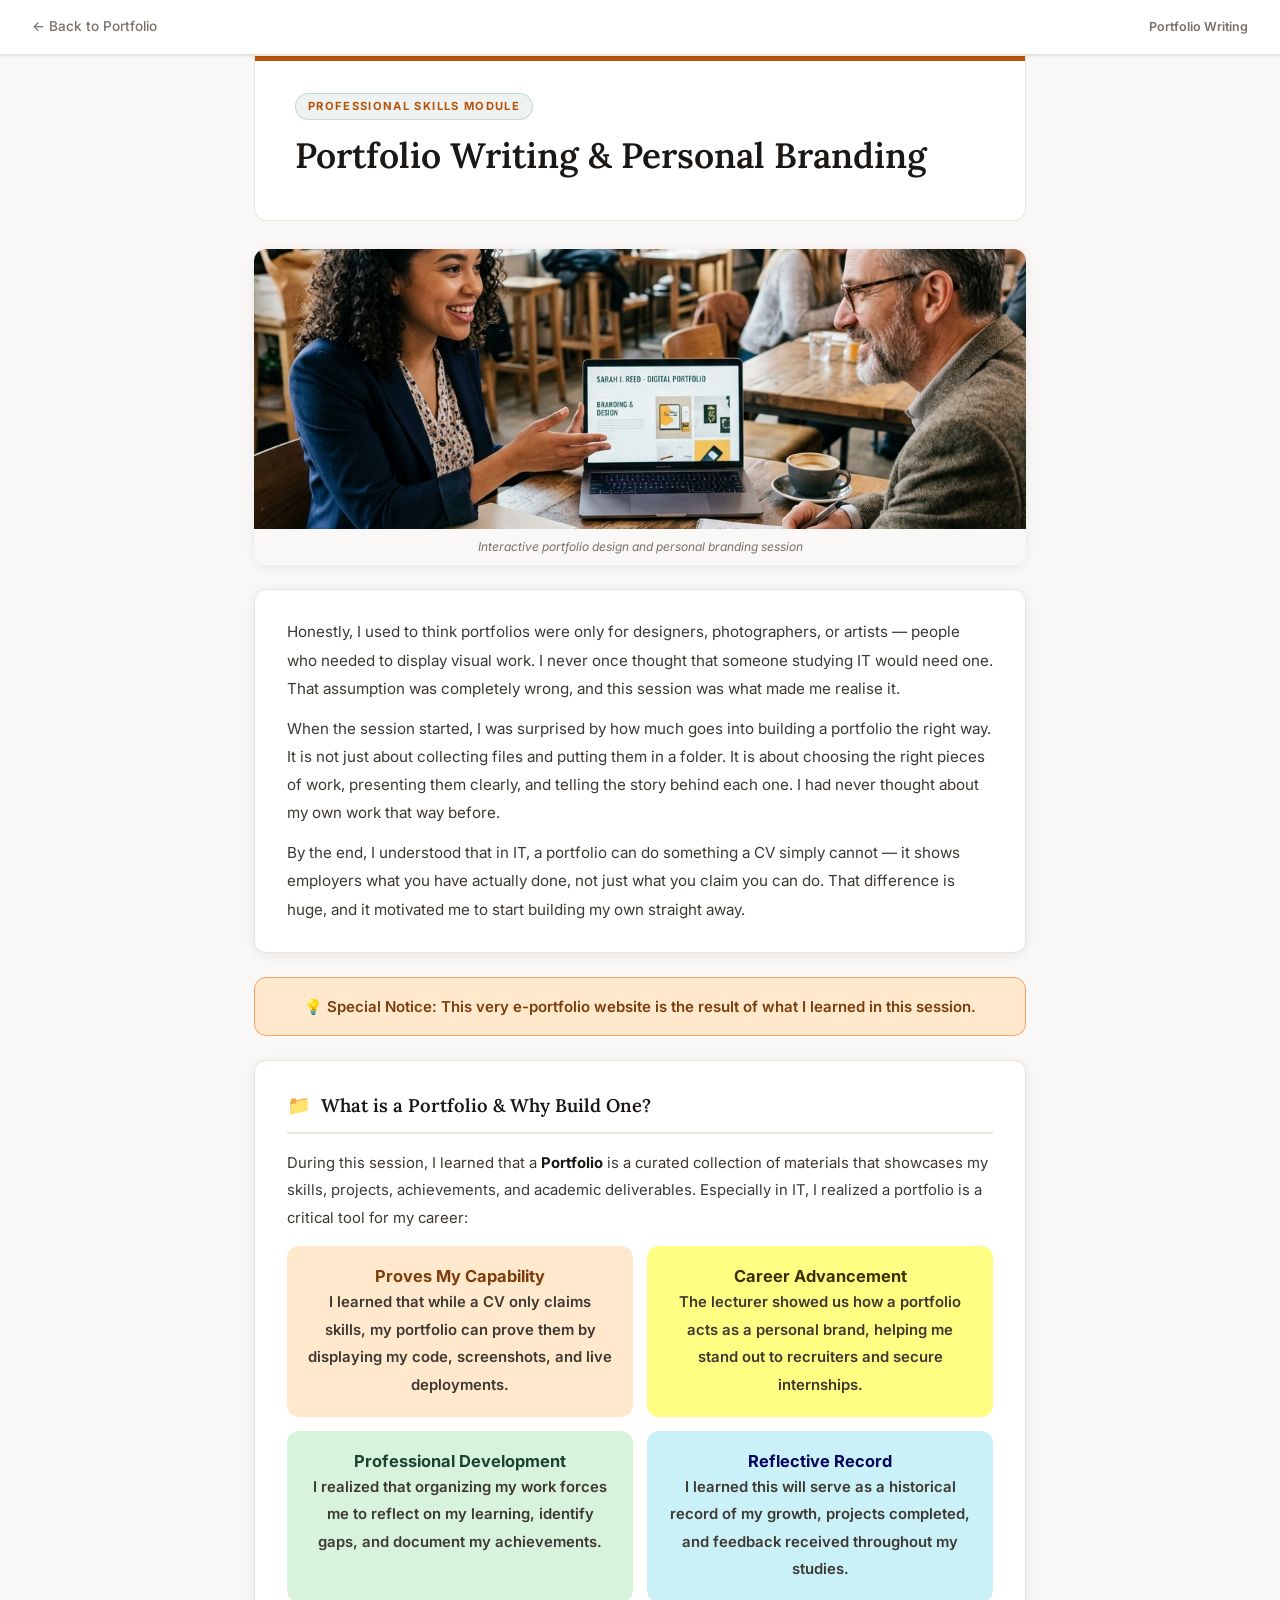
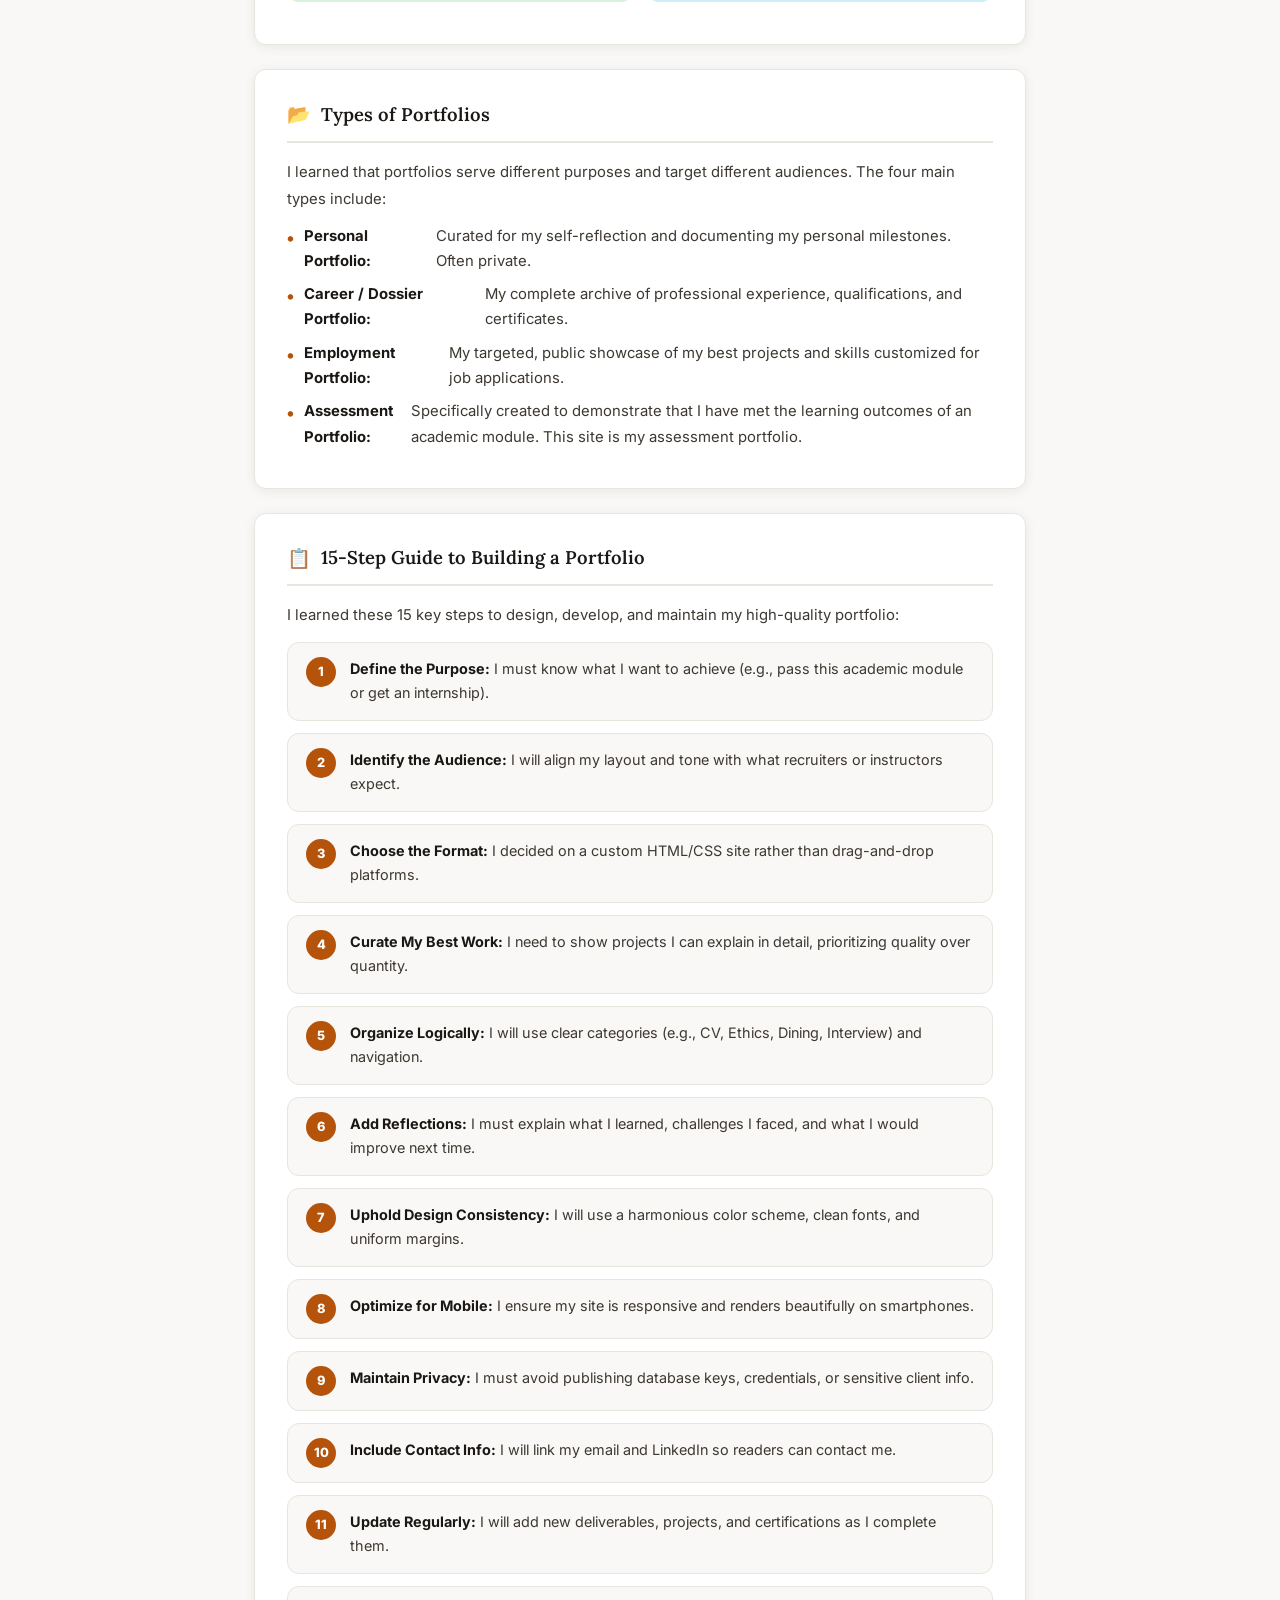
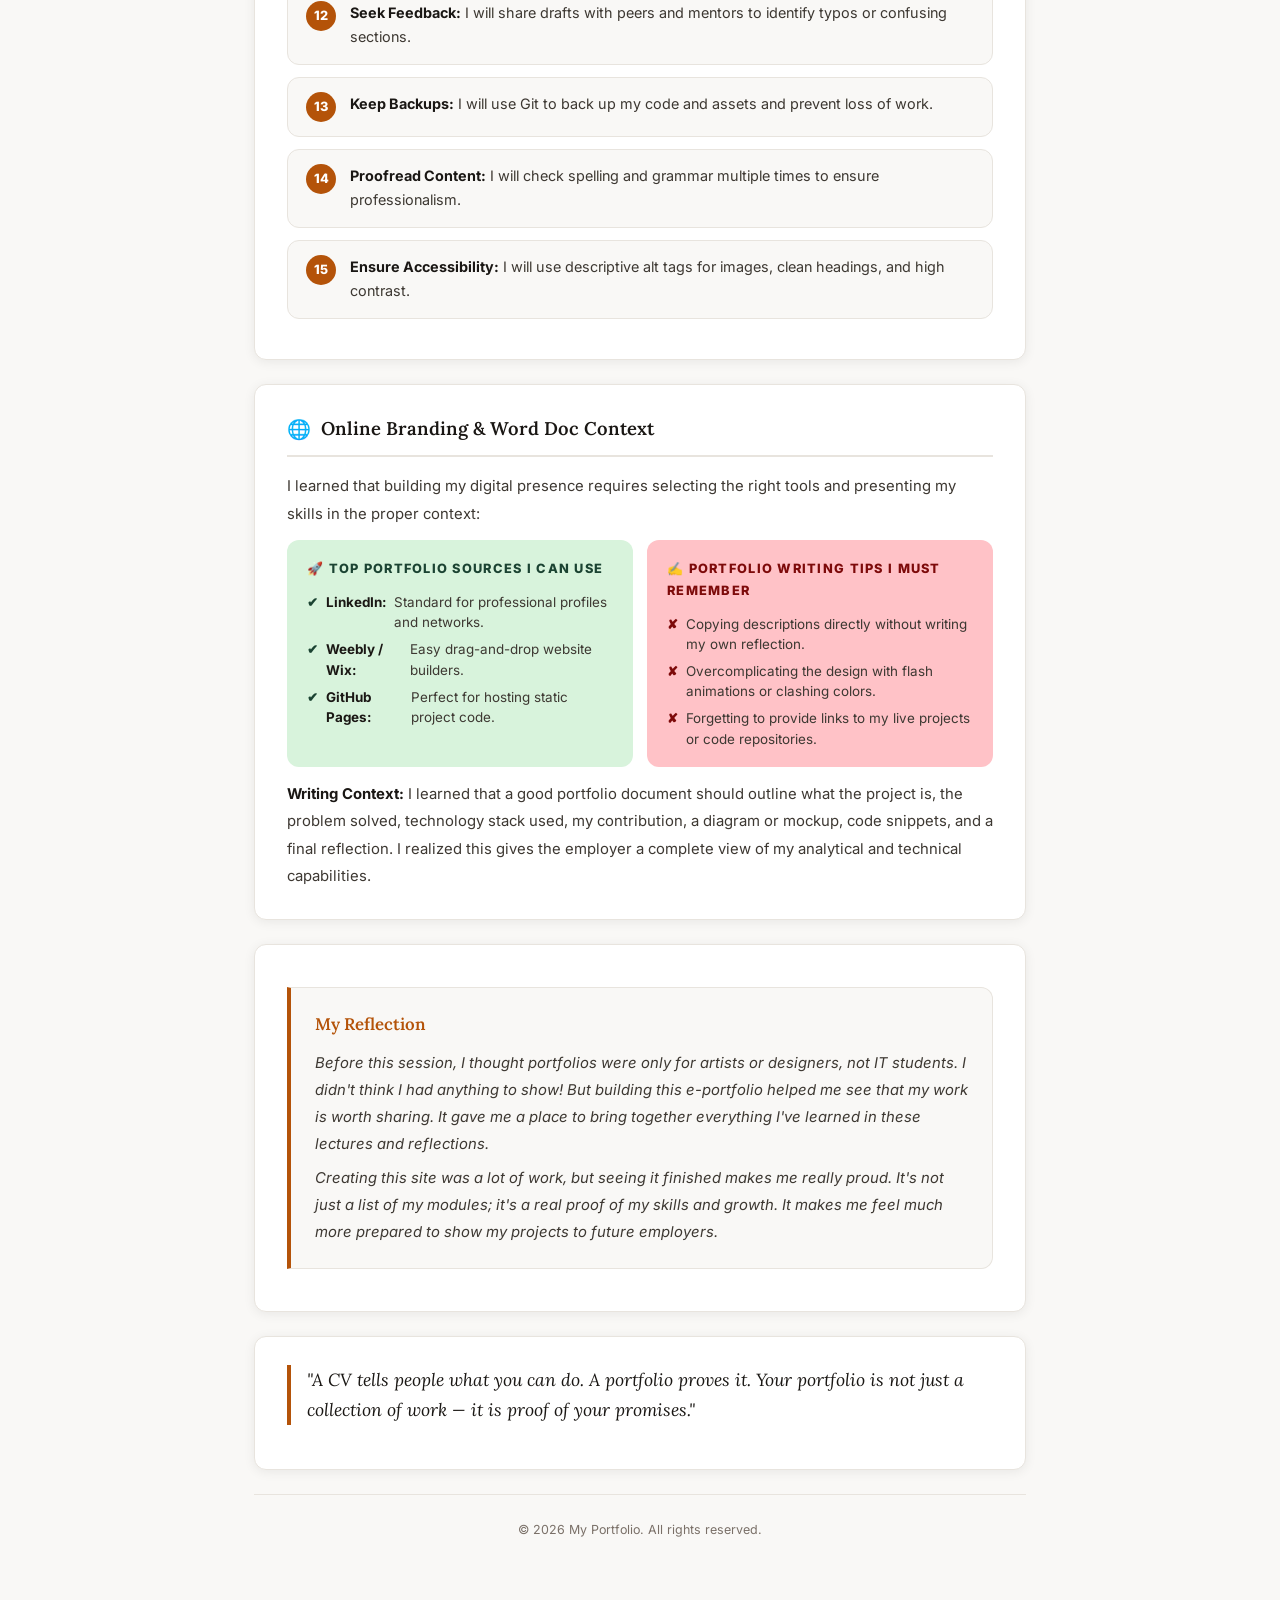
<file: portfolio-writing.html>
<!DOCTYPE html>
<html lang="en">
<head>
  <meta charset="UTF-8" />
  <meta name="viewport" content="width=device-width, initial-scale=1.0" />
  <meta name="description" content="Professional e-Portfolio entry on Portfolio Writing. The uses and types of portfolios, a 15-step guide to building assessment portfolios, and online branding tips." />
  <title>Portfolio Writing & Personal Branding | Portfolio</title>
  <link rel="stylesheet" href="style.css" />
  <link rel="stylesheet" href="portfolio-style.css" />
  <style>
    :root {
      --header-accent: #b45309;
    }
  </style>
</head>
<body>

  <!-- TOP BAR -->
  <div class="p-topbar">
    <a href="index.html#portfolio" class="p-back-btn">&#8592; Back to Portfolio</a>
    <span class="p-breadcrumb">Portfolio Writing</span>
  </div>

  <!-- PAGE WRAPPER -->
  <div class="p-page">

    <!-- HEADER -->
    <div class="p-header">
      <span class="p-subject-tag">Professional Skills Module</span>
      <h1 class="p-title">Portfolio Writing & Personal Branding</h1>
    </div>

    <!-- SESSION PHOTO -->
    <div class="p-session-photo">
      <img src="images/portfolio_session.png" alt="Portfolio Writing & Personal Branding Session" />
      <p class="p-photo-caption">Interactive portfolio design and personal branding session</p>
    </div>

    <!-- INTRO -->
    <div class="p-intro">
      <p>
        Honestly, I used to think portfolios were only for designers, photographers, or artists — people who needed to display visual work. I never once thought that someone studying IT would need one. That assumption was completely wrong, and this session was what made me realise it.
      </p>
      <p>
        When the session started, I was surprised by how much goes into building a portfolio the right way. It is not just about collecting files and putting them in a folder. It is about choosing the right pieces of work, presenting them clearly, and telling the story behind each one. I had never thought about my own work that way before.
      </p>
      <p>
        By the end, I understood that in IT, a portfolio can do something a CV simply cannot — it shows employers what you have actually done, not just what you claim you can do. That difference is huge, and it motivated me to start building my own straight away.
      </p>
    </div>

    
    <!-- SPECIAL NOTICE -->
    <div style="background:var(--box-orange); border:1px solid var(--accent-3); border-radius:var(--radius); padding:16px; margin-bottom:24px; text-align:center; color:var(--box-orange-text); font-weight:600;">
      💡 Special Notice: This very e-portfolio website is the result of what I learned in this session.
    </div>

    <!-- SECTION: What is a Portfolio -->
    <div class="p-section">
      <h2 class="p-section-title"><span class="s-icon">📁</span>What is a Portfolio & Why Build One?</h2>
      <p>During this session, I learned that a <strong>Portfolio</strong> is a curated collection of materials that showcases my skills, projects, achievements, and academic deliverables. Especially in IT, I realized a portfolio is a critical tool for my career:</p>
      <div class="p-boxes-grid">
        <div class="p-box orange">
          <h3>Proves My Capability</h3>
          <p>I learned that while a CV only claims skills, my portfolio can prove them by displaying my code, screenshots, and live deployments.</p>
        </div>
        <div class="p-box yellow">
          <h3>Career Advancement</h3>
          <p>The lecturer showed us how a portfolio acts as a personal brand, helping me stand out to recruiters and secure internships.</p>
        </div>
        <div class="p-box green">
          <h3>Professional Development</h3>
          <p>I realized that organizing my work forces me to reflect on my learning, identify gaps, and document my achievements.</p>
        </div>
        <div class="p-box blue">
          <h3>Reflective Record</h3>
          <p>I learned this will serve as a historical record of my growth, projects completed, and feedback received throughout my studies.</p>
        </div>
      </div>
    </div>

    <!-- SECTION: Types of Portfolios -->
    <div class="p-section">
      <h2 class="p-section-title"><span class="s-icon">📂</span>Types of Portfolios</h2>
      <p>I learned that portfolios serve different purposes and target different audiences. The four main types include:</p>
      <ul class="p-list">
        <li><strong>Personal Portfolio:</strong> Curated for my self-reflection and documenting my personal milestones. Often private.</li>
        <li><strong>Career / Dossier Portfolio:</strong> My complete archive of professional experience, qualifications, and certificates.</li>
        <li><strong>Employment Portfolio:</strong> My targeted, public showcase of my best projects and skills customized for job applications.</li>
        <li><strong>Assessment Portfolio:</strong> Specifically created to demonstrate that I have met the learning outcomes of an academic module. This site is my assessment portfolio.</li>
      </ul>
    </div>

    <!-- SECTION: 15-Step Guide to Building Assessment Portfolios -->
    <div class="p-section">
      <h2 class="p-section-title"><span class="s-icon">📋</span>15-Step Guide to Building a Portfolio</h2>
      <p>I learned these 15 key steps to design, develop, and maintain my high-quality portfolio:</p>
      <ol class="p-steps">
        <li class="p-step">
          <span class="p-step-num">1</span>
          <div class="p-step-text"><strong>Define the Purpose:</strong> I must know what I want to achieve (e.g., pass this academic module or get an internship).</div>
        </li>
        <li class="p-step">
          <span class="p-step-num">2</span>
          <div class="p-step-text"><strong>Identify the Audience:</strong> I will align my layout and tone with what recruiters or instructors expect.</div>
        </li>
        <li class="p-step">
          <span class="p-step-num">3</span>
          <div class="p-step-text"><strong>Choose the Format:</strong> I decided on a custom HTML/CSS site rather than drag-and-drop platforms.</div>
        </li>
        <li class="p-step">
          <span class="p-step-num">4</span>
          <div class="p-step-text"><strong>Curate My Best Work:</strong> I need to show projects I can explain in detail, prioritizing quality over quantity.</div>
        </li>
        <li class="p-step">
          <span class="p-step-num">5</span>
          <div class="p-step-text"><strong>Organize Logically:</strong> I will use clear categories (e.g., CV, Ethics, Dining, Interview) and navigation.</div>
        </li>
        <li class="p-step">
          <span class="p-step-num">6</span>
          <div class="p-step-text"><strong>Add Reflections:</strong> I must explain what I learned, challenges I faced, and what I would improve next time.</div>
        </li>
        <li class="p-step">
          <span class="p-step-num">7</span>
          <div class="p-step-text"><strong>Uphold Design Consistency:</strong> I will use a harmonious color scheme, clean fonts, and uniform margins.</div>
        </li>
        <li class="p-step">
          <span class="p-step-num">8</span>
          <div class="p-step-text"><strong>Optimize for Mobile:</strong> I ensure my site is responsive and renders beautifully on smartphones.</div>
        </li>
        <li class="p-step">
          <span class="p-step-num">9</span>
          <div class="p-step-text"><strong>Maintain Privacy:</strong> I must avoid publishing database keys, credentials, or sensitive client info.</div>
        </li>
        <li class="p-step">
          <span class="p-step-num">10</span>
          <div class="p-step-text"><strong>Include Contact Info:</strong> I will link my email and LinkedIn so readers can contact me.</div>
        </li>
        <li class="p-step">
          <span class="p-step-num">11</span>
          <div class="p-step-text"><strong>Update Regularly:</strong> I will add new deliverables, projects, and certifications as I complete them.</div>
        </li>
        <li class="p-step">
          <span class="p-step-num">12</span>
          <div class="p-step-text"><strong>Seek Feedback:</strong> I will share drafts with peers and mentors to identify typos or confusing sections.</div>
        </li>
        <li class="p-step">
          <span class="p-step-num">13</span>
          <div class="p-step-text"><strong>Keep Backups:</strong> I will use Git to back up my code and assets and prevent loss of work.</div>
        </li>
        <li class="p-step">
          <span class="p-step-num">14</span>
          <div class="p-step-text"><strong>Proofread Content:</strong> I will check spelling and grammar multiple times to ensure professionalism.</div>
        </li>
        <li class="p-step">
          <span class="p-step-num">15</span>
          <div class="p-step-text"><strong>Ensure Accessibility:</strong> I will use descriptive alt tags for images, clean headings, and high contrast.</div>
        </li>
      </ol>
    </div>

    <!-- SECTION: Online Sources & Context -->
    <div class="p-section">
      <h2 class="p-section-title"><span class="s-icon">🌐</span>Online Branding & Word Doc Context</h2>
      <p>I learned that building my digital presence requires selecting the right tools and presenting my skills in the proper context:</p>
      <div class="p-do-dont">
        <div class="p-do">
          <h3 class="p-do-title">🚀 Top Portfolio Sources I Can Use</h3>
          <div class="p-do-item"><span class="p-do-check">✔</span> <strong>LinkedIn:</strong> Standard for professional profiles and networks.</div>
          <div class="p-do-item"><span class="p-do-check">✔</span> <strong>Weebly / Wix:</strong> Easy drag-and-drop website builders.</div>
          <div class="p-do-item"><span class="p-do-check">✔</span> <strong>GitHub Pages:</strong> Perfect for hosting static project code.</div>
        </div>
        <div class="p-dont">
          <h3 class="p-dont-title">✍️ Portfolio Writing Tips I Must Remember</h3>
          <div class="p-dont-item"><span class="p-dont-x">✘</span> Copying descriptions directly without writing my own reflection.</div>
          <div class="p-dont-item"><span class="p-dont-x">✘</span> Overcomplicating the design with flash animations or clashing colors.</div>
          <div class="p-dont-item"><span class="p-dont-x">✘</span> Forgetting to provide links to my live projects or code repositories.</div>
        </div>
      </div>
      <p style="margin-top:14px;"><strong>Writing Context:</strong> I learned that a good portfolio document should outline what the project is, the problem solved, technology stack used, my contribution, a diagram or mockup, code snippets, and a final reflection. I realized this gives the employer a complete view of my analytical and technical capabilities.</p>
    </div>


    <!-- SECTION: My Reflection -->
    <div class="p-section">
      <div class="p-reflection">
        <h2 class="p-reflection-title">My Reflection</h2>
        <p>
          Before this session, I thought portfolios were only for artists or designers, not IT students. I didn't think I had anything to show! But building this e-portfolio helped me see that my work is worth sharing. It gave me a place to bring together everything I've learned in these lectures and reflections.
        </p>
        <p>
          Creating this site was a lot of work, but seeing it finished makes me really proud. It's not just a list of my modules; it's a real proof of my skills and growth. It makes me feel much more prepared to show my projects to future employers.</p>
      </div>
    </div>

    <!-- TAKEAWAY / QUOTE -->
    <div class="p-takeaway">
      <p class="p-takeaway-quote">"A CV tells people what you can do. A portfolio proves it. Your portfolio is not just a collection of work — it is proof of your promises."</p>
    </div>

    <!-- FOOTER -->
    <div class="p-footer">
      <p>&copy; 2026 My Portfolio. All rights reserved.</p>
    </div>

  </div><!-- end .p-page -->

  </body>
</html>
</file>
<file: style.css>
/* ================================================
   R.N.T Jayawardana Portfolio - Style Sheet
   Dark Premium Theme
   ================================================ */

/* ===== CSS VARIABLES ===== */
:root {
  --bg-primary: #080808;
  --bg-secondary: #0e0e0e;
  --bg-tertiary: #141414;
  --bg-card: #111111;
  --bg-card-hover: #161616;

  --text-primary: #f2f2f2;
  --text-secondary: #9a9a9a;
  --text-muted: #555555;

  --accent-gold: #c9a84c;
  --accent-gold-light: #e8c96e;
  --accent-gold-dim: rgba(201, 168, 76, 0.15);
  --accent-silver: #b0b0b0;
  --accent-white: #ffffff;

  --border-subtle: rgba(255, 255, 255, 0.06);
  --border-accent: rgba(201, 168, 76, 0.3);

  --gradient-gold: linear-gradient(135deg, #c9a84c, #e8c96e);
  --gradient-dark: linear-gradient(180deg, #080808 0%, #0e0e0e 100%);

  --shadow-card: 0 4px 40px rgba(0, 0, 0, 0.6);
  --shadow-glow: 0 0 30px rgba(201, 168, 76, 0.12);

  --radius-sm: 8px;
  --radius-md: 14px;
  --radius-lg: 20px;
  --radius-xl: 30px;

  --font-main: 'Inter', sans-serif;
  --font-display: 'Space Grotesk', sans-serif;

  --transition: 0.3s cubic-bezier(0.4, 0, 0.2, 1);
  --transition-slow: 0.6s cubic-bezier(0.4, 0, 0.2, 1);

  --nav-height: 70px;
}

/* ===== LIGHT THEME VARIABLES ===== */
body.light-theme {
  --bg-primary: #f8f9fa;
  --bg-secondary: #f1f3f5;
  --bg-tertiary: #e9ecef;
  --bg-card: #ffffff;
  --bg-card-hover: #f1f3f5;

  --text-primary: #121214;
  --text-secondary: #495057;
  --text-muted: #868e96;

  --accent-gold: #af8e34;
  --accent-gold-light: #c9a84c;
  --accent-gold-dim: rgba(175, 142, 52, 0.1);
  --accent-silver: #495057;
  --accent-white: #121214;

  --border-subtle: rgba(0, 0, 0, 0.08);
  --border-accent: rgba(175, 142, 52, 0.3);

  --gradient-gold: linear-gradient(135deg, #af8e34, #c9a84c);
  --gradient-dark: linear-gradient(180deg, #f8f9fa 0%, #f1f3f5 100%);

  --shadow-card: 0 4px 30px rgba(0, 0, 0, 0.05);
  --shadow-glow: 0 0 30px rgba(175, 142, 52, 0.06);
}

body.light-theme .grid-overlay {
  background-image:
    linear-gradient(rgba(0, 0, 0, 0.02) 1px, transparent 1px),
    linear-gradient(90deg, rgba(0, 0, 0, 0.02) 1px, transparent 1px);
}

/* ===== RESET & BASE ===== */
*, *::before, *::after {
  box-sizing: border-box;
  margin: 0;
  padding: 0;
}

html {
  scroll-behavior: smooth;
  font-size: 16px;
}

body {
  font-family: var(--font-main);
  background-color: var(--bg-primary);
  color: var(--text-primary);
  line-height: 1.6;
  overflow-x: hidden;
  cursor: none;
}

img {
  max-width: 100%;
  display: block;
}

a {
  text-decoration: none;
  color: inherit;
}

ul {
  list-style: none;
}

/* ===== SCROLLBAR ===== */
::-webkit-scrollbar {
  width: 6px;
}
::-webkit-scrollbar-track {
  background: var(--bg-primary);
}
::-webkit-scrollbar-thumb {
  background: var(--accent-gold);
  border-radius: 3px;
}

/* ===== CUSTOM CURSOR ===== */
.cursor {
  width: 10px;
  height: 10px;
  background: var(--accent-gold);
  border-radius: 50%;
  position: fixed;
  top: 0; left: 0;
  pointer-events: none;
  z-index: 9999;
  transition: transform 0.1s ease, opacity 0.2s ease;
  mix-blend-mode: normal;
}
.cursor-follower {
  width: 36px;
  height: 36px;
  border: 1.5px solid rgba(201, 168, 76, 0.4);
  border-radius: 50%;
  position: fixed;
  top: 0; left: 0;
  pointer-events: none;
  z-index: 9998;
  transition: transform 0.15s ease, opacity 0.2s ease;
}
body:hover .cursor,
body:hover .cursor-follower {
  opacity: 1;
}

/* ===== LOADER ===== */
.loader {
  position: fixed;
  inset: 0;
  background: var(--bg-primary);
  z-index: 10000;
  display: flex;
  align-items: center;
  justify-content: center;
  transition: opacity 0.6s ease, visibility 0.6s ease;
}
.loader.hidden {
  opacity: 0;
  visibility: hidden;
}
.loader-content {
  text-align: center;
}
.loader-logo {
  font-family: var(--font-display);
  font-size: 3rem;
  font-weight: 700;
  background: var(--gradient-gold);
  -webkit-background-clip: text;
  -webkit-text-fill-color: transparent;
  background-clip: text;
  margin-bottom: 24px;
  letter-spacing: 0.1em;
}
.loader-bar {
  width: 200px;
  height: 2px;
  background: rgba(255,255,255,0.08);
  border-radius: 1px;
  margin: 0 auto 16px;
  overflow: hidden;
}
.loader-fill {
  height: 100%;
  background: var(--gradient-gold);
  border-radius: 1px;
  width: 0%;
  animation: loadFill 1.8s ease forwards;
}
@keyframes loadFill {
  to { width: 100%; }
}
.loader-text {
  color: var(--text-muted);
  font-size: 0.8rem;
  letter-spacing: 0.15em;
  text-transform: uppercase;
}

/* ===== NAVIGATION ===== */
.navbar {
  position: fixed;
  top: 0; left: 0; right: 0;
  z-index: 1000;
  height: var(--nav-height);
  transition: background var(--transition), backdrop-filter var(--transition), border-bottom var(--transition);
}
.navbar.scrolled {
  background: rgba(8, 8, 8, 0.92);
  backdrop-filter: blur(20px);
  -webkit-backdrop-filter: blur(20px);
  border-bottom: 1px solid var(--border-subtle);
}
.nav-container {
  max-width: 1200px;
  margin: 0 auto;
  padding: 0 2rem;
  height: 100%;
  display: flex;
  align-items: center;
  justify-content: space-between;
}
.nav-logo {
  font-family: var(--font-display);
  font-size: 1.3rem;
  font-weight: 700;
  color: var(--text-primary);
  letter-spacing: 0.05em;
}
.logo-bracket {
  color: var(--accent-gold);
}
.nav-links {
  display: flex;
  align-items: center;
  gap: 2.5rem;
  margin-left: auto;
}
.nav-link {
  font-size: 0.85rem;
  font-weight: 500;
  color: var(--text-secondary);
  letter-spacing: 0.05em;
  text-transform: uppercase;
  position: relative;
  transition: color var(--transition);
}
.nav-link::after {
  content: '';
  position: absolute;
  bottom: -4px;
  left: 0;
  width: 0;
  height: 1.5px;
  background: var(--accent-gold);
  transition: width var(--transition);
}
.nav-link:hover,
.nav-link.active {
  color: var(--accent-gold);
}
.nav-link:hover::after,
.nav-link.active::after {
  width: 100%;
}
.hamburger {
  display: none;
  flex-direction: column;
  gap: 5px;
  background: none;
  border: none;
  cursor: none;
  padding: 4px;
}
.hamburger span {
  display: block;
  width: 24px;
  height: 1.5px;
  background: var(--text-primary);
  transition: var(--transition);
}
.hamburger.active span:nth-child(1) {
  transform: translateY(6.5px) rotate(45deg);
}
.hamburger.active span:nth-child(2) {
  opacity: 0;
}
.hamburger.active span:nth-child(3) {
  transform: translateY(-6.5px) rotate(-45deg);
}

/* ===== THEME TOGGLE BUTTON ===== */
.theme-toggle {
  background: none;
  border: 1px solid var(--border-subtle);
  cursor: none;
  color: var(--text-primary);
  width: 40px;
  height: 40px;
  border-radius: 50%;
  display: flex;
  align-items: center;
  justify-content: center;
  transition: background var(--transition), color var(--transition), border-color var(--transition);
  margin-left: auto;
  margin-right: 1.5rem;
  position: relative;
  z-index: 1001;
}
.theme-toggle:hover {
  background: var(--bg-secondary);
  color: var(--accent-gold);
  border-color: var(--border-accent);
}
.theme-toggle svg {
  position: absolute;
  transition: transform 0.5s cubic-bezier(0.4, 0, 0.2, 1), opacity 0.5s ease;
}
body:not(.light-theme) .sun-icon {
  opacity: 0;
  transform: rotate(90deg) scale(0);
}
body:not(.light-theme) .moon-icon {
  opacity: 1;
  transform: rotate(0) scale(1);
}
body.light-theme .sun-icon {
  opacity: 1;
  transform: rotate(0) scale(1);
}
body.light-theme .moon-icon {
  opacity: 0;
  transform: rotate(-90deg) scale(0);
}

@media (max-width: 768px) {
  .theme-toggle {
    margin-right: 1rem;
  }
}

/* ===== HERO SECTION ===== */
.hero {
  min-height: 100vh;
  display: flex;
  align-items: center;
  position: relative;
  overflow: hidden;
  padding: var(--nav-height) 2rem 0;
}
.hero-bg {
  position: absolute;
  inset: 0;
  z-index: 0;
}
.grid-overlay {
  position: absolute;
  inset: 0;
  background-image:
    linear-gradient(rgba(255,255,255,0.025) 1px, transparent 1px),
    linear-gradient(90deg, rgba(255,255,255,0.025) 1px, transparent 1px);
  background-size: 60px 60px;
  mask-image: radial-gradient(ellipse at center, black 20%, transparent 80%);
}
.particle-field {
  position: absolute;
  inset: 0;
}

/* Radial glow */
.hero::before {
  content: '';
  position: absolute;
  top: 20%;
  left: -10%;
  width: 600px;
  height: 600px;
  background: radial-gradient(circle, rgba(201,168,76,0.06) 0%, transparent 70%);
  pointer-events: none;
  z-index: 0;
}
.hero::after {
  content: '';
  position: absolute;
  top: 30%;
  right: -5%;
  width: 500px;
  height: 500px;
  background: radial-gradient(circle, rgba(201,168,76,0.04) 0%, transparent 70%);
  pointer-events: none;
  z-index: 0;
}

.hero-content {
  position: relative;
  z-index: 1;
  max-width: 600px;
  flex: 1;
}
.hero-badge {
  display: inline-flex;
  align-items: center;
  gap: 8px;
  background: rgba(201,168,76,0.08);
  border: 1px solid rgba(201,168,76,0.2);
  border-radius: 100px;
  padding: 6px 16px;
  font-size: 0.78rem;
  font-weight: 500;
  color: var(--accent-gold);
  letter-spacing: 0.05em;
  margin-bottom: 2rem;
  animation: fadeInUp 0.6s ease both;
}
.badge-dot {
  width: 7px;
  height: 7px;
  border-radius: 50%;
  background: var(--accent-gold);
  animation: pulse 2s infinite;
}
@keyframes pulse {
  0%, 100% { opacity: 1; transform: scale(1); }
  50% { opacity: 0.5; transform: scale(0.8); }
}

.hero-title {
  animation: fadeInUp 0.7s ease 0.1s both;
}
.hero-greeting {
  display: block;
  font-size: 1.1rem;
  font-weight: 400;
  color: var(--text-secondary);
  margin-bottom: 0.5rem;
  letter-spacing: 0.08em;
  text-transform: uppercase;
}
.hero-name {
  display: block;
  font-family: var(--font-display);
  font-size: clamp(2.2rem, 5vw, 3.8rem);
  font-weight: 800;
  line-height: 1.1;
  background: linear-gradient(135deg, #f2f2f2 30%, var(--accent-gold) 70%, var(--accent-gold-light) 100%);
  -webkit-background-clip: text;
  -webkit-text-fill-color: transparent;
  background-clip: text;
  margin-bottom: 0.6rem;
}
.hero-role {
  display: flex;
  align-items: center;
  gap: 0.5rem;
  font-size: clamp(1rem, 2.5vw, 1.4rem);
  font-weight: 300;
  color: var(--text-secondary);
  margin-top: 0.5rem;
}
.role-prefix {
  color: var(--text-muted);
}
.typed-text {
  color: var(--accent-gold);
  font-weight: 500;
  min-width: 200px;
}
.cursor-blink {
  color: var(--accent-gold);
  animation: blink 1s infinite;
}
@keyframes blink {
  0%, 100% { opacity: 1; }
  50% { opacity: 0; }
}

.hero-description {
  margin-top: 1.5rem;
  font-size: 1rem;
  color: var(--text-secondary);
  line-height: 1.8;
  max-width: 540px;
  animation: fadeInUp 0.7s ease 0.2s both;
}
.highlight {
  color: var(--accent-gold-light);
  font-weight: 500;
}

.hero-cta {
  display: flex;
  gap: 1rem;
  margin-top: 2rem;
  flex-wrap: wrap;
  animation: fadeInUp 0.7s ease 0.3s both;
}

/* Buttons */
.btn {
  display: inline-flex;
  align-items: center;
  gap: 8px;
  padding: 12px 28px;
  border-radius: var(--radius-sm);
  font-size: 0.9rem;
  font-weight: 600;
  letter-spacing: 0.03em;
  cursor: none;
  transition: var(--transition);
  border: none;
  position: relative;
  overflow: hidden;
}
.btn::before {
  content: '';
  position: absolute;
  inset: 0;
  background: rgba(255,255,255,0.08);
  opacity: 0;
  transition: opacity var(--transition);
}
.btn:hover::before {
  opacity: 1;
}
.btn-primary {
  background: var(--gradient-gold);
  color: #000;
}
.btn-primary:hover {
  transform: translateY(-2px);
  box-shadow: 0 8px 30px rgba(201,168,76,0.3);
}
.btn-secondary {
  background: transparent;
  color: var(--text-primary);
  border: 1px solid var(--border-subtle);
}
.btn-secondary:hover {
  border-color: var(--accent-gold);
  color: var(--accent-gold);
  transform: translateY(-2px);
}

.hero-stats {
  display: flex;
  align-items: center;
  gap: 2rem;
  margin-top: 3rem;
  animation: fadeInUp 0.7s ease 0.4s both;
}
.stat-item {
  display: flex;
  flex-direction: column;
}
.stat-number {
  font-family: var(--font-display);
  font-size: 2.2rem;
  font-weight: 700;
  color: var(--accent-gold);
  line-height: 1;
}
.stat-label {
  font-size: 0.75rem;
  color: var(--text-muted);
  text-transform: uppercase;
  letter-spacing: 0.08em;
  margin-top: 4px;
}
.stat-divider {
  width: 1px;
  height: 36px;
  background: var(--border-subtle);
}

/* Hero Image */
.hero-image-wrapper {
  position: relative;
  z-index: 1;
  flex-shrink: 0;
  animation: fadeInRight 0.8s ease 0.4s both;
}
.hero-image-frame {
  position: relative;
  width: 380px;
  height: 380px;
}
.frame-ring {
  position: absolute;
  border-radius: 50%;
  border: 1px solid;
  animation: rotateSlow linear infinite;
}
.ring-1 {
  inset: -16px;
  border-color: rgba(201,168,76,0.15);
  animation-duration: 20s;
}
.ring-2 {
  inset: -32px;
  border-color: rgba(201,168,76,0.08);
  animation-duration: 35s;
  animation-direction: reverse;
}
.ring-3 {
  inset: -50px;
  border-color: rgba(201,168,76,0.04);
  animation-duration: 50s;
}
@keyframes rotateSlow {
  from { transform: rotate(0deg); }
  to { transform: rotate(360deg); }
}
.hero-image-container {
  width: 100%;
  height: 100%;
  border-radius: 50%;
  overflow: hidden;
  border: 2px solid rgba(201,168,76,0.25);
  background: var(--bg-secondary);
  position: relative;
  z-index: 1;
}
.hero-image {
  width: 100%;
  height: 100%;
  object-fit: cover;
  object-position: center;
}

.tech-badge {
  position: absolute;
  background: rgba(14,14,14,0.9);
  border: 1px solid var(--border-accent);
  border-radius: 30px;
  padding: 6px 14px;
  font-size: 0.72rem;
  font-weight: 600;
  color: var(--accent-gold);
  letter-spacing: 0.05em;
  backdrop-filter: blur(10px);
  z-index: 2;
  animation: float 4s ease-in-out infinite;
}
.badge-mern { top: 5%; right: -8%; animation-delay: 0s; }
.badge-net { bottom: 25%; right: -14%; animation-delay: 1.3s; }
.badge-cloud { bottom: 5%; left: -4%; animation-delay: 2.6s; }
@keyframes float {
  0%, 100% { transform: translateY(0); }
  50% { transform: translateY(-10px); }
}

.scroll-indicator {
  position: absolute;
  bottom: 2.5rem;
  left: 50%;
  transform: translateX(-50%);
  z-index: 1;
  display: flex;
  flex-direction: column;
  align-items: center;
  gap: 8px;
  color: var(--text-muted);
  font-size: 0.7rem;
  letter-spacing: 0.15em;
  text-transform: uppercase;
  animation: fadeIn 1s ease 1.5s both;
}
.scroll-line {
  width: 1px;
  height: 50px;
  background: linear-gradient(to bottom, var(--accent-gold), transparent);
  animation: scrollDown 2s ease infinite;
}
@keyframes scrollDown {
  0% { opacity: 0; transform: scaleY(0); transform-origin: top; }
  50% { opacity: 1; }
  100% { opacity: 0; transform: scaleY(1); transform-origin: top; }
}

/* ===== SECTIONS ===== */
.section {
  padding: 100px 0;
}
.container {
  max-width: 1200px;
  margin: 0 auto;
  padding: 0 2rem;
}
.section-header {
  text-align: center;
  margin-bottom: 60px;
}
.section-tag {
  font-size: 0.75rem;
  font-weight: 600;
  letter-spacing: 0.2em;
  text-transform: uppercase;
  color: var(--accent-gold);
  display: block;
  margin-bottom: 12px;
}
.section-title {
  font-family: var(--font-display);
  font-size: clamp(2rem, 4vw, 3rem);
  font-weight: 700;
  color: var(--text-primary);
  margin-bottom: 16px;
}
.section-subtitle {
  color: var(--text-secondary);
  font-size: 1rem;
  max-width: 600px;
  margin: 0 auto 16px;
}
.section-line {
  width: 60px;
  height: 2px;
  background: var(--gradient-gold);
  margin: 0 auto;
}

/* ===== ABOUT ===== */
.about-section {
  background: var(--bg-secondary);
  position: relative;
}
.about-section::before {
  content: '';
  position: absolute;
  top: 0; left: 0; right: 0;
  height: 1px;
  background: var(--border-subtle);
}

.about-grid {
  display: grid;
  grid-template-columns: 1fr 1.4fr;
  gap: 80px;
  align-items: center;
}
.about-image-wrapper {
  position: relative;
  max-width: 340px;
}
.about-image {
  width: 100%;
  border-radius: var(--radius-lg);
  border: 1px solid var(--border-subtle);
  filter: grayscale(20%);
  transition: filter var(--transition);
}
.about-image:hover {
  filter: grayscale(0%);
}
.about-image-border {
  position: absolute;
  inset: 12px 0 0 12px;
  border: 1.5px solid var(--accent-gold);
  border-radius: var(--radius-lg);
  z-index: -1;
  opacity: 0.3;
}
.experience-card {
  position: absolute;
  bottom: -16px;
  right: -16px;
  background: var(--accent-gold);
  border-radius: var(--radius-sm);
  padding: 14px 20px;
  text-align: center;
}
.exp-number {
  display: block;
  font-family: var(--font-display);
  font-size: 1.4rem;
  font-weight: 800;
  color: #000;
  line-height: 1;
}
.exp-label {
  font-size: 0.7rem;
  font-weight: 600;
  color: rgba(0,0,0,0.7);
  text-transform: uppercase;
  letter-spacing: 0.08em;
}

.about-subtitle {
  font-family: var(--font-display);
  font-size: 1.5rem;
  font-weight: 700;
  margin-bottom: 1.2rem;
  color: var(--text-primary);
}
.about-text {
  color: var(--text-secondary);
  margin-bottom: 1.2rem;
  line-height: 1.8;
}
.about-text strong {
  color: var(--accent-gold-light);
  font-weight: 600;
}
.about-tags {
  display: flex;
  flex-wrap: wrap;
  gap: 8px;
  margin-bottom: 2rem;
}
.tag {
  background: rgba(201,168,76,0.08);
  border: 1px solid rgba(201,168,76,0.2);
  color: var(--accent-gold);
  padding: 4px 12px;
  border-radius: 100px;
  font-size: 0.8rem;
  font-weight: 500;
}
.about-info-grid {
  display: grid;
  grid-template-columns: 1fr 1fr;
  gap: 16px;
}
.info-item {
  display: flex;
  flex-direction: column;
  gap: 2px;
}
.info-label {
  font-size: 0.72rem;
  color: var(--text-muted);
  text-transform: uppercase;
  letter-spacing: 0.1em;
}
.info-value {
  font-size: 0.9rem;
  color: var(--text-primary);
  font-weight: 500;
}
.status-open {
  color: #6dcd80 !important;
}
.status-open::before {
  content: '● ';
  font-size: 0.6rem;
}

/* ===== SKILLS ===== */
.skills-section {
  background: var(--bg-primary);
}
.skills-grid {
  display: grid;
  grid-template-columns: repeat(2, 1fr);
  gap: 24px;
  margin-bottom: 60px;
}
.skill-category {
  background: var(--bg-card);
  border: 1px solid var(--border-subtle);
  border-radius: var(--radius-md);
  padding: 28px;
  transition: var(--transition);
  opacity: 0;
  transform: translateY(20px);
}
.skill-category.animate-in {
  opacity: 1;
  transform: translateY(0);
  transition: opacity 0.6s ease, transform 0.6s ease;
}
.skill-category:hover {
  border-color: var(--border-accent);
  background: var(--bg-card-hover);
  box-shadow: var(--shadow-glow);
}
.skill-category-header {
  display: flex;
  align-items: center;
  gap: 12px;
  margin-bottom: 20px;
}
.skill-icon {
  width: 44px;
  height: 44px;
  background: var(--accent-gold-dim);
  border-radius: var(--radius-sm);
  display: flex;
  align-items: center;
  justify-content: center;
  color: var(--accent-gold);
  flex-shrink: 0;
}
.skill-category-header h3 {
  font-family: var(--font-display);
  font-size: 1rem;
  font-weight: 600;
  color: var(--text-primary);
}
.skill-items {
  display: flex;
  flex-direction: column;
  gap: 16px;
}
.skill-info {
  display: flex;
  justify-content: space-between;
  margin-bottom: 6px;
  font-size: 0.85rem;
  color: var(--text-secondary);
}
.skill-pct {
  color: var(--accent-gold);
  font-weight: 600;
}
.skill-bar {
  height: 4px;
  background: rgba(255,255,255,0.05);
  border-radius: 2px;
  overflow: hidden;
}
.skill-fill {
  height: 100%;
  background: var(--gradient-gold);
  border-radius: 2px;
  width: 0%;
  transition: width 1.2s cubic-bezier(0.4, 0, 0.2, 1);
}

/* Tech Pills */
.tech-stack {
  text-align: center;
}
.tech-stack-title {
  font-family: var(--font-display);
  font-size: 1rem;
  font-weight: 600;
  color: var(--text-secondary);
  margin-bottom: 20px;
  text-transform: uppercase;
  letter-spacing: 0.1em;
}
.tech-pills {
  display: flex;
  flex-wrap: wrap;
  gap: 10px;
  justify-content: center;
}
.tech-pill {
  background: var(--bg-card);
  border: 1px solid var(--border-subtle);
  color: var(--text-secondary);
  padding: 8px 18px;
  border-radius: 100px;
  font-size: 0.82rem;
  font-weight: 500;
  transition: var(--transition);
  cursor: default;
}
.tech-pill:hover {
  background: var(--accent-gold-dim);
  border-color: var(--border-accent);
  color: var(--accent-gold);
  transform: translateY(-2px);
}

/* ===== PROJECTS ===== */
.projects-section {
  background: var(--bg-secondary);
}
.projects-grid {
  display: grid;
  grid-template-columns: repeat(3, 1fr);
  gap: 24px;
}
.project-card {
  background: var(--bg-card);
  border: 1px solid var(--border-subtle);
  border-radius: var(--radius-md);
  padding: 28px;
  transition: var(--transition);
  position: relative;
  overflow: hidden;
  display: flex;
  flex-direction: column;
  opacity: 0;
  transform: translateY(24px);
}
.project-card.animate-in {
  opacity: 1;
  transform: translateY(0);
  transition: opacity 0.5s ease, transform 0.5s ease;
}
.project-card::before {
  content: '';
  position: absolute;
  top: 0; left: 0; right: 0;
  height: 2px;
  background: var(--gradient-gold);
  transform: scaleX(0);
  transition: transform var(--transition);
}
.project-card:hover::before {
  transform: scaleX(1);
}
.project-card:hover {
  border-color: var(--border-accent);
  background: var(--bg-card-hover);
  transform: translateY(-4px);
  box-shadow: var(--shadow-card);
}
.project-card.featured {
  border-color: rgba(201,168,76,0.2);
  background: rgba(201,168,76,0.03);
}
.featured-badge {
  position: absolute;
  top: 16px;
  right: 16px;
  background: var(--gradient-gold);
  color: #000;
  font-size: 0.68rem;
  font-weight: 700;
  padding: 3px 10px;
  border-radius: 100px;
  text-transform: uppercase;
  letter-spacing: 0.08em;
}
.project-card-header {
  display: flex;
  justify-content: space-between;
  align-items: flex-start;
  margin-bottom: 16px;
}
.project-number {
  font-family: var(--font-display);
  font-size: 2rem;
  font-weight: 800;
  color: rgba(201,168,76,0.12);
  line-height: 1;
}
.project-links {
  display: flex;
  gap: 10px;
}
.project-link {
  width: 34px;
  height: 34px;
  border-radius: var(--radius-sm);
  border: 1px solid var(--border-subtle);
  display: flex;
  align-items: center;
  justify-content: center;
  color: var(--text-muted);
  transition: var(--transition);
}
.project-link:hover {
  border-color: var(--accent-gold);
  color: var(--accent-gold);
  background: var(--accent-gold-dim);
}
.project-title {
  font-family: var(--font-display);
  font-size: 1.1rem;
  font-weight: 700;
  color: var(--text-primary);
  margin-bottom: 10px;
}
.project-description {
  font-size: 0.87rem;
  color: var(--text-secondary);
  line-height: 1.7;
  flex: 1;
  margin-bottom: 16px;
}
.project-tech-tags {
  display: flex;
  flex-wrap: wrap;
  gap: 6px;
  margin-bottom: 16px;
}
.project-tech-tags span {
  background: rgba(255,255,255,0.04);
  border: 1px solid var(--border-subtle);
  color: var(--text-muted);
  padding: 3px 10px;
  border-radius: 4px;
  font-size: 0.75rem;
  font-family: 'Courier New', monospace;
}
.project-footer {
  display: flex;
  align-items: center;
  justify-content: flex-end;
}
.project-status {
  font-size: 0.72rem;
  font-weight: 600;
  padding: 4px 12px;
  border-radius: 100px;
  text-transform: uppercase;
  letter-spacing: 0.08em;
}
.status-complete {
  background: rgba(109,205,128,0.1);
  color: #6dcd80;
  border: 1px solid rgba(109,205,128,0.2);
}
.status-progress {
  background: rgba(201,168,76,0.1);
  color: var(--accent-gold);
  border: 1px solid rgba(201,168,76,0.2);
}

/* ===== E-PORTFOLIO ===== */
.portfolio-section {
  background: var(--bg-primary);
}
.portfolio-intro {
  max-width: 700px;
  margin: 0 auto 60px;
  text-align: center;
  color: var(--text-secondary);
  font-size: 1rem;
  line-height: 1.8;
}
.portfolio-modules {
  display: grid;
  grid-template-columns: repeat(2, 1fr);
  gap: 16px;
}
.portfolio-module {
  background: var(--bg-card);
  border: 1px solid var(--border-subtle);
  border-radius: var(--radius-md);
  padding: 20px 22px;
  display: grid;
  grid-template-columns: 52px 1fr;
  gap: 16px;
  transition: var(--transition);
  opacity: 0;
  transform: translateX(-20px);
}
.portfolio-module.animate-in {
  opacity: 1;
  transform: translateX(0);
  transition: opacity 0.5s ease, transform 0.5s ease;
}
.portfolio-module:hover {
  border-color: var(--border-accent);
  background: var(--bg-card-hover);
  box-shadow: var(--shadow-glow);
}
.module-icon {
  width: 52px;
  height: 52px;
  border-radius: var(--radius-sm);
  display: flex;
  align-items: center;
  justify-content: center;
  flex-shrink: 0;
}
.module-icon-1 { background: rgba(201,168,76,0.1); color: var(--accent-gold); }
.module-icon-2 { background: rgba(120,160,255,0.1); color: #78a0ff; }
.module-icon-3 { background: rgba(255,120,120,0.1); color: #ff7878; }
.module-icon-4 { background: rgba(120,220,180,0.1); color: #78dcb4; }
.module-icon-5 { background: rgba(200,120,255,0.1); color: #c878ff; }
.module-icon-6 { background: rgba(255,180,80,0.1); color: #ffb450; }

.module-title {
  font-family: var(--font-display);
  font-size: 1rem;
  font-weight: 700;
  color: var(--text-primary);
  margin-bottom: 6px;
}
.module-desc {
  font-size: 0.83rem;
  color: var(--text-secondary);
  line-height: 1.6;
  margin-bottom: 12px;
}
.module-reflection {
  background: rgba(255,255,255,0.02);
  border-left: 2px solid var(--accent-gold);
  padding: 12px 16px;
  border-radius: 0 var(--radius-sm) var(--radius-sm) 0;
  margin-bottom: 16px;
}
.reflection-label {
  display: block;
  font-size: 0.75rem;
  font-weight: 600;
  color: var(--accent-gold);
  margin-bottom: 6px;
  text-transform: uppercase;
  letter-spacing: 0.08em;
}
.module-reflection p {
  font-size: 0.87rem;
  color: var(--text-secondary);
  line-height: 1.7;
  font-style: italic;
}
.module-tags {
  display: flex;
  flex-wrap: wrap;
  gap: 6px;
}
.module-tags span {
  background: rgba(201,168,76,0.06);
  border: 1px solid rgba(201,168,76,0.15);
  color: var(--text-muted);
  padding: 3px 10px;
  border-radius: 4px;
  font-size: 0.75rem;
  font-weight: 500;
}

/* ===== CONTACT ===== */
.contact-section {
  background: var(--bg-secondary);
}
.contact-grid {
  display: grid;
  grid-template-columns: 1fr 1.4fr;
  gap: 80px;
  align-items: start;
}
.contact-subtitle {
  font-family: var(--font-display);
  font-size: 1.5rem;
  font-weight: 700;
  color: var(--text-primary);
  margin-bottom: 1rem;
}
.contact-text {
  color: var(--text-secondary);
  line-height: 1.8;
  margin-bottom: 2rem;
  font-size: 0.95rem;
}
.contact-items {
  display: flex;
  flex-direction: column;
  gap: 16px;
}
.contact-item {
  display: flex;
  align-items: center;
  gap: 16px;
  padding: 14px 18px;
  background: var(--bg-card);
  border: 1px solid var(--border-subtle);
  border-radius: var(--radius-sm);
  transition: var(--transition);
}
.contact-item:hover {
  border-color: var(--border-accent);
  background: var(--bg-card-hover);
}
.contact-icon {
  width: 40px;
  height: 40px;
  background: var(--accent-gold-dim);
  border-radius: var(--radius-sm);
  display: flex;
  align-items: center;
  justify-content: center;
  color: var(--accent-gold);
  flex-shrink: 0;
}
.contact-label {
  display: block;
  font-size: 0.7rem;
  color: var(--text-muted);
  text-transform: uppercase;
  letter-spacing: 0.1em;
  margin-bottom: 2px;
}
.contact-value {
  font-size: 0.87rem;
  color: var(--text-primary);
  font-weight: 500;
}

/* Contact Form */
.contact-form {
  display: flex;
  flex-direction: column;
  gap: 16px;
}
.form-group {
  display: flex;
  flex-direction: column;
  gap: 6px;
}
.form-label {
  font-size: 0.8rem;
  font-weight: 500;
  color: var(--text-secondary);
  text-transform: uppercase;
  letter-spacing: 0.08em;
}
.form-input {
  background: var(--bg-card);
  border: 1px solid var(--border-subtle);
  border-radius: var(--radius-sm);
  padding: 12px 16px;
  font-family: var(--font-main);
  font-size: 0.9rem;
  color: var(--text-primary);
  transition: var(--transition);
  outline: none;
  resize: vertical;
}
.form-input::placeholder {
  color: var(--text-muted);
}
.form-input:focus {
  border-color: var(--accent-gold);
  box-shadow: 0 0 0 3px rgba(201,168,76,0.08);
}
.form-input.error {
  border-color: #ff6b6b;
}
.form-error {
  font-size: 0.78rem;
  color: #ff6b6b;
  min-height: 16px;
}
.form-textarea {
  min-height: 120px;
}
.form-submit {
  width: 100%;
  justify-content: center;
  margin-top: 4px;
}
.form-success {
  display: none;
  align-items: center;
  gap: 10px;
  padding: 14px 18px;
  background: rgba(109,205,128,0.08);
  border: 1px solid rgba(109,205,128,0.2);
  border-radius: var(--radius-sm);
  color: #6dcd80;
  font-size: 0.88rem;
  font-weight: 500;
}
.form-success.visible {
  display: flex;
}

/* ===== FOOTER ===== */
.footer {
  background: var(--bg-primary);
  border-top: 1px solid var(--border-subtle);
  padding: 40px 0;
}
.footer .container {
  display: flex;
  align-items: center;
  justify-content: space-between;
}
.footer-content {
  text-align: center;
  flex: 1;
}
.footer-logo {
  font-family: var(--font-display);
  font-size: 1.5rem;
  font-weight: 700;
  margin-bottom: 8px;
}
.footer-text {
  color: var(--text-secondary);
  font-size: 0.85rem;
  margin-bottom: 4px;
}
.footer-copy {
  color: var(--text-muted);
  font-size: 0.78rem;
}
.back-to-top {
  width: 42px;
  height: 42px;
  background: var(--bg-card);
  border: 1px solid var(--border-subtle);
  border-radius: var(--radius-sm);
  display: flex;
  align-items: center;
  justify-content: center;
  color: var(--text-secondary);
  cursor: none;
  transition: var(--transition);
  flex-shrink: 0;
}
.back-to-top:hover {
  border-color: var(--accent-gold);
  color: var(--accent-gold);
  transform: translateY(-2px);
}

/* ===== ANIMATIONS ===== */
@keyframes fadeInUp {
  from { opacity: 0; transform: translateY(30px); }
  to { opacity: 1; transform: translateY(0); }
}
@keyframes fadeInRight {
  from { opacity: 0; transform: translateX(40px); }
  to { opacity: 1; transform: translateX(0); }
}
@keyframes fadeIn {
  from { opacity: 0; }
  to { opacity: 1; }
}

/* ===== RESPONSIVE ===== */
@media (max-width: 1024px) {
  .hero {
    flex-direction: column;
    text-align: center;
    padding-top: calc(var(--nav-height) + 40px);
    padding-bottom: 80px;
    gap: 60px;
  }
  .hero-content {
    max-width: 100%;
  }
  .hero-cta {
    justify-content: center;
  }
  .hero-stats {
    justify-content: center;
  }
  .hero-image-frame {
    width: 280px;
    height: 280px;
  }
  .about-grid {
    grid-template-columns: 1fr;
    gap: 40px;
    text-align: center;
  }
  .about-image-wrapper {
    margin: 0 auto;
  }
  .about-tags {
    justify-content: center;
  }
  .about-info-grid {
    text-align: left;
  }
  .scroll-indicator {
    display: none;
  }
  .projects-grid {
    grid-template-columns: 1fr;
  }
  .contact-grid {
    grid-template-columns: 1fr;
    gap: 40px;
  }
}

@media (max-width: 768px) {
  .nav-links {
    position: fixed;
    top: var(--nav-height);
    left: 0; right: 0;
    background: rgba(8,8,8,0.98);
    backdrop-filter: blur(20px);
    flex-direction: column;
    gap: 0;
    padding: 20px 0;
    border-bottom: 1px solid var(--border-subtle);
    transform: translateY(-120%);
    transition: transform var(--transition);
    z-index: 999;
  }
  .nav-links.open {
    transform: translateY(0);
  }
  .nav-link {
    padding: 14px 2rem;
    width: 100%;
    display: block;
    font-size: 0.95rem;
  }
  .hamburger {
    display: flex;
  }
  .portfolio-modules {
    grid-template-columns: 1fr;
  }
  .portfolio-module {
    grid-template-columns: 1fr;
    gap: 12px;
  }
  .hero-image-frame {
    width: 220px;
    height: 220px;
  }
  .section {
    padding: 70px 0;
  }
  .footer .container {
    flex-direction: column;
    gap: 20px;
    text-align: center;
  }
}

@media (max-width: 480px) {
  .hero-cta {
    flex-direction: column;
    align-items: center;
  }
  .btn {
    width: 100%;
    justify-content: center;
  }
}

/* ===== OUR PROJECT SECTION STYLES ===== */
.project-section {
  background: var(--bg-secondary);
  border-top: 1px solid var(--border-subtle);
  border-bottom: 1px solid var(--border-subtle);
}

.project-brief-grid {
  display: grid;
  grid-template-columns: 1fr 1.6fr;
  gap: 60px;
  align-items: center;
  margin-top: 50px;
}

.project-logo-frame {
  position: relative;
  border-radius: var(--radius-lg);
  border: 1.5px solid var(--border-accent);
  padding: 30px;
  background: var(--bg-card);
  display: flex;
  justify-content: center;
  align-items: center;
  overflow: hidden;
  transition: var(--transition);
  aspect-ratio: 1;
}

.project-logo-frame:hover {
  transform: translateY(-5px);
  border-color: var(--accent-gold);
  box-shadow: var(--shadow-glow);
}

.project-logo-glow {
  position: absolute;
  width: 180px;
  height: 180px;
  background: radial-gradient(circle, rgba(2, 132, 199, 0.15) 0%, transparent 70%);
  filter: blur(20px);
  pointer-events: none;
}

.project-logo {
  max-width: 100%;
  height: auto;
  border-radius: var(--radius-md);
  transition: var(--transition);
  z-index: 2;
}

.project-brief-content {
  display: flex;
  flex-direction: column;
  gap: 20px;
}

.project-brief-title {
  font-family: var(--font-display);
  font-size: 1.8rem;
  font-weight: 700;
  color: var(--text-primary);
  letter-spacing: -0.02em;
}

.project-brief-desc {
  color: var(--text-secondary);
  font-size: 0.95rem;
  line-height: 1.8;
}

.project-highlights {
  display: grid;
  grid-template-columns: repeat(2, 1fr);
  gap: 16px;
  margin: 10px 0;
}

.highlight-item {
  display: flex;
  gap: 14px;
  padding: 16px;
  background: var(--bg-card);
  border: 1px solid var(--border-subtle);
  border-radius: var(--radius-md);
  transition: var(--transition);
}

.highlight-item:hover {
  border-color: var(--border-accent);
  background: var(--bg-card-hover);
  transform: translateY(-2px);
}

.highlight-icon {
  font-size: 1.6rem;
  line-height: 1;
  display: flex;
  align-items: center;
}

.highlight-info {
  display: flex;
  flex-direction: column;
  gap: 2px;
}

.highlight-info h4 {
  font-size: 0.9rem;
  font-weight: 600;
  color: var(--text-primary);
}

.highlight-info p {
  font-size: 0.78rem;
  color: var(--text-secondary);
  line-height: 1.4;
}

.project-cta-wrapper {
  margin-top: 10px;
}

.btn-project-cta {
  align-self: flex-start;
}

/* RESPONSIVE OVERRIDES FOR PROJECT SECTION */
@media (max-width: 1024px) {
  .project-brief-grid {
    grid-template-columns: 1fr;
    gap: 40px;
    text-align: center;
  }
  .project-logo-frame {
    max-width: 320px;
    margin: 0 auto;
  }
  .highlight-item {
    text-align: left;
  }
  .project-cta-wrapper {
    display: flex;
    justify-content: center;
  }
}

@media (max-width: 600px) {
  .project-highlights {
    grid-template-columns: 1fr;
  }
}
</file>
<file: portfolio-style.css>
/* ===== PORTFOLIO SHARED STYLE — HUMAN-LIKE LIGHT DESIGN ===== */
@import url('https://fonts.googleapis.com/css2?family=Inter:wght@300;400;500;600;700;800&family=Lora:ital,wght@0,400;0,600;1,400;1,600&display=swap');

*, *::before, *::after { box-sizing: border-box; margin: 0; padding: 0; }

:root {
  --white: #ffffff;
  --off-white: #f9f8f6;
  --paper: #fdfcf9;
  --border: #e8e4de;
  --text-dark: #1a1714;
  --text-body: #3d3832;
  --text-muted: #7a7068;
  --accent-1: #2d6a4f;  /* green */
  --accent-2: #c77dff;  /* purple/pink */
  --accent-3: #f4a261;  /* orange/amber */
  --accent-4: #4361ee;  /* blue */
  --accent-5: #e63946;  /* red */
  --box-green: #d8f3dc;
  --box-green-text: #1b4332;
  --box-pink: #ffd6ff;
  --box-pink-text: #6a0dad;
  --box-yellow: #fffd82;
  --box-yellow-text: #3d3000;
  --box-blue: #caf0f8;
  --box-blue-text: #03045e;
  --box-orange: #ffe8cc;
  --box-orange-text: #7c3d0a;
  --box-red: #ffc2c7;
  --box-red-text: #7d0a0a;
  --radius: 12px;
  --shadow: 0 2px 12px rgba(0,0,0,0.07);
}

body {
  font-family: 'Inter', sans-serif;
  background: var(--off-white);
  color: var(--text-body);
  line-height: 1.7;
  font-size: 15px;
}

/* ── TOP BAR ── */
.p-topbar {
  background: var(--white);
  border-bottom: 2px solid var(--border);
  padding: 0 2rem;
  height: 56px;
  display: flex;
  align-items: center;
  justify-content: space-between;
  position: sticky;
  top: 0;
  z-index: 100;
  box-shadow: 0 1px 4px rgba(0,0,0,0.06);
}
.p-topbar-back {
  display: inline-flex;
  align-items: center;
  gap: 8px;
  color: var(--text-muted);
  font-size: 0.85rem;
  font-weight: 500;
  text-decoration: none;
  transition: color 0.2s;
}
.p-topbar-back:hover { color: var(--text-dark); }
.p-topbar-breadcrumb {
  font-size: 0.78rem;
  color: var(--text-muted);
  font-weight: 500;
}
.p-topbar-breadcrumb span {
  color: var(--text-dark);
  font-weight: 700;
}

/* ── PAGE WRAPPER ── */
.p-page {
  max-width: 820px;
  margin: 0 auto;
  padding: 0 1.5rem 80px;
}

/* ── HEADER SECTION ── */
.p-header {
  background: var(--white);
  border-radius: 0 0 var(--radius) var(--radius);
  padding: 36px 40px 32px;
  border: 1px solid var(--border);
  border-top: none;
  margin-bottom: 28px;
  position: relative;
  overflow: hidden;
}
.p-header::before {
  content: '';
  position: absolute;
  top: 0; left: 0; right: 0;
  height: 5px;
  background: var(--header-accent, #2d6a4f);
}
.p-subject-tag {
  display: inline-block;
  font-size: 0.7rem;
  font-weight: 700;
  text-transform: uppercase;
  letter-spacing: 0.12em;
  color: var(--header-accent, #2d6a4f);
  background: rgba(45,106,79,0.08);
  border: 1px solid rgba(45,106,79,0.2);
  border-radius: 100px;
  padding: 3px 12px;
  margin-bottom: 14px;
}
.p-title {
  font-family: 'Lora', serif;
  font-size: clamp(1.6rem, 3.5vw, 2.2rem);
  font-weight: 600;
  color: var(--text-dark);
  line-height: 1.25;
  margin-bottom: 10px;
}
.p-conducted-label {
  font-size: 0.72rem;
  font-weight: 700;
  text-transform: uppercase;
  letter-spacing: 0.15em;
  color: var(--text-muted);
  margin-bottom: 16px;
  display: block;
}

/* ── SESSION PHOTO ── */
.p-session-photo {
  width: 100%;
  border-radius: var(--radius);
  overflow: hidden;
  margin-bottom: 24px;
  box-shadow: var(--shadow);
}
.p-session-photo img {
  width: 100%;
  height: 280px;
  object-fit: cover;
  display: block;
}
.p-session-photo-caption {
  background: var(--off-white);
  padding: 8px 16px;
  font-size: 0.75rem;
  color: var(--text-muted);
  font-style: italic;
  text-align: center;
}

/* ── INTRO NARRATIVE ── */
.p-intro {
  background: var(--white);
  border: 1px solid var(--border);
  border-radius: var(--radius);
  padding: 28px 32px;
  margin-bottom: 24px;
  box-shadow: var(--shadow);
}
.p-intro p {
  color: var(--text-body);
  line-height: 1.85;
  font-size: 0.95rem;
  margin-bottom: 12px;
}
.p-intro p:last-child { margin-bottom: 0; }

/* ── SECTION BLOCK ── */
.p-section {
  background: var(--white);
  border: 1px solid var(--border);
  border-radius: var(--radius);
  padding: 28px 32px;
  margin-bottom: 24px;
  box-shadow: var(--shadow);
}
.p-section-title {
  font-family: 'Lora', serif;
  font-size: 1.15rem;
  font-weight: 600;
  color: var(--text-dark);
  margin-bottom: 16px;
  padding-bottom: 10px;
  border-bottom: 2px solid var(--border);
  display: flex;
  align-items: center;
  gap: 10px;
}
.p-section-title .s-icon { font-size: 1.2rem; }
.p-section p {
  color: var(--text-body);
  line-height: 1.85;
  font-size: 0.93rem;
  margin-bottom: 10px;
}
.p-section p:last-child { margin-bottom: 0; }
.p-section strong { color: var(--text-dark); }

/* ── BULLET LIST ── */
.p-bullets {
  list-style: none;
  display: flex;
  flex-direction: column;
  gap: 8px;
  margin: 10px 0;
}
.p-bullets li {
  display: flex;
  align-items: flex-start;
  gap: 10px;
  font-size: 0.93rem;
  color: var(--text-body);
  line-height: 1.7;
}
.p-bullets li::before {
  content: '•';
  color: var(--header-accent, #2d6a4f);
  font-weight: 900;
  font-size: 1.1rem;
  flex-shrink: 0;
  margin-top: -1px;
}

/* ── COLOR BOXES GRID ── */
.p-boxes-grid {
  display: grid;
  grid-template-columns: 1fr 1fr;
  gap: 14px;
  margin: 14px 0;
}
.p-box {
  border-radius: var(--radius);
  padding: 18px 20px;
  font-size: 0.88rem;
  font-weight: 600;
  line-height: 1.5;
  text-align: center;
  transition: transform 0.2s, box-shadow 0.2s;
}
.p-box:hover { transform: translateY(-2px); box-shadow: 0 4px 16px rgba(0,0,0,0.1); }
.p-box.green  { background: var(--box-green);  color: var(--box-green-text); }
.p-box.pink   { background: var(--box-pink);   color: var(--box-pink-text); }
.p-box.yellow { background: var(--box-yellow); color: var(--box-yellow-text); }
.p-box.blue   { background: var(--box-blue);   color: var(--box-blue-text); }
.p-box.orange { background: var(--box-orange); color: var(--box-orange-text); }
.p-box.red    { background: var(--box-red);    color: var(--box-red-text); }

/* 3-column boxes */
.p-boxes-3 { grid-template-columns: 1fr 1fr 1fr; }

/* ── NUMBERED STEPS ── */
.p-steps { display: flex; flex-direction: column; gap: 12px; margin: 12px 0; }
.p-step {
  display: flex;
  align-items: flex-start;
  gap: 14px;
  padding: 14px 18px;
  background: var(--off-white);
  border: 1px solid var(--border);
  border-radius: var(--radius);
  transition: background 0.2s;
}
.p-step:hover { background: #f0ece5; }
.p-step-num {
  width: 30px;
  height: 30px;
  border-radius: 50%;
  background: var(--header-accent, #2d6a4f);
  color: white;
  font-size: 0.8rem;
  font-weight: 800;
  display: flex;
  align-items: center;
  justify-content: center;
  flex-shrink: 0;
}
.p-step-text { font-size: 0.9rem; color: var(--text-body); line-height: 1.7; }
.p-step-text strong { color: var(--text-dark); }

/* ── PHOTO IN SECTION ── */
.p-inline-photo {
  width: 100%;
  border-radius: 10px;
  overflow: hidden;
  margin: 16px 0;
  box-shadow: 0 2px 8px rgba(0,0,0,0.1);
}
.p-inline-photo img { width: 100%; height: 220px; object-fit: cover; display: block; }

/* ── QUOTE / REFLECTION BOX ── */
.p-reflection {
  background: var(--off-white);
  border: 1px solid var(--border);
  border-left: 4px solid var(--header-accent, #2d6a4f);
  border-radius: 0 var(--radius) var(--radius) 0;
  padding: 22px 24px;
  margin: 14px 0;
  font-style: italic;
}
.p-reflection-label {
  font-size: 0.72rem;
  font-weight: 800;
  text-transform: uppercase;
  letter-spacing: 0.1em;
  color: var(--header-accent, #2d6a4f);
  font-style: normal;
  margin-bottom: 8px;
  display: block;
}
.p-reflection p {
  font-size: 0.93rem;
  color: var(--text-body);
  line-height: 1.8;
  margin-bottom: 8px;
}
.p-reflection p:last-child { margin-bottom: 0; }

/* ── TAKEAWAY / QUOTE ── */
.p-takeaway {
  background: var(--white);
  border: 1px solid var(--border);
  border-radius: var(--radius);
  padding: 28px 32px;
  margin-bottom: 24px;
  text-align: center;
  box-shadow: var(--shadow);
}
.p-takeaway-label {
  font-size: 0.72rem;
  font-weight: 800;
  text-transform: uppercase;
  letter-spacing: 0.12em;
  color: var(--text-muted);
  margin-bottom: 14px;
  display: block;
}
.p-quote {
  font-family: 'Lora', serif;
  font-size: 1.1rem;
  font-style: italic;
  color: var(--text-dark);
  line-height: 1.7;
  position: relative;
  padding: 0 24px;
}
.p-quote::before { content: '\201C'; position: absolute; left: 0; top: -8px; font-size: 2.5rem; color: var(--header-accent, #2d6a4f); line-height: 1; }
.p-quote::after  { content: '\201D'; font-size: 2.5rem; color: var(--header-accent, #2d6a4f); line-height: 0; vertical-align: -0.4em; }

/* ── DO / DON'T TABLE ── */
.p-do-dont { display: grid; grid-template-columns: 1fr 1fr; gap: 14px; margin: 12px 0; }
.p-do { background: var(--box-green); border-radius: var(--radius); padding: 18px 20px; }
.p-dont { background: var(--box-red); border-radius: var(--radius); padding: 18px 20px; }
.p-do-title { font-size: 0.8rem; font-weight: 800; text-transform: uppercase; letter-spacing: 0.1em; color: var(--box-green-text); margin-bottom: 12px; }
.p-dont-title { font-size: 0.8rem; font-weight: 800; text-transform: uppercase; letter-spacing: 0.1em; color: var(--box-red-text); margin-bottom: 12px; }
.p-do-item, .p-dont-item { display: flex; align-items: flex-start; gap: 8px; font-size: 0.84rem; color: var(--text-body); margin-bottom: 7px; line-height: 1.5; }
.p-do-item:last-child, .p-dont-item:last-child { margin-bottom: 0; }
.p-do-check { color: var(--box-green-text); font-weight: 900; flex-shrink: 0; }
.p-dont-x { color: var(--box-red-text); font-weight: 900; flex-shrink: 0; }

/* ── FOOTER ── */
.p-footer {
  text-align: center;
  padding: 24px 0 0;
  font-size: 0.78rem;
  color: var(--text-muted);
  border-top: 1px solid var(--border);
  margin-top: 8px;
}
.p-footer a { color: var(--text-muted); text-decoration: none; }
.p-footer a:hover { color: var(--text-dark); }

/* ── ALIASES for user-edited naming conventions ── */
/* Topbar aliases */
.p-back-btn {
  display: inline-flex; align-items: center; gap: 8px;
  color: var(--text-muted); font-size: 0.85rem; font-weight: 500;
  text-decoration: none; transition: color 0.2s;
}
.p-back-btn:hover { color: var(--text-dark); }
.p-breadcrumb { font-size: 0.78rem; color: var(--text-muted); font-weight: 600; }

/* Photo caption alias */
.p-photo-caption {
  background: var(--off-white); padding: 8px 16px;
  font-size: 0.75rem; color: var(--text-muted);
  font-style: italic; text-align: center;
}

/* List alias */
.p-list {
  list-style: none; display: flex; flex-direction: column;
  gap: 8px; margin: 10px 0;
}
.p-list li {
  display: flex; align-items: flex-start; gap: 10px;
  font-size: 0.93rem; color: var(--text-body); line-height: 1.7;
}
.p-list li::before {
  content: '•'; color: var(--header-accent, #2d6a4f);
  font-weight: 900; font-size: 1.1rem; flex-shrink: 0; margin-top: -1px;
}

/* Box BEM aliases (p-box--green etc.) */
.p-box--green  { background: var(--box-green);  color: var(--box-green-text); }
.p-box--pink   { background: var(--box-pink);   color: var(--box-pink-text); }
.p-box--yellow { background: var(--box-yellow); color: var(--box-yellow-text); }
.p-box--blue   { background: var(--box-blue);   color: var(--box-blue-text); }
.p-box--orange { background: var(--box-orange); color: var(--box-orange-text); }
.p-box--red    { background: var(--box-red);    color: var(--box-red-text); }

/* Box inner elements */
.p-box-icon { font-size: 1.5rem; display: block; margin-bottom: 6px; }
.p-box-title { font-size: 0.9rem; font-weight: 700; margin-bottom: 4px; color: inherit; }
.p-box-text { font-size: 0.8rem; font-weight: 400; line-height: 1.5; color: inherit; }

/* Reflection title alias */
.p-reflection-title {
  font-family: 'Lora', serif; font-size: 1.05rem; font-weight: 600;
  color: var(--header-accent, #2d6a4f); font-style: normal;
  margin-bottom: 12px;
}

/* Takeaway text aliases */
.p-takeaway-quote {
  font-family: 'Lora', serif; font-size: 1.1rem; font-style: italic;
  color: var(--text-dark); line-height: 1.7; margin-bottom: 16px;
  border-left: 4px solid var(--header-accent, #2d6a4f);
  padding-left: 16px; text-align: left;
}
.p-takeaway-note {
  font-size: 0.9rem; color: var(--text-muted); line-height: 1.7; text-align: left;
}

/* ── RESPONSIVE ── */
@media (max-width: 600px) {
  .p-page { padding: 0 1rem 60px; }
  .p-header { padding: 24px 20px; }
  .p-section, .p-intro, .p-takeaway { padding: 20px; }
  .p-boxes-grid, .p-do-dont { grid-template-columns: 1fr; }
  .p-boxes-3 { grid-template-columns: 1fr 1fr; }
  .p-session-photo img { height: 200px; }
}
</file>
